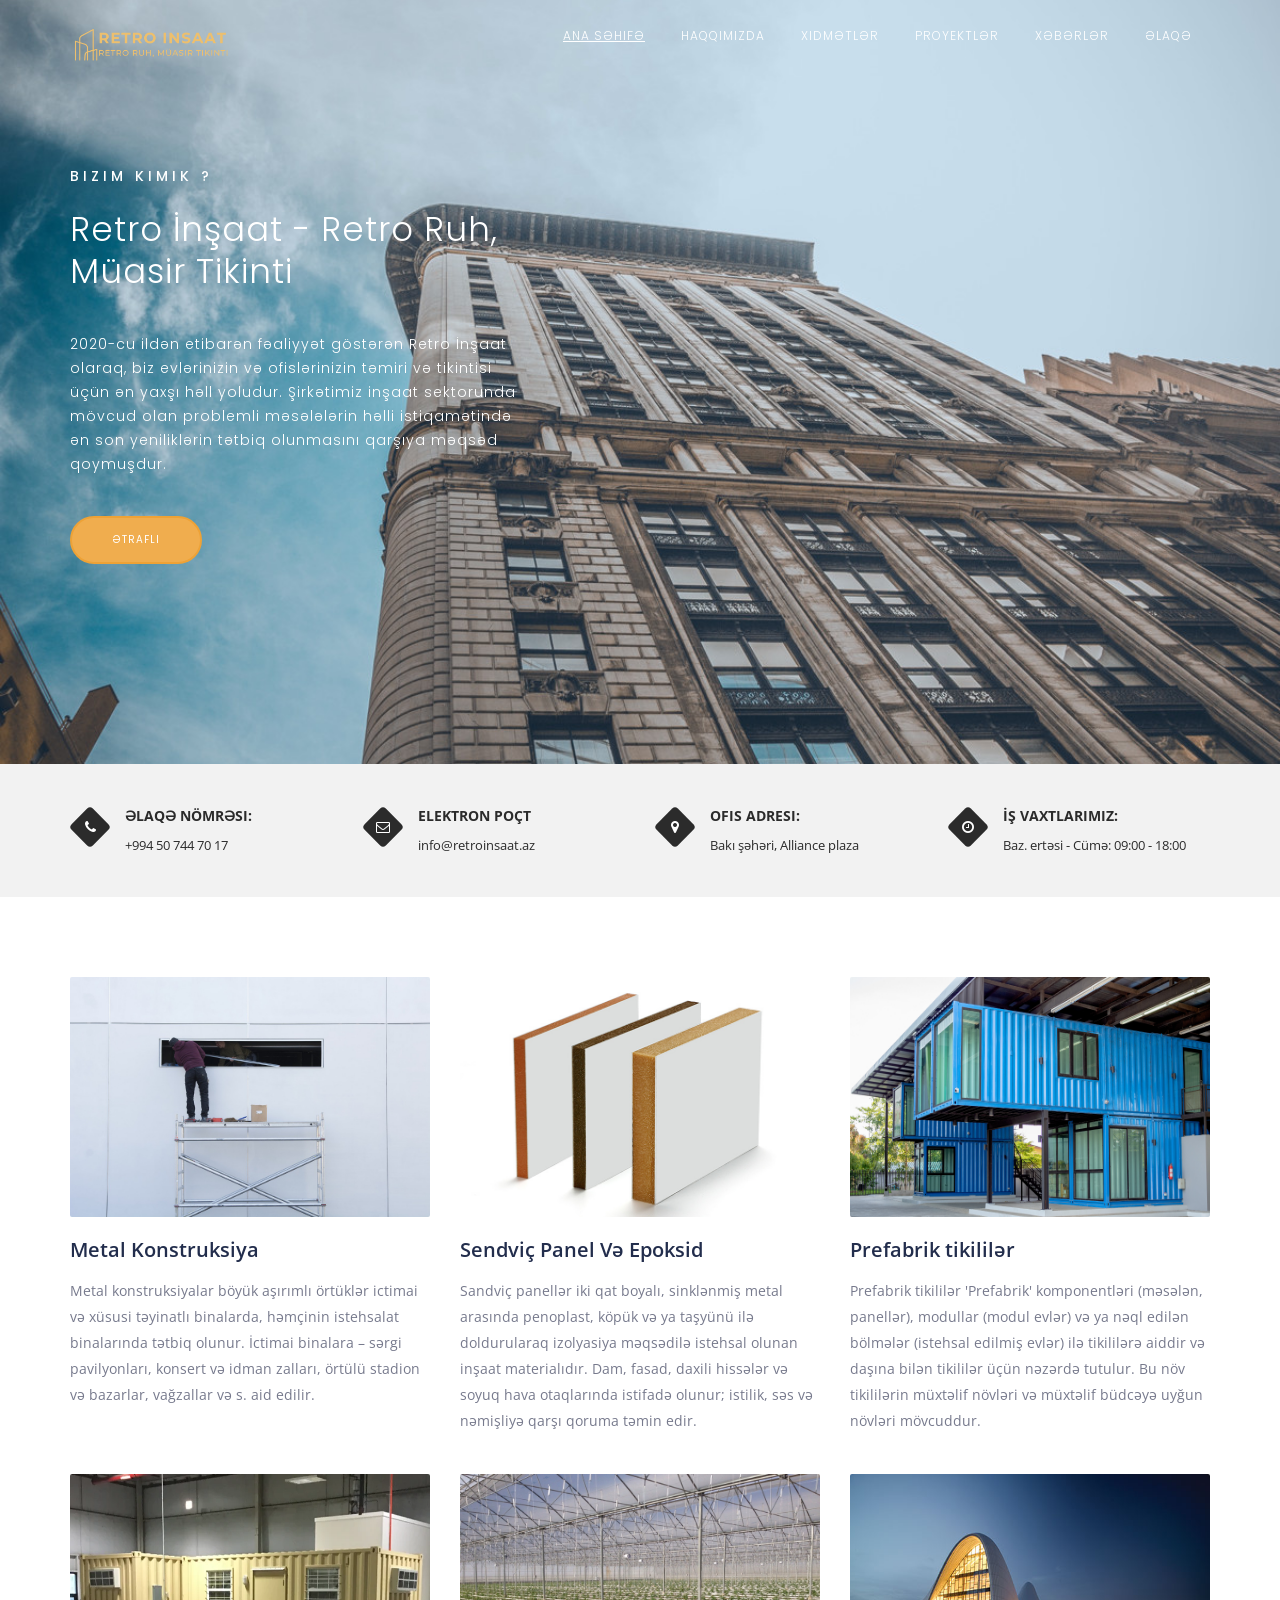
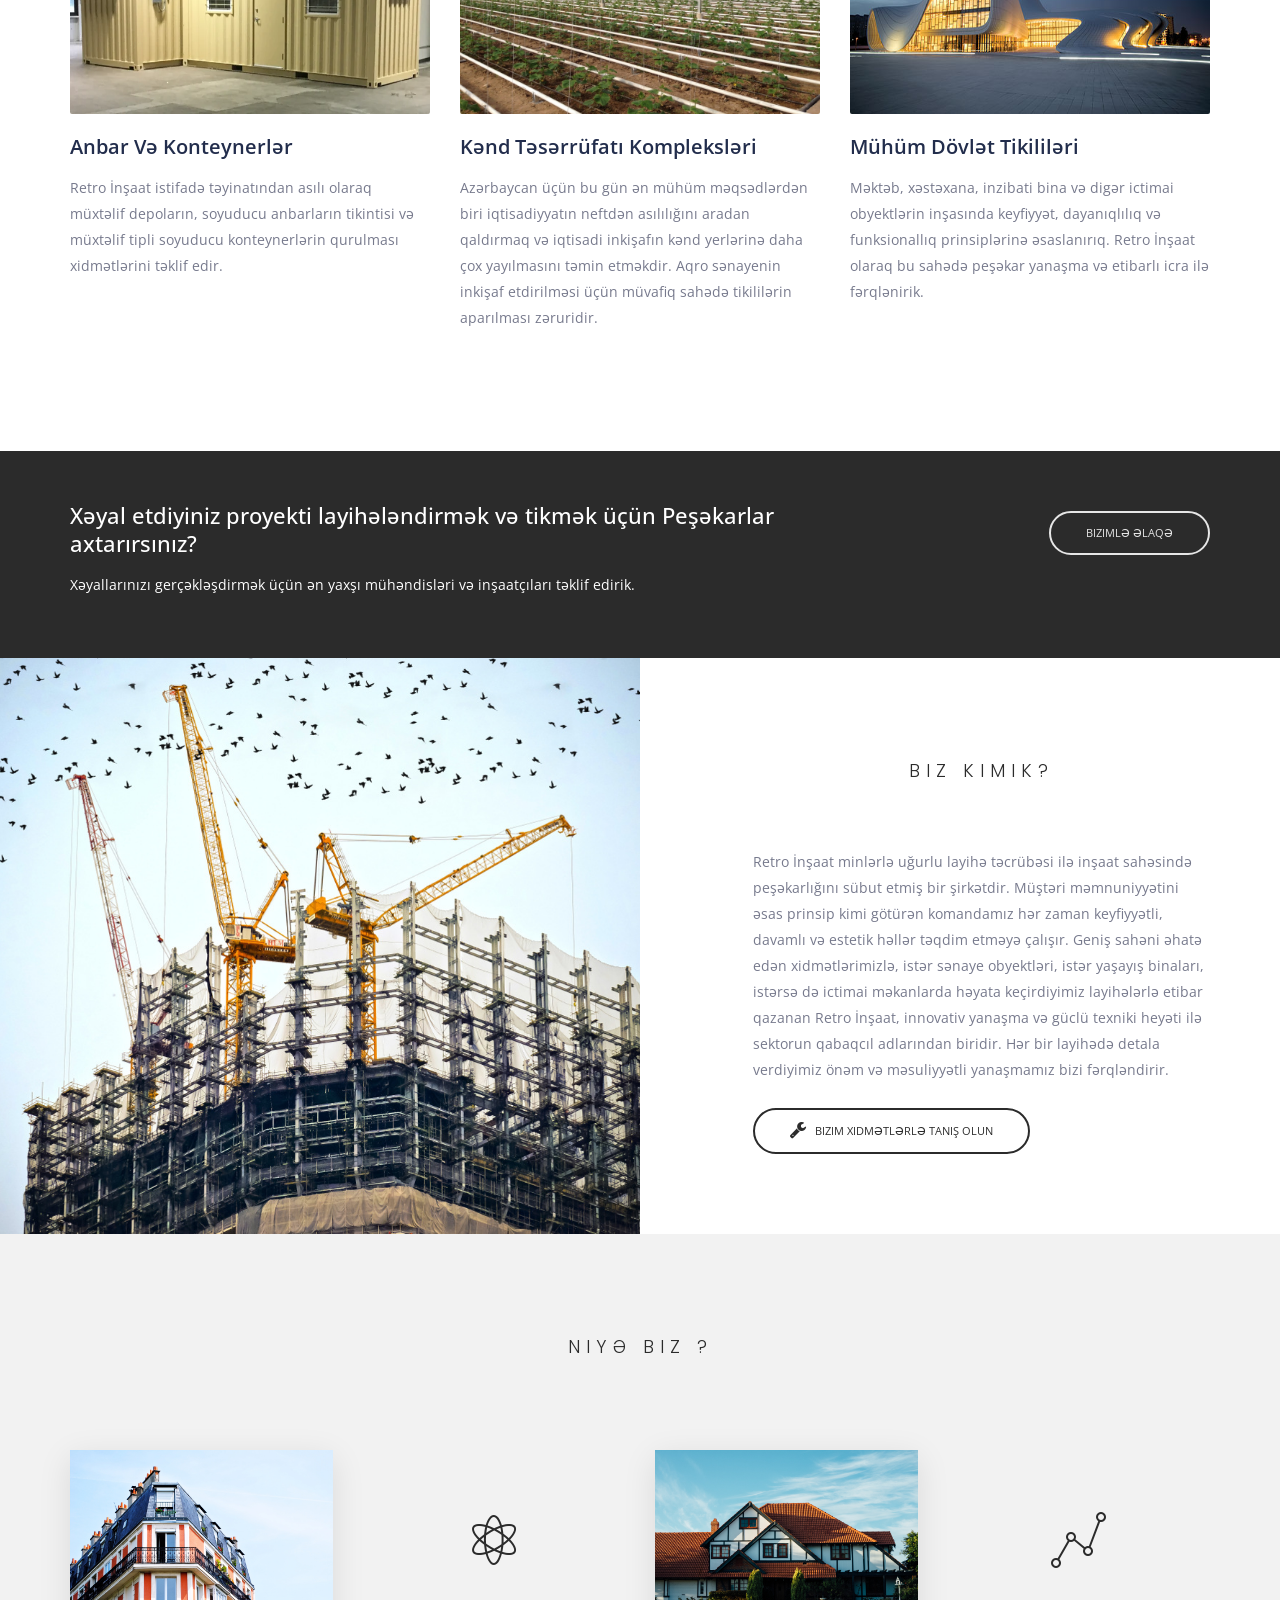
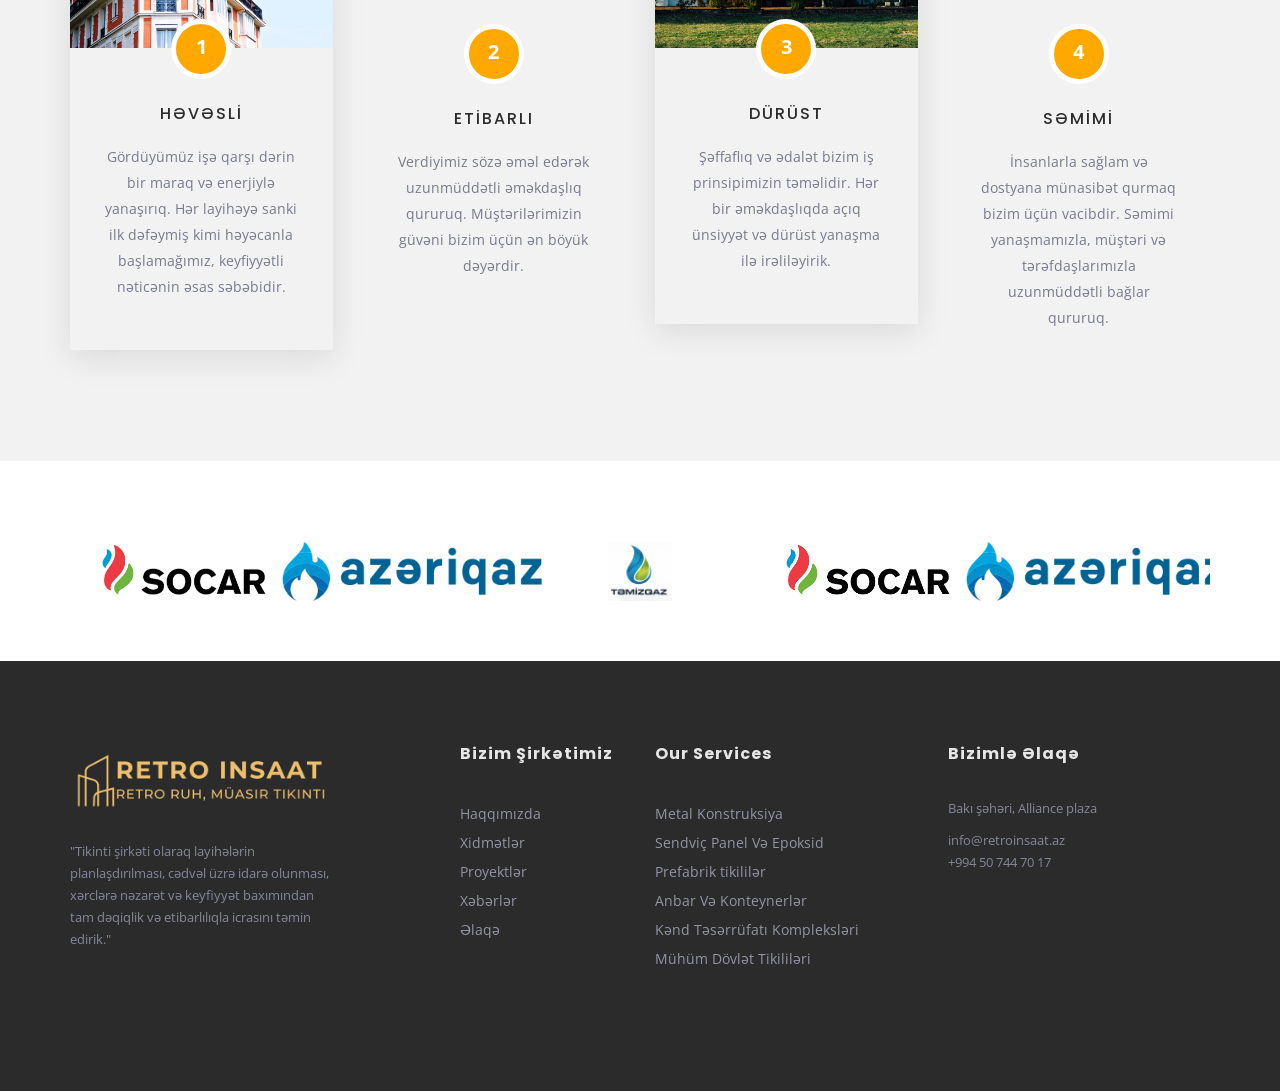
<file: index.html>
<!DOCTYPE html>
<html lang="en">
  <head>
    <meta charset="utf-8" />
    <meta http-equiv="X-UA-Compatible" content="IE=edge" />
    <meta name="viewport" content="width=device-width, initial-scale=1" />
    <meta
      name="description"
      content="construction is awesome bootstrap responsive construction business theme"
    />
    <meta
      name="keywords"
      content="construction, business, construction business, responsive, parallax, business theme"
    />
    <meta name="author" content="templateninja" />
    <title>Retro İnşaat</title>

    <!-- Bootstrap -->
    <link href="assets/bootstrap/css/bootstrap.min.css" rel="stylesheet" />
    <link
      href="https://fonts.googleapis.com/css?family=Open+Sans:400,700|Poppins:300,500"
      rel="stylesheet"
    />
    <link href="assets/css/font-awesome.min.css" rel="stylesheet" />
    <link href="assets/css/Pe-icon-7-stroke.css" rel="stylesheet" />
    <link href="assets/css/owl.carousel.css" rel="stylesheet" />
    <link href="assets/css/owl.theme.css" rel="stylesheet" />
    <link href="assets/css/magnific-popup.css" rel="stylesheet" />
    <link rel="stylesheet" type="text/css" href="assets/css/style.min.css" />

    <!-- HTML5 Shim and Respond.js IE8 support of HTML5 elements and media queries -->
    <!-- WARNING: Respond.js doesn't work if you view the page via file:// -->
    <!--[if lt IE 9]>
      <script src="assets/plugins/html5shiv.min.js"></script>
      <script src="assets/plugins/respond.min.js"></script>
    <![endif]-->
  </head>
  <body id="home" class="home">
    <!-- begin:header -->
    <div
      class="header"
      data-parallax="scroll"
      data-image-src="assets/img/img-header.jpg"
    >
      <!-- begin:topbar -->
      <!-- <div id="topbar" class="topbar">
        <div class="container">
          <div class="row">
            <div class="col-sm-8">
              <div class="nav-utility">
                <span class="nav-item"></span>
              </div><!-- .nav-utility -->
      <!-- </div>.col-sm-8 -->
      <!-- <div class="col-sm-4 hidden-xs"> -->
      <!-- <div class="nav-utility nav-right"> -->
      <!-- <a href="#" class="nav-item"><i class="fa fa-twitter"></i></a> -->
      <!-- <a href="#" class="nav-item"><i class="fa fa-facebook"></i></a> -->
      <!-- <a href="#" class="nav-item"><i class="fa fa-linkedin"></i></a> -->
      <!-- <a href="#" class="nav-item"><i class="fa fa-pinterest"></i></a> -->
      <!-- <a href="#" class="nav-item"><i class="fa fa-envelope-o"></i></a> -->
      <!-- </div>.nav-utility -->
      <!-- </div>.col-sm-4 -->
      <!-- </div>.row -->
      <!-- </div>.container -->
      <!-- </div>.topbar -->
      <!-- end:topbar -->

      <!-- begin:site-navigation -->
      <div class="site-header-affix-wrapper">
        <header id="masthead" class="site-header" role="banner">
          <div class="container">
            <div class="row">
              <div class="col-sm-3">
                <div class="site-branding">
                  <h1 class="site-title title-image">
                    <a href="index-2.html" rel="home"
                      ><img
                        src="./assets/img/logo/retroinsaat-logo.png"
                        alt="construction business"
                        class="img-responsive"
                    /></a>
                  </h1>
                </div>
                <!-- .site-branding -->
              </div>
              <!-- .col-sm-3 -->

              <div class="col-sm-9">
                <nav
                  id="site-navigation"
                  class="main-navigation"
                  role="navigation"
                >
                  <button
                    class="menu-toggle"
                    type="button"
                    aria-controls="primary-menu"
                    aria-expanded="false"
                  >
                    <span class="pe-7s-menu"></span
                    ><span class="sr-only">Əsas Menyu</span>
                  </button>

                  <div class="menu-testing-menu-container">
                    <ul
                      id="primary-menu"
                      class="menu nav-menu"
                      aria-expanded="false"
                    >
                      <li class="menu-item current-menu-item">
                        <a href="#">Ana səhifə</a>
                      </li>
                      <li class="menu-item">
                        <a href="#">Haqqımızda</a>
                      </li>
                      <li class="menu-item" aria-haspopup="true">
                        <a href="#">Xidmətlər</a>
                        <!-- <ul class="sub-menu">
                          <li class="menu-item current-menu-item">
                            <a href="service.html">All Services</a>
                          </li>
                          <li class="menu-item">
                            <a href="service-item.html"
                              >Construction Consultant</a
                            >
                          </li>
                          <li class="menu-item">
                            <a href="service-item.html">General Contracting</a>
                          </li>
                          <li class="menu-item">
                            <a href="service-item.html">House Renovation</a>
                          </li>
                          <li class="menu-item">
                            <a href="service-item.html"
                              >Construction Management</a
                            >
                          </li>
                          <li class="menu-item">
                            <a href="service-item.html">Design and Build</a>
                          </li>
                        </ul> -->
                      </li>
                      <!-- <li
                        class="menu-item menu-item-has-children"
                        aria-haspopup="true"
                      >
                        <a href="#">Features</a>
                        <ul class="sub-menu">
                          <li class="menu-item">
                            <a href="single.html">Single Post</a>
                          </li>
                          <li class="menu-item">
                            <a href="single-fullwidth.html"
                              >Single Post Full Width</a
                            >
                          </li>
                          <li class="menu-item">
                            <a href="page-fullwidth.html">Page Full Width</a>
                          </li>
                          <li class="menu-item">
                            <a href="page-sidebar.html">Page With Sidebar</a>
                          </li>
                          <li
                            class="menu-item menu-item-has-children"
                            aria-haspopup="true"
                          >
                            <a href="#">Shortcodes</a>
                            <ul class="sub-menu">
                              <li class="menu-item">
                                <a href="alert.html">Alert</a>
                              </li>
                              <li class="menu-item">
                                <a href="progress.html">Progress Bar</a>
                              </li>
                              <li class="menu-item">
                                <a href="social.html">Social Icon</a>
                              </li>
                              <li class="menu-item">
                                <a href="button.html">Button &amp; Label</a>
                              </li>
                              <li class="menu-item">
                                <a href="accordion.html">Accordion</a>
                              </li>
                              <li class="menu-item">
                                <a href="tab.html">Tabs</a>
                              </li>
                              <li class="menu-item">
                                <a href="pricing.html">Pricing</a>
                              </li>
                            </ul>
                          </li>
                          <li class="menu-item">
                            <a href="typography.html">Typography</a>
                          </li>
                          <li class="menu-item">
                            <a href="404.html">Not Found</a>
                          </li>
                          <li class="menu-item">
                            <a href="comingsoon.html">Comingsoon</a>
                          </li>
                        </ul>
                      </li> -->
                      <li class="menu-item">
                        <a href="#">Proyektlər</a>
                      </li>
                      <li class="menu-item">
                        <a href="#">Xəbərlər</a>
                      </li>
                      <li class="menu-item">
                        <a href="#">Əlaqə</a>
                      </li>
                    </ul>
                  </div>
                </nav>
                <!-- #site-navigation -->
              </div>
              <!-- .col-sm-9 -->
            </div>
            <!-- .row -->
          </div>
          <!-- .container -->
        </header>
        <!-- #masthead -->
      </div>
      <!-- .site-header-affix-wrapper -->
      <!-- end:site-navigation -->

      <div class="container">
        <div class="row">
          <div class="col-sm-5">
            <div class="header-caption">
              <span class="caption-subtitle">Bizim Kimik ?</span>
              <h2 class="caption-title">
                Retro İnşaat - Retro Ruh, Müasir Tikinti
              </h2>
              <p>
                2020-cu ildən etibarən fəaliyyət göstərən Retro İnşaat olaraq,
                biz evlərinizin və ofislərinizin təmiri və tikintisi üçün ən
                yaxşı həll yoludur. Şirkətimiz inşaat sektorunda mövcud olan
                problemli məsələlərin həlli istiqamətində ən son yeniliklərin
                tətbiq olunmasını qarşıya məqsəd qoymuşdur.
              </p>
              <div class="header-action-button">
                <a class="btn btn-warning btn-md" href="#">Ətraflı</a>
                <!-- <a class="btn btn-default btn-bordered btn-md" href="#"
                  >Learn more</a
                > -->
              </div>
              <!-- header-action-button -->
            </div>
            <!-- .header-caption -->
          </div>
          <!-- .col-sm-5 -->
        </div>
        <!-- .row -->
      </div>
      <!-- .container -->
    </div>
    <!-- #header -->
    <!-- end:header -->

    <!-- begin:additional-info -->
    <div
      id="additional-info"
      class="additional-info block-section bg-grey padd-20-top padd-40-btm"
    >
      <div class="container">
        <div class="row">
          <div class="col-md-3 col-sm-6">
            <div class="contact-item">
              <div class="contact-item-icon">
                <i class="fa fa-phone"></i>
              </div>
              <!-- .contact-item-icon -->
              <h4 class="contact-item-title">Əlaqə nömrəsi:</h4>
              <div class="contact-item-info">+994 50 744 70 17</div>
            </div>
            <!-- .contact-item -->
          </div>
          <!-- .col-# -->

          <div class="col-md-3 col-sm-6">
            <div class="contact-item">
              <div class="contact-item-icon">
                <i class="fa fa-envelope-o"></i>
              </div>
              <!-- .contact-item-icon -->
              <h4 class="contact-item-title">Elektron poçt</h4>
              <div class="contact-item-info">info@retroinsaat.az</div>
            </div>
            <!-- .contact-item -->
          </div>
          <!-- .col-# -->

          <div class="col-md-3 col-sm-6">
            <div class="contact-item">
              <div class="contact-item-icon">
                <i class="fa fa-map-marker"></i>
              </div>
              <!-- .contact-item-icon -->
              <h4 class="contact-item-title">Ofis adresi:</h4>
              <div class="contact-item-info">Bakı şəhəri, Alliance plaza</div>
            </div>
            <!-- .contact-item -->
          </div>
          <!-- .col-# -->

          <div class="col-md-3 col-sm-6">
            <div class="contact-item">
              <div class="contact-item-icon">
                <i class="fa fa-clock-o"></i>
              </div>
              <!-- .contact-item-icon -->
              <h4 class="contact-item-title">İş vaxtlarımız:</h4>
              <div class="contact-item-info">
                Baz. ertəsi - Cümə: 09:00 - 18:00
              </div>
            </div>
            <!-- .contact-item -->
          </div>
          <!-- .col-# -->
        </div>
        <!-- .row -->
      </div>
      <!-- container -->
    </div>
    <!-- #additional-info -->
    <!-- end:additional-info -->

    <!-- begin:service -->
    <div id="service" class="service content-section bg-white">
      <div class="container">
        <div class="row">
          <div class="col-md-4">
            <div class="blog-entry">
              <a href="#" class="blog-entry-thumbnail">
                <img
                  src="./assets/img/img-service-01.jpg"
                  alt="metal roofting"
                  class="img-responsive"
                />
              </a>
              <div class="blog-entry-header">
                <h2 class="entry-title">
                  <a href="#" rel="bookmark">Metal Konstruksiya</a>
                </h2>
              </div>
              <!-- .blog-entry-header -->
              <div class="blog-entry-content">
                <p>
                  Metal konstruksiyalar böyük aşırımlı örtüklər ictimai və
                  хüsusi təyinatlı binalarda, həmçinin istehsalat binalarında
                  tətbiq olunur. İctimai binalara – sərgi pavilyonları, konsert
                  və idman zalları, örtülü stadion və bazarlar, vağzallar və s.
                  aid edilir.
                </p>
                <!-- <p><a href="#" class="read-more">Read more &#43;</a></p> -->
              </div>
              <!-- .blog-entry-content -->
            </div>
            <!-- .blog-entry -->
          </div>
          <!-- .col-md-4 -->

          <div class="col-md-4">
            <div class="blog-entry">
              <a href="#" class="blog-entry-thumbnail">
                <img
                  src="./assets/img/other/download.jpg"
                  alt="green building"
                  class="img-responsive"
                  width="100%"
                />
              </a>
              <div class="blog-entry-header">
                <h2 class="entry-title">
                  <a href="#" rel="bookmark">Sendviç Panel Və Epoksid</a>
                </h2>
              </div>
              <!-- .blog-entry-header -->
              <div class="blog-entry-content">
                <p>
                  Sandviç panellər iki qat boyalı, sinklənmiş metal arasında
                  penoplast, köpük və ya taşyünü ilə doldurularaq izolyasiya
                  məqsədilə istehsal olunan inşaat materialıdır. Dam, fasad,
                  daxili hissələr və soyuq hava otaqlarında istifadə olunur;
                  istilik, səs və nəmişliyə qarşı qoruma təmin edir.
                </p>
                <!-- <p><a href="#" class="read-more">Read more &#43;</a></p> -->
              </div>
              <!-- .blog-entry-content -->
            </div>
            <!-- .blog-entry -->
          </div>
          <!-- .col-md-4 -->
          <div class="col-md-4">
            <div class="blog-entry">
              <a href="#" class="blog-entry-thumbnail">
                <img
                  src="./assets/img/other/Modular-Main-Image.webp"
                  alt="green building"
                  class="img-responsive"
                  width="100%"
                  style="aspect-ratio: 3/2"
                />
              </a>
              <div class="blog-entry-header">
                <h2 class="entry-title">
                  <a href="#" rel="bookmark">Prefabrik tikililər</a>
                </h2>
              </div>
              <!-- .blog-entry-header -->
              <div class="blog-entry-content">
                <p>
                  Prefabrik tikililər 'Prefabrik' komponentləri (məsələn,
                  panellər), modullar (modul evlər) və ya nəql edilən bölmələr
                  (istehsal edilmiş evlər) ilə tikililərə aiddir və daşına bilən
                  tikililər üçün nəzərdə tutulur. Bu növ tikililərin müxtəlif
                  növləri və müxtəlif büdcəyə uyğun növləri mövcuddur.
                </p>
                <!-- <p><a href="#" class="read-more">Read more &#43;</a></p> -->
              </div>
              <!-- .blog-entry-content -->
            </div>
            <!-- .blog-entry -->
          </div>
          <div class="col-md-4">
            <div class="blog-entry">
              <a href="#" class="blog-entry-thumbnail">
                <img
                  src="./assets/img/other/warehouse_2containers (1).webp"
                  alt="green building"
                  class="img-responsive"
                  width="100%"
                  style="aspect-ratio: 3/2"
                />
              </a>
              <div class="blog-entry-header">
                <h2 class="entry-title">
                  <a href="#" rel="bookmark">Anbar Və Konteynerlər</a>
                </h2>
              </div>
              <!-- .blog-entry-header -->
              <div class="blog-entry-content">
                <p>
                  Retro İnşaat istifadə təyinatından asılı olaraq müxtəlif
                  depoların, soyuducu anbarların tikintisi və müxtəlif tipli
                  soyuducu konteynerlərin qurulması xidmətlərini təklif edir.
                </p>
                <!-- <p><a href="#" class="read-more">Read more &#43;</a></p> -->
              </div>
              <!-- .blog-entry-content -->
            </div>
            <!-- .blog-entry -->
          </div>
          <div class="col-md-4">
            <div class="blog-entry">
              <a href="#" class="blog-entry-thumbnail">
                <img
                  src="./assets/img/other/1439208945521333951_1200x630.jpg"
                  alt="green building"
                  class="img-responsive"
                  width="100%"
                  style="aspect-ratio: 3/2"
                />
              </a>
              <div class="blog-entry-header">
                <h2 class="entry-title">
                  <a href="#" rel="bookmark">Kənd Təsərrüfatı Kompleksləri</a>
                </h2>
              </div>
              <!-- .blog-entry-header -->
              <div class="blog-entry-content">
                <p>
                  Azərbaycan üçün bu gün ən mühüm məqsədlərdən biri
                  iqtisadiyyatın neftdən asılılığını aradan qaldırmaq və
                  iqtisadi inkişafın kənd yerlərinə daha çox yayılmasını təmin
                  etməkdir. Aqro sənayenin inkişaf etdirilməsi üçün müvafiq
                  sahədə tikililərin aparılması zəruridir.
                </p>
                <!-- <p><a href="#" class="read-more">Read more &#43;</a></p> -->
              </div>
              <!-- .blog-entry-content -->
            </div>
            <!-- .blog-entry -->
          </div>
          <div class="col-md-4">
            <div class="blog-entry">
              <a href="#" class="blog-entry-thumbnail">
                <img
                  src="./assets/img/other/_FKH1232.jpg"
                  alt="green building"
                  class="img-responsive"
                  width="100%"
                  style="aspect-ratio: 3/2"
                />
              </a>
              <div class="blog-entry-header">
                <h2 class="entry-title">
                  <a href="#" rel="bookmark">Mühüm Dövlət Tikililəri</a>
                </h2>
              </div>
              <!-- .blog-entry-header -->
              <div class="blog-entry-content">
                <p>
                  Məktəb, xəstəxana, inzibati bina və digər ictimai obyektlərin
                  inşasında keyfiyyət, dayanıqlılıq və funksionallıq
                  prinsiplərinə əsaslanırıq. Retro İnşaat olaraq bu sahədə
                  peşəkar yanaşma və etibarlı icra ilə fərqlənirik.
                </p>
                <!-- <p><a href="#" class="read-more">Read more &#43;</a></p> -->
              </div>
              <!-- .blog-entry-content -->
            </div>
            <!-- .blog-entry -->
          </div>
          <!-- .col-md-4 -->
          <!-- <div class="col-md-4">
            <ul class="blog-entry-list">
              <li>
                <span class="entry-post-thumbnail">
                  <img
                    src="assets/img/img-service-03.jpg"
                    alt="construction Consultant"
                  />
                </span>
                <div class="entry-post-content">
                  <h4 class="entry-post-title">
                    <a href="#">Construction Consultant</a>
                  </h4>
                  <p>
                    Process of Consultation Whether you know exactly how you ...
                  </p>
                </div>
              </li>
              <li>
                <span class="entry-post-thumbnail">
                  <img
                    src="assets/img/img-service-04.jpg"
                    alt="General Contracting"
                  />
                </span>
                <div class="entry-post-content">
                  <h4 class="entry-post-title">
                    <a href="#">General Contracting</a>
                  </h4>
                  <p>
                    Construction With a reputation built on offering superior
                    ...
                  </p>
                </div>
              </li>
              <li>
                <span class="entry-post-thumbnail">
                  <img
                    src="assets/img/img-service-05.jpg"
                    alt="Construction Management"
                  />
                </span>
                <div class="entry-post-content">
                  <h4 class="entry-post-title">
                    <a href="#">Construction Management</a>
                  </h4>
                  <p>
                    We offer commitment at all levels of building project, from
                    preparing ...
                  </p>
                </div>
              </li>
              <li>
                <span class="entry-post-thumbnail">
                  <img
                    src="assets/img/img-service-06.jpg"
                    alt="House Renovation"
                  />
                </span>
                <div class="entry-post-content">
                  <h4 class="entry-post-title">
                    <a href="#">House Renovation</a>
                  </h4>
                  <p>
                    Interior There are a number of great reasons to makeover ...
                  </p>
                </div>
              </li>
            </ul>
          </div> -->
          <!-- .col-md-4 -->
        </div>
        <!-- .row -->
      </div>
      <!-- container -->
    </div>
    <!-- #service -->
    <!-- end:service -->

    <!-- begin:work -->
    <!-- <div id="work" class="work content-section bg-grey">
      <div class="container">
        <div class="row">
          <div class="col-md-12">
            <div class="section-title">
              <h2>Our Works</h2>
            </div>
          </div>
        </div>

        <div class="row">
          <div class="col-md-12">
            <ul class="work-filter">
              <li class="active" data-filter="*"><a href="#">All works</a></li>
              <li data-filter=".buildings">
                <a href="#buildings">Buildings</a>
              </li>
              <li data-filter=".interior-design">
                <a href="#interior-design">Interior Design</a>
              </li>
              <li data-filter=".isolation">
                <a href="#isolation">Isolation</a>
              </li>
              <li data-filter=".house-renovation">
                <a href="#house-renovation">House Renovation</a>
              </li>
            </ul>

            <ul class="work-grid">
              <li class="work-item buildings">
                <a
                  href="assets/img/img-work-01.jpg"
                  title="Avenue Hotels"
                  class="image-lightbox"
                >
                  <div class="work-item-image">
                    <img src="assets/img/img-work-01.jpg" alt="Avenue Hotels" />
                  </div>
                  <div class="work-item-info">
                    <h4 class="work-item-title">Avenue Hotels</h4>
                    <span class="work-item-desc">Buildings</span>
                  </div>
                </a>
              </li>
              <li class="work-item interior-design">
                <a
                  href="assets/img/img-work-02.jpg"
                  title="Mark Bedroom"
                  class="image-lightbox"
                >
                  <div class="work-item-image">
                    <img src="assets/img/img-work-02.jpg" alt="Mark Bedroom" />
                  </div>
                  <div class="work-item-info">
                    <h4 class="work-item-title">Mark Bedroom</h4>
                    <span class="work-item-desc">Interior Design</span>
                  </div>
                </a>
              </li>
              <li class="work-item buildings">
                <a
                  href="assets/img/img-work-03.jpg"
                  title="Edu Hostel"
                  class="image-lightbox"
                >
                  <div class="work-item-image">
                    <img src="assets/img/img-work-03.jpg" alt="Edu Hostel" />
                  </div>
                  <div class="work-item-info">
                    <h4 class="work-item-title">Edu Hostel</h4>
                    <span class="work-item-desc">Buildings</span>
                  </div>
                </a>
              </li>
              <li class="work-item isolation house-renovation">
                <a
                  href="assets/img/img-work-04.jpg"
                  title="Alan Home"
                  class="image-lightbox"
                >
                  <div class="work-item-image">
                    <img src="assets/img/img-work-04.jpg" alt="Alan Home" />
                  </div>
                  <div class="work-item-info">
                    <h4 class="work-item-title">Alan Home</h4>
                    <span class="work-item-desc">Isolation</span>
                  </div>
                </a>
              </li>
              <li class="work-item interior-design house-renovation">
                <a
                  href="assets/img/img-work-05.jpg"
                  title="Jannet Home"
                  class="image-lightbox"
                >
                  <div class="work-item-image">
                    <img src="assets/img/img-work-05.jpg" alt="Jannet Home" />
                  </div>
                  <div class="work-item-info">
                    <h4 class="work-item-title">Jannet Home</h4>
                    <span class="work-item-desc">House Renovation</span>
                  </div>
                </a>
              </li>
              <li class="work-item design photography">
                <a
                  href="assets/img/img-work-06.jpg"
                  title="Papa Ron's Restaurant"
                  class="image-lightbox"
                >
                  <div class="work-item-image">
                    <img
                      src="assets/img/img-work-06.jpg"
                      alt="Papa Ron's Restaurant"
                    />
                  </div>
                  <div class="work-item-info">
                    <h4 class="work-item-title">Papa Ron's Restaurant</h4>
                    <span class="work-item-desc">Interior Design</span>
                  </div>
                </a>
              </li>
            </ul>
          </div>
        </div>
      </div>
    </div> -->
    <!-- #work -->
    <!-- end:work -->

    <!-- begin:cta -->
    <div id="cta" class="cta block-section padd-40-top padd-40-btm bg-dark">
      <div class="container">
        <div class="row">
          <div class="col-sm-8">
            <h4>
              Xəyal etdiyiniz proyekti layihələndirmək və tikmək üçün Peşəkarlar
              axtarırsınız?
            </h4>
            <p>
              Xəyallarınızı gerçəkləşdirmək üçün ən yaxşı mühəndisləri və
              inşaatçıları təklif edirik.
            </p>
          </div>
          <!-- .col-sm-6 -->
          <div class="col-sm-4 text-right marg-20-top">
            <a href="tel:+994507447017" class="button">Bizimlə əlaqə</a>
          </div>
        </div>
        <!-- .row -->
      </div>
      <!-- .container -->
    </div>
    <!-- #cta -->
    <!-- end:cta -->

    <!-- begin:about -->
    <div id="about" class="block-section image-block bg-white">
      <div class="container-fluid container-no-padding">
        <div class="row row-no-margin">
          <div class="image-block-item col-md-6 col-sm-5 col-xs-12">
            <div
              class="image-block-item-background"
              style="background-image: url('./assets/img/img-content-03.jpg')"
            ></div>
          </div>
          <!-- .image-block-item -->
        </div>
        <!-- .row -->
      </div>
      <!-- .container-fluid -->

      <div class="container clear">
        <div class="row">
          <div
            class="col-md-5 col-md-offset-7 col-sm-6 col-sm-offset-6 col-xs-10 col-xs-offset-1 padd-80-top padd-60-btm"
          >
            <div class="section-title">
              <h2>Biz kimik?</h2>
            </div>
            <p>
              Retro İnşaat minlərlə uğurlu layihə təcrübəsi ilə inşaat sahəsində
              peşəkarlığını sübut etmiş bir şirkətdir. Müştəri məmnuniyyətini
              əsas prinsip kimi götürən komandamız hər zaman keyfiyyətli,
              davamlı və estetik həllər təqdim etməyə çalışır. Geniş sahəni
              əhatə edən xidmətlərimizlə, istər sənaye obyektləri, istər yaşayış
              binaları, istərsə də ictimai məkanlarda həyata keçirdiyimiz
              layihələrlə etibar qazanan Retro İnşaat, innovativ yanaşma və
              güclü texniki heyəti ilə sektorun qabaqcıl adlarından biridir. Hər
              bir layihədə detala verdiyimiz önəm və məsuliyyətli yanaşmamız
              bizi fərqləndirir.
            </p>
            <p>
              <a class="button btn-danger" href="#service"
                ><i class="fa fa-wrench"></i> Bizim xidmətlərlə tanış olun</a
              >
            </p>
          </div>
          <!-- .col-## -->
        </div>
        <!-- .row -->
      </div>
      <!-- .container -->
    </div>
    <!-- #about -->
    <!-- end:about -->

    <!-- begin:why -->
    <div id="why" class="why content-section bg-grey">
      <div class="container">
        <div class="row">
          <div class="col-md-12">
            <div class="section-title">
              <h2>Niyə Biz ?</h2>
            </div>
          </div>
          <!-- .col-md-12 -->
        </div>
        <!-- .row -->
        <div class="row">
          <div class="col-md-3 col-sm-6">
            <div class="process-item highlight text-center">
              <img src="assets/img/img-work-01.jpg" class="img-responsive" />
              <div class="process-item-content">
                <span class="process-item-number">1</span>
                <h3 class="process-item-title">HƏVƏSLİ</h3>
                <p>
                  Gördüyümüz işə qarşı dərin bir maraq və enerjiylə yanaşırıq.
                  Hər layihəyə sanki ilk dəfəymiş kimi həyəcanla başlamağımız,
                  keyfiyyətli nəticənin əsas səbəbidir.
                </p>
              </div>
              <!-- .process-item-content -->
            </div>
            <!-- .process-item -->
          </div>
          <!-- .col-## -->
          <div class="col-md-3 col-sm-6">
            <div class="process-item text-center">
              <div class="process-item-icon">
                <span class="pe-7s-science"></span>
              </div>
              <div class="process-item-content">
                <span class="process-item-number">2</span>
                <h3 class="process-item-title">ETİBARLI</h3>
                <p>
                  Verdiyimiz sözə əməl edərək uzunmüddətli əməkdaşlıq qururuq.
                  Müştərilərimizin güvəni bizim üçün ən böyük dəyərdir.
                </p>
              </div>
              <!-- .process-item-content -->
            </div>
            <!-- .process-item -->
          </div>
          <!-- .col-## -->
          <div class="col-md-3 col-sm-6">
            <div class="process-item highlight text-center">
              <img src="assets/img/img-work-04.jpg" class="img-responsive" />
              <div class="process-item-content">
                <span class="process-item-number">3</span>
                <h3 class="process-item-title">DÜRÜST</h3>
                <p>
                  Şəffaflıq və ədalət bizim iş prinsipimizin təməlidir. Hər bir
                  əməkdaşlıqda açıq ünsiyyət və dürüst yanaşma ilə irəliləyirik.
                </p>
              </div>
              <!-- .process-item-content -->
            </div>
            <!-- .process-item -->
          </div>
          <!-- .col-## -->
          <div class="col-md-3 col-sm-6">
            <div class="process-item text-center">
              <div class="process-item-icon">
                <span class="pe-7s-graph1"></span>
              </div>
              <div class="process-item-content">
                <span class="process-item-number">4</span>
                <h3 class="process-item-title">SƏMİMİ</h3>
                <p>
                  İnsanlarla sağlam və dostyana münasibət qurmaq bizim üçün
                  vacibdir. Səmimi yanaşmamızla, müştəri və tərəfdaşlarımızla
                  uzunmüddətli bağlar qururuq.
                </p>
              </div>
              <!-- .process-item-content -->
            </div>
            <!-- .process-item -->
          </div>
          <!-- .col-## -->
        </div>
        <!-- .row -->
      </div>
      <!-- .container -->
    </div>
    <!-- #why -->
    <!-- end:why -->

    <!-- begin:testimonial -->
    <!-- <div id="testimonial" class="block-section image-block bg-light">
      <div class="container-fluid container-no-padding">
        <div class="row row-no-margin">
          <div
            class="image-block-item col-md-6 col-md-offset-6 col-sm-5 col-xs-12"
          >
            <div
              class="image-block-item-background"
              style="background-image: url('assets/img/img-content-03.jpg')"
            ></div>
          </div>
        </div>
      </div>

      <div class="container clear">
        <div class="row">
          <div
            class="col-md-5 col-md-offset-0 col-sm-7 col-sm-offset-5 padd-60-top padd-100-btm"
          >
            <div class="section-title">
              <h2>What People Says</h2>
            </div>
            <div
              class="carousel slide testimony-dark"
              id="testimony"
              data-ride="carousel"
            >
              <ol class="carousel-indicators">
                <li
                  data-target="#testimony"
                  data-slide-to="0"
                  class="active"
                ></li>
                <li data-target="#testimony" data-slide-to="1" class=""></li>
              </ol>
              <div class="carousel-inner" role="listbox">
                <div class="item active">
                  <p>
                    Recently we had to redesign our landing page and were
                    looking for a template that fit our needs. We found this
                    template which far exceeded our expectations
                  </p>
                  <img
                    class="testimony-item-image"
                    src="assets/img/img-testimony-01.jpg"
                  />
                  <span class="testimony-item-source source-alt"
                    ><strong>David Groot</strong> Shark Inc.</span
                  >
                </div>
                <div class="item">
                  <p>
                    I don't know what else to say. It had everything we wanted
                    and was better designed than anything we could have
                    accomplished on our own. Thanks for the great work.
                  </p>
                  <img
                    class="testimony-item-image"
                    src="assets/img/img-testimony-02.jpg"
                  />
                  <span class="testimony-item-source source-alt"
                    ><strong>Max Well</strong> Cooldad</span
                  >
                </div>
              </div>
            </div>
          </div>
        </div>
      </div>
    </div> -->
    <!-- #testimonial -->
    <!-- end:testimonial -->

    <!-- begin:client -->
    <div
      id="client"
      class="client block-section bg-white padd-40-top padd-40-btm"
    >
      <div class="container">
        <div class="row">
          <div class="col-md-12">
            <div
              id="slider-thumbnail"
              class="owl-carousel owl-theme client-slider slider-carousel navigation-hide"
            >
              <div class="item client-logo">
                <a href="#">
                  <img src="assets/img/img-client-01.png" alt="client" />
                </a>
              </div>
              <div class="item client-logo">
                <a href="#">
                  <img src="assets/img/img-client-02.png" alt="client" />
                </a>
              </div>
              <div class="item client-logo">
                <a href="#">
                  <img src="assets/img/img-client-03.png" alt="client" />
                </a>
              </div>
              <div class="item client-logo">
                <a href="#">
                  <img src="assets/img/img-client-01.png" alt="client" />
                </a>
              </div>
              <div class="item client-logo">
                <a href="#">
                  <img src="assets/img/img-client-02.png" alt="client" />
                </a>
              </div>
              <div class="item client-logo">
                <a href="#">
                  <img src="assets/img/img-client-03.png" alt="client" />
                </a>
              </div>
              <div class="item client-logo">
                <a href="#">
                  <img src="assets/img/img-client-01.png" alt="client" />
                </a>
              </div>
            </div>

            <!-- #slider-thumbnail -->
          </div>
          <!-- .col-md-12 -->
        </div>
        <!-- .row -->
      </div>
      <!-- .container -->
    </div>
    <!-- #client -->
    <!-- end:client -->

    <!-- begin:footer -->
    <footer id="colophon" class="site-footer bg-black" role="contentinfo">
      <div class="container">
        <div class="row">
          <div class="col-md-3 col-sm-6">
            <section class="widget">
              <img
                src="./assets/img/logo/retroinsaat-logo.png"
                alt="bootstrap theme for construction companies"
                class="img-responsive marg-20-btm marg-20-top"
              />
              <p>
                "Tikinti şirkəti olaraq layihələrin planlaşdırılması, cədvəl
                üzrə idarə olunması, xərclərə nəzarət və keyfiyyət baxımından
                tam dəqiqlik və etibarlılıqla icrasını təmin edirik."
              </p>
            </section>
            <!-- .widget -->
          </div>
          <!-- .col-## -->

          <div class="col-md-2 col-sm-6 col-md-offset-1 col-sm-offset-0">
            <section class="widget">
              <h3 class="widget-title">Bizim Şirkətimiz</h3>
              <ul>
                <li><a href="#">Haqqımızda</a></li>
                <li><a href="#">Xidmətlər</a></li>
                <li><a href="#">Proyektlər</a></li>
                <li><a href="#">Xəbərlər</a></li>
                <li><a href="#">Əlaqə</a></li>
              </ul>
            </section>
            <!-- .widget -->
          </div>
          <!-- .col-## -->

          <div class="col-md-3 col-sm-6">
            <section class="widget">
              <h3 class="widget-title">Our Services</h3>
              <ul>
                <li><a href="#">Metal Konstruksiya</a></li>
                <li><a href="#">Sendviç Panel Və Epoksid </a></li>
                <li><a href="#">Prefabrik tikililər</a></li>
                <li><a href="#">Anbar Və Konteynerlər</a></li>
                <li><a href="#">Kənd Təsərrüfatı Kompleksləri</a></li>
                <li><a href="#">Mühüm Dövlət Tikililəri</a></li>
              </ul>
            </section>
            <!-- .widget -->
          </div>
          <!-- .col-## -->

          <div class="col-md-3 col-sm-6">
            <section class="widget">
              <h3 class="widget-title">Bizimlə Əlaqə</h3>
              <p>Bakı şəhəri, Alliance plaza</p>
              <p>
                info@retroinsaat.az<br />
                +994 50 744 70 17
              </p>
            </section>
          </div>
          <!-- .col-## -->
        </div>
        <!-- .row -->
      </div>
      <!-- .container -->
    </footer>
    <!-- #colophon -->
    <!-- end:footer -->

    <!-- begin:copyright -->
    <!-- <section id="copyright" class="copyright bg-black">
      <div class="container">
        <div class="row">
          <div class="col-sm-6 copy-left">
            <p>
              <a target="_blank" href="https://www.templateshub.net"
                >Templates Hub</a
              >. All Right Reserved.
            </p>
          </div>

          <div class="col-sm-6 copy-right">
            <ul class="social-icon">
              <li>
                <a href="#" target="_blank" class="icon-twitter"
                  ><i class="fa fa-twitter"></i
                ></a>
              </li>
              <li>
                <a href="#" target="_blank" class="icon-facebook"
                  ><i class="fa fa-facebook-square"></i
                ></a>
              </li>
              <li>
                <a href="#" target="_blank" class="icon-youtube"
                  ><i class="fa fa-youtube"></i
                ></a>
              </li>
              <li>
                <a href="#" target="_blank" class="icon-instagram"
                  ><i class="fa fa-instagram"></i
                ></a>
              </li>
            </ul>
          </div>
        </div>
      </div>
    </section> -->
    <!-- #copyright -->
    <!-- begin:copyright -->

    <!-- jQuery (necessary for Bootstrap's JavaScript plugins) -->
    <script src="assets/plugins/jquery.min.js"></script>
    <!-- Include all compiled plugins (below), or include individual files as needed -->
    <script src="assets/bootstrap/js/bootstrap.min.js"></script>
    <script src="assets/plugins/parallax.min.js"></script>
    <script src="assets/js/navigation.js"></script>
    <script src="assets/plugins/jquery.easing.js"></script>
    <script src="assets/plugins/jquery.magnific-popup.min.js"></script>
    <script src="assets/plugins/imagesloaded.pkgd.min.js"></script>
    <script src="assets/plugins/isotope.pkgd.min.js"></script>
    <script src="assets/plugins/owl.carousel.min.js"></script>
    <script src="assets/js/script.min.js"></script>
  </body>
</html>
</file>
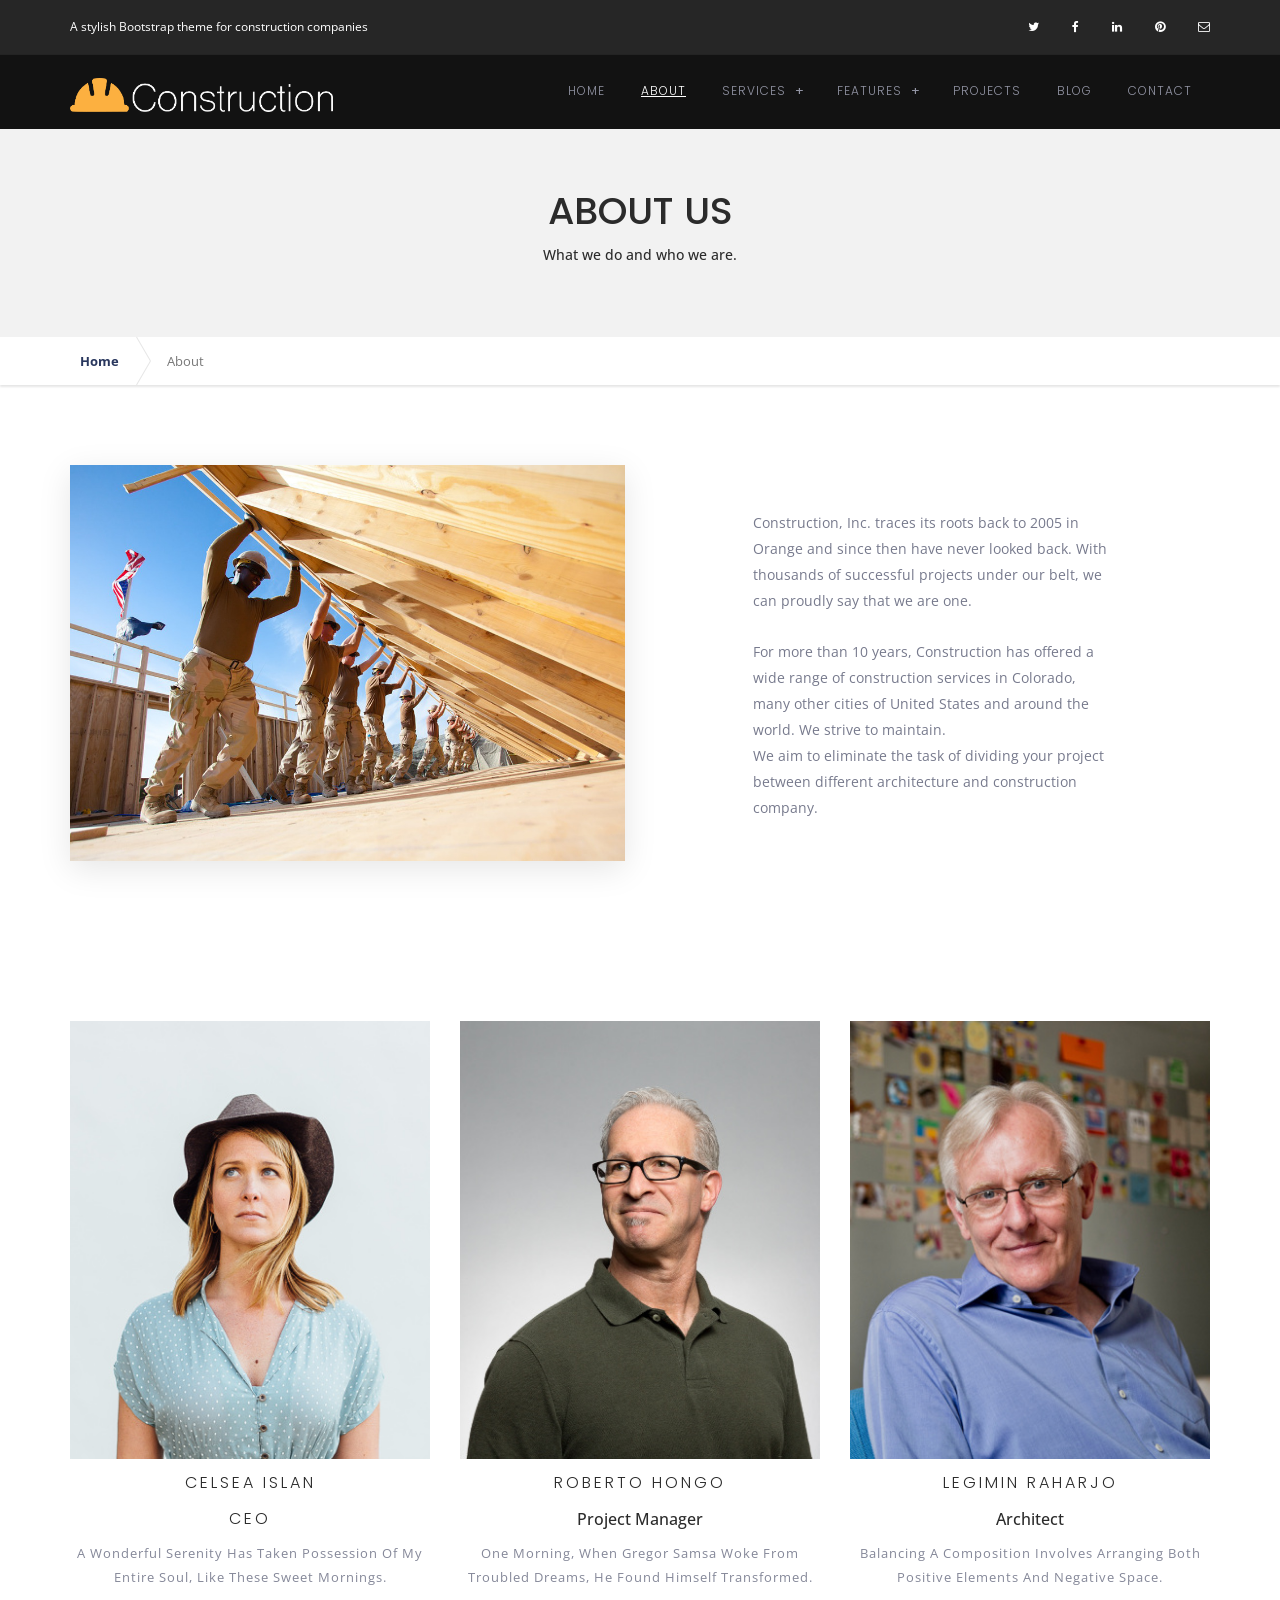
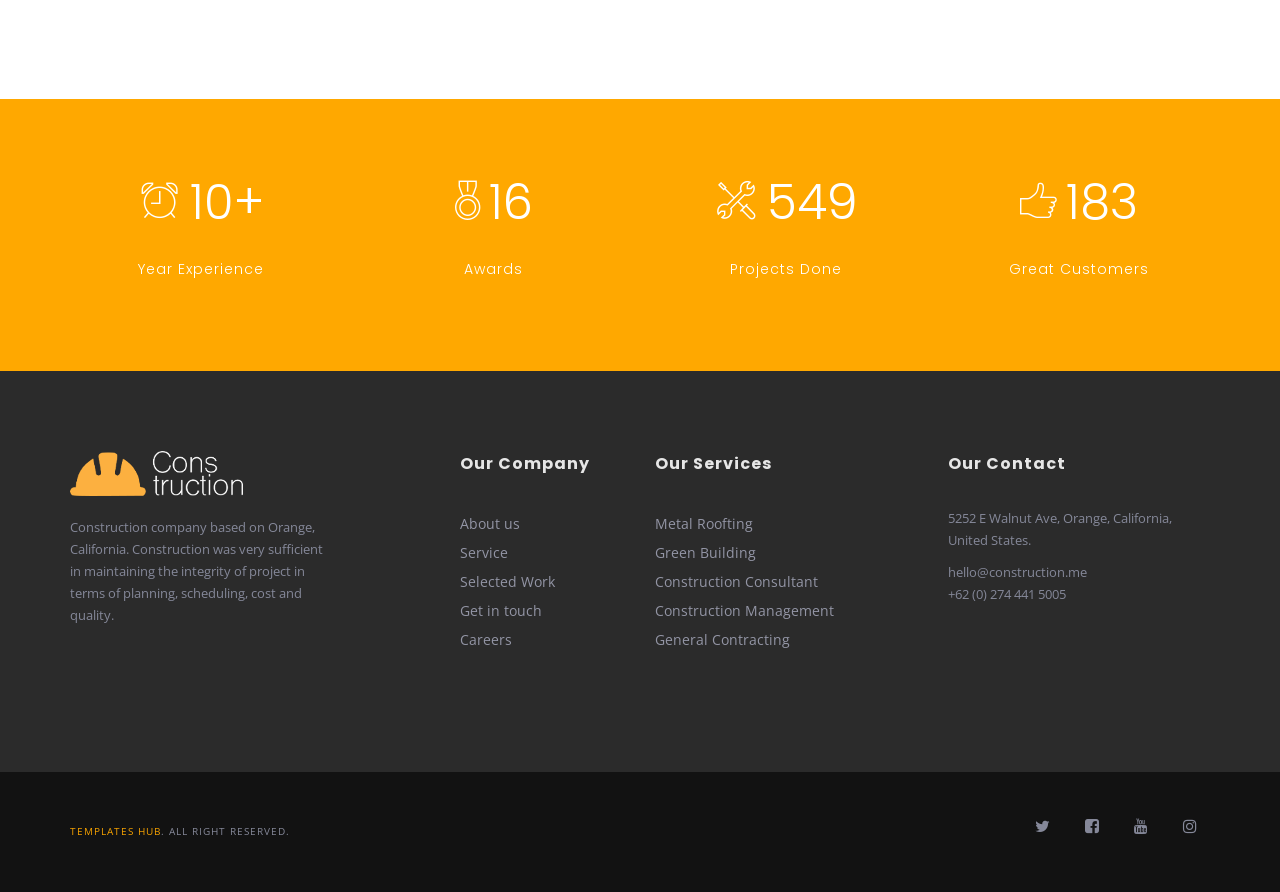
<file: about.html>
<!DOCTYPE html>
<html lang="en">
  
<head>
    <meta charset="utf-8">
    <meta http-equiv="X-UA-Compatible" content="IE=edge">
    <meta name="viewport" content="width=device-width, initial-scale=1">
    <meta name="description" content="construction is awesome bootstrap responsive construction business theme">
    <meta name="keywords" content="construction, business, construction business, responsive, parallax, business theme">
    <meta name="author" content="templateninja">
    <title>Construction</title>

    <!-- Bootstrap -->
    <link href="assets/bootstrap/css/bootstrap.min.css" rel="stylesheet">
    <link href="https://fonts.googleapis.com/css?family=Open+Sans:400,700|Poppins:300,500" rel="stylesheet">
    <link href="assets/css/font-awesome.min.css" rel="stylesheet">
    <link href="assets/css/Pe-icon-7-stroke.css" rel="stylesheet">
    <link href="assets/css/owl.carousel.css" rel="stylesheet">
    <link href="assets/css/owl.theme.css" rel="stylesheet">
    <link href="assets/css/magnific-popup.css" rel="stylesheet">
    <link rel="stylesheet" type="text/css" href="assets/css/style.min.css">

    <!-- HTML5 Shim and Respond.js IE8 support of HTML5 elements and media queries -->
    <!-- WARNING: Respond.js doesn't work if you view the page via file:// -->
    <!--[if lt IE 9]>
      <script src="assets/plugins/html5shiv.min.js"></script>
      <script src="assets/plugins/respond.min.js"></script>
    <![endif]-->
  </head>
  <body id="home">

    <!-- begin:header -->
    <div class="header header-page">
      <!-- begin:topbar -->
      <div id="topbar" class="topbar topbar-page">
        <div class="container">
          <div class="row">
            <div class="col-sm-8">
              <div class="nav-utility">
                <span class="nav-item">A stylish Bootstrap theme for construction companies</span>
              </div><!-- .nav-utility -->
            </div><!-- .col-sm-8 -->
            <div class="col-sm-4 hidden-xs">
              <div class="nav-utility nav-right">
                <a href="#" class="nav-item"><i class="fa fa-twitter"></i></a>
                <a href="#" class="nav-item"><i class="fa fa-facebook"></i></a>
                <a href="#" class="nav-item"><i class="fa fa-linkedin"></i></a>
                <a href="#" class="nav-item"><i class="fa fa-pinterest"></i></a>
                <a href="#" class="nav-item"><i class="fa fa-envelope-o"></i></a>
              </div><!-- .nav-utility -->
            </div><!-- .col-sm-4 -->
          </div><!-- .row -->
        </div><!-- .container -->
      </div><!-- .topbar -->
      <!-- end:topbar -->

      <!-- begin:site-navigation -->
      <div class="site-header-affix-wrapper">
        <header id="masthead" class="site-header header-dark" role="banner">
          <div class="container">
            <div class="row">
              <div class="col-sm-3">
                <div class="site-branding">
                  <h1 class="site-title title-image"><a href="index-2.html" rel="home"><img src="assets/img/img-logo.png" alt="construction business" class="img-responsive"></a></h1>
                </div><!-- .site-branding -->
              </div><!-- .col-sm-3 -->

              <div class="col-sm-9">
                <nav id="site-navigation" class="main-navigation" role="navigation">
                  <button class="menu-toggle" type="button" aria-controls="primary-menu" aria-expanded="false"><span class="pe-7s-menu"></span><span class="sr-only">Primary Menu</span></button>

                  <div class="menu-testing-menu-container">
                    <ul id="primary-menu" class="menu nav-menu" aria-expanded="false">
                      <li class="menu-item"><a href="index-2.html">Home</a></li>
                      <li class="menu-item current-menu-item"><a href="about.html">About</a></li>
                      <li class="menu-item menu-item-has-children" aria-haspopup="true"><a href="#">Services</a>
                        <ul class="sub-menu">
                          <li class="menu-item"><a href="service.html">All Services</a></li>
                          <li class="menu-item"><a href="service-item.html">Construction Consultant</a></li>
                          <li class="menu-item"><a href="service-item.html">General Contracting</a></li>
                          <li class="menu-item"><a href="service-item.html">House Renovation</a></li>
                          <li class="menu-item"><a href="service-item.html">Construction Management</a></li>
                          <li class="menu-item"><a href="service-item.html">Design and Build</a></li>
                        </ul>
                      </li>
                      <li class="menu-item menu-item-has-children" aria-haspopup="true"><a href="#">Features</a>
                        <ul class="sub-menu">
                          <li class="menu-item"><a href="single.html">Single Post</a></li>
                          <li class="menu-item"><a href="single-fullwidth.html">Single Post Full Width</a></li>
                          <li class="menu-item"><a href="page-fullwidth.html">Page Full Width</a></li>
                          <li class="menu-item"><a href="page-sidebar.html">Page With Sidebar</a></li>
                          <li class="menu-item menu-item-has-children" aria-haspopup="true"><a href="#">Shortcodes</a>
                            <ul class="sub-menu">
                              <li class="menu-item"><a href="alert.html">Alert</a></li>
                              <li class="menu-item"><a href="progress.html">Progress Bar</a></li>
                              <li class="menu-item"><a href="social.html">Social Icon</a></li>
                              <li class="menu-item"><a href="button.html">Button &amp; Label</a></li>
                              <li class="menu-item"><a href="accordion.html">Accordion</a></li>
                              <li class="menu-item"><a href="tab.html">Tabs</a></li>
                              <li class="menu-item"><a href="pricing.html">Pricing</a></li>
                            </ul>
                          </li>
                          <li class="menu-item"><a href="typography.html">Typography</a></li>
                          <li class="menu-item"><a href="404.html">Not Found</a></li>
                          <li class="menu-item"><a href="comingsoon.html">Comingsoon</a></li>
                        </ul>
                      </li>
                      <li class="menu-item"><a href="project.html">Projects</a></li>
                      <li class="menu-item"><a href="blog.html">Blog</a></li>
                      <li class="menu-item"><a href="contact.html">Contact</a></li>
                    </ul>
                  </div>
                </nav><!-- #site-navigation -->
              </div><!-- .col-sm-9 -->
            </div><!-- .row -->
          </div><!-- .container -->
        </header><!-- #masthead -->
      </div><!-- .site-header-affix-wrapper -->
      <!-- end:site-navigation -->
    </div><!-- #header -->
    <!-- end:header -->

    <!-- begin:main-title -->
    <div class="main-title block-section padd-40-top padd-60-btm bg-grey">
      <div class="container">
        <div class="row">
          <div class="col-md-8 col-md-offset-2">
            <h1 class="main-title-primary">About Us</h1>
            <h4 class="main-title-secondary">What we do and who we are.</h4>
          </div><!-- .col-## -->
        </div><!-- .row -->
      </div><!-- .container -->
    </div><!-- .main-title -->
    <!-- end:main-title -->

    <!-- begin:breadcrumb -->
    <div class="breadcrumbs">
      <div class="container">
        <div class="row">
          <div class="col-md-12">
            <ol class="breadcrumb">
              <li><a href="#">Home</a></li>
              <li class="active">About</li>
            </ol>
          </div><!-- .col-md-12 -->
        </div><!-- .row -->
      </div><!-- .container -->
    </div><!-- .site-breadcrumb -->
    <!-- end:breadcrumb -->

    <!-- begin:site-main -->
    <div class="site-main">
      <!-- begin:content-section -->
      <div class="about content-section">
        <div class="container">
          <div class="row">
            <div class="col-sm-6">
              <img src="assets/img/img-content-04.jpg" class="img-responsive cast-shadow">
            </div><!-- .col-## -->
            <div class="col-md-4 col-md-offset-1 col-sm-5 col-sm-offset-1 padd-40-top">
              <p>Construction, Inc. traces its roots back to 2005 in Orange and since then have never looked back. With thousands of successful projects under our belt, we can proudly say that we are one.</p>
              <p>For more than 10 years, Construction has offered a wide range of construction services in Colorado, many other cities of United States and around the world. We strive to maintain.<br>We aim to eliminate the task of dividing your project between different architecture and construction company.</p>
            </div><!-- .col-## -->
          </div><!-- .row -->
        </div><!-- .container -->
      </div><!-- .about -->
      <!-- end:content-section -->

      <!-- begin:team -->
      <div id="team" class="team content-section bg-white">
        <div class="container">
          <div class="row">
            <div class="col-sm-4">
              <div class="team-item">
                <div class="team-item-image">
                  <img src="assets/img/img-team-01.jpg" alt="team member">
                  <div class="team-item-detail">
                    <h5 class="team-item-title">Contact</h5>
                    <span><strong>Tel: 899-500-2120</strong></span><br>
                    <span><strong>ceo@construction.me</strong></span>
                  </div><!-- .team-detail -->
                </div><!-- .team-image -->
                <h4 class="team-item-name">Celsea Islan</h4>
                <h6 class="team-item-name">CEO</h6>
                <span class="team-item-role">A wonderful serenity has taken possession of my entire soul, like these sweet mornings.</span>
              </div><!-- .team-item -->
            </div><!-- .col-## -->

            <div class="col-sm-4">
              <div class="team-item">
                <div class="team-item-image">
                  <img src="assets/img/img-team-02.jpg" alt="team member">
                  <div class="team-item-detail">
                    <h5 class="team-item-title">Contact</h5>
                    <span><strong>Tel: 856-434-3457</strong></span><br>
                    <span><strong>manager@construction.me</strong></span>
                  </div><!-- .team-detail -->
                </div><!-- .team-image -->
                <h4 class="team-item-name">Roberto Hongo</h4>
                <h6>Project Manager</h6>
                <span class="team-item-role">One morning, when Gregor Samsa woke from troubled dreams, he found himself transformed.</span>
              </div><!-- .team-item -->
            </div><!-- .col-## -->

            <div class="col-sm-4">
              <div class="team-item">
                <div class="team-item-image">
                  <img src="assets/img/img-team-03.jpg" alt="team member">
                  <div class="team-item-detail">
                    <h5 class="team-item-title">Contact</h5>
                    <span><strong>Tel: 274-724-4150</strong></span><br>
                    <span><strong>architect@construction.me</strong></span>
                  </div><!-- .team-detail -->
                </div><!-- .team-image -->
                <h4 class="team-item-name">Legimin Raharjo</h4>
                <h6>Architect</h6>
                <span class="team-item-role">Balancing a composition involves arranging both positive elements and negative space.</span>
              </div><!-- .team-item -->
            </div><!-- .col-## -->
          </div><!-- .row -->
        </div><!-- container -->
      </div><!-- #team -->
      <!-- end:team -->

      <!-- begin:facts -->
      <div id="facts" class="facts content-section bg-theme">
        <div class="container">
          <div class="row">
            <div class="col-md-3 col-sm-6">
              <div class="fact-item">
                <span class="fact-item-number">
                  <span class="pe-7s-alarm icon"></span>
                  <span class="number number-alt">10+</span>
                </span>
                <h5 class="fact-item-info">Year Experience</h5>
              </div><!-- .fact-item -->
            </div><!-- .col-## -->

            <div class="col-md-3 col-sm-6">
              <div class="fact-item">
                <span class="fact-item-number">
                  <span class="pe-7s-medal icon"></span>
                  <span class="number">16</span>
                </span>
                <h5 class="fact-item-info">Awards</h5>
              </div><!-- .fact-item -->
            </div><!-- .col-## -->

            <div class="col-md-3 col-sm-6">
              <div class="fact-item">
                <span class="fact-item-number">
                  <span class="pe-7s-tools icon"></span>
                  <span class="number">549</span>
                </span>
                <h5 class="fact-item-info">Projects Done</h5>
              </div><!-- .fact-item -->
            </div><!-- .col-## -->

            <div class="col-md-3 col-sm-6">
              <div class="fact-item">
                <span class="fact-item-number">
                  <span class="pe-7s-like2 icon"></span>
                  <span class="number">183</span>
                </span>
                <h5 class="fact-item-info">Great Customers</h5>
              </div><!-- .fact-item -->
            </div><!-- .col-## -->
          </div><!-- .row -->
        </div><!-- container -->
      </div><!-- #facts -->
      <!-- end:facts -->
    </div><!-- .site-main -->
    <!-- end:site-main -->

    <!-- begin:footer -->
    <footer id="colophon" class="site-footer bg-black" role="contentinfo">
      <div class="container">
        <div class="row">
          <div class="col-md-3 col-sm-6">
            <section class="widget">
              <img src="assets/img/img-logo-footer.png" alt="bootstrap theme for construction companies" class="img-responsive marg-20-btm marg-20-top">
              <p>Construction company based on Orange, California. Construction was very sufficient in maintaining the integrity of project in terms of planning, scheduling, cost and quality.</p>
            </section><!-- .widget -->
          </div><!-- .col-## -->

          <div class="col-md-2 col-sm-6 col-md-offset-1 col-sm-offset-0">
            <section class="widget">
              <h3 class="widget-title">Our Company</h3>
              <ul>
                <li><a href="#">About us</a></li>
                <li><a href="#">Service</a></li>
                <li><a href="#">Selected Work</a></li>
                <li><a href="#">Get in touch</a></li>
                <li><a href="#">Careers</a></li>
              </ul>
            </section><!-- .widget -->
          </div><!-- .col-## -->

          <div class="col-md-3 col-sm-6">
            <section class="widget">
              <h3 class="widget-title">Our Services</h3>
              <ul>
                <li><a href="#">Metal Roofting</a></li>
                <li><a href="#">Green Building</a></li>
                <li><a href="#">Construction Consultant</a></li>
                <li><a href="#">Construction Management</a></li>
                <li><a href="#">General Contracting</a></li>
              </ul>
            </section><!-- .widget -->
          </div><!-- .col-## -->

          <div class="col-md-3 col-sm-6">
            <section class="widget">
              <h3 class="widget-title">Our Contact</h3>
              <p>5252 E Walnut Ave, Orange, California, United States.</p>
              <p>hello@construction.me<br>+62 (0) 274 441 5005</p>
            </section>
          </div><!-- .col-## -->
        </div><!-- .row -->
      </div><!-- .container -->
    </footer><!-- #colophon -->
    <!-- end:footer -->

    <!-- begin:copyright -->
    <section id="copyright" class="copyright bg-black">
      <div class="container">
        <div class="row">
          <div class="col-sm-6 copy-left">
             <p><a target="_blank" href="https://www.templateshub.net">Templates Hub</a>. All Right Reserved.</p>
          </div><!-- .col-sm-6 -->

          <div class="col-sm-6 copy-right">
            <ul class="social-icon">
              <li><a href="#" target="_blank" class="icon-twitter"><i class="fa fa-twitter"></i></a></li>
              <li><a href="#" target="_blank" class="icon-facebook"><i class="fa fa-facebook-square"></i></a></li>
              <li><a href="#" target="_blank" class="icon-youtube"><i class="fa fa-youtube"></i></a></li>
              <li><a href="#" target="_blank" class="icon-instagram"><i class="fa fa-instagram"></i></a></li>
            </ul>
          </div><!-- .col-sm-6 -->
        </div><!-- .row -->
      </div><!-- .container -->
    </section><!-- #copyright -->
    <!-- begin:copyright -->


    <!-- jQuery (necessary for Bootstrap's JavaScript plugins) -->
    <script src="assets/plugins/jquery.min.js"></script>
    <!-- Include all compiled plugins (below), or include individual files as needed -->
    <script src="assets/bootstrap/js/bootstrap.min.js"></script>
    <script src="assets/plugins/parallax.min.js"></script>
    <script src="assets/js/navigation.js"></script>
    <script src="assets/plugins/jquery.easing.js"></script>
    <script src="assets/plugins/jquery.magnific-popup.min.js"></script>
    <script src="assets/plugins/imagesloaded.pkgd.min.js"></script>
    <script src="assets/plugins/isotope.pkgd.min.js"></script>
    <script src="assets/plugins/owl.carousel.min.js"></script>
    <script src="assets/js/script.min.js"></script>
  </body>

</html>
</file>
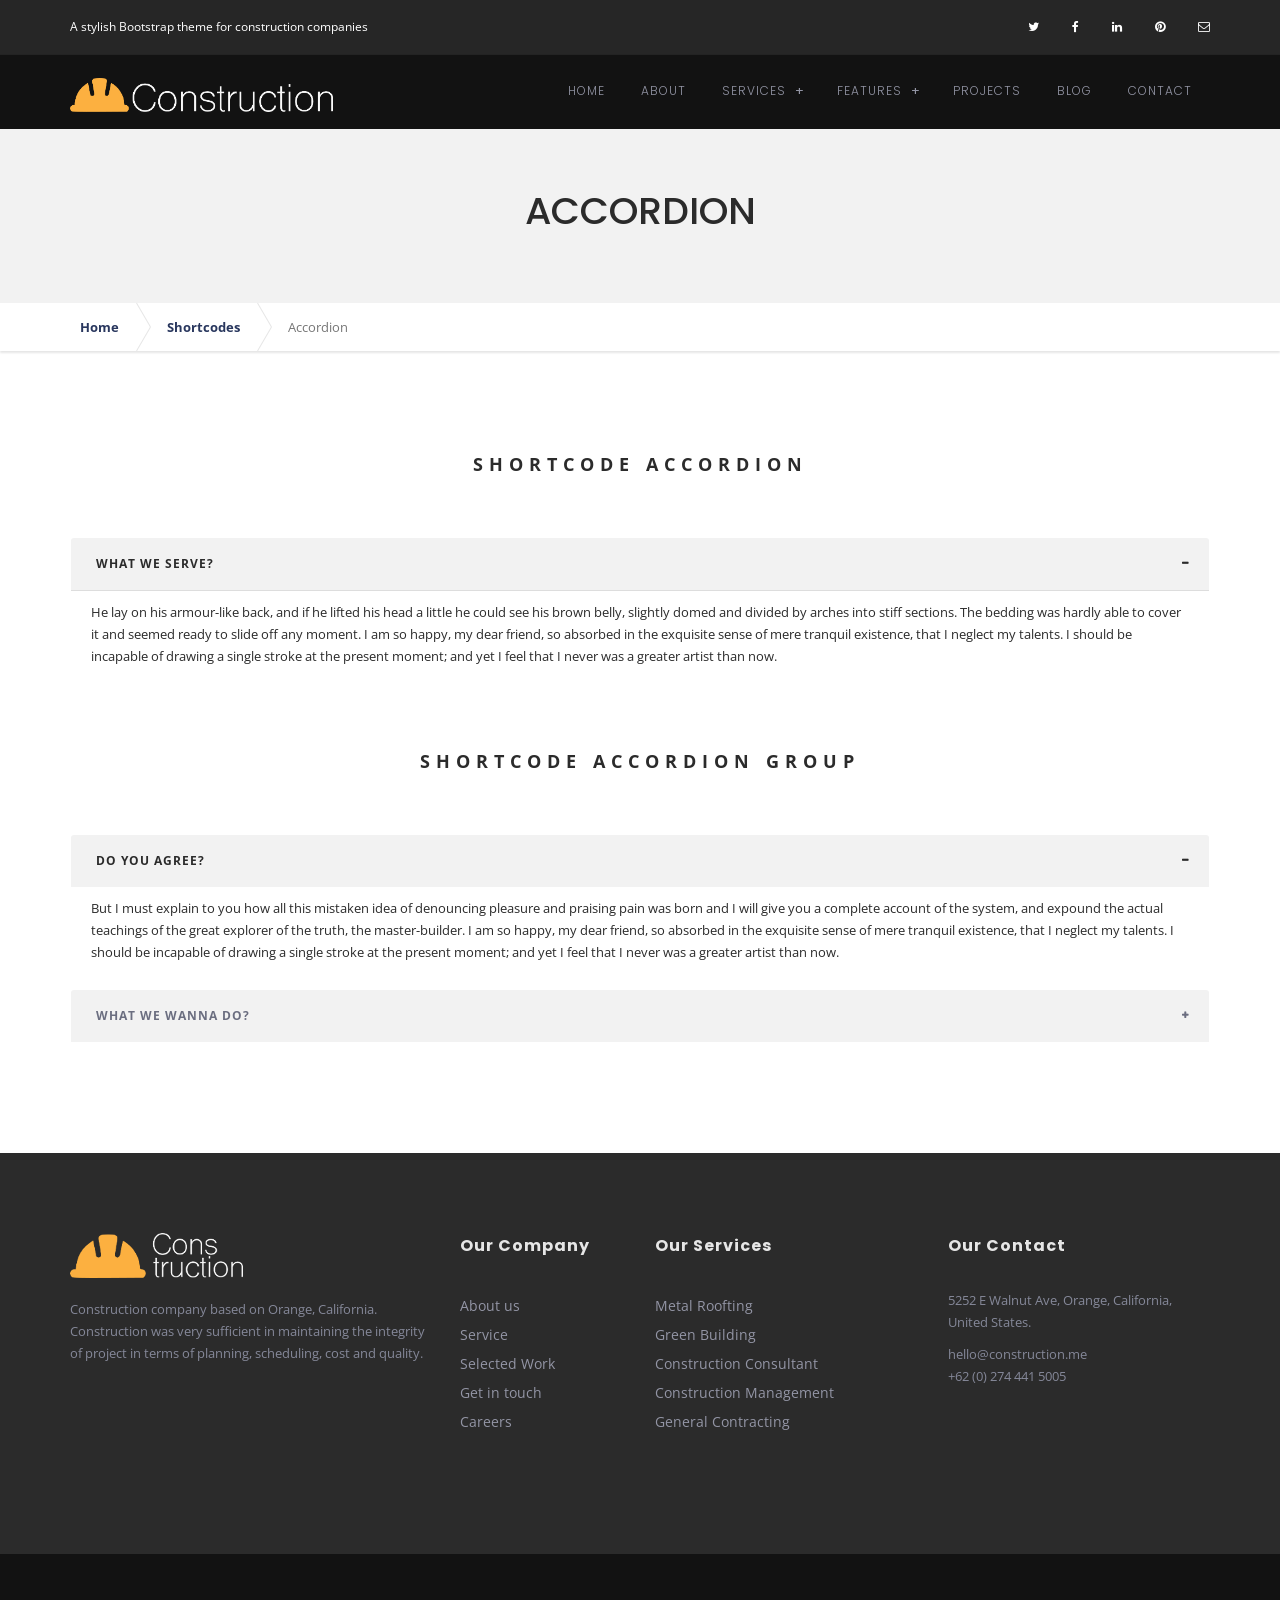
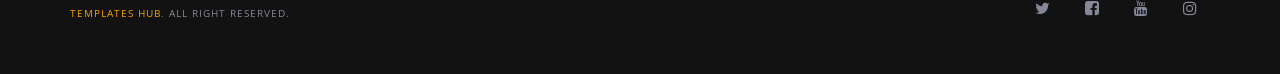
<file: accordion.html>
<!DOCTYPE html>
<html lang="en">
  
<head>
    <meta charset="utf-8">
    <meta http-equiv="X-UA-Compatible" content="IE=edge">
    <meta name="viewport" content="width=device-width, initial-scale=1">
    <meta name="description" content="construction is awesome bootstrap responsive construction business theme">
    <meta name="keywords" content="construction, business, construction business, responsive, parallax, business theme">
    <meta name="author" content="templateninja">
    <title>Construction</title>

    <!-- Bootstrap -->
    <link href="assets/bootstrap/css/bootstrap.min.css" rel="stylesheet">
    <link href="https://fonts.googleapis.com/css?family=Open+Sans:400,700|Poppins:300,500" rel="stylesheet">
    <link href="assets/css/font-awesome.min.css" rel="stylesheet">
    <link href="assets/css/Pe-icon-7-stroke.css" rel="stylesheet">
    <link href="assets/css/owl.carousel.css" rel="stylesheet">
    <link href="assets/css/owl.theme.css" rel="stylesheet">
    <link href="assets/css/magnific-popup.css" rel="stylesheet">
    <link rel="stylesheet" type="text/css" href="assets/css/style.min.css">

    <!-- HTML5 Shim and Respond.js IE8 support of HTML5 elements and media queries -->
    <!-- WARNING: Respond.js doesn't work if you view the page via file:// -->
    <!--[if lt IE 9]>
      <script src="assets/plugins/html5shiv.min.js"></script>
      <script src="assets/plugins/respond.min.js"></script>
    <![endif]-->
  </head>
  <body id="home">

    <!-- begin:header -->
    <div class="header header-page">
      <!-- begin:topbar -->
      <div id="topbar" class="topbar topbar-page">
        <div class="container">
          <div class="row">
            <div class="col-sm-8">
              <div class="nav-utility">
                <span class="nav-item">A stylish Bootstrap theme for construction companies</span>
              </div><!-- .nav-utility -->
            </div><!-- .col-sm-8 -->
            <div class="col-sm-4 hidden-xs">
              <div class="nav-utility nav-right">
                <a href="#" class="nav-item"><i class="fa fa-twitter"></i></a>
                <a href="#" class="nav-item"><i class="fa fa-facebook"></i></a>
                <a href="#" class="nav-item"><i class="fa fa-linkedin"></i></a>
                <a href="#" class="nav-item"><i class="fa fa-pinterest"></i></a>
                <a href="#" class="nav-item"><i class="fa fa-envelope-o"></i></a>
              </div><!-- .nav-utility -->
            </div><!-- .col-sm-4 -->
          </div><!-- .row -->
        </div><!-- .container -->
      </div><!-- .topbar -->
      <!-- end:topbar -->

      <!-- begin:site-navigation -->
      <div class="site-header-affix-wrapper">
        <header id="masthead" class="site-header header-dark" role="banner">
          <div class="container">
            <div class="row">
              <div class="col-sm-3">
                <div class="site-branding">
                  <h1 class="site-title title-image"><a href="index-2.html" rel="home"><img src="assets/img/img-logo.png" alt="construction business" class="img-responsive"></a></h1>
                </div><!-- .site-branding -->
              </div><!-- .col-sm-3 -->

              <div class="col-sm-9">
                <nav id="site-navigation" class="main-navigation" role="navigation">
                  <button class="menu-toggle" type="button" aria-controls="primary-menu" aria-expanded="false"><span class="pe-7s-menu"></span><span class="sr-only">Primary Menu</span></button>

                  <div class="menu-testing-menu-container">
                    <ul id="primary-menu" class="menu nav-menu" aria-expanded="false">
                      <li class="menu-item"><a href="index-2.html">Home</a></li>
                      <li class="menu-item"><a href="about.html">About</a></li>
                      <li class="menu-item menu-item-has-children" aria-haspopup="true"><a href="#">Services</a>
                        <ul class="sub-menu">
                          <li class="menu-item"><a href="service.html">All Services</a></li>
                          <li class="menu-item"><a href="service-item.html">Construction Consultant</a></li>
                          <li class="menu-item"><a href="service-item.html">General Contracting</a></li>
                          <li class="menu-item"><a href="service-item.html">House Renovation</a></li>
                          <li class="menu-item"><a href="service-item.html">Construction Management</a></li>
                          <li class="menu-item"><a href="service-item.html">Design and Build</a></li>
                        </ul>
                      </li>
                      <li class="menu-item menu-item-has-children" aria-haspopup="true"><a href="#">Features</a>
                        <ul class="sub-menu">
                          <li class="menu-item"><a href="single.html">Single Post</a></li>
                          <li class="menu-item"><a href="single-fullwidth.html">Single Post Full Width</a></li>
                          <li class="menu-item"><a href="page-fullwidth.html">Page Full Width</a></li>
                          <li class="menu-item"><a href="page-sidebar.html">Page With Sidebar</a></li>
                          <li class="menu-item menu-item-has-children" aria-haspopup="true"><a href="#">Shortcodes</a>
                            <ul class="sub-menu">
                              <li class="menu-item"><a href="alert.html">Alert</a></li>
                              <li class="menu-item"><a href="progress.html">Progress Bar</a></li>
                              <li class="menu-item"><a href="social.html">Social Icon</a></li>
                              <li class="menu-item"><a href="button.html">Button &amp; Label</a></li>
                              <li class="menu-item current-menu-item"><a href="accordion.html">Accordion</a></li>
                              <li class="menu-item"><a href="tab.html">Tabs</a></li>
                              <li class="menu-item"><a href="pricing.html">Pricing</a></li>
                            </ul>
                          </li>
                          <li class="menu-item"><a href="typography.html">Typography</a></li>
                          <li class="menu-item"><a href="404.html">Not Found</a></li>
                          <li class="menu-item"><a href="comingsoon.html">Comingsoon</a></li>
                        </ul>
                      </li>
                      <li class="menu-item"><a href="project.html">Projects</a></li>
                      <li class="menu-item"><a href="blog.html">Blog</a></li>
                      <li class="menu-item"><a href="contact.html">Contact</a></li>
                    </ul>
                  </div>
                </nav><!-- #site-navigation -->
              </div><!-- .col-sm-9 -->
            </div><!-- .row -->
          </div><!-- .container -->
        </header><!-- #masthead -->
      </div><!-- .site-header-affix-wrapper -->
      <!-- end:site-navigation -->
    </div><!-- #header -->
    <!-- end:header -->

    <!-- begin:main-title -->
    <div class="main-title block-section padd-40-top padd-60-btm bg-grey">
      <div class="container">
        <div class="row">
          <div class="col-md-8 col-md-offset-2">
            <h1 class="main-title-primary">Accordion</h1>
          </div><!-- .col-## -->
        </div><!-- .row -->
      </div><!-- .container -->
    </div><!-- .main-title -->
    <!-- end:main-title -->

    <!-- begin:breadcrumb -->
    <div class="breadcrumbs">
      <div class="container">
        <div class="row">
          <div class="col-md-12">
            <ol class="breadcrumb">
              <li><a href="#">Home</a></li>
              <li><a href="#">Shortcodes</a></li>
              <li class="active">Accordion</li>
            </ol>
          </div><!-- .col-md-12 -->
        </div><!-- .row -->
      </div><!-- .container -->
    </div><!-- .site-breadcrumb -->
    <!-- end:breadcrumb -->

    <!-- begin:site-main -->
    <div class="site-main">
      <!-- begin:content-section -->
      <div class="content-section">
        <div class="container">
          <div class="row">
            <div class="col-md-12">
              <div class="entry-content">
                <article class="blog-entry">
                  <div class="blog-entry-content">
                    <div class="section-title">
                      <h3>Shortcode Accordion</h3>
                    </div>
                    <div class="panel panel-default">
                      <div class="panel-heading" role="tab" id="single">
                        <h4 class="panel-title">
                          <a role="button" data-toggle="collapse" href="#collapseSingle" aria-expanded="true" aria-controls="collapseSingle">
                            What We Serve?
                          </a>
                        </h4>
                      </div>
                      <div id="collapseSingle" class="panel-collapse collapse in" role="tabpanel" aria-labelledby="single">
                        <div class="panel-body">
                          He lay on his armour-like back, and if he lifted his head a little he could see his brown belly, slightly domed and divided by arches into stiff sections. The bedding was hardly able to cover it and seemed ready to slide off any moment. I am so happy, my dear friend, so absorbed in the exquisite sense of mere tranquil existence, that I neglect my talents. I should be incapable of drawing a single stroke at the present moment; and yet I feel that I never was a greater artist than now.
                        </div>
                      </div>
                    </div>

                    <div class="section-title marg-60-top">
                      <h3>Shortcode Accordion Group</h3>
                    </div>
                    <div class="panel-group" id="accordion" role="tablist" aria-multiselectable="true">
                      <div class="panel panel-default">
                        <div class="panel-heading" role="tab" id="headingOne">
                          <h4 class="panel-title">
                            <a role="button" data-toggle="collapse" data-parent="#accordion" href="#collapseOne" aria-expanded="true" aria-controls="collapseOne">
                              Do you agree?
                            </a>
                          </h4>
                        </div>
                        <div id="collapseOne" class="panel-collapse collapse in" role="tabpanel" aria-labelledby="headingOne">
                          <div class="panel-body">
                            But I must explain to you how all this mistaken idea of denouncing pleasure and praising pain was born and I will give you a complete account of the system, and expound the actual teachings of the great explorer of the truth, the master-builder. I am so happy, my dear friend, so absorbed in the exquisite sense of mere tranquil existence, that I neglect my talents. I should be incapable of drawing a single stroke at the present moment; and yet I feel that I never was a greater artist than now.
                          </div>
                        </div>
                      </div>
                      <div class="panel panel-default">
                        <div class="panel-heading" role="tab" id="headingTwo">
                          <h4 class="panel-title">
                            <a class="collapsed" role="button" data-toggle="collapse" data-parent="#accordion" href="#collapseTwo" aria-expanded="false" aria-controls="collapseTwo">
                              What we wanna do?
                            </a>
                          </h4>
                        </div>
                        <div id="collapseTwo" class="panel-collapse collapse" role="tabpanel" aria-labelledby="headingTwo">
                          <div class="panel-body">
                            One morning, when Gregor Samsa woke from troubled dreams, he found himself transformed in his bed into a horrible vermin. He lay on his armour-like back, and if he lifted his head a little he could see his brown belly. A wonderful serenity has taken possession of my entire soul, like these sweet mornings of spring which I enjoy with my whole heart. I am alone, and feel the charm of existence in this spot, which was created for the bliss of souls like mine.
                          </div>
                        </div>
                      </div>
                    </div>

                  </div><!-- .blog-entry-content -->
                </article><!-- .blog-entry -->

              </div><!-- .entry-content -->
            </div><!-- .col-## -->
          </div><!-- .row -->
        </div><!-- .container -->
      </div><!-- .content-section -->
      <!-- end:content-section -->
    </div><!-- .site-main -->
    <!-- end:site-main -->

  	<!-- begin:footer -->
    <footer id="colophon" class="site-footer bg-black" role="contentinfo">
      <div class="container">
        <div class="row">
          <div class="col-md-4 col-sm-6">
            <section class="widget">
              <img src="assets/img/img-logo-footer.png" alt="bootstrap theme for construction companies" class="img-responsive marg-20-btm marg-20-top">
              <p>Construction company based on Orange, California. Construction was very sufficient in maintaining the integrity of project in terms of planning, scheduling, cost and quality.</p>
            </section><!-- .widget -->
          </div><!-- .col-## -->

          <div class="col-md-2 col-sm-6">
            <section class="widget">
              <h3 class="widget-title">Our Company</h3>
              <ul>
                <li><a href="#">About us</a></li>
                <li><a href="#">Service</a></li>
                <li><a href="#">Selected Work</a></li>
                <li><a href="#">Get in touch</a></li>
                <li><a href="#">Careers</a></li>
              </ul>
            </section><!-- .widget -->
          </div><!-- .col-## -->

          <div class="col-md-3 col-sm-6">
            <section class="widget">
              <h3 class="widget-title">Our Services</h3>
              <ul>
                <li><a href="#">Metal Roofting</a></li>
                <li><a href="#">Green Building</a></li>
                <li><a href="#">Construction Consultant</a></li>
                <li><a href="#">Construction Management</a></li>
                <li><a href="#">General Contracting</a></li>
              </ul>
            </section><!-- .widget -->
          </div><!-- .col-## -->

          <div class="col-md-3 col-sm-6">
            <section class="widget">
              <h3 class="widget-title">Our Contact</h3>
              <p>5252 E Walnut Ave, Orange, California, United States.</p>
              <p>hello@construction.me<br>+62 (0) 274 441 5005</p>
            </section>
          </div><!-- .col-## -->
        </div><!-- .row -->
      </div><!-- .container -->
    </footer><!-- #colophon -->
    <!-- end:footer -->

    <!-- begin:copyright -->
    <section id="copyright" class="copyright bg-black">
      <div class="container">
        <div class="row">
          <div class="col-sm-6 copy-left">
             <p><a target="_blank" href="https://www.templateshub.net">Templates Hub</a>. All Right Reserved.</p>
          </div><!-- .col-sm-6 -->

          <div class="col-sm-6 copy-right">
            <ul class="social-icon">
              <li><a href="#" target="_blank" class="icon-twitter"><i class="fa fa-twitter"></i></a></li>
              <li><a href="#" target="_blank" class="icon-facebook"><i class="fa fa-facebook-square"></i></a></li>
              <li><a href="#" target="_blank" class="icon-youtube"><i class="fa fa-youtube"></i></a></li>
              <li><a href="#" target="_blank" class="icon-instagram"><i class="fa fa-instagram"></i></a></li>
            </ul>
          </div><!-- .col-sm-6 -->
        </div><!-- .row -->
      </div><!-- .container -->
    </section><!-- #copyright -->
    <!-- begin:copyright -->


    <!-- jQuery (necessary for Bootstrap's JavaScript plugins) -->
    <script src="assets/plugins/jquery.min.js"></script>
    <!-- Include all compiled plugins (below), or include individual files as needed -->
    <script src="assets/bootstrap/js/bootstrap.min.js"></script>
    <script src="assets/plugins/parallax.min.js"></script>
    <script src="assets/js/navigation.js"></script>
    <script src="assets/plugins/jquery.easing.js"></script>
    <script src="assets/plugins/jquery.magnific-popup.min.js"></script>
    <script src="assets/plugins/imagesloaded.pkgd.min.js"></script>
    <script src="assets/plugins/isotope.pkgd.min.js"></script>
    <script src="assets/plugins/owl.carousel.min.js"></script>
    <script src="assets/js/script.min.js"></script>
  </body>

</html>
</file>
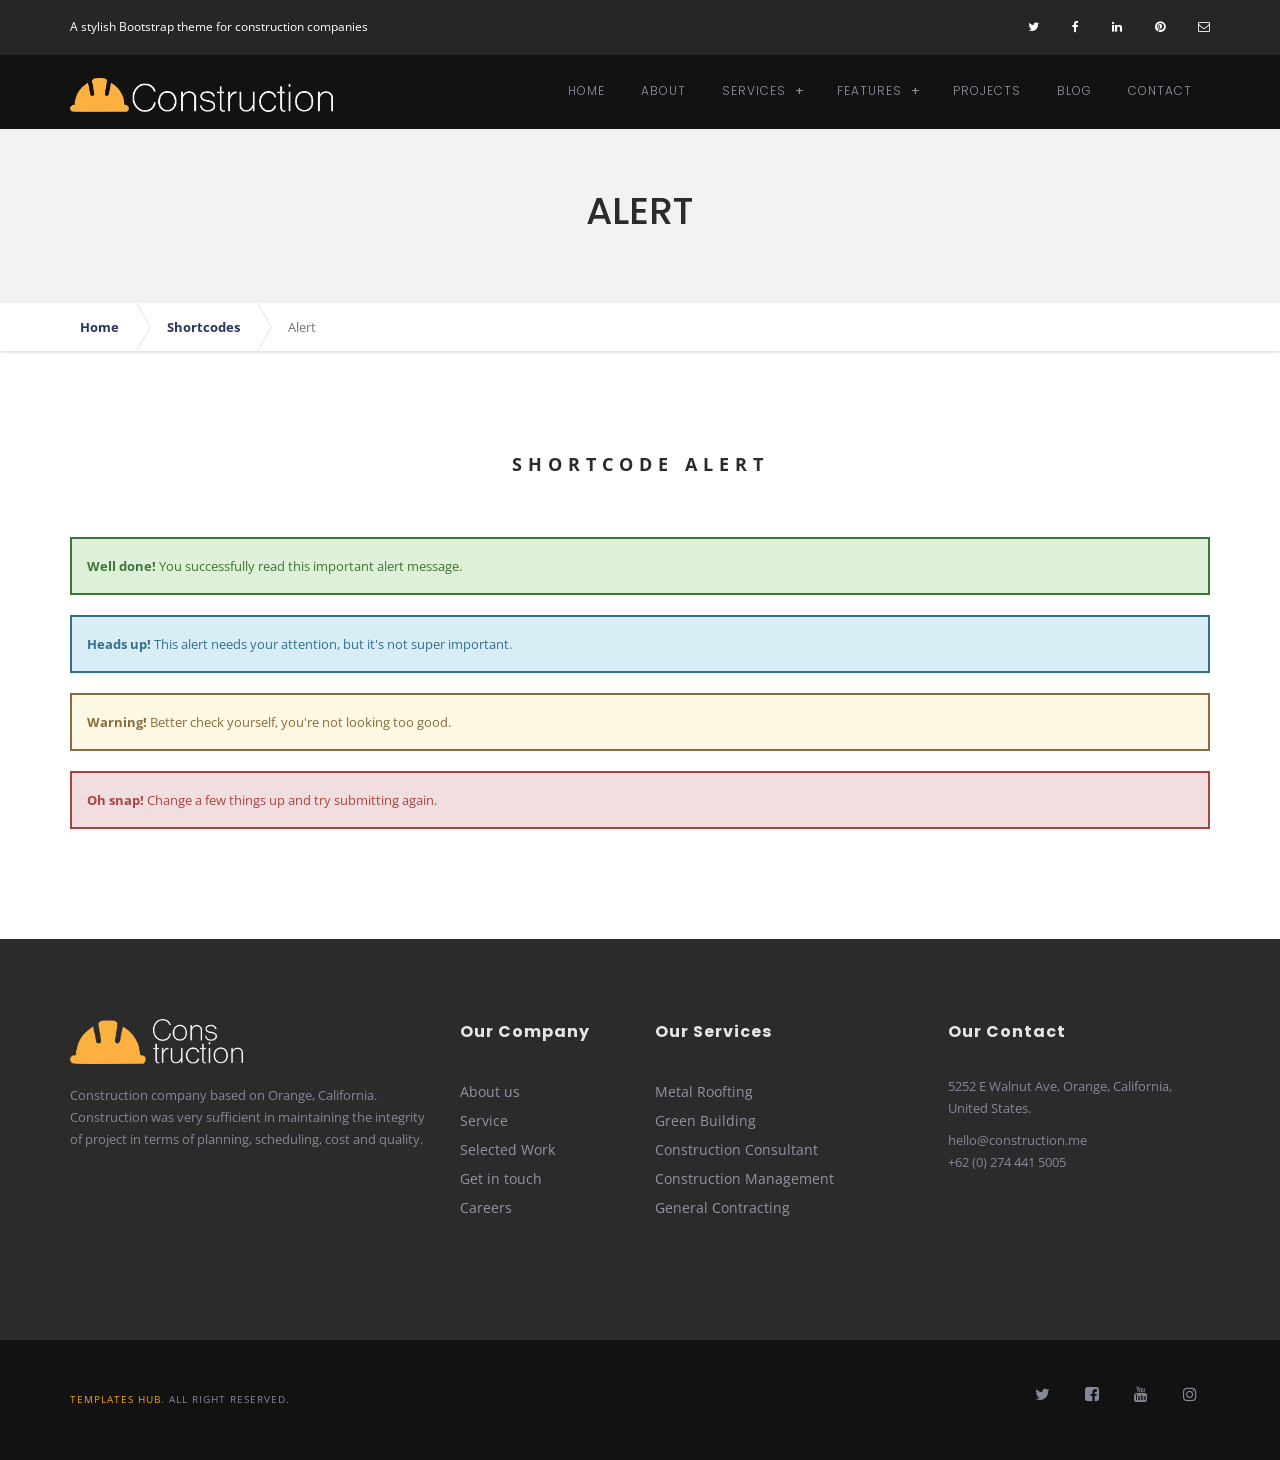
<file: alert.html>
<!DOCTYPE html>
<html lang="en">
  
<head>
    <meta charset="utf-8">
    <meta http-equiv="X-UA-Compatible" content="IE=edge">
    <meta name="viewport" content="width=device-width, initial-scale=1">
    <meta name="description" content="construction is awesome bootstrap responsive construction business theme">
    <meta name="keywords" content="construction, business, construction business, responsive, parallax, business theme">
    <meta name="author" content="templateninja">
    <title>Construction</title>

    <!-- Bootstrap -->
    <link href="assets/bootstrap/css/bootstrap.min.css" rel="stylesheet">
    <link href="https://fonts.googleapis.com/css?family=Open+Sans:400,700|Poppins:300,500" rel="stylesheet">
    <link href="assets/css/font-awesome.min.css" rel="stylesheet">
    <link href="assets/css/Pe-icon-7-stroke.css" rel="stylesheet">
    <link href="assets/css/owl.carousel.css" rel="stylesheet">
    <link href="assets/css/owl.theme.css" rel="stylesheet">
    <link href="assets/css/magnific-popup.css" rel="stylesheet">
    <link rel="stylesheet" type="text/css" href="assets/css/style.min.css">

    <!-- HTML5 Shim and Respond.js IE8 support of HTML5 elements and media queries -->
    <!-- WARNING: Respond.js doesn't work if you view the page via file:// -->
    <!--[if lt IE 9]>
      <script src="assets/plugins/html5shiv.min.js"></script>
      <script src="assets/plugins/respond.min.js"></script>
    <![endif]-->
  </head>
  <body id="home">

    <!-- begin:header -->
    <div class="header header-page">
      <!-- begin:topbar -->
      <div id="topbar" class="topbar topbar-page">
        <div class="container">
          <div class="row">
            <div class="col-sm-8">
              <div class="nav-utility">
                <span class="nav-item">A stylish Bootstrap theme for construction companies</span>
              </div><!-- .nav-utility -->
            </div><!-- .col-sm-8 -->
            <div class="col-sm-4 hidden-xs">
              <div class="nav-utility nav-right">
                <a href="#" class="nav-item"><i class="fa fa-twitter"></i></a>
                <a href="#" class="nav-item"><i class="fa fa-facebook"></i></a>
                <a href="#" class="nav-item"><i class="fa fa-linkedin"></i></a>
                <a href="#" class="nav-item"><i class="fa fa-pinterest"></i></a>
                <a href="#" class="nav-item"><i class="fa fa-envelope-o"></i></a>
              </div><!-- .nav-utility -->
            </div><!-- .col-sm-4 -->
          </div><!-- .row -->
        </div><!-- .container -->
      </div><!-- .topbar -->
      <!-- end:topbar -->

      <!-- begin:site-navigation -->
      <div class="site-header-affix-wrapper">
        <header id="masthead" class="site-header header-dark" role="banner">
          <div class="container">
            <div class="row">
              <div class="col-sm-3">
                <div class="site-branding">
                  <h1 class="site-title title-image"><a href="index-2.html" rel="home"><img src="assets/img/img-logo.png" alt="construction business" class="img-responsive"></a></h1>
                </div><!-- .site-branding -->
              </div><!-- .col-sm-3 -->

              <div class="col-sm-9">
                <nav id="site-navigation" class="main-navigation" role="navigation">
                  <button class="menu-toggle" type="button" aria-controls="primary-menu" aria-expanded="false"><span class="pe-7s-menu"></span><span class="sr-only">Primary Menu</span></button>

                  <div class="menu-testing-menu-container">
                    <ul id="primary-menu" class="menu nav-menu" aria-expanded="false">
                      <li class="menu-item"><a href="index-2.html">Home</a></li>
                      <li class="menu-item"><a href="about.html">About</a></li>
                      <li class="menu-item menu-item-has-children" aria-haspopup="true"><a href="#">Services</a>
                        <ul class="sub-menu">
                          <li class="menu-item"><a href="service.html">All Services</a></li>
                          <li class="menu-item"><a href="service.html">Construction Consultant</a></li>
                          <li class="menu-item"><a href="service.html">General Contracting</a></li>
                          <li class="menu-item"><a href="service.html">House Renovation</a></li>
                          <li class="menu-item"><a href="service.html">Construction Management</a></li>
                          <li class="menu-item"><a href="service.html">Design and Build</a></li>
                        </ul>
                      </li>
                      <li class="menu-item menu-item-has-children" aria-haspopup="true"><a href="#">Features</a>
                        <ul class="sub-menu">
                          <li class="menu-item"><a href="single.html">Single Post</a></li>
                          <li class="menu-item"><a href="single-fullwidth.html">Single Post Full Width</a></li>
                          <li class="menu-item"><a href="page-fullwidth.html">Page Full Width</a></li>
                          <li class="menu-item"><a href="page-sidebar.html">Page With Sidebar</a></li>
                          <li class="menu-item menu-item-has-children" aria-haspopup="true"><a href="#">Shortcodes</a>
                            <ul class="sub-menu">
                              <li class="menu-item current-menu-item"><a href="alert.html">Alert</a></li>
                              <li class="menu-item"><a href="progress.html">Progress Bar</a></li>
                              <li class="menu-item"><a href="social.html">Social Icon</a></li>
                              <li class="menu-item"><a href="button.html">Button &amp; Label</a></li>
                              <li class="menu-item"><a href="accordion.html">Accordion</a></li>
                              <li class="menu-item"><a href="tab.html">Tabs</a></li>
                              <li class="menu-item"><a href="pricing.html">Pricing</a></li>
                            </ul>
                          </li>
                          <li class="menu-item"><a href="typography.html">Typography</a></li>
                          <li class="menu-item"><a href="404.html">Not Found</a></li>
                          <li class="menu-item"><a href="comingsoon.html">Comingsoon</a></li>
                        </ul>
                      </li>
                      <li class="menu-item"><a href="project.html">Projects</a></li>
                      <li class="menu-item"><a href="blog.html">Blog</a></li>
                      <li class="menu-item"><a href="contact.html">Contact</a></li>
                    </ul>
                  </div>
                </nav><!-- #site-navigation -->
              </div><!-- .col-sm-9 -->
            </div><!-- .row -->
          </div><!-- .container -->
        </header><!-- #masthead -->
      </div><!-- .site-header-affix-wrapper -->
      <!-- end:site-navigation -->
    </div><!-- #header -->
    <!-- end:header -->

    <!-- begin:main-title -->
    <div class="main-title block-section padd-40-top padd-60-btm bg-grey">
      <div class="container">
        <div class="row">
          <div class="col-md-8 col-md-offset-2">
            <h1 class="main-title-primary">Alert</h1>
          </div><!-- .col-## -->
        </div><!-- .row -->
      </div><!-- .container -->
    </div><!-- .main-title -->
    <!-- end:main-title -->

    <!-- begin:breadcrumb -->
    <div class="breadcrumbs">
      <div class="container">
        <div class="row">
          <div class="col-md-12">
            <ol class="breadcrumb">
              <li><a href="#">Home</a></li>
              <li><a href="#">Shortcodes</a></li>
              <li class="active">Alert</li>
            </ol>
          </div><!-- .col-md-12 -->
        </div><!-- .row -->
      </div><!-- .container -->
    </div><!-- .site-breadcrumb -->
    <!-- end:breadcrumb -->

    <!-- begin:site-main -->
    <div class="site-main">
      <!-- begin:content-section -->
      <div class="content-section">
        <div class="container">
          <div class="row">
            <div class="col-md-12">
              <div class="entry-content">
                <article class="blog-entry">
                  <div class="blog-entry-content">
                    <div class="section-title">
                      <h3>Shortcode Alert</h3>
                    </div>
                    <div class="alert alert-success" role="alert">
                      <strong>Well done!</strong> You successfully read this important alert message.
                    </div>

                    <div class="alert alert-info" role="alert">
                      <strong>Heads up!</strong> This alert needs your attention, but it's not super important.
                    </div>

                    <div class="alert alert-warning" role="alert">
                      <strong>Warning!</strong> Better check yourself, you're not looking too good.
                    </div>

                    <div class="alert alert-danger" role="alert">
                      <strong>Oh snap!</strong> Change a few things up and try submitting again.
                    </div>
                  </div><!-- .blog-entry-content -->
                </article><!-- .blog-entry -->

              </div><!-- .entry-content -->
            </div><!-- .col-## -->
          </div><!-- .row -->
        </div><!-- .container -->
      </div><!-- .content-section -->
      <!-- end:content-section -->
    </div><!-- .site-main -->
    <!-- end:site-main -->

  	<!-- begin:footer -->
    <footer id="colophon" class="site-footer bg-black" role="contentinfo">
      <div class="container">
        <div class="row">
          <div class="col-md-4 col-sm-6">
            <section class="widget">
              <img src="assets/img/img-logo-footer.png" alt="bootstrap theme for construction companies" class="img-responsive marg-20-btm marg-20-top">
              <p>Construction company based on Orange, California. Construction was very sufficient in maintaining the integrity of project in terms of planning, scheduling, cost and quality.</p>
            </section><!-- .widget -->
          </div><!-- .col-## -->

          <div class="col-md-2 col-sm-6">
            <section class="widget">
              <h3 class="widget-title">Our Company</h3>
              <ul>
                <li><a href="#">About us</a></li>
                <li><a href="#">Service</a></li>
                <li><a href="#">Selected Work</a></li>
                <li><a href="#">Get in touch</a></li>
                <li><a href="#">Careers</a></li>
              </ul>
            </section><!-- .widget -->
          </div><!-- .col-## -->

          <div class="col-md-3 col-sm-6">
            <section class="widget">
              <h3 class="widget-title">Our Services</h3>
              <ul>
                <li><a href="#">Metal Roofting</a></li>
                <li><a href="#">Green Building</a></li>
                <li><a href="#">Construction Consultant</a></li>
                <li><a href="#">Construction Management</a></li>
                <li><a href="#">General Contracting</a></li>
              </ul>
            </section><!-- .widget -->
          </div><!-- .col-## -->

          <div class="col-md-3 col-sm-6">
            <section class="widget">
              <h3 class="widget-title">Our Contact</h3>
              <p>5252 E Walnut Ave, Orange, California, United States.</p>
              <p>hello@construction.me<br>+62 (0) 274 441 5005</p>
            </section>
          </div><!-- .col-## -->
        </div><!-- .row -->
      </div><!-- .container -->
    </footer><!-- #colophon -->
    <!-- end:footer -->

    <!-- begin:copyright -->
    <section id="copyright" class="copyright bg-black">
      <div class="container">
        <div class="row">
          <div class="col-sm-6 copy-left">
             <p><a target="_blank" href="https://www.templateshub.net">Templates Hub</a>. All Right Reserved.</p>
          </div><!-- .col-sm-6 -->

          <div class="col-sm-6 copy-right">
            <ul class="social-icon">
              <li><a href="#" target="_blank" class="icon-twitter"><i class="fa fa-twitter"></i></a></li>
              <li><a href="#" target="_blank" class="icon-facebook"><i class="fa fa-facebook-square"></i></a></li>
              <li><a href="#" target="_blank" class="icon-youtube"><i class="fa fa-youtube"></i></a></li>
              <li><a href="#" target="_blank" class="icon-instagram"><i class="fa fa-instagram"></i></a></li>
            </ul>
          </div><!-- .col-sm-6 -->
        </div><!-- .row -->
      </div><!-- .container -->
    </section><!-- #copyright -->
    <!-- begin:copyright -->


    <!-- jQuery (necessary for Bootstrap's JavaScript plugins) -->
    <script src="assets/plugins/jquery.min.js"></script>
    <!-- Include all compiled plugins (below), or include individual files as needed -->
    <script src="assets/bootstrap/js/bootstrap.min.js"></script>
    <script src="assets/plugins/parallax.min.js"></script>
    <script src="assets/js/navigation.js"></script>
    <script src="assets/plugins/jquery.easing.js"></script>
    <script src="assets/plugins/jquery.magnific-popup.min.js"></script>
    <script src="assets/plugins/imagesloaded.pkgd.min.js"></script>
    <script src="assets/plugins/isotope.pkgd.min.js"></script>
    <script src="assets/plugins/owl.carousel.min.js"></script>
    <script src="assets/js/script.min.js"></script>
  </body>

</html>
</file>
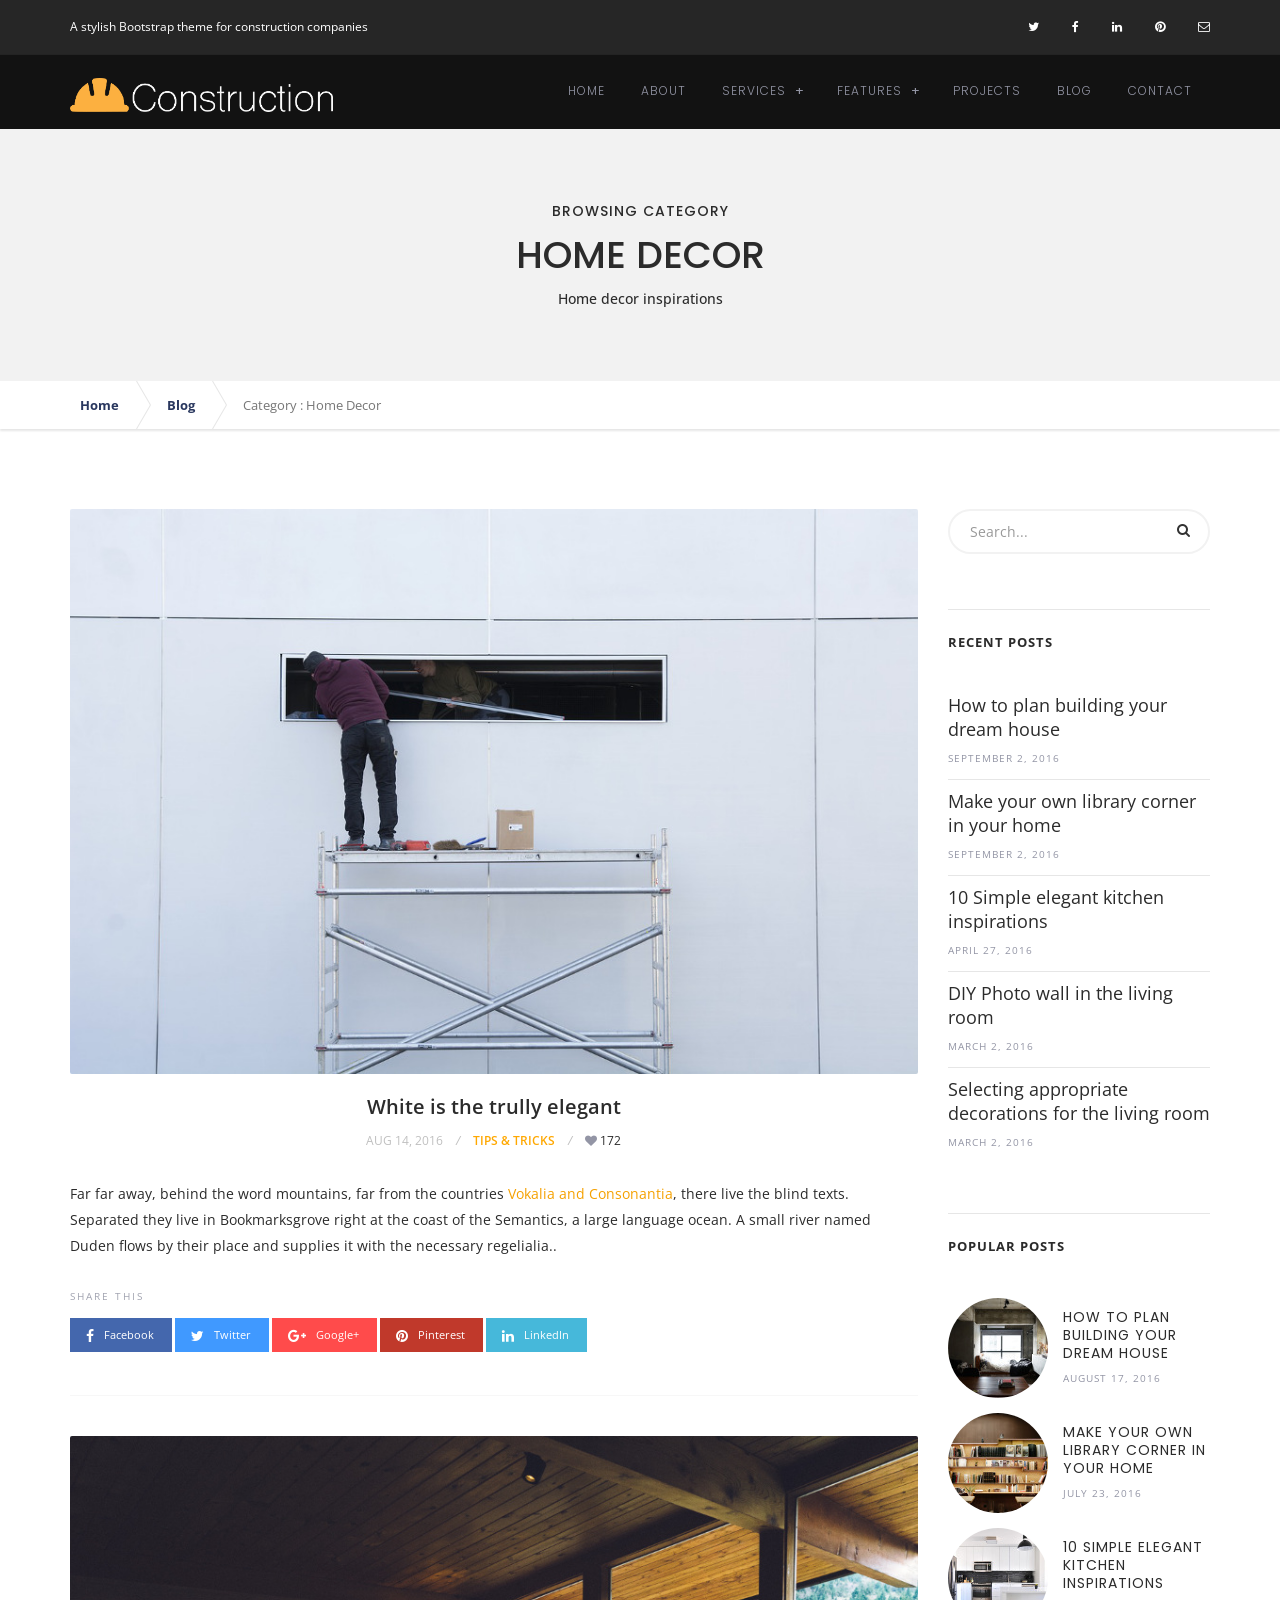
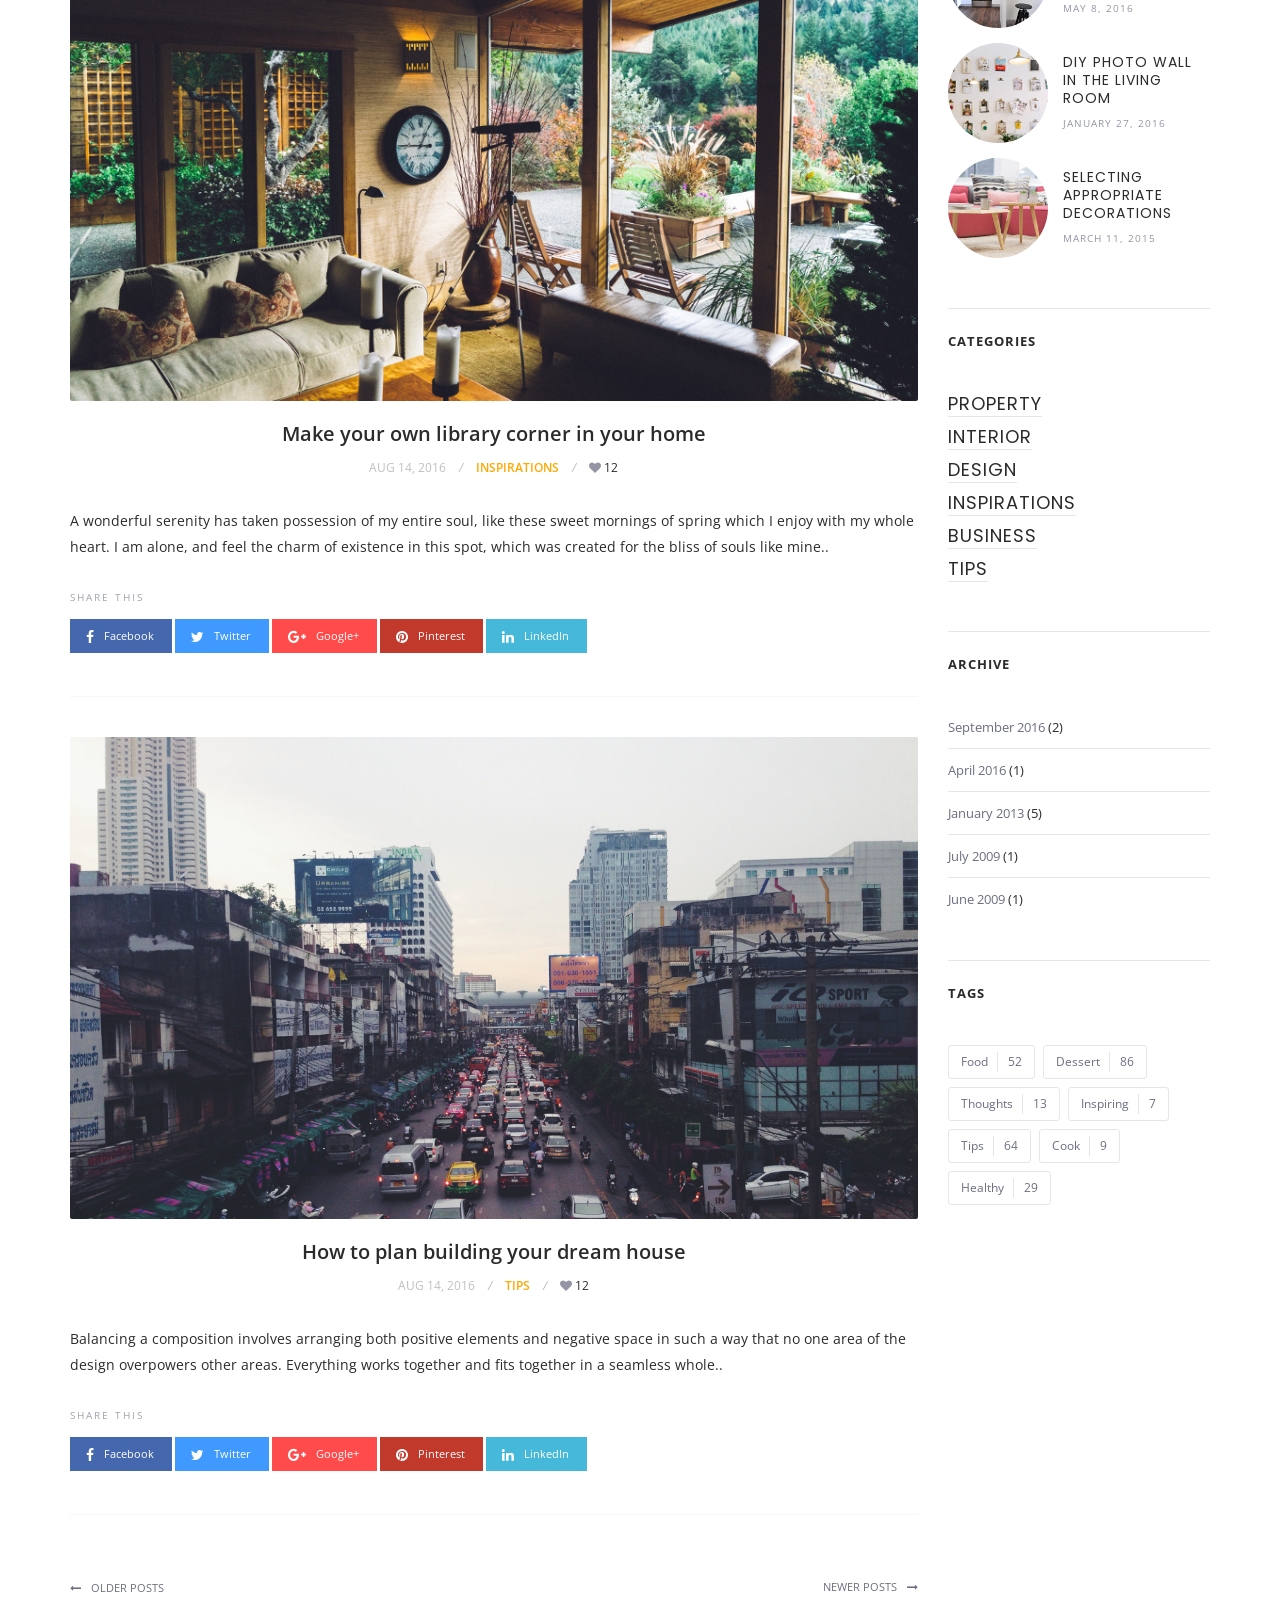
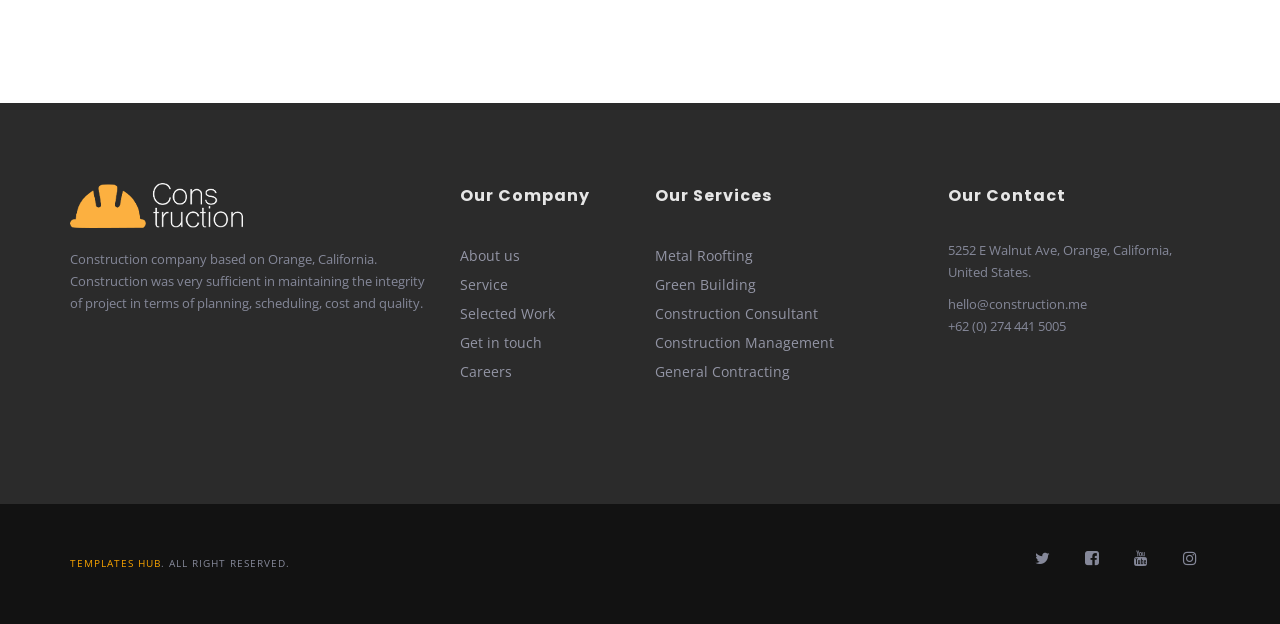
<file: archive.html>
<!DOCTYPE html>
<html lang="en">
  
<head>
    <meta charset="utf-8">
    <meta http-equiv="X-UA-Compatible" content="IE=edge">
    <meta name="viewport" content="width=device-width, initial-scale=1">
    <meta name="description" content="construction is awesome bootstrap responsive construction business theme">
    <meta name="keywords" content="construction, business, construction business, responsive, parallax, business theme">
    <meta name="author" content="templateninja">
    <title>Construction</title>

    <!-- Bootstrap -->
    <link href="assets/bootstrap/css/bootstrap.min.css" rel="stylesheet">
    <link href="https://fonts.googleapis.com/css?family=Open+Sans:400,700|Poppins:300,500" rel="stylesheet">
    <link href="assets/css/font-awesome.min.css" rel="stylesheet">
    <link href="assets/css/Pe-icon-7-stroke.css" rel="stylesheet">
    <link href="assets/css/owl.carousel.css" rel="stylesheet">
    <link href="assets/css/owl.theme.css" rel="stylesheet">
    <link href="assets/css/magnific-popup.css" rel="stylesheet">
    <link rel="stylesheet" type="text/css" href="assets/css/style.min.css">

    <!-- HTML5 Shim and Respond.js IE8 support of HTML5 elements and media queries -->
    <!-- WARNING: Respond.js doesn't work if you view the page via file:// -->
    <!--[if lt IE 9]>
      <script src="assets/plugins/html5shiv.min.js"></script>
      <script src="assets/plugins/respond.min.js"></script>
    <![endif]-->
  </head>
  <body id="home">

    <!-- begin:header -->
    <div class="header header-page">
      <!-- begin:topbar -->
      <div id="topbar" class="topbar topbar-page">
        <div class="container">
          <div class="row">
            <div class="col-sm-8">
              <div class="nav-utility">
                <span class="nav-item">A stylish Bootstrap theme for construction companies</span>
              </div><!-- .nav-utility -->
            </div><!-- .col-sm-8 -->
            <div class="col-sm-4 hidden-xs">
              <div class="nav-utility nav-right">
                <a href="#" class="nav-item"><i class="fa fa-twitter"></i></a>
                <a href="#" class="nav-item"><i class="fa fa-facebook"></i></a>
                <a href="#" class="nav-item"><i class="fa fa-linkedin"></i></a>
                <a href="#" class="nav-item"><i class="fa fa-pinterest"></i></a>
                <a href="#" class="nav-item"><i class="fa fa-envelope-o"></i></a>
              </div><!-- .nav-utility -->
            </div><!-- .col-sm-4 -->
          </div><!-- .row -->
        </div><!-- .container -->
      </div><!-- .topbar -->
      <!-- end:topbar -->

      <!-- begin:site-navigation -->
      <div class="site-header-affix-wrapper">
        <header id="masthead" class="site-header header-dark" role="banner">
          <div class="container">
            <div class="row">
              <div class="col-sm-3">
                <div class="site-branding">
                  <h1 class="site-title title-image"><a href="index-2.html" rel="home"><img src="assets/img/img-logo.png" alt="construction business" class="img-responsive"></a></h1>
                </div><!-- .site-branding -->
              </div><!-- .col-sm-3 -->

              <div class="col-sm-9">
                <nav id="site-navigation" class="main-navigation" role="navigation">
                  <button class="menu-toggle" type="button" aria-controls="primary-menu" aria-expanded="false"><span class="pe-7s-menu"></span><span class="sr-only">Primary Menu</span></button>

                  <div class="menu-testing-menu-container">
                    <ul id="primary-menu" class="menu nav-menu" aria-expanded="false">
                      <li class="menu-item"><a href="index-2.html">Home</a></li>
                      <li class="menu-item"><a href="about.html">About</a></li>
                      <li class="menu-item menu-item-has-children" aria-haspopup="true"><a href="#">Services</a>
                        <ul class="sub-menu">
                          <li class="menu-item"><a href="service.html">All Services</a></li>
                          <li class="menu-item"><a href="service-item.html">Construction Consultant</a></li>
                          <li class="menu-item"><a href="service-item.html">General Contracting</a></li>
                          <li class="menu-item"><a href="service-item.html">House Renovation</a></li>
                          <li class="menu-item"><a href="service-item.html">Construction Management</a></li>
                          <li class="menu-item"><a href="service-item.html">Design and Build</a></li>
                        </ul>
                      </li>
                      <li class="menu-item menu-item-has-children" aria-haspopup="true"><a href="#">Features</a>
                        <ul class="sub-menu">
                          <li class="menu-item"><a href="single.html">Single Post</a></li>
                          <li class="menu-item"><a href="single-fullwidth.html">Single Post Full Width</a></li>
                          <li class="menu-item"><a href="page-fullwidth.html">Page Full Width</a></li>
                          <li class="menu-item"><a href="page-sidebar.html">Page With Sidebar</a></li>
                          <li class="menu-item menu-item-has-children" aria-haspopup="true"><a href="#">Shortcodes</a>
                            <ul class="sub-menu">
                              <li class="menu-item"><a href="alert.html">Alert</a></li>
                              <li class="menu-item"><a href="progress.html">Progress Bar</a></li>
                              <li class="menu-item"><a href="social.html">Social Icon</a></li>
                              <li class="menu-item"><a href="button.html">Button &amp; Label</a></li>
                              <li class="menu-item"><a href="accordion.html">Accordion</a></li>
                              <li class="menu-item"><a href="tab.html">Tabs</a></li>
                              <li class="menu-item"><a href="pricing.html">Pricing</a></li>
                            </ul>
                          </li>
                          <li class="menu-item"><a href="typography.html">Typography</a></li>
                          <li class="menu-item"><a href="404.html">Not Found</a></li>
                          <li class="menu-item"><a href="comingsoon.html">Comingsoon</a></li>
                        </ul>
                      </li>
                      <li class="menu-item"><a href="project.html">Projects</a></li>
                      <li class="menu-item"><a href="blog.html">Blog</a></li>
                      <li class="menu-item"><a href="contact.html">Contact</a></li>
                    </ul>
                  </div>
                </nav><!-- #site-navigation -->
              </div><!-- .col-sm-9 -->
            </div><!-- .row -->
          </div><!-- .container -->
        </header><!-- #masthead -->
      </div><!-- .site-header-affix-wrapper -->
      <!-- end:site-navigation -->
    </div><!-- #header -->
    <!-- end:header -->

    <!-- begin:main-title -->
    <div class="main-title block-section padd-40-top padd-60-btm bg-grey">
      <div class="container">
        <div class="row">
          <div class="col-md-8 col-md-offset-2">
            <h1 class="main-title-primary"><span>Browsing category</span>Home Decor</h1>
            <h4 class="main-title-secondary">Home decor inspirations</h4>
          </div><!-- .col-## -->
        </div><!-- .row -->
      </div><!-- .container -->
    </div><!-- .main-title -->
    <!-- end:main-title -->

    <!-- begin:breadcrumb -->
    <div class="breadcrumbs">
      <div class="container">
        <div class="row">
          <div class="col-md-12">
            <ol class="breadcrumb">
              <li><a href="#">Home</a></li>
              <li><a href="#">Blog</a></li>
              <li class="active">Category : Home Decor</li>
            </ol>
          </div><!-- .col-md-12 -->
        </div><!-- .row -->
      </div><!-- .container -->
    </div><!-- .site-breadcrumb -->
    <!-- end:breadcrumb -->

    <!-- begin:site-main -->
    <div class="site-main">
      <!-- begin:content-section -->
      <div class="content-section">
        <div class="container">
          <div class="row">
            <div class="col-md-9">
              <div class="entry-content">
                <article class="blog-entry">
                  <a href="#" class="blog-entry-thumbnail">
                    <img src="assets/img/img-service-01.jpg" alt="White is the trully elegant" class="img-responsive">
                  </a>
                  <div class="blog-entry-header">
                    <h2 class="entry-title text-center">White is the trully elegant</h2>
                    <div class="entry-meta">
                      <span class="posted-on">
                        <time class="entry-date" datetime="2016-08-14">Aug 14, 2016</time>
                      </span><!-- .posted-on -->
                      <span class="entry-cat">
                        <span class="cat-link"><a href="#">Tips &amp; Tricks</a></span>
                      </span><!-- .entry-cat -->
                      <span class="entry-like"><a href="#"><i class="fa fa-heart"></i> 172</a></span>
                    </div>
                  </div><!-- .blog-entry-header -->
                  <div class="blog-entry-content">
                    <p>Far far away, behind the word mountains, far from the countries <a href="#" class="text-link">Vokalia and Consonantia</a>,
                      there live the blind texts. Separated they live in Bookmarksgrove right at the coast of the Semantics, a large language ocean.
                      A small river named Duden flows by their place and supplies it with the necessary regelialia..</p>
                  </div><!-- .blog-entry-content -->
                  <footer class="blog-entry-footer">
                    <span class="share-links">
                      <span>Share this</span>
                      <a href="#" class="icon-facebook"><i class="fa fa-facebook"></i> Facebook</a>
                      <a href="#" class="icon-twitter"><i class="fa fa-twitter"></i> Twitter</a>
                      <a href="#" class="icon-google-plus"><i class="fa fa-google-plus"></i> Google+</a>
                      <a href="#" class="icon-pinterest"><i class="fa fa-pinterest"></i> Pinterest</a>
                      <a href="#" class="icon-linkedin"><i class="fa fa-linkedin"></i> LinkedIn</a>
                    </span><!-- .share-links -->
                  </footer>
                </article><!-- .blog-entry -->
                <hr class="marg-40-top marg-40-btm">
                <article class="blog-entry">
                  <a href="#" class="blog-entry-thumbnail">
                    <img src="assets/img/img-service-02.jpg" alt="Make your own library corner in your home" class="img-responsive">
                  </a>
                  <div class="blog-entry-header">
                    <h2 class="entry-title text-center">Make your own library corner in your home</h2>
                    <div class="entry-meta">
                      <span class="posted-on">
                        <time class="entry-date" datetime="2016-08-14">Aug 14, 2016</time>
                      </span><!-- .posted-on -->
                      <span class="entry-cat">
                        <span class="cat-link"><a href="#">Inspirations</a></span>
                      </span><!-- .entry-cat -->
                      <span class="entry-like"><a href="#"><i class="fa fa-heart"></i> 12</a></span>
                    </div>
                  </div><!-- .blog-entry-header -->
                  <div class="blog-entry-content">
                    <p>A wonderful serenity has taken possession of my entire soul, like these sweet mornings of spring which I enjoy with my whole heart. I am alone, and feel the charm of existence in this spot, which was created for the bliss of souls like mine..</p>
                  </div><!-- .blog-entry-content -->
                  <footer class="blog-entry-footer">
                    <span class="share-links">
                      <span>Share this</span>
                      <a href="#" class="icon-facebook"><i class="fa fa-facebook"></i> Facebook</a>
                      <a href="#" class="icon-twitter"><i class="fa fa-twitter"></i> Twitter</a>
                      <a href="#" class="icon-google-plus"><i class="fa fa-google-plus"></i> Google+</a>
                      <a href="#" class="icon-pinterest"><i class="fa fa-pinterest"></i> Pinterest</a>
                      <a href="#" class="icon-linkedin"><i class="fa fa-linkedin"></i> LinkedIn</a>
                    </span><!-- .share-links -->
                  </footer>
                </article><!-- .blog-entry -->
                <hr class="marg-40-top marg-40-btm">
                <article class="blog-entry">
                  <a href="#" class="blog-entry-thumbnail">
                    <img src="assets/img/img-post-content-04.jpg" alt="How to plan building your dream house" class="img-responsive">
                  </a>
                  <div class="blog-entry-header">
                    <h2 class="entry-title text-center">How to plan building your dream house</h2>
                    <div class="entry-meta">
                      <span class="posted-on">
                        <time class="entry-date" datetime="2016-08-14">Aug 14, 2016</time>
                      </span><!-- .posted-on -->
                      <span class="entry-cat">
                        <span class="cat-link"><a href="#">Tips</a></span>
                      </span><!-- .entry-cat -->
                      <span class="entry-like"><a href="#"><i class="fa fa-heart"></i> 12</a></span>
                    </div>
                  </div><!-- .blog-entry-header -->
                  <div class="blog-entry-content">
                    <p>Balancing a composition involves arranging both positive elements and negative space in such a way that no one area of the design overpowers other areas. Everything works together and fits together in a seamless whole..</p>
                  </div><!-- .blog-entry-content -->
                  <footer class="blog-entry-footer">
                    <span class="share-links">
                      <span>Share this</span>
                      <a href="#" class="icon-facebook"><i class="fa fa-facebook"></i> Facebook</a>
                      <a href="#" class="icon-twitter"><i class="fa fa-twitter"></i> Twitter</a>
                      <a href="#" class="icon-google-plus"><i class="fa fa-google-plus"></i> Google+</a>
                      <a href="#" class="icon-pinterest"><i class="fa fa-pinterest"></i> Pinterest</a>
                      <a href="#" class="icon-linkedin"><i class="fa fa-linkedin"></i> LinkedIn</a>
                    </span><!-- .share-links -->
                  </footer>
                </article><!-- .blog-entry -->
                <hr class="marg-40-top marg-40-btm">

                <nav class="navigation posts-navigation" role="navigation">
                  <h2 class="screen-reader-text">Posts navigation</h2>
                  <div class="nav-links">
                    <div class="nav-previous"><a href="#">Older posts</a></div>
                    <div class="nav-next"><a href="#">Newer posts</a></div>
                  </div>
                </nav><!-- .post-navigation -->
              </div><!-- .entry-content -->
            </div><!-- .col-## -->

            <div class="col-md-3">
              <div class="sidebar site-sidebar">
                <section id="search" class="widget widget_search">
                  <form class="search-form">
                    <div class="form-group">
                      <label for="search" class="sr-only">Search</label>
                      <input type="text" class="form-control search-field" placeholder="Search...">
                    </div><!-- .form-group -->
                    <button type="submit" class="btn btn-default search-submit"><i class="fa fa-search"></i></button>
                  </form>
                </section><!-- .widget_search -->

                <section id="recent-posts" class="widget widget_recent_entries">
                  <h2 class="widget-title">Recent Posts</h2>
                  <ul>
          					<li>
          				    <a href="#">How to plan building your dream house</a>
          						<span class="post-date">September 2, 2016</span>
          					</li>
        					  <li>
        				      <a href="#">Make your own library corner in your home</a>
        							<span class="post-date">September 2, 2016</span>
        						</li>
        					  <li>
        				      <a href="#">10 Simple elegant kitchen inspirations</a>
        							<span class="post-date">April 27, 2016</span>
        						</li>
        					  <li>
        				      <a href="#">DIY Photo wall in the living room</a>
        							<span class="post-date">March 2, 2016</span>
        						</li>
        					  <li>
        				      <a href="#">Selecting appropriate decorations for the living room</a>
        							<span class="post-date">March 2, 2016</span>
        						</li>
            			</ul>
            		</section><!-- widget_recent_entries -->

                <section class="widget widget_popular_entries">
                  <h2 class="widget-title"><span>Popular Posts</span></h2>
                  <ul>
                    <li>
                      <a href="single.html" class="popular-entry-thumbnail">
                        <img src="assets/img/img-blog-01.jpg" alt="How to plan building your dream house">
                      </a>
                      <span class="popular-entry-title">
                        <a href="single.html" rel="bookmark" class="popular-entry-title-link">How to plan building your dream house</a>
                        <span class="popular-entry-date">August 17, 2016</span>
                      </span>
                    </li>
                    <li>
                      <a href="single.html" class="popular-entry-thumbnail">
                        <img src="assets/img/img-blog-02.jpg" alt="Make your own library corner in your home">
                      </a>
                      <span class="popular-entry-title">
                        <a href="single.html" rel="bookmark" class="popular-entry-title-link">Make your own library corner in your home</a>
                        <span class="popular-entry-date">July 23, 2016</span>
                      </span>
                    </li>
                    <li>
                      <a href="single.html" class="popular-entry-thumbnail">
                        <img src="assets/img/img-blog-03.jpg" alt="10 Simple elegant kitchen inspirations">
                      </a>
                      <span class="popular-entry-title">
                        <a href="single.html" rel="bookmark" class="popular-entry-title-link">10 Simple elegant kitchen inspirations</a>
                        <span class="popular-entry-date">May 8, 2016</span>
                      </span>
                    </li>
                    <li>
                      <a href="single.html" class="popular-entry-thumbnail">
                        <img src="assets/img/img-blog-04.jpg" alt="DIY Photo wall in the living room">
                      </a>
                      <span class="popular-entry-title">
                        <a href="single.html" rel="bookmark" class="popular-entry-title-link">DIY Photo wall in the living room</a>
                        <span class="popular-entry-date">January 27, 2016</span>
                      </span>
                    </li>
                    <li>
                      <a href="single.html" class="popular-entry-thumbnail">
                        <img src="assets/img/img-blog-05.jpg" alt="Selecting appropriate decorations">
                      </a>
                      <span class="popular-entry-title">
                        <a href="single.html" rel="bookmark" class="popular-entry-title-link">Selecting appropriate decorations</a>
                        <span class="popular-entry-date">March 11, 2015</span>
                      </span>
                    </li>
                  </ul>
                </section><!-- .widget_popular_entries -->

                <section class="widget widget_categories">
                  <h2 class="widget-title"><span>Categories</span></h2>
                  <ul>
                    <li><a href="archive.html">Property</a></li>
                    <li><a href="archive.html">Interior</a></li>
                    <li><a href="archive.html">Design</a></li>
                    <li><a href="archive.html">Inspirations</a></li>
                    <li><a href="archive.html">Business</a></li>
                    <li><a href="archive.html">Tips</a></li>
                  </ul>
                </section><!-- .widget_categories -->

                <section id="archive" class="widget widget_archive">
                  <h2 class="widget-title">Archive</h2>
                  <ul>
                    <li><a href="archive.html">September 2016</a>&nbsp;(2)</li>
                    <li><a href="archive.html">April 2016</a>&nbsp;(1)</li>
                    <li><a href="archive.html">January 2013</a>&nbsp;(5)</li>
                    <li><a href="archive.html">July 2009</a>&nbsp;(1)</li>
                    <li><a href="archive.html">June 2009</a>&nbsp;(1)</li>
                  </ul>
                </section><!-- .widget_archive -->

                <section class="widget widget_tag_cloud">
                  <h2 class="widget-title"><span>Tags</span></h2>
                  <div class="tagcloud">
                    <a href="#">food <span>52</span></a> <a href="#">dessert <span>86</span></a>
                    <a href="#">thoughts <span>13</span></a> <a href="#">inspiring <span>7</span></a>
                    <a href="#">tips <span>64</span></a> <a href="#">cook <span>9</span></a> <a href="#">healthy <span>29</span></a>
                  </div>
                </section><!-- .widget_tag_cloud -->

              </div><!-- .sidebar -->
            </div><!-- .col-## -->
          </div><!-- .row -->
        </div><!-- .container -->
      </div><!-- .content-section -->
      <!-- end:content-section -->
    </div><!-- .site-main -->
    <!-- end:site-main -->

  	<!-- begin:footer -->
    <footer id="colophon" class="site-footer bg-black" role="contentinfo">
      <div class="container">
        <div class="row">
          <div class="col-md-4 col-sm-6">
            <section class="widget">
              <img src="assets/img/img-logo-footer.png" alt="bootstrap theme for construction companies" class="img-responsive marg-20-btm marg-20-top">
              <p>Construction company based on Orange, California. Construction was very sufficient in maintaining the integrity of project in terms of planning, scheduling, cost and quality.</p>
            </section><!-- .widget -->
          </div><!-- .col-## -->

          <div class="col-md-2 col-sm-6">
            <section class="widget">
              <h3 class="widget-title">Our Company</h3>
              <ul>
                <li><a href="#">About us</a></li>
                <li><a href="#">Service</a></li>
                <li><a href="#">Selected Work</a></li>
                <li><a href="#">Get in touch</a></li>
                <li><a href="#">Careers</a></li>
              </ul>
            </section><!-- .widget -->
          </div><!-- .col-## -->

          <div class="col-md-3 col-sm-6">
            <section class="widget">
              <h3 class="widget-title">Our Services</h3>
              <ul>
                <li><a href="#">Metal Roofting</a></li>
                <li><a href="#">Green Building</a></li>
                <li><a href="#">Construction Consultant</a></li>
                <li><a href="#">Construction Management</a></li>
                <li><a href="#">General Contracting</a></li>
              </ul>
            </section><!-- .widget -->
          </div><!-- .col-## -->

          <div class="col-md-3 col-sm-6">
            <section class="widget">
              <h3 class="widget-title">Our Contact</h3>
              <p>5252 E Walnut Ave, Orange, California, United States.</p>
              <p>hello@construction.me<br>+62 (0) 274 441 5005</p>
            </section>
          </div><!-- .col-## -->
        </div><!-- .row -->
      </div><!-- .container -->
    </footer><!-- #colophon -->
    <!-- end:footer -->

    <!-- begin:copyright -->
    <section id="copyright" class="copyright bg-black">
      <div class="container">
        <div class="row">
          <div class="col-sm-6 copy-left">
             <p><a target="_blank" href="https://www.templateshub.net">Templates Hub</a>. All Right Reserved.</p>
          </div><!-- .col-sm-6 -->

          <div class="col-sm-6 copy-right">
            <ul class="social-icon">
              <li><a href="#" target="_blank" class="icon-twitter"><i class="fa fa-twitter"></i></a></li>
              <li><a href="#" target="_blank" class="icon-facebook"><i class="fa fa-facebook-square"></i></a></li>
              <li><a href="#" target="_blank" class="icon-youtube"><i class="fa fa-youtube"></i></a></li>
              <li><a href="#" target="_blank" class="icon-instagram"><i class="fa fa-instagram"></i></a></li>
            </ul>
          </div><!-- .col-sm-6 -->
        </div><!-- .row -->
      </div><!-- .container -->
    </section><!-- #copyright -->
    <!-- begin:copyright -->


    <!-- jQuery (necessary for Bootstrap's JavaScript plugins) -->
    <script src="assets/plugins/jquery.min.js"></script>
    <!-- Include all compiled plugins (below), or include individual files as needed -->
    <script src="assets/bootstrap/js/bootstrap.min.js"></script>
    <script src="assets/plugins/parallax.min.js"></script>
    <script src="assets/js/navigation.js"></script>
    <script src="assets/plugins/jquery.easing.js"></script>
    <script src="assets/plugins/jquery.magnific-popup.min.js"></script>
    <script src="assets/plugins/imagesloaded.pkgd.min.js"></script>
    <script src="assets/plugins/isotope.pkgd.min.js"></script>
    <script src="assets/plugins/owl.carousel.min.js"></script>
    <script src="assets/js/script.min.js"></script>
  </body>

</html>
</file>
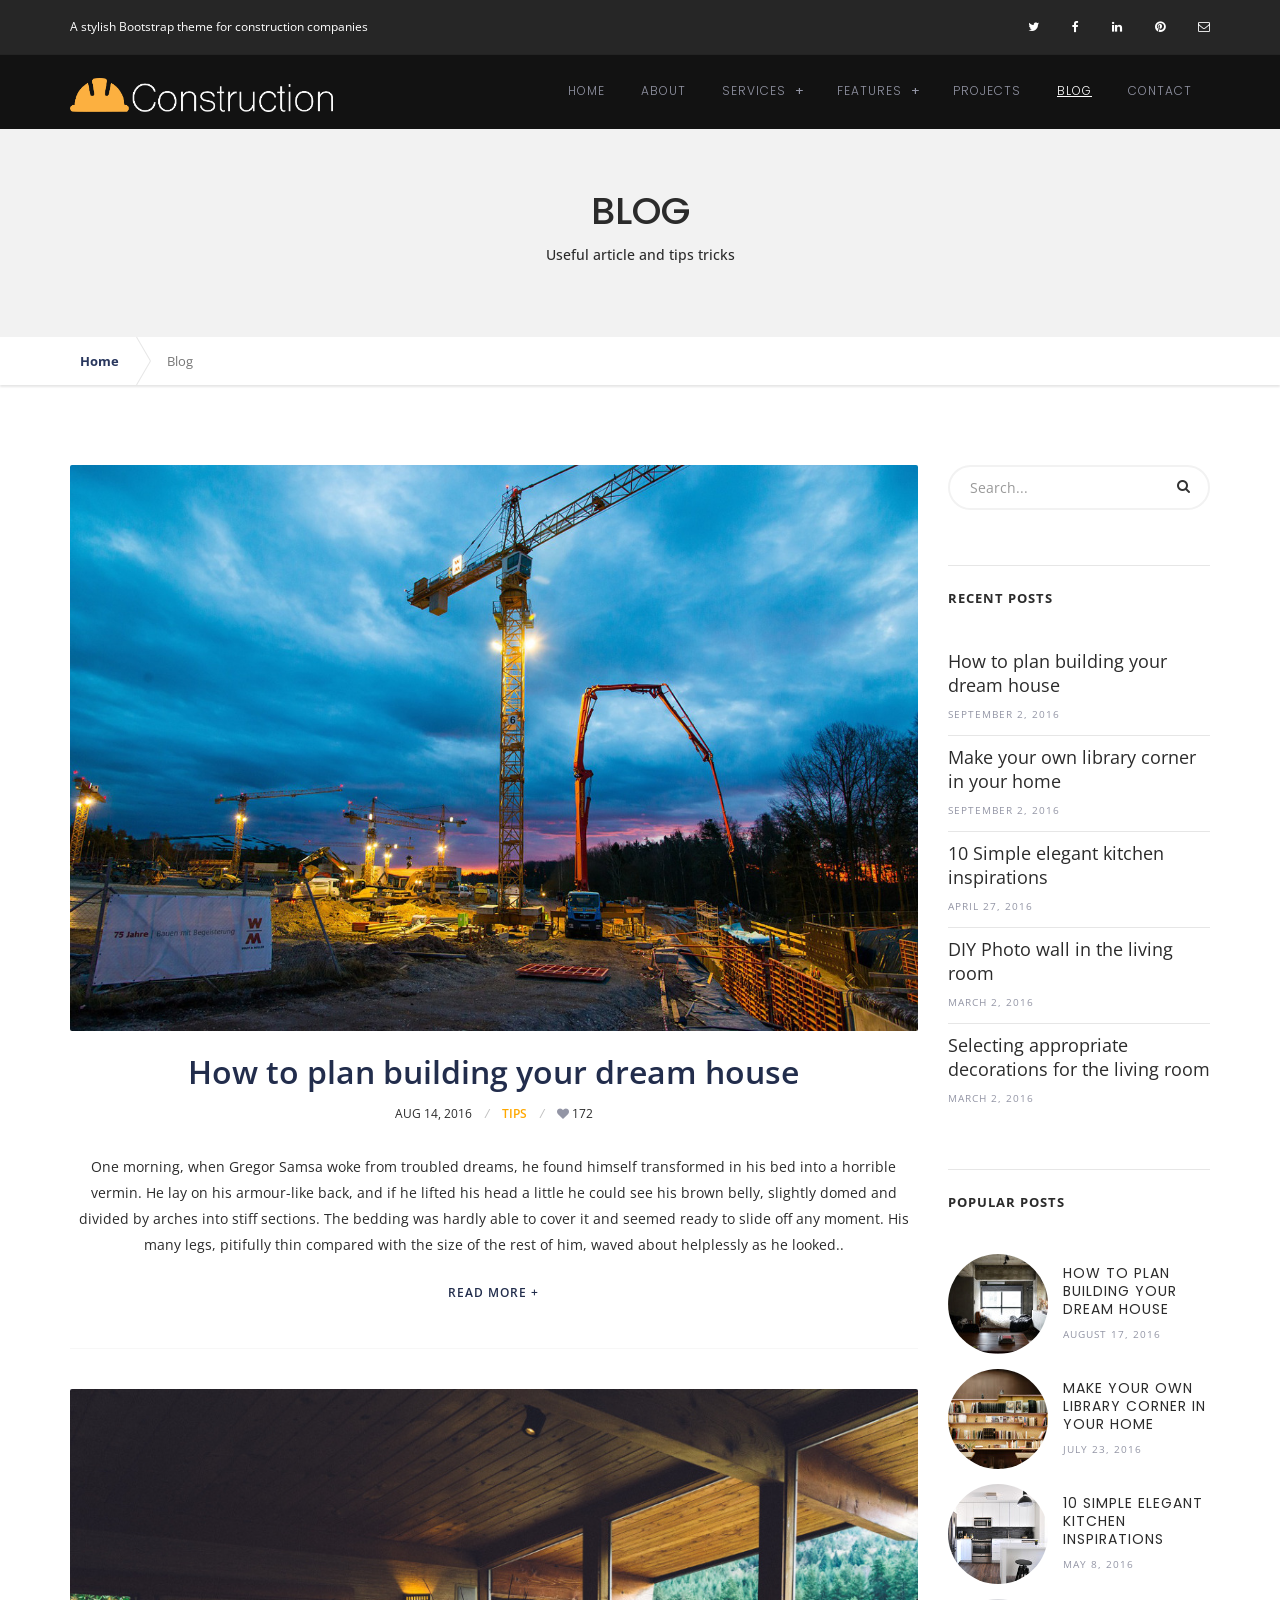
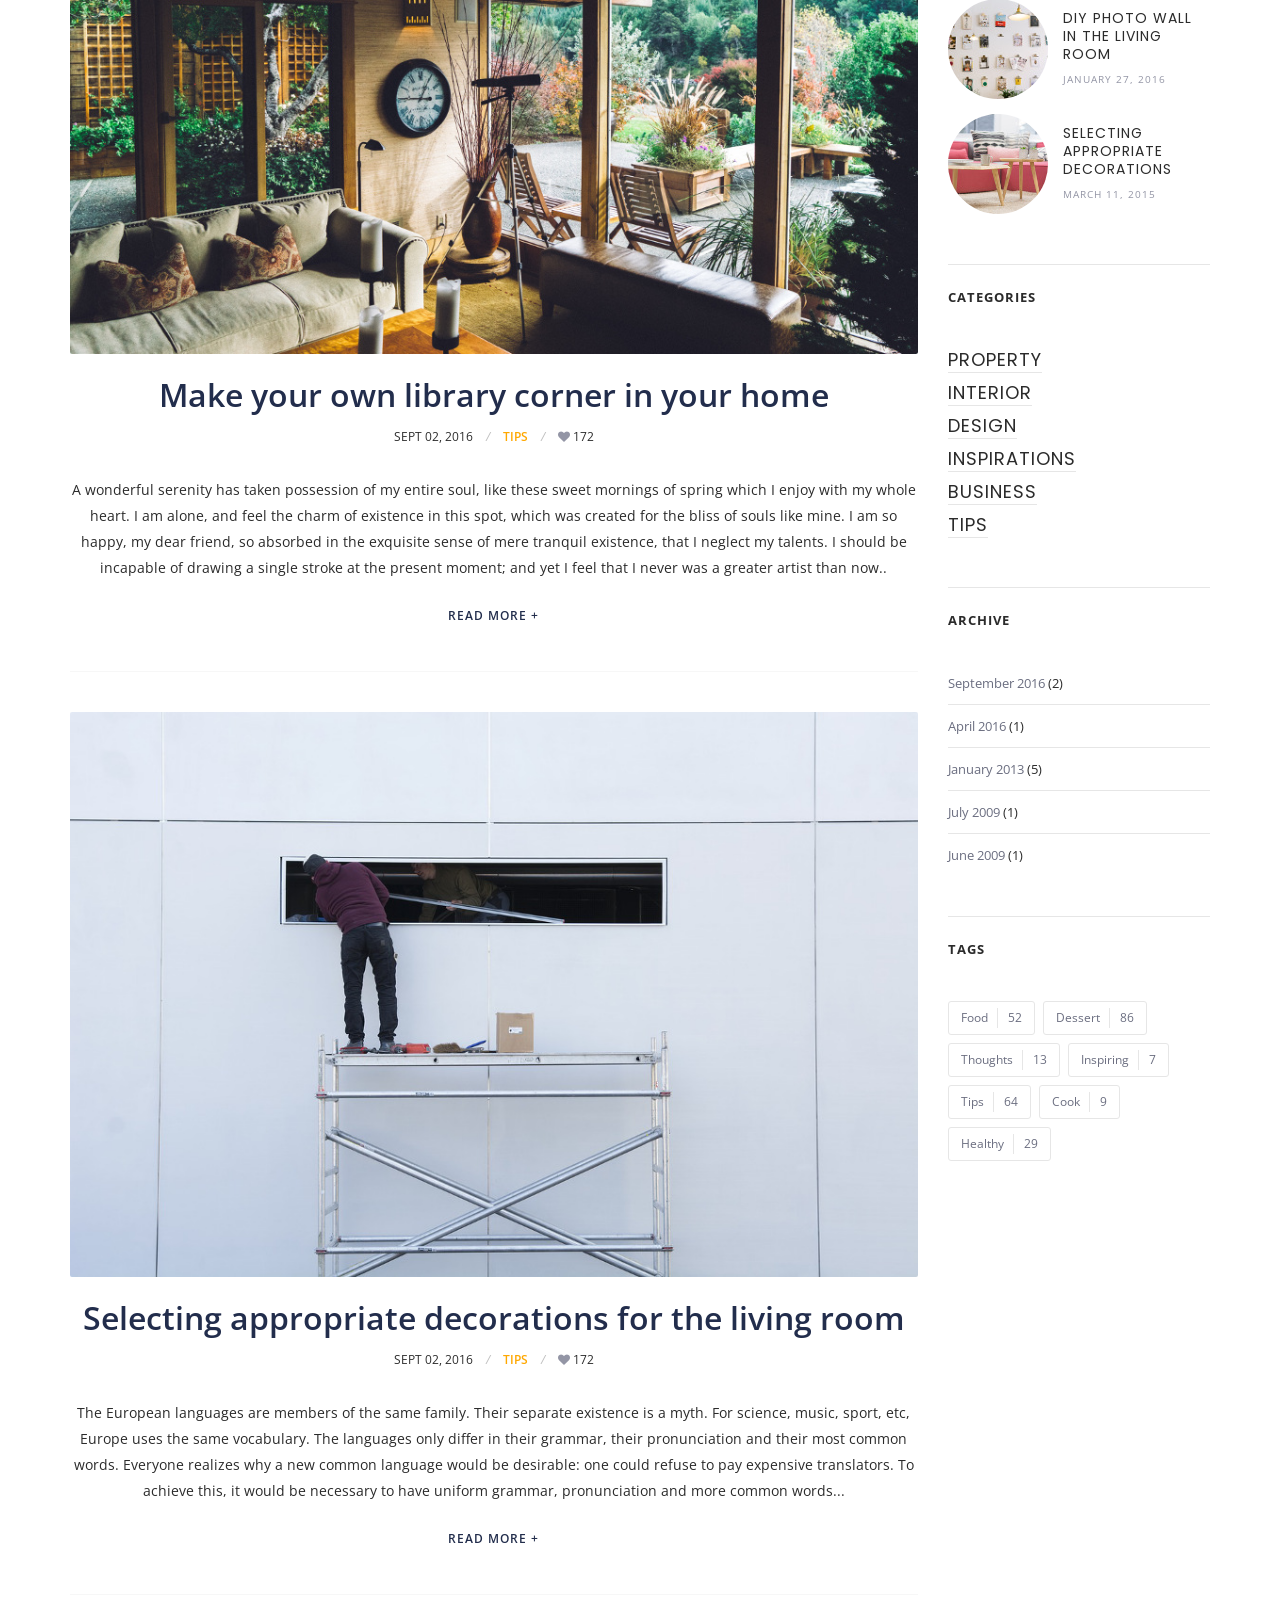
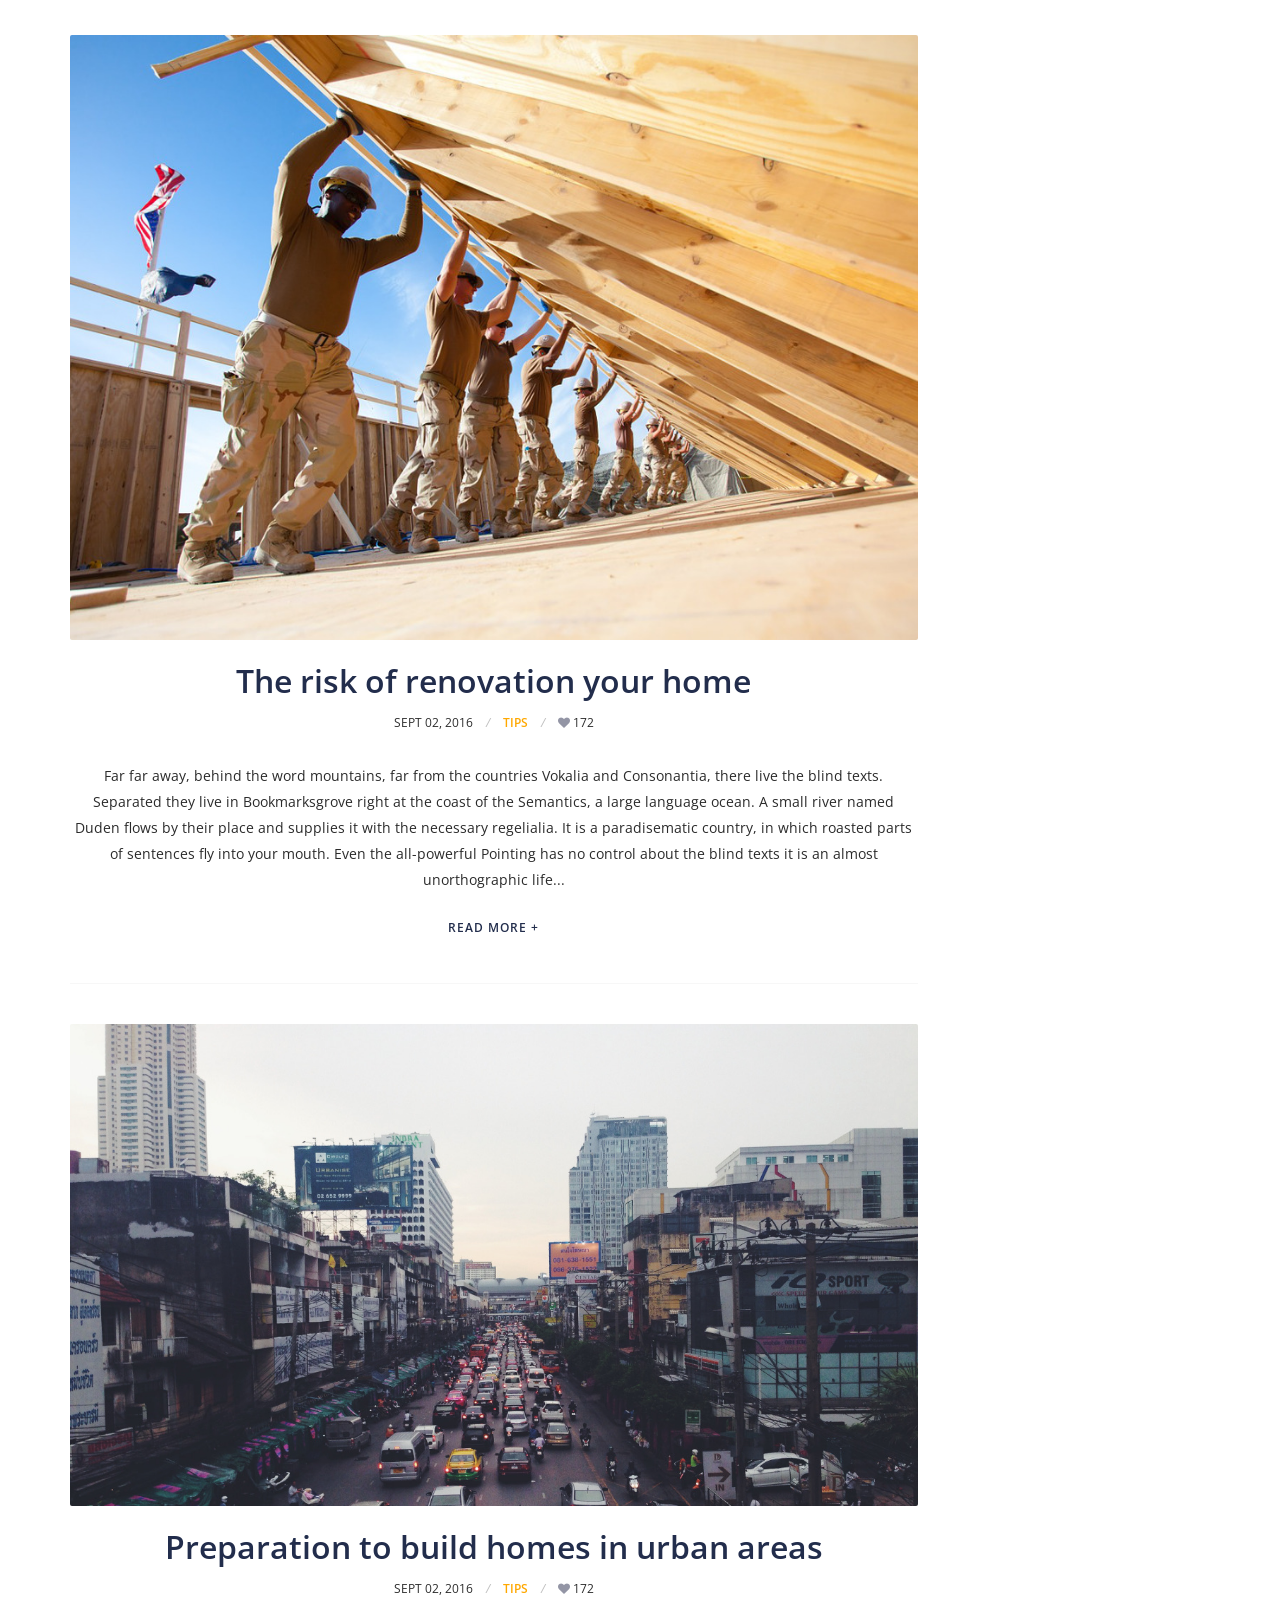
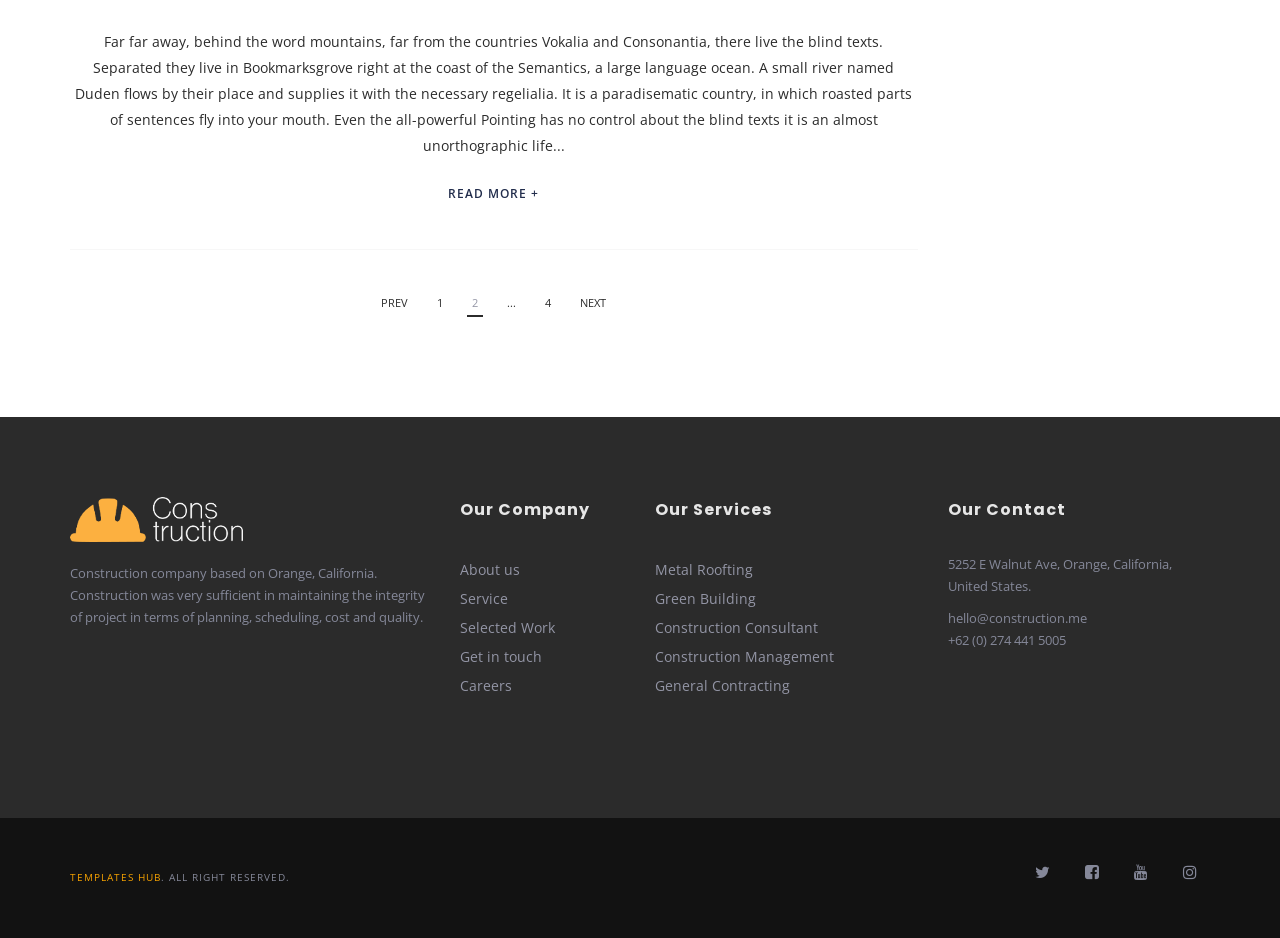
<file: blog.html>
<!DOCTYPE html>
<html lang="en">
  
<head>
    <meta charset="utf-8">
    <meta http-equiv="X-UA-Compatible" content="IE=edge">
    <meta name="viewport" content="width=device-width, initial-scale=1">
    <meta name="description" content="construction is awesome bootstrap responsive construction business theme">
    <meta name="keywords" content="construction, business, construction business, responsive, parallax, business theme">
    <meta name="author" content="templateninja">
    <title>Construction</title>

    <!-- Bootstrap -->
    <link href="assets/bootstrap/css/bootstrap.min.css" rel="stylesheet">
    <link href="https://fonts.googleapis.com/css?family=Open+Sans:400,700|Poppins:300,500" rel="stylesheet">
    <link href="assets/css/font-awesome.min.css" rel="stylesheet">
    <link href="assets/css/Pe-icon-7-stroke.css" rel="stylesheet">
    <link href="assets/css/owl.carousel.css" rel="stylesheet">
    <link href="assets/css/owl.theme.css" rel="stylesheet">
    <link href="assets/css/magnific-popup.css" rel="stylesheet">
    <link rel="stylesheet" type="text/css" href="assets/css/style.min.css">

    <!-- HTML5 Shim and Respond.js IE8 support of HTML5 elements and media queries -->
    <!-- WARNING: Respond.js doesn't work if you view the page via file:// -->
    <!--[if lt IE 9]>
      <script src="assets/plugins/html5shiv.min.js"></script>
      <script src="assets/plugins/respond.min.js"></script>
    <![endif]-->
  </head>
  <body id="home">

    <!-- begin:header -->
    <div class="header header-page">
      <!-- begin:topbar -->
      <div id="topbar" class="topbar topbar-page">
        <div class="container">
          <div class="row">
            <div class="col-sm-8">
              <div class="nav-utility">
                <span class="nav-item">A stylish Bootstrap theme for construction companies</span>
              </div><!-- .nav-utility -->
            </div><!-- .col-sm-8 -->
            <div class="col-sm-4 hidden-xs">
              <div class="nav-utility nav-right">
                <a href="#" class="nav-item"><i class="fa fa-twitter"></i></a>
                <a href="#" class="nav-item"><i class="fa fa-facebook"></i></a>
                <a href="#" class="nav-item"><i class="fa fa-linkedin"></i></a>
                <a href="#" class="nav-item"><i class="fa fa-pinterest"></i></a>
                <a href="#" class="nav-item"><i class="fa fa-envelope-o"></i></a>
              </div><!-- .nav-utility -->
            </div><!-- .col-sm-4 -->
          </div><!-- .row -->
        </div><!-- .container -->
      </div><!-- .topbar -->
      <!-- end:topbar -->

      <!-- begin:site-navigation -->
      <div class="site-header-affix-wrapper">
        <header id="masthead" class="site-header header-dark" role="banner">
          <div class="container">
            <div class="row">
              <div class="col-sm-3">
                <div class="site-branding">
                  <h1 class="site-title title-image"><a href="index-2.html" rel="home"><img src="assets/img/img-logo.png" alt="construction business" class="img-responsive"></a></h1>
                </div><!-- .site-branding -->
              </div><!-- .col-sm-3 -->

              <div class="col-sm-9">
                <nav id="site-navigation" class="main-navigation" role="navigation">
                  <button class="menu-toggle" type="button" aria-controls="primary-menu" aria-expanded="false"><span class="pe-7s-menu"></span><span class="sr-only">Primary Menu</span></button>

                  <div class="menu-testing-menu-container">
                    <ul id="primary-menu" class="menu nav-menu" aria-expanded="false">
                      <li class="menu-item"><a href="index-2.html">Home</a></li>
                      <li class="menu-item"><a href="about.html">About</a></li>
                      <li class="menu-item menu-item-has-children" aria-haspopup="true"><a href="#">Services</a>
                        <ul class="sub-menu">
                          <li class="menu-item"><a href="service.html">All Services</a></li>
                          <li class="menu-item"><a href="service-item.html">Construction Consultant</a></li>
                          <li class="menu-item"><a href="service-item.html">General Contracting</a></li>
                          <li class="menu-item"><a href="service-item.html">House Renovation</a></li>
                          <li class="menu-item"><a href="service-item.html">Construction Management</a></li>
                          <li class="menu-item"><a href="service-item.html">Design and Build</a></li>
                        </ul>
                      </li>
                      <li class="menu-item menu-item-has-children" aria-haspopup="true"><a href="#">Features</a>
                        <ul class="sub-menu">
                          <li class="menu-item"><a href="single.html">Single Post</a></li>
                          <li class="menu-item"><a href="single-fullwidth.html">Single Post Full Width</a></li>
                          <li class="menu-item"><a href="page-fullwidth.html">Page Full Width</a></li>
                          <li class="menu-item"><a href="page-sidebar.html">Page With Sidebar</a></li>
                          <li class="menu-item menu-item-has-children" aria-haspopup="true"><a href="#">Shortcodes</a>
                            <ul class="sub-menu">
                              <li class="menu-item"><a href="alert.html">Alert</a></li>
                              <li class="menu-item"><a href="progress.html">Progress Bar</a></li>
                              <li class="menu-item"><a href="social.html">Social Icon</a></li>
                              <li class="menu-item"><a href="button.html">Button &amp; Label</a></li>
                              <li class="menu-item"><a href="accordion.html">Accordion</a></li>
                              <li class="menu-item"><a href="tab.html">Tabs</a></li>
                              <li class="menu-item"><a href="pricing.html">Pricing</a></li>
                            </ul>
                          </li>
                          <li class="menu-item"><a href="typography.html">Typography</a></li>
                          <li class="menu-item"><a href="404.html">Not Found</a></li>
                          <li class="menu-item"><a href="comingsoon.html">Comingsoon</a></li>
                        </ul>
                      </li>
                      <li class="menu-item"><a href="project.html">Projects</a></li>
                      <li class="menu-item current-menu-item"><a href="blog.html">Blog</a></li>
                      <li class="menu-item"><a href="contact.html">Contact</a></li>
                    </ul>
                  </div>
                </nav><!-- #site-navigation -->
              </div><!-- .col-sm-9 -->
            </div><!-- .row -->
          </div><!-- .container -->
        </header><!-- #masthead -->
      </div><!-- .site-header-affix-wrapper -->
      <!-- end:site-navigation -->
    </div><!-- #header -->
    <!-- end:header -->

    <!-- begin:main-title -->
    <div class="main-title block-section padd-40-top padd-60-btm bg-grey">
      <div class="container">
        <div class="row">
          <div class="col-md-8 col-md-offset-2">
            <h1 class="main-title-primary">Blog</h1>
            <h4 class="main-title-secondary">Useful article and tips tricks</h4>
          </div><!-- .col-## -->
        </div><!-- .row -->
      </div><!-- .container -->
    </div><!-- .main-title -->
    <!-- end:main-title -->

    <!-- begin:breadcrumb -->
    <div class="breadcrumbs">
      <div class="container">
        <div class="row">
          <div class="col-md-12">
            <ol class="breadcrumb">
              <li><a href="#">Home</a></li>
              <li class="active">Blog</li>
            </ol>
          </div><!-- .col-md-12 -->
        </div><!-- .row -->
      </div><!-- .container -->
    </div><!-- .site-breadcrumb -->
    <!-- end:breadcrumb -->

    <!-- begin:site-main -->
    <div class="site-main">
      <!-- begin:content-section -->
      <div class="content-section">
        <div class="container">
          <div class="row">
            <div class="col-md-9">
              <div class="entry-content">
                <article class="blog-entry">
                  <a href="#" class="blog-entry-thumbnail">
                    <img src="assets/img/img-content-01.jpg" alt="How to plan building your dream house" class="img-responsive">
                  </a>
                  <div class="blog-entry-header">
                    <h2 class="entry-title entry-title-big"><a href="#" rel="bookmark">How to plan building your dream house</a></h2>
                    <div class="entry-meta">
                      <span class="posted-on">
                        <a href="single.html" rel="bookmark"> <time class="entry-date" datetime="2016-08-14">Aug 14, 2016</time> </a>
                      </span><!-- .posted-on -->
                      <span class="entry-cat">
                        <span class="cat-link"><a href="archive.html">Tips</a></span>
                      </span><!-- .entry-cat -->
                      <span class="entry-like"><a href="#"><i class="fa fa-heart"></i> 172</a></span>
                    </div>
                  </div><!-- .blog-entry-header -->
                  <div class="blog-entry-content text-center">
                    <p>One morning, when Gregor Samsa woke from troubled dreams, he found himself transformed in his bed into a horrible vermin. He lay on his armour-like back, and if he lifted his head a little he could see his brown belly, slightly domed and divided by arches into stiff sections. The bedding was hardly able to cover it and seemed ready to slide off any moment. His many legs, pitifully thin compared with the size of the rest of him, waved about helplessly as he looked..</p>
                    <p><a href="#" class="read-more text-center">Read more +</a></p>
                  </div><!-- .blog-entry-content -->
                </article><!-- .blog-entry -->
                <hr class="marg-40-top marg-40-btm">
                <article class="blog-entry">
                  <a href="#" class="blog-entry-thumbnail">
                    <img src="assets/img/img-service-02.jpg" alt="Make your own library corner in your home" class="img-responsive">
                  </a>
                  <div class="blog-entry-header">
                    <h2 class="entry-title entry-title-big"><a href="#" rel="bookmark">Make your own library corner in your home</a></h2>
                    <div class="entry-meta">
                      <span class="posted-on">
                        <a href="single.html" rel="bookmark"> <time class="entry-date" datetime="2016-09-02">Sept 02, 2016</time> </a>
                      </span><!-- .posted-on -->
                      <span class="entry-cat">
                        <span class="cat-link"><a href="archive.html">Tips</a></span>
                      </span><!-- .entry-cat -->
                      <span class="entry-like"><a href="#"><i class="fa fa-heart"></i> 172</a></span>
                    </div>
                  </div><!-- .blog-entry-header -->
                  <div class="blog-entry-content text-center">
                    <p>A wonderful serenity has taken possession of my entire soul, like these sweet mornings of spring which I enjoy with my whole heart. I am alone, and feel the charm of existence in this spot, which was created for the bliss of souls like mine. I am so happy, my dear friend, so absorbed in the exquisite sense of mere tranquil existence, that I neglect my talents. I should be incapable of drawing a single stroke at the present moment; and yet I feel that I never was a greater artist than now..</p>
                    <p><a href="#" class="read-more text-center">Read more +</a></p>
                  </div><!-- .blog-entry-content -->
                </article><!-- .blog-entry -->
                <hr class="marg-40-top marg-40-btm">
                <article class="blog-entry">
                  <a href="#" class="blog-entry-thumbnail">
                    <img src="assets/img/img-service-01.jpg" alt="Selecting appropriate decorations for the living room" class="img-responsive">
                  </a>
                  <div class="blog-entry-header">
                    <h2 class="entry-title entry-title-big"><a href="#" rel="bookmark">Selecting appropriate decorations for the living room</a></h2>
                    <div class="entry-meta">
                      <span class="posted-on">
                        <a href="single.html" rel="bookmark"> <time class="entry-date" datetime="2016-09-02">Sept 02, 2016</time> </a>
                      </span><!-- .posted-on -->
                      <span class="entry-cat">
                        <span class="cat-link"><a href="archive.html">Tips</a></span>
                      </span><!-- .entry-cat -->
                      <span class="entry-like"><a href="#"><i class="fa fa-heart"></i> 172</a></span>
                    </div>
                  </div><!-- .blog-entry-header -->
                  <div class="blog-entry-content text-center">
                    <p>The European languages are members of the same family. Their separate existence is a myth. For science, music, sport, etc, Europe uses the same vocabulary. The languages only differ in their grammar, their pronunciation and their most common words. Everyone realizes why a new common language would be desirable: one could refuse to pay expensive translators. To achieve this, it would be necessary to have uniform grammar, pronunciation and more common words...</p>
                    <p><a href="#" class="read-more text-center">Read more +</a></p>
                  </div><!-- .blog-entry-content -->
                </article><!-- .blog-entry -->
                <hr class="marg-40-top marg-40-btm">
                <article class="blog-entry">
                  <a href="#" class="blog-entry-thumbnail">
                    <img src="assets/img/img-content-04.jpg" alt="The risk of renovation your home" class="img-responsive">
                  </a>
                  <div class="blog-entry-header">
                    <h2 class="entry-title entry-title-big"><a href="#" rel="bookmark">The risk of renovation your home</a></h2>
                    <div class="entry-meta">
                      <span class="posted-on">
                        <a href="single.html" rel="bookmark"> <time class="entry-date" datetime="2016-09-02">Sept 02, 2016</time> </a>
                      </span><!-- .posted-on -->
                      <span class="entry-cat">
                        <span class="cat-link"><a href="archive.html">Tips</a></span>
                      </span><!-- .entry-cat -->
                      <span class="entry-like"><a href="#"><i class="fa fa-heart"></i> 172</a></span>
                    </div>
                  </div><!-- .blog-entry-header -->
                  <div class="blog-entry-content text-center">
                    <p>Far far away, behind the word mountains, far from the countries Vokalia and Consonantia, there live the blind texts. Separated they live in Bookmarksgrove right at the coast of the Semantics, a large language ocean. A small river named Duden flows by their place and supplies it with the necessary regelialia. It is a paradisematic country, in which roasted parts of sentences fly into your mouth. Even the all-powerful Pointing has no control about the blind texts it is an almost unorthographic life...</p>
                    <p><a href="#" class="read-more text-center">Read more +</a></p>
                  </div><!-- .blog-entry-content -->
                </article><!-- .blog-entry -->
                <hr class="marg-40-top marg-40-btm">
                <article class="blog-entry">
                  <a href="#" class="blog-entry-thumbnail">
                    <img src="assets/img/img-post-content-04.jpg" alt="Preparation to build homes in urban areas" class="img-responsive">
                  </a>
                  <div class="blog-entry-header">
                    <h2 class="entry-title entry-title-big"><a href="#" rel="bookmark">Preparation to build homes in urban areas</a></h2>
                    <div class="entry-meta">
                      <span class="posted-on">
                        <a href="single.html" rel="bookmark"> <time class="entry-date" datetime="2016-09-02">Sept 02, 2016</time> </a>
                      </span><!-- .posted-on -->
                      <span class="entry-cat">
                        <span class="cat-link"><a href="archive.html">Tips</a></span>
                      </span><!-- .entry-cat -->
                      <span class="entry-like"><a href="#"><i class="fa fa-heart"></i> 172</a></span>
                    </div>
                  </div><!-- .blog-entry-header -->
                  <div class="blog-entry-content text-center">
                    <p>Far far away, behind the word mountains, far from the countries Vokalia and Consonantia, there live the blind texts. Separated they live in Bookmarksgrove right at the coast of the Semantics, a large language ocean. A small river named Duden flows by their place and supplies it with the necessary regelialia. It is a paradisematic country, in which roasted parts of sentences fly into your mouth. Even the all-powerful Pointing has no control about the blind texts it is an almost unorthographic life...</p>
                    <p><a href="#" class="read-more text-center">Read more +</a></p>
                  </div><!-- .blog-entry-content -->
                </article><!-- .blog-entry -->
                <hr class="marg-40-top marg-40-btm">
              </div><!-- .entry-content -->
              <!-- begin:pagination -->
              <nav class="navigation pagination text-center" role="navigation">
                <h2 class="screen-reader-text">Posts navigation</h2>
                <div class="nav-links">
                  <a class="prev page-numbers" href="#">Prev</a>
                  <a class="page-numbers" href="#">1</a>
                  <span class="page-numbers current">2</span>
                  <span class="page-numbers dots">...</span>
                  <a class="page-numbers" href="#">4</a>
                  <a class="next page-numbers" href="#">Next</a>
                </div><!-- .nav-links -->
              </nav>
              <!-- end:pagiantion -->
            </div><!-- .col-## -->
            <div class="col-md-3">
              <div class="sidebar site-sidebar">
                <section id="search" class="widget widget_search">
                  <form class="search-form">
                    <div class="form-group">
                      <label for="search" class="sr-only">Search</label>
                      <input type="text" class="form-control search-field" placeholder="Search...">
                    </div><!-- .form-group -->
                    <button type="submit" class="btn btn-default search-submit"><i class="fa fa-search"></i></button>
                  </form>
                </section><!-- .widget_search -->

                <section id="recent-posts" class="widget widget_recent_entries">
                  <h2 class="widget-title">Recent Posts</h2>
                  <ul>
                    <li>
                      <a href="#">How to plan building your dream house</a>
                      <span class="post-date">September 2, 2016</span>
                    </li>
                    <li>
                      <a href="#">Make your own library corner in your home</a>
                      <span class="post-date">September 2, 2016</span>
                    </li>
                    <li>
                      <a href="#">10 Simple elegant kitchen inspirations</a>
                      <span class="post-date">April 27, 2016</span>
                    </li>
                    <li>
                      <a href="#">DIY Photo wall in the living room</a>
                      <span class="post-date">March 2, 2016</span>
                    </li>
                    <li>
                      <a href="#">Selecting appropriate decorations for the living room</a>
                      <span class="post-date">March 2, 2016</span>
                    </li>
                  </ul>
                </section><!-- widget_recent_entries -->

                <section class="widget widget_popular_entries">
                  <h2 class="widget-title"><span>Popular Posts</span></h2>
                  <ul>
                    <li>
                      <a href="single.html" class="popular-entry-thumbnail">
                        <img src="assets/img/img-blog-01.jpg" alt="How to plan building your dream house">
                      </a>
                      <span class="popular-entry-title">
                        <a href="single.html" rel="bookmark" class="popular-entry-title-link">How to plan building your dream house</a>
                        <span class="popular-entry-date">August 17, 2016</span>
                      </span>
                    </li>
                    <li>
                      <a href="single.html" class="popular-entry-thumbnail">
                        <img src="assets/img/img-blog-02.jpg" alt="Make your own library corner in your home">
                      </a>
                      <span class="popular-entry-title">
                        <a href="single.html" rel="bookmark" class="popular-entry-title-link">Make your own library corner in your home</a>
                        <span class="popular-entry-date">July 23, 2016</span>
                      </span>
                    </li>
                    <li>
                      <a href="single.html" class="popular-entry-thumbnail">
                        <img src="assets/img/img-blog-03.jpg" alt="10 Simple elegant kitchen inspirations">
                      </a>
                      <span class="popular-entry-title">
                        <a href="single.html" rel="bookmark" class="popular-entry-title-link">10 Simple elegant kitchen inspirations</a>
                        <span class="popular-entry-date">May 8, 2016</span>
                      </span>
                    </li>
                    <li>
                      <a href="single.html" class="popular-entry-thumbnail">
                        <img src="assets/img/img-blog-04.jpg" alt="DIY Photo wall in the living room">
                      </a>
                      <span class="popular-entry-title">
                        <a href="single.html" rel="bookmark" class="popular-entry-title-link">DIY Photo wall in the living room</a>
                        <span class="popular-entry-date">January 27, 2016</span>
                      </span>
                    </li>
                    <li>
                      <a href="single.html" class="popular-entry-thumbnail">
                        <img src="assets/img/img-blog-05.jpg" alt="Selecting appropriate decorations">
                      </a>
                      <span class="popular-entry-title">
                        <a href="single.html" rel="bookmark" class="popular-entry-title-link">Selecting appropriate decorations</a>
                        <span class="popular-entry-date">March 11, 2015</span>
                      </span>
                    </li>
                  </ul>
                </section><!-- .widget_popular_entries -->

                <section class="widget widget_categories">
                  <h2 class="widget-title"><span>Categories</span></h2>
                  <ul>
                    <li><a href="archive.html">Property</a></li>
                    <li><a href="archive.html">Interior</a></li>
                    <li><a href="archive.html">Design</a></li>
                    <li><a href="archive.html">Inspirations</a></li>
                    <li><a href="archive.html">Business</a></li>
                    <li><a href="archive.html">Tips</a></li>
                  </ul>
                </section><!-- .widget_categories -->

                <section id="archive" class="widget widget_archive">
                  <h2 class="widget-title">Archive</h2>
                  <ul>
                    <li><a href="archive.html">September 2016</a>&nbsp;(2)</li>
                    <li><a href="archive.html">April 2016</a>&nbsp;(1)</li>
                    <li><a href="archive.html">January 2013</a>&nbsp;(5)</li>
                    <li><a href="archive.html">July 2009</a>&nbsp;(1)</li>
                    <li><a href="archive.html">June 2009</a>&nbsp;(1)</li>
                  </ul>
                </section><!-- .widget_archive -->

                <section class="widget widget_tag_cloud">
                  <h2 class="widget-title"><span>Tags</span></h2>
                  <div class="tagcloud">
                    <a href="#">food <span>52</span></a> <a href="#">dessert <span>86</span></a>
                    <a href="#">thoughts <span>13</span></a> <a href="#">inspiring <span>7</span></a>
                    <a href="#">tips <span>64</span></a> <a href="#">cook <span>9</span></a> <a href="#">healthy <span>29</span></a>
                  </div>
                </section><!-- .widget_tag_cloud -->
              </div><!-- .sidebar -->
            </div><!-- .col-## -->
          </div><!-- .row -->
        </div><!-- .container -->
      </div><!-- .content-section -->
      <!-- end:content-section -->
    </div><!-- .site-main -->
    <!-- end:site-main -->

  	<!-- begin:footer -->
    <footer id="colophon" class="site-footer bg-black" role="contentinfo">
      <div class="container">
        <div class="row">
          <div class="col-md-4 col-sm-6">
            <section class="widget">
              <img src="assets/img/img-logo-footer.png" alt="bootstrap theme for construction companies" class="img-responsive marg-20-btm marg-20-top">
              <p>Construction company based on Orange, California. Construction was very sufficient in maintaining the integrity of project in terms of planning, scheduling, cost and quality.</p>
            </section><!-- .widget -->
          </div><!-- .col-## -->

          <div class="col-md-2 col-sm-6">
            <section class="widget">
              <h3 class="widget-title">Our Company</h3>
              <ul>
                <li><a href="#">About us</a></li>
                <li><a href="#">Service</a></li>
                <li><a href="#">Selected Work</a></li>
                <li><a href="#">Get in touch</a></li>
                <li><a href="#">Careers</a></li>
              </ul>
            </section><!-- .widget -->
          </div><!-- .col-## -->

          <div class="col-md-3 col-sm-6">
            <section class="widget">
              <h3 class="widget-title">Our Services</h3>
              <ul>
                <li><a href="#">Metal Roofting</a></li>
                <li><a href="#">Green Building</a></li>
                <li><a href="#">Construction Consultant</a></li>
                <li><a href="#">Construction Management</a></li>
                <li><a href="#">General Contracting</a></li>
              </ul>
            </section><!-- .widget -->
          </div><!-- .col-## -->

          <div class="col-md-3 col-sm-6">
            <section class="widget">
              <h3 class="widget-title">Our Contact</h3>
              <p>5252 E Walnut Ave, Orange, California, United States.</p>
              <p>hello@construction.me<br>+62 (0) 274 441 5005</p>
            </section>
          </div><!-- .col-## -->
        </div><!-- .row -->
      </div><!-- .container -->
    </footer><!-- #colophon -->
    <!-- end:footer -->

    <!-- begin:copyright -->
    <section id="copyright" class="copyright bg-black">
      <div class="container">
        <div class="row">
          <div class="col-sm-6 copy-left">
             <p><a target="_blank" href="https://www.templateshub.net">Templates Hub</a>. All Right Reserved.</p>
          </div><!-- .col-sm-6 -->

          <div class="col-sm-6 copy-right">
            <ul class="social-icon">
              <li><a href="#" target="_blank" class="icon-twitter"><i class="fa fa-twitter"></i></a></li>
              <li><a href="#" target="_blank" class="icon-facebook"><i class="fa fa-facebook-square"></i></a></li>
              <li><a href="#" target="_blank" class="icon-youtube"><i class="fa fa-youtube"></i></a></li>
              <li><a href="#" target="_blank" class="icon-instagram"><i class="fa fa-instagram"></i></a></li>
            </ul>
          </div><!-- .col-sm-6 -->
        </div><!-- .row -->
      </div><!-- .container -->
    </section><!-- #copyright -->
    <!-- begin:copyright -->


    <!-- jQuery (necessary for Bootstrap's JavaScript plugins) -->
    <script src="assets/plugins/jquery.min.js"></script>
    <!-- Include all compiled plugins (below), or include individual files as needed -->
    <script src="assets/bootstrap/js/bootstrap.min.js"></script>
    <script src="assets/plugins/parallax.min.js"></script>
    <script src="assets/js/navigation.js"></script>
    <script src="assets/plugins/jquery.easing.js"></script>
    <script src="assets/plugins/jquery.magnific-popup.min.js"></script>
    <script src="assets/plugins/imagesloaded.pkgd.min.js"></script>
    <script src="assets/plugins/isotope.pkgd.min.js"></script>
    <script src="assets/plugins/owl.carousel.min.js"></script>
    <script src="assets/js/script.min.js"></script>
  </body>

</html>
</file>
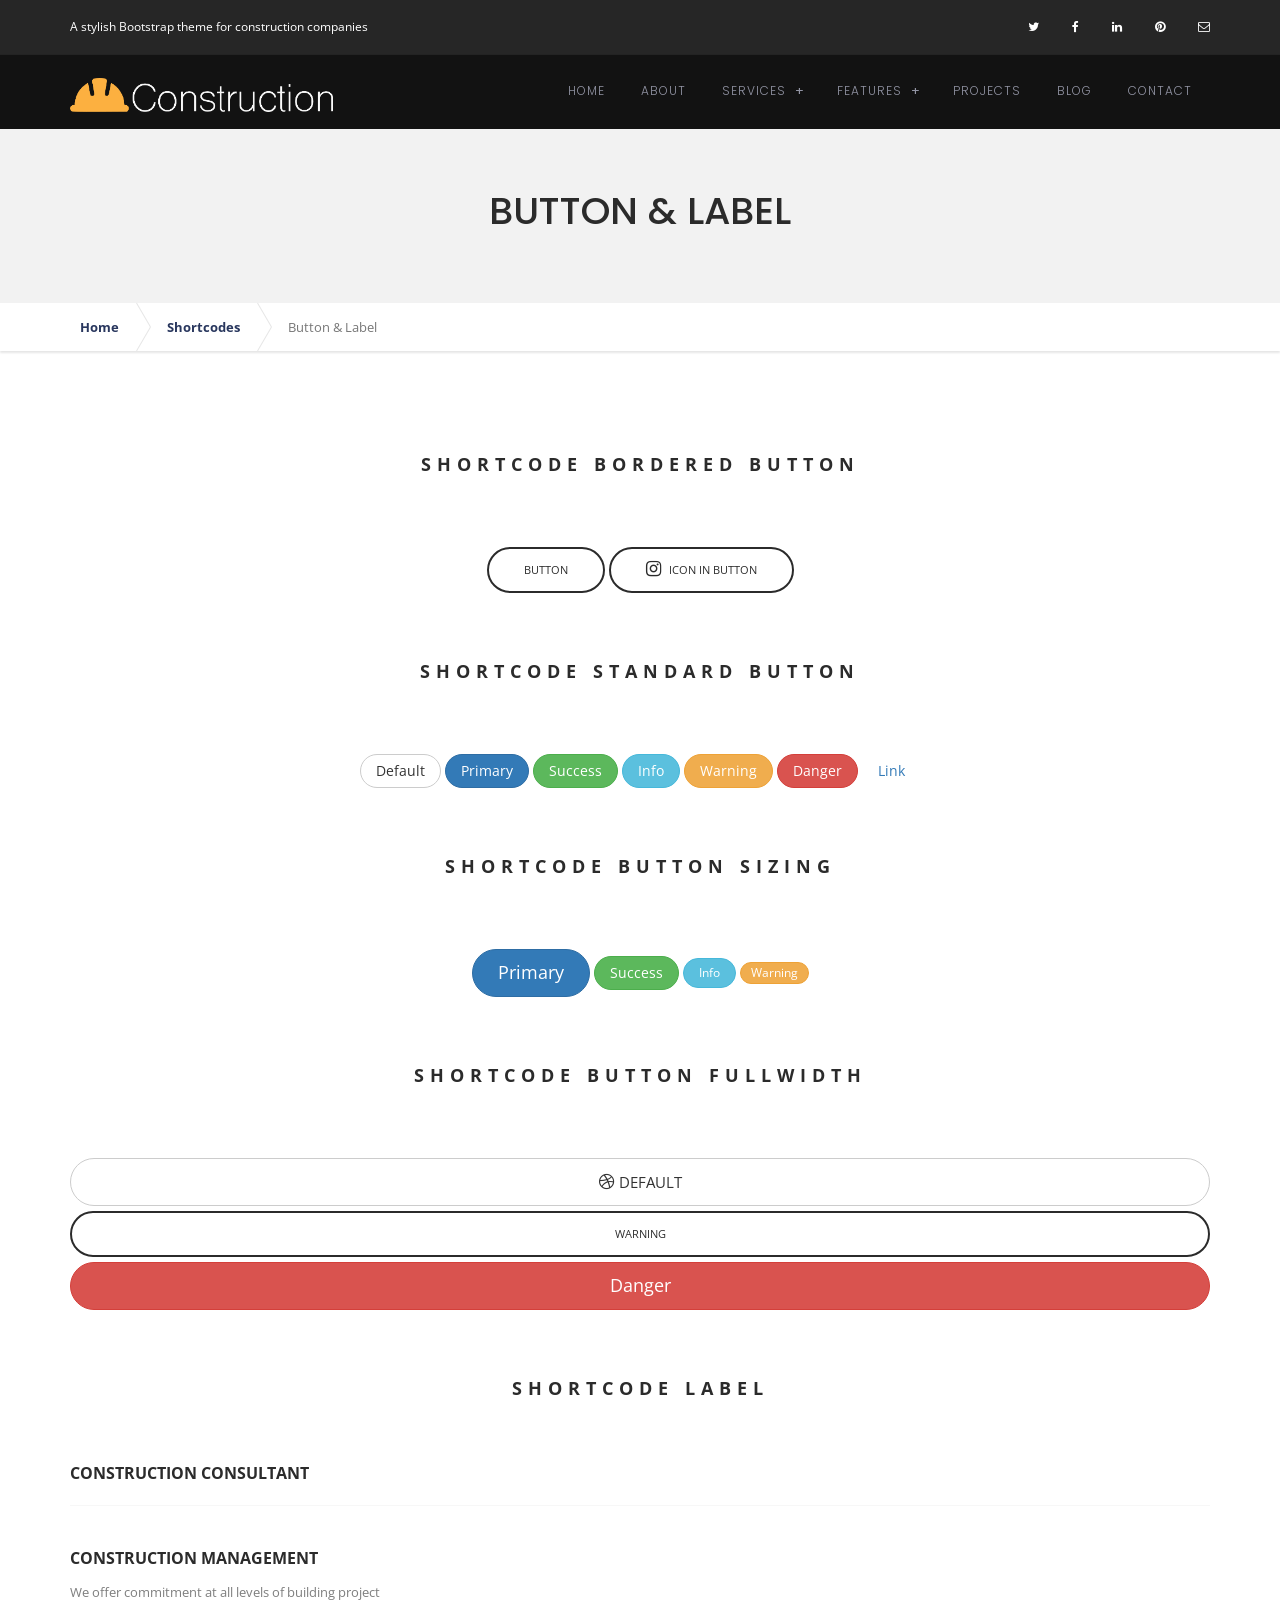
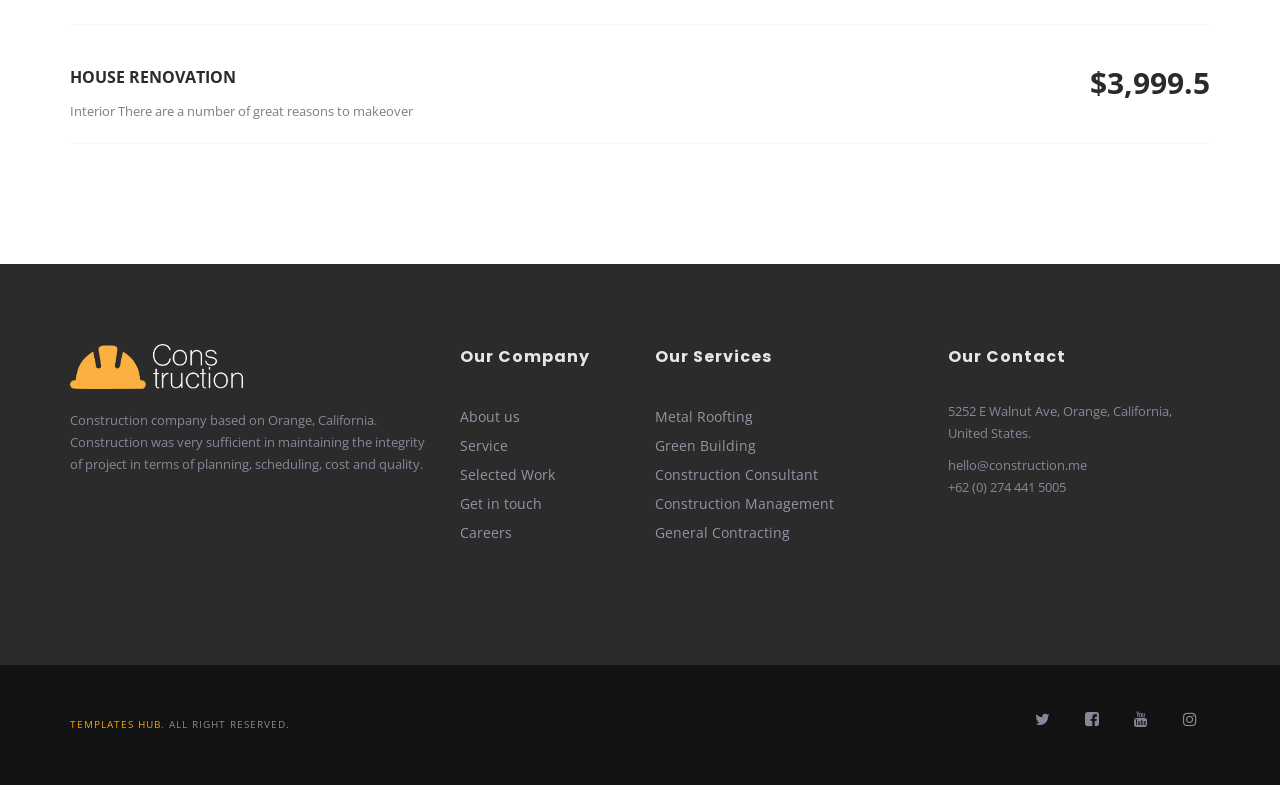
<file: button.html>
<!DOCTYPE html>
<html lang="en">
  
<head>
    <meta charset="utf-8">
    <meta http-equiv="X-UA-Compatible" content="IE=edge">
    <meta name="viewport" content="width=device-width, initial-scale=1">
    <meta name="description" content="construction is awesome bootstrap responsive construction business theme">
    <meta name="keywords" content="construction, business, construction business, responsive, parallax, business theme">
    <meta name="author" content="templateninja">
    <title>Construction</title>

    <!-- Bootstrap -->
    <link href="assets/bootstrap/css/bootstrap.min.css" rel="stylesheet">
    <link href="https://fonts.googleapis.com/css?family=Open+Sans:400,700|Poppins:300,500" rel="stylesheet">
    <link href="assets/css/font-awesome.min.css" rel="stylesheet">
    <link href="assets/css/Pe-icon-7-stroke.css" rel="stylesheet">
    <link href="assets/css/owl.carousel.css" rel="stylesheet">
    <link href="assets/css/owl.theme.css" rel="stylesheet">
    <link href="assets/css/magnific-popup.css" rel="stylesheet">
    <link rel="stylesheet" type="text/css" href="assets/css/style.min.css">

    <!-- HTML5 Shim and Respond.js IE8 support of HTML5 elements and media queries -->
    <!-- WARNING: Respond.js doesn't work if you view the page via file:// -->
    <!--[if lt IE 9]>
      <script src="assets/plugins/html5shiv.min.js"></script>
      <script src="assets/plugins/respond.min.js"></script>
    <![endif]-->
  </head>
  <body id="home">

    <!-- begin:header -->
    <div class="header header-page">
      <!-- begin:topbar -->
      <div id="topbar" class="topbar topbar-page">
        <div class="container">
          <div class="row">
            <div class="col-sm-8">
              <div class="nav-utility">
                <span class="nav-item">A stylish Bootstrap theme for construction companies</span>
              </div><!-- .nav-utility -->
            </div><!-- .col-sm-8 -->
            <div class="col-sm-4 hidden-xs">
              <div class="nav-utility nav-right">
                <a href="#" class="nav-item"><i class="fa fa-twitter"></i></a>
                <a href="#" class="nav-item"><i class="fa fa-facebook"></i></a>
                <a href="#" class="nav-item"><i class="fa fa-linkedin"></i></a>
                <a href="#" class="nav-item"><i class="fa fa-pinterest"></i></a>
                <a href="#" class="nav-item"><i class="fa fa-envelope-o"></i></a>
              </div><!-- .nav-utility -->
            </div><!-- .col-sm-4 -->
          </div><!-- .row -->
        </div><!-- .container -->
      </div><!-- .topbar -->
      <!-- end:topbar -->

      <!-- begin:site-navigation -->
      <div class="site-header-affix-wrapper">
        <header id="masthead" class="site-header header-dark" role="banner">
          <div class="container">
            <div class="row">
              <div class="col-sm-3">
                <div class="site-branding">
                  <h1 class="site-title title-image"><a href="index-2.html" rel="home"><img src="assets/img/img-logo.png" alt="construction business" class="img-responsive"></a></h1>
                </div><!-- .site-branding -->
              </div><!-- .col-sm-3 -->

              <div class="col-sm-9">
                <nav id="site-navigation" class="main-navigation" role="navigation">
                  <button class="menu-toggle" type="button" aria-controls="primary-menu" aria-expanded="false"><span class="pe-7s-menu"></span><span class="sr-only">Primary Menu</span></button>

                  <div class="menu-testing-menu-container">
                    <ul id="primary-menu" class="menu nav-menu" aria-expanded="false">
                      <li class="menu-item"><a href="index-2.html">Home</a></li>
                      <li class="menu-item"><a href="about.html">About</a></li>
                      <li class="menu-item menu-item-has-children" aria-haspopup="true"><a href="#">Services</a>
                        <ul class="sub-menu">
                          <li class="menu-item"><a href="service.html">All Services</a></li>
                          <li class="menu-item"><a href="service-item.html">Construction Consultant</a></li>
                          <li class="menu-item"><a href="service-item.html">General Contracting</a></li>
                          <li class="menu-item"><a href="service-item.html">House Renovation</a></li>
                          <li class="menu-item"><a href="service-item.html">Construction Management</a></li>
                          <li class="menu-item"><a href="service-item.html">Design and Build</a></li>
                        </ul>
                      </li>
                      <li class="menu-item menu-item-has-children" aria-haspopup="true"><a href="#">Features</a>
                        <ul class="sub-menu">
                          <li class="menu-item"><a href="single.html">Single Post</a></li>
                          <li class="menu-item"><a href="single-fullwidth.html">Single Post Full Width</a></li>
                          <li class="menu-item"><a href="page-fullwidth.html">Page Full Width</a></li>
                          <li class="menu-item"><a href="page-sidebar.html">Page With Sidebar</a></li>
                          <li class="menu-item menu-item-has-children" aria-haspopup="true"><a href="#">Shortcodes</a>
                            <ul class="sub-menu">
                              <li class="menu-item"><a href="alert.html">Alert</a></li>
                              <li class="menu-item"><a href="progress.html">Progress Bar</a></li>
                              <li class="menu-item"><a href="social.html">Social Icon</a></li>
                              <li class="menu-item current-menu-item"><a href="button.html">Button &amp; Label</a></li>
                              <li class="menu-item"><a href="accordion.html">Accordion</a></li>
                              <li class="menu-item"><a href="tab.html">Tabs</a></li>
                              <li class="menu-item"><a href="pricing.html">Pricing</a></li>
                            </ul>
                          </li>
                          <li class="menu-item"><a href="typography.html">Typography</a></li>
                          <li class="menu-item"><a href="404.html">Not Found</a></li>
                          <li class="menu-item"><a href="comingsoon.html">Comingsoon</a></li>
                        </ul>
                      </li>
                      <li class="menu-item"><a href="project.html">Projects</a></li>
                      <li class="menu-item"><a href="blog.html">Blog</a></li>
                      <li class="menu-item"><a href="contact.html">Contact</a></li>
                    </ul>
                  </div>
                </nav><!-- #site-navigation -->
              </div><!-- .col-sm-9 -->
            </div><!-- .row -->
          </div><!-- .container -->
        </header><!-- #masthead -->
      </div><!-- .site-header-affix-wrapper -->
      <!-- end:site-navigation -->
    </div><!-- #header -->
    <!-- end:header -->

    <!-- begin:main-title -->
    <div class="main-title block-section padd-40-top padd-60-btm bg-grey">
      <div class="container">
        <div class="row">
          <div class="col-md-8 col-md-offset-2">
            <h1 class="main-title-primary">Button & label</h1>
          </div><!-- .col-## -->
        </div><!-- .row -->
      </div><!-- .container -->
    </div><!-- .main-title -->
    <!-- end:main-title -->

    <!-- begin:breadcrumb -->
    <div class="breadcrumbs">
      <div class="container">
        <div class="row">
          <div class="col-md-12">
            <ol class="breadcrumb">
              <li><a href="#">Home</a></li>
              <li><a href="#">Shortcodes</a></li>
              <li class="active">Button & Label</li>
            </ol>
          </div><!-- .col-md-12 -->
        </div><!-- .row -->
      </div><!-- .container -->
    </div><!-- .site-breadcrumb -->
    <!-- end:breadcrumb -->

    <!-- begin:site-main -->
    <div class="site-main">
      <!-- begin:content-section -->
      <div class="content-section">
        <div class="container">
          <div class="row">
            <div class="col-md-12">
              <div class="entry-content">
                <article class="blog-entry">
                  <div class="blog-entry-content">
                    <div class="section-title">
                      <h3>Shortcode Bordered Button</h3>
                    </div>
                    <p class="text-center">
                      <input type="button" class="button" value="button">
                      <a href="#" class="button"><i class="fa fa-instagram"></i> Icon in button</a>
                    </p>

                    <div class="section-title marg-60-top">
                      <h3>Shortcode Standard Button</h3>
                    </div>
                    <p class="text-center">
                      <button type="button" class="btn btn-default">Default</button>
                      <button type="button" class="btn btn-primary">Primary</button>
                      <button type="button" class="btn btn-success">Success</button>
                      <button type="button" class="btn btn-info">Info</button>
                      <button type="button" class="btn btn-warning">Warning</button>
                      <button type="button" class="btn btn-danger">Danger</button>
                      <button type="button" class="btn btn-link">Link</button>
                    </p>

                    <div class="section-title marg-60-top">
                      <h3>Shortcode Button Sizing</h3>
                    </div>
                    <p class="text-center">
                      <button type="button" class="btn btn-primary btn-lg">Primary</button>
                      <button type="button" class="btn btn-success">Success</button>
                      <button type="button" class="btn btn-info btn-sm">Info</button>
                      <button type="button" class="btn btn-warning btn-xs">Warning</button>
                    </p>

                    <div class="section-title marg-60-top">
                      <h3>Shortcode Button Fullwidth</h3>
                    </div>
                    <p class="text-center">
                      <button type="button" class="btn btn-default btn-block btn-lg"><i class="fa fa-dribbble"></i> <small>DEFAULT</small></button>
                      <button type="button" class="button btn-block">Warning</button>
                      <button type="button" class="btn btn-danger btn-block btn-lg">Danger</button>
                    </p>

                    <div class="section-title marg-60-top">
                      <h3>Shortcode Label</h3>
                    </div>
                    <div class="marg-40-btm">
                      <h6 class="text-uppercase text-bold">Construction Consultant</h6>
                      <hr>
                    </div>
                    <div class="marg-40-btm">
                      <h6 class="text-uppercase text-bold">Construction Management</h6>
                      <span class="fade-06">We offer commitment at all levels of building project</span>
                      <hr>
                    </div>
                    <div class="marg-40-btm">
                      <span class="pull-right text-bold text-big">$3,999.5</span>
                      <h6 class="text-uppercase text-bold">House Renovation</h6>
                      <span class="fade-06">Interior There are a number of great reasons to makeover</span>
                      <hr>
                    </div>
                  </div><!-- .blog-entry-content -->
                </article><!-- .blog-entry -->

              </div><!-- .entry-content -->
            </div><!-- .col-## -->
          </div><!-- .row -->
        </div><!-- .container -->
      </div><!-- .content-section -->
      <!-- end:content-section -->
    </div><!-- .site-main -->
    <!-- end:site-main -->

  	<!-- begin:footer -->
    <footer id="colophon" class="site-footer bg-black" role="contentinfo">
      <div class="container">
        <div class="row">
          <div class="col-md-4 col-sm-6">
            <section class="widget">
              <img src="assets/img/img-logo-footer.png" alt="bootstrap theme for construction companies" class="img-responsive marg-20-btm marg-20-top">
              <p>Construction company based on Orange, California. Construction was very sufficient in maintaining the integrity of project in terms of planning, scheduling, cost and quality.</p>
            </section><!-- .widget -->
          </div><!-- .col-## -->

          <div class="col-md-2 col-sm-6">
            <section class="widget">
              <h3 class="widget-title">Our Company</h3>
              <ul>
                <li><a href="#">About us</a></li>
                <li><a href="#">Service</a></li>
                <li><a href="#">Selected Work</a></li>
                <li><a href="#">Get in touch</a></li>
                <li><a href="#">Careers</a></li>
              </ul>
            </section><!-- .widget -->
          </div><!-- .col-## -->

          <div class="col-md-3 col-sm-6">
            <section class="widget">
              <h3 class="widget-title">Our Services</h3>
              <ul>
                <li><a href="#">Metal Roofting</a></li>
                <li><a href="#">Green Building</a></li>
                <li><a href="#">Construction Consultant</a></li>
                <li><a href="#">Construction Management</a></li>
                <li><a href="#">General Contracting</a></li>
              </ul>
            </section><!-- .widget -->
          </div><!-- .col-## -->

          <div class="col-md-3 col-sm-6">
            <section class="widget">
              <h3 class="widget-title">Our Contact</h3>
              <p>5252 E Walnut Ave, Orange, California, United States.</p>
              <p>hello@construction.me<br>+62 (0) 274 441 5005</p>
            </section>
          </div><!-- .col-## -->
        </div><!-- .row -->
      </div><!-- .container -->
    </footer><!-- #colophon -->
    <!-- end:footer -->

    <!-- begin:copyright -->
    <section id="copyright" class="copyright bg-black">
      <div class="container">
        <div class="row">
          <div class="col-sm-6 copy-left">
             <p><a target="_blank" href="https://www.templateshub.net">Templates Hub</a>. All Right Reserved.</p>
          </div><!-- .col-sm-6 -->

          <div class="col-sm-6 copy-right">
            <ul class="social-icon">
              <li><a href="#" target="_blank" class="icon-twitter"><i class="fa fa-twitter"></i></a></li>
              <li><a href="#" target="_blank" class="icon-facebook"><i class="fa fa-facebook-square"></i></a></li>
              <li><a href="#" target="_blank" class="icon-youtube"><i class="fa fa-youtube"></i></a></li>
              <li><a href="#" target="_blank" class="icon-instagram"><i class="fa fa-instagram"></i></a></li>
            </ul>
          </div><!-- .col-sm-6 -->
        </div><!-- .row -->
      </div><!-- .container -->
    </section><!-- #copyright -->
    <!-- begin:copyright -->


    <!-- jQuery (necessary for Bootstrap's JavaScript plugins) -->
    <script src="assets/plugins/jquery.min.js"></script>
    <!-- Include all compiled plugins (below), or include individual files as needed -->
    <script src="assets/bootstrap/js/bootstrap.min.js"></script>
    <script src="assets/plugins/parallax.min.js"></script>
    <script src="assets/js/navigation.js"></script>
    <script src="assets/plugins/jquery.easing.js"></script>
    <script src="assets/plugins/jquery.magnific-popup.min.js"></script>
    <script src="assets/plugins/imagesloaded.pkgd.min.js"></script>
    <script src="assets/plugins/isotope.pkgd.min.js"></script>
    <script src="assets/plugins/owl.carousel.min.js"></script>
    <script src="assets/js/script.min.js"></script>
  </body>

</html>
</file>
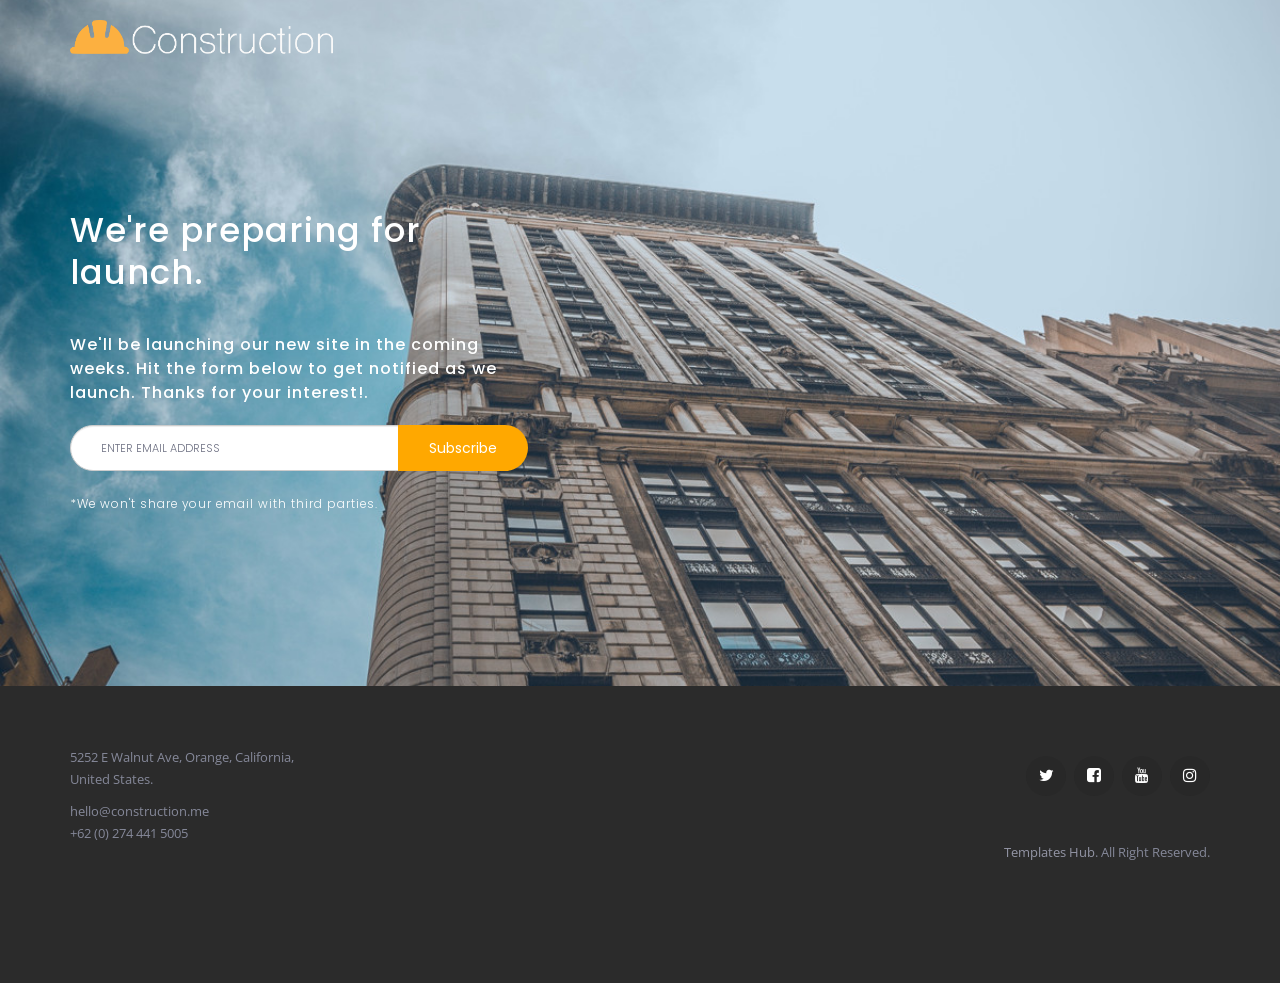
<file: comingsoon.html>
<!DOCTYPE html>
<html lang="en">
  
<head>
    <meta charset="utf-8">
    <meta http-equiv="X-UA-Compatible" content="IE=edge">
    <meta name="viewport" content="width=device-width, initial-scale=1">
    <meta name="description" content="construction is awesome bootstrap responsive construction business theme">
    <meta name="keywords" content="construction, business, construction business, responsive, parallax, business theme">
    <meta name="author" content="templateninja">
    <title>Construction</title>

    <!-- Bootstrap -->
    <link href="assets/bootstrap/css/bootstrap.min.css" rel="stylesheet">
    <link href="https://fonts.googleapis.com/css?family=Open+Sans:400,700|Poppins:300,500" rel="stylesheet">
    <link href="assets/css/font-awesome.min.css" rel="stylesheet">
    <link href="assets/css/Pe-icon-7-stroke.css" rel="stylesheet">
    <link href="assets/css/owl.carousel.css" rel="stylesheet">
    <link href="assets/css/owl.theme.css" rel="stylesheet">
    <link href="assets/css/magnific-popup.css" rel="stylesheet">
    <link rel="stylesheet" type="text/css" href="assets/css/style.min.css">

    <!-- HTML5 Shim and Respond.js IE8 support of HTML5 elements and media queries -->
    <!-- WARNING: Respond.js doesn't work if you view the page via file:// -->
    <!--[if lt IE 9]>
      <script src="assets/plugins/html5shiv.min.js"></script>
      <script src="assets/plugins/respond.min.js"></script>
    <![endif]-->
  </head>
  <body id="home">

    <!-- begin:header -->
    <div class="header" data-parallax="scroll" data-image-src="assets/img/img-header.jpg">
      <!-- begin:site-navigation -->
      <div class="site-header-affix-wrapper">
        <header id="masthead" class="site-header" role="banner">
          <div class="container">
            <div class="row">
              <div class="col-sm-3">
                <div class="site-branding">
                  <h1 class="site-title title-image"><a href="index-2.html" rel="home"><img src="assets/img/img-logo.png" alt="construction business" class="img-responsive"></a></h1>
                </div><!-- .site-branding -->
              </div><!-- .col-sm-3 -->
            </div><!-- .row -->
          </div><!-- .container -->
        </header><!-- #masthead -->
      </div><!-- .site-header-affix-wrapper -->
      <!-- end:site-navigation -->

      <div class="container">
        <div class="row">
          <div class="col-md-5 col-sm-7 col-xs-11">
            <div class="header-caption marg-40-top">
              <h2 class="caption-title text-secondary-bold">We're preparing for launch.</h2>
              <h6>We'll be launching our new site in the coming weeks. Hit the form below to get notified as we launch. Thanks for your interest!.</h6>
              <form class="subscribe-form">
                <div class="input-group input-group-lg">
                  <input type="text" class="form-control" placeholder="Enter Email Address">
                  <span class="input-group-btn">
                    <button class="btn btn-theme" type="button">Subscribe</button>
                  </span>
                </div><!-- .input-group -->
              </form><!-- .subscribe-form -->
              <p><small>*We won't share your email with third parties.</small></p>
            </div><!-- .header-caption -->
          </div><!-- .col-sm-5 -->
        </div><!-- .row -->
      </div><!-- .container -->
    </div><!-- #header -->
    <!-- end:header -->

    <!-- begin:footer -->
    <footer id="colophon" class="site-footer bg-black" role="contentinfo">
      <div class="container">
        <div class="row">
          <div class="col-md-3 col-sm-5">
            <section class="widget">
              <p>5252 E Walnut Ave, Orange, California, United States.</p>
              <p>hello@construction.me<br>+62 (0) 274 441 5005</p>
            </section><!-- .widget -->
          </div><!-- .col-## -->

          <div class="col-md-5 col-md-offset-4 col-sm-7">
            <section class="widget text-right">
              <ul class="social-icon">
                <li><a href="#" target="_blank" class="icon-twitter"><i class="fa fa-twitter"></i></a></li>
                <li><a href="#" target="_blank" class="icon-facebook"><i class="fa fa-facebook-square"></i></a></li>
                <li><a href="#" target="_blank" class="icon-youtube"><i class="fa fa-youtube"></i></a></li>
                <li><a href="#" target="_blank" class="icon-instagram"><i class="fa fa-instagram"></i></a></li>
              </ul>
            </section><!-- .widget -->
            <section class="widget text-right">
              <p><a target="_blank" href="https://www.templateshub.net">Templates Hub</a>. All Right Reserved.</p>
            </section><!-- .widget -->
          </div><!-- .col-## -->
        </div><!-- .row -->
      </div><!-- .container -->
    </footer><!-- #colophon -->
    <!-- end:footer -->

    <!-- jQuery (necessary for Bootstrap's JavaScript plugins) -->
    <script src="assets/plugins/jquery.min.js"></script>
    <!-- Include all compiled plugins (below), or include individual files as needed -->
    <script src="assets/bootstrap/js/bootstrap.min.js"></script>
    <script src="assets/plugins/parallax.min.js"></script>
    <script type="text/javascript">
      jQuery(document).ready( function( $ ) {
          "use strict";
          jQuery(window).trigger('resize').trigger('scroll');
      } );
    </script>
  </body>

</html>
</file>
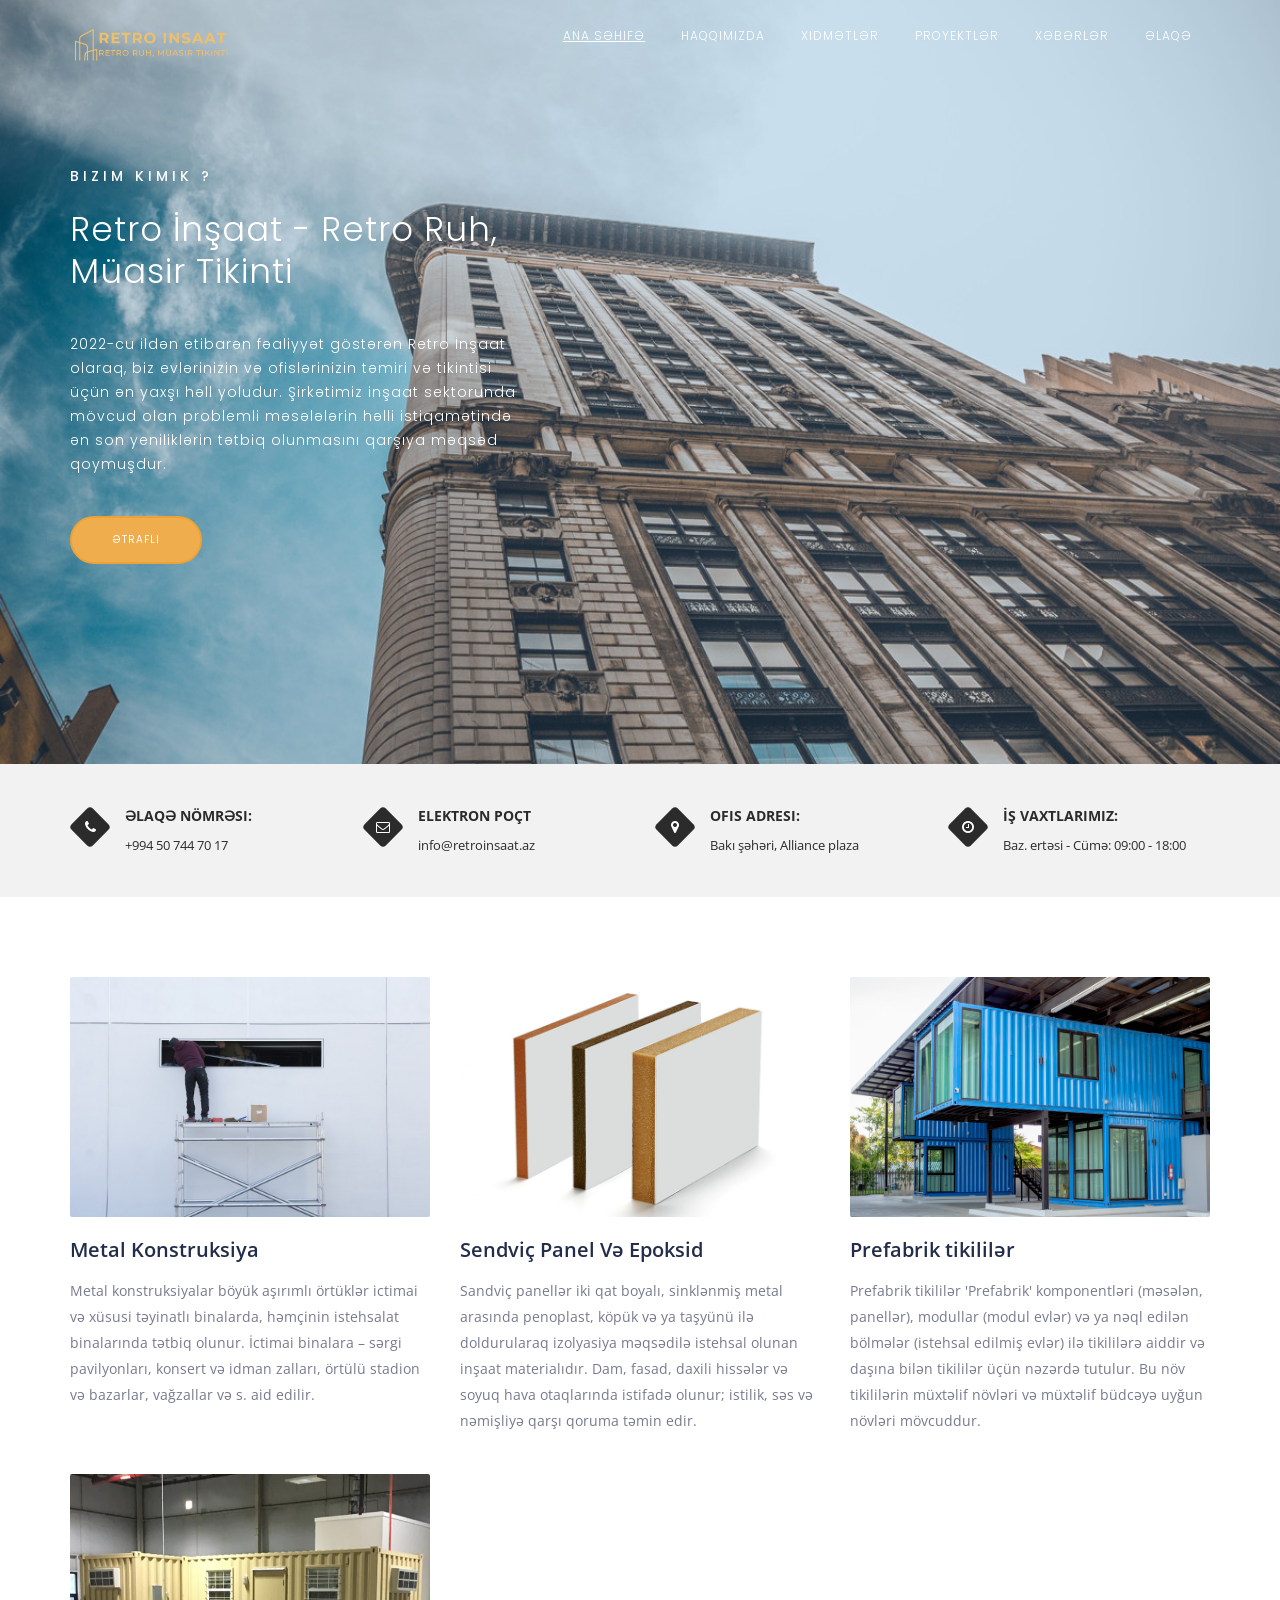
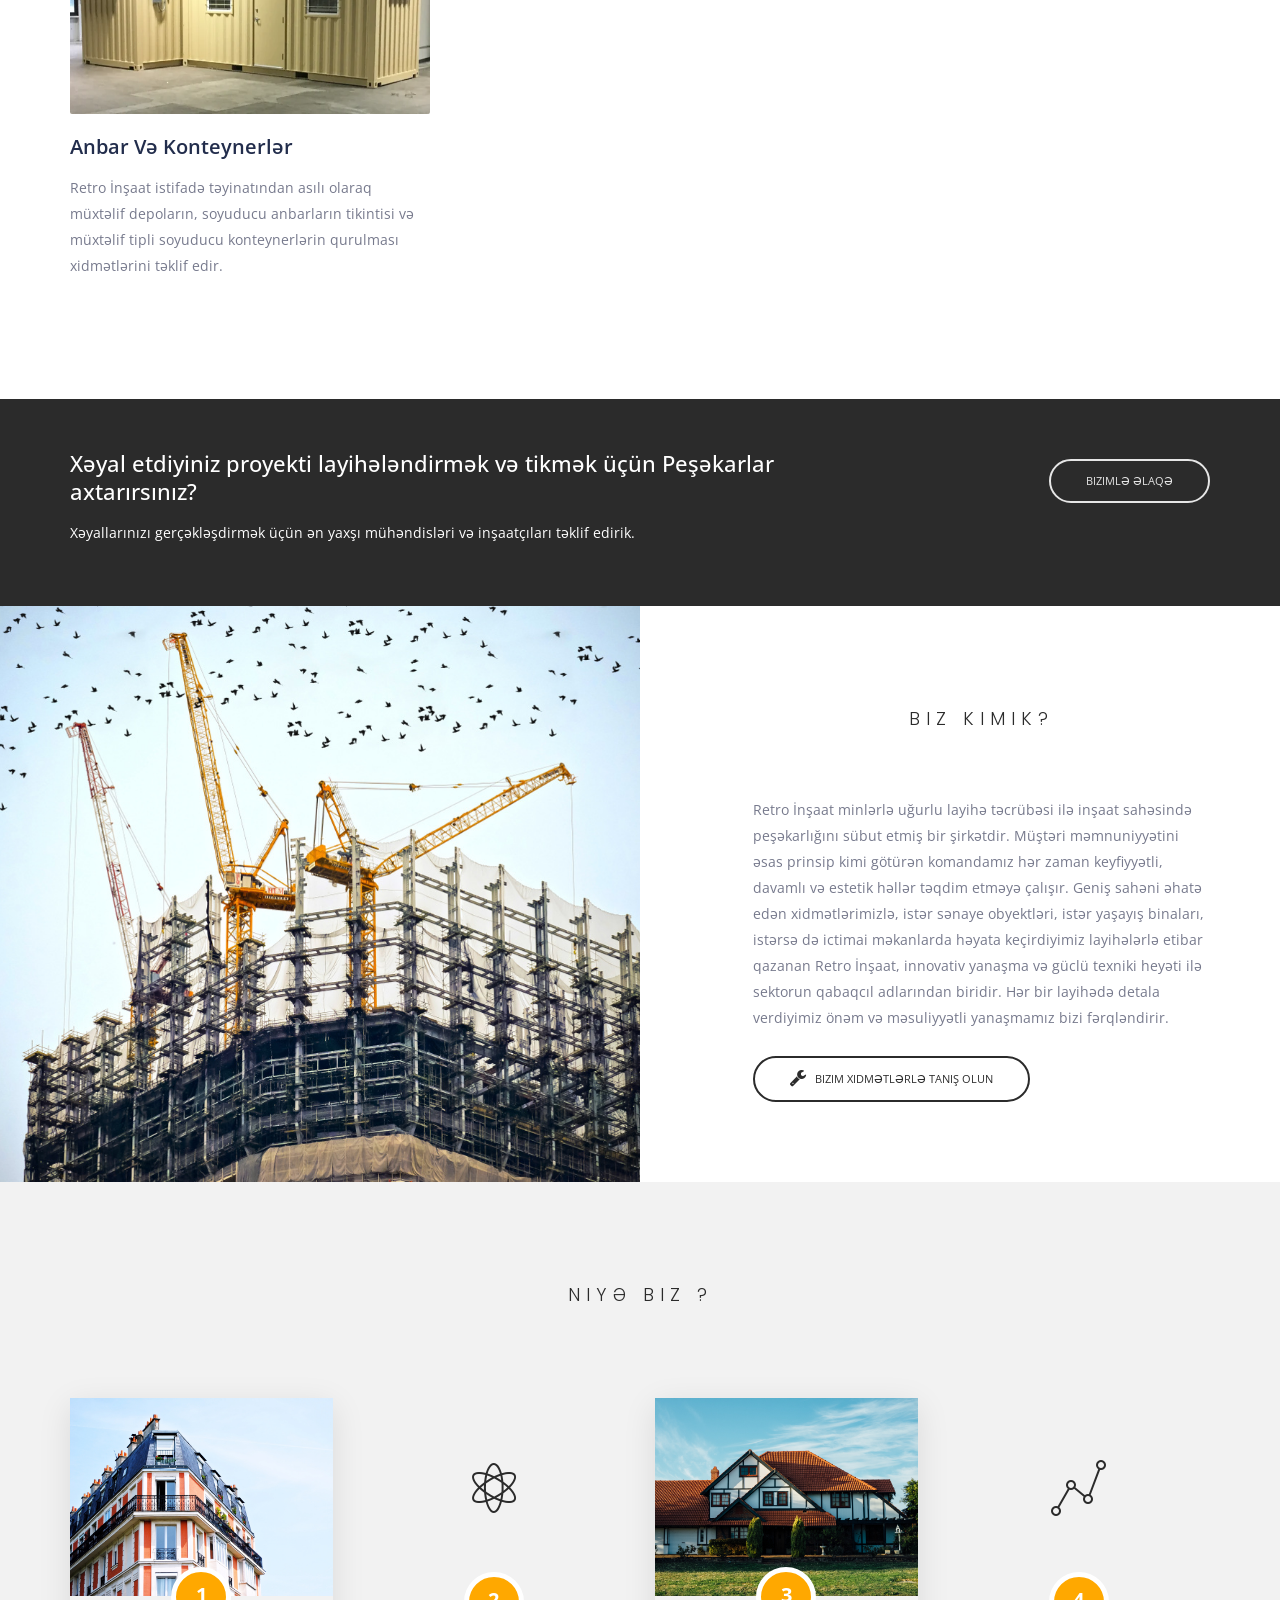
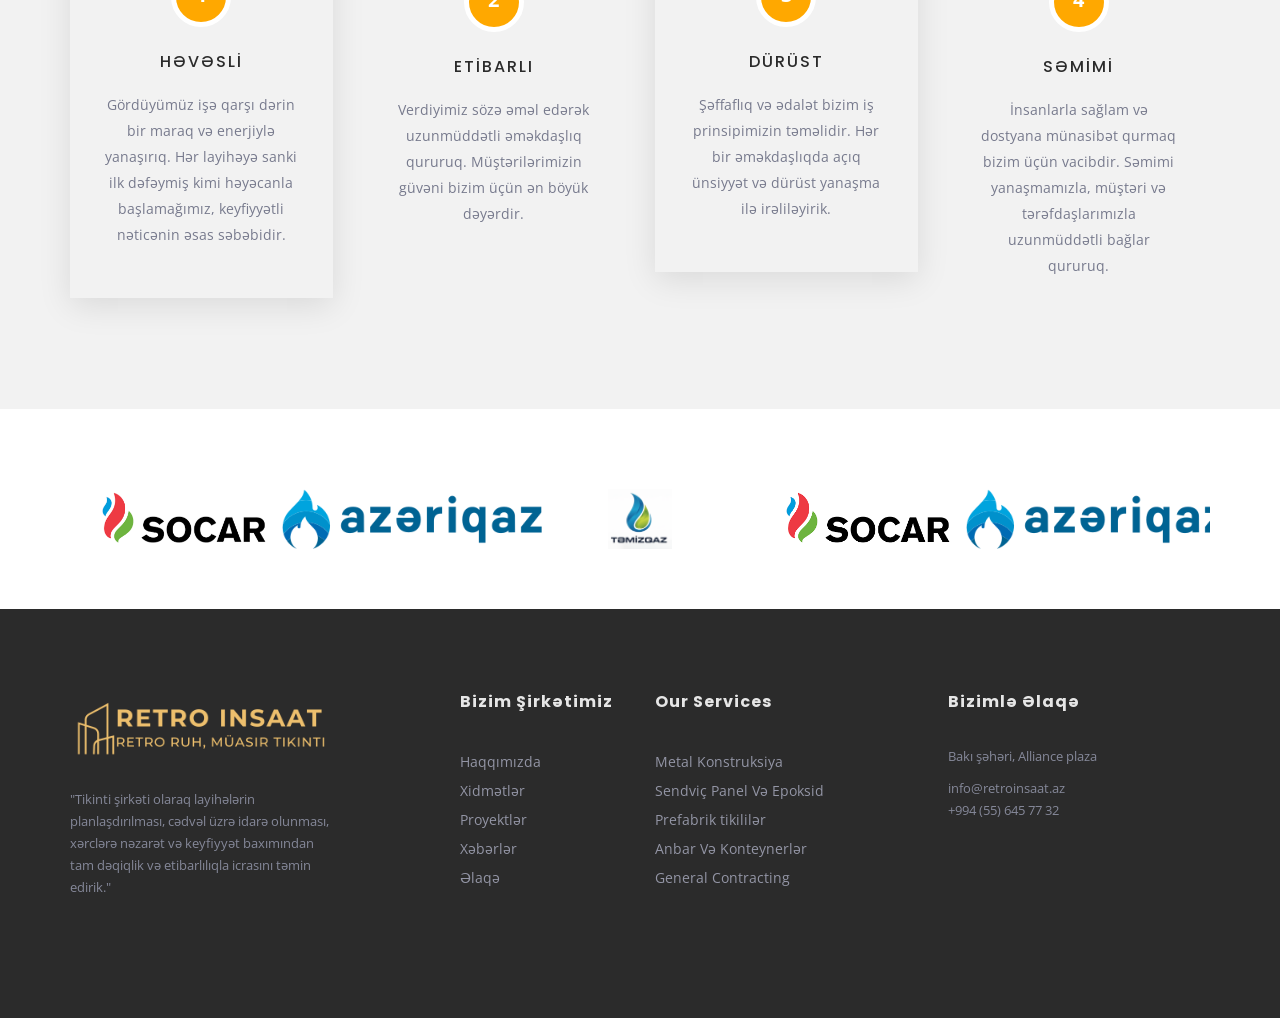
<file: index-2.html>
<!DOCTYPE html>
<html lang="en">
  <head>
    <meta charset="utf-8" />
    <meta http-equiv="X-UA-Compatible" content="IE=edge" />
    <meta name="viewport" content="width=device-width, initial-scale=1" />
    <meta
      name="description"
      content="construction is awesome bootstrap responsive construction business theme"
    />
    <meta
      name="keywords"
      content="construction, business, construction business, responsive, parallax, business theme"
    />
    <meta name="author" content="templateninja" />
    <title>Retro İnşaat</title>

    <!-- Bootstrap -->
    <link href="assets/bootstrap/css/bootstrap.min.css" rel="stylesheet" />
    <link
      href="https://fonts.googleapis.com/css?family=Open+Sans:400,700|Poppins:300,500"
      rel="stylesheet"
    />
    <link href="assets/css/font-awesome.min.css" rel="stylesheet" />
    <link href="assets/css/Pe-icon-7-stroke.css" rel="stylesheet" />
    <link href="assets/css/owl.carousel.css" rel="stylesheet" />
    <link href="assets/css/owl.theme.css" rel="stylesheet" />
    <link href="assets/css/magnific-popup.css" rel="stylesheet" />
    <link rel="stylesheet" type="text/css" href="assets/css/style.min.css" />

    <!-- HTML5 Shim and Respond.js IE8 support of HTML5 elements and media queries -->
    <!-- WARNING: Respond.js doesn't work if you view the page via file:// -->
    <!--[if lt IE 9]>
      <script src="assets/plugins/html5shiv.min.js"></script>
      <script src="assets/plugins/respond.min.js"></script>
    <![endif]-->
  </head>
  <body id="home" class="home">
    <!-- begin:header -->
    <div
      class="header"
      data-parallax="scroll"
      data-image-src="assets/img/img-header.jpg"
    >
      <!-- begin:topbar -->
      <!-- <div id="topbar" class="topbar">
        <div class="container">
          <div class="row">
            <div class="col-sm-8">
              <div class="nav-utility">
                <span class="nav-item"></span>
              </div><!-- .nav-utility -->
      <!-- </div>.col-sm-8 -->
      <!-- <div class="col-sm-4 hidden-xs"> -->
      <!-- <div class="nav-utility nav-right"> -->
      <!-- <a href="#" class="nav-item"><i class="fa fa-twitter"></i></a> -->
      <!-- <a href="#" class="nav-item"><i class="fa fa-facebook"></i></a> -->
      <!-- <a href="#" class="nav-item"><i class="fa fa-linkedin"></i></a> -->
      <!-- <a href="#" class="nav-item"><i class="fa fa-pinterest"></i></a> -->
      <!-- <a href="#" class="nav-item"><i class="fa fa-envelope-o"></i></a> -->
      <!-- </div>.nav-utility -->
      <!-- </div>.col-sm-4 -->
      <!-- </div>.row -->
      <!-- </div>.container -->
      <!-- </div>.topbar -->
      <!-- end:topbar -->

      <!-- begin:site-navigation -->
      <div class="site-header-affix-wrapper">
        <header id="masthead" class="site-header" role="banner">
          <div class="container">
            <div class="row">
              <div class="col-sm-3">
                <div class="site-branding">
                  <h1 class="site-title title-image">
                    <a href="index-2.html" rel="home"
                      ><img
                        src="./assets/img/logo/retroinsaat-logo.png"
                        alt="construction business"
                        class="img-responsive"
                    /></a>
                  </h1>
                </div>
                <!-- .site-branding -->
              </div>
              <!-- .col-sm-3 -->

              <div class="col-sm-9">
                <nav
                  id="site-navigation"
                  class="main-navigation"
                  role="navigation"
                >
                  <button
                    class="menu-toggle"
                    type="button"
                    aria-controls="primary-menu"
                    aria-expanded="false"
                  >
                    <span class="pe-7s-menu"></span
                    ><span class="sr-only">Əsas Menyu</span>
                  </button>

                  <div class="menu-testing-menu-container">
                    <ul
                      id="primary-menu"
                      class="menu nav-menu"
                      aria-expanded="false"
                    >
                      <li class="menu-item current-menu-item">
                        <a href="#">Ana səhifə</a>
                      </li>
                      <li class="menu-item">
                        <a href="#">Haqqımızda</a>
                      </li>
                      <li class="menu-item" aria-haspopup="true">
                        <a href="#">Xidmətlər</a>
                        <!-- <ul class="sub-menu">
                          <li class="menu-item current-menu-item">
                            <a href="service.html">All Services</a>
                          </li>
                          <li class="menu-item">
                            <a href="service-item.html"
                              >Construction Consultant</a
                            >
                          </li>
                          <li class="menu-item">
                            <a href="service-item.html">General Contracting</a>
                          </li>
                          <li class="menu-item">
                            <a href="service-item.html">House Renovation</a>
                          </li>
                          <li class="menu-item">
                            <a href="service-item.html"
                              >Construction Management</a
                            >
                          </li>
                          <li class="menu-item">
                            <a href="service-item.html">Design and Build</a>
                          </li>
                        </ul> -->
                      </li>
                      <!-- <li
                        class="menu-item menu-item-has-children"
                        aria-haspopup="true"
                      >
                        <a href="#">Features</a>
                        <ul class="sub-menu">
                          <li class="menu-item">
                            <a href="single.html">Single Post</a>
                          </li>
                          <li class="menu-item">
                            <a href="single-fullwidth.html"
                              >Single Post Full Width</a
                            >
                          </li>
                          <li class="menu-item">
                            <a href="page-fullwidth.html">Page Full Width</a>
                          </li>
                          <li class="menu-item">
                            <a href="page-sidebar.html">Page With Sidebar</a>
                          </li>
                          <li
                            class="menu-item menu-item-has-children"
                            aria-haspopup="true"
                          >
                            <a href="#">Shortcodes</a>
                            <ul class="sub-menu">
                              <li class="menu-item">
                                <a href="alert.html">Alert</a>
                              </li>
                              <li class="menu-item">
                                <a href="progress.html">Progress Bar</a>
                              </li>
                              <li class="menu-item">
                                <a href="social.html">Social Icon</a>
                              </li>
                              <li class="menu-item">
                                <a href="button.html">Button &amp; Label</a>
                              </li>
                              <li class="menu-item">
                                <a href="accordion.html">Accordion</a>
                              </li>
                              <li class="menu-item">
                                <a href="tab.html">Tabs</a>
                              </li>
                              <li class="menu-item">
                                <a href="pricing.html">Pricing</a>
                              </li>
                            </ul>
                          </li>
                          <li class="menu-item">
                            <a href="typography.html">Typography</a>
                          </li>
                          <li class="menu-item">
                            <a href="404.html">Not Found</a>
                          </li>
                          <li class="menu-item">
                            <a href="comingsoon.html">Comingsoon</a>
                          </li>
                        </ul>
                      </li> -->
                      <li class="menu-item">
                        <a href="#">Proyektlər</a>
                      </li>
                      <li class="menu-item">
                        <a href="#">Xəbərlər</a>
                      </li>
                      <li class="menu-item">
                        <a href="#">Əlaqə</a>
                      </li>
                    </ul>
                  </div>
                </nav>
                <!-- #site-navigation -->
              </div>
              <!-- .col-sm-9 -->
            </div>
            <!-- .row -->
          </div>
          <!-- .container -->
        </header>
        <!-- #masthead -->
      </div>
      <!-- .site-header-affix-wrapper -->
      <!-- end:site-navigation -->

      <div class="container">
        <div class="row">
          <div class="col-sm-5">
            <div class="header-caption">
              <span class="caption-subtitle">Bizim Kimik ?</span>
              <h2 class="caption-title">
                Retro İnşaat - Retro Ruh, Müasir Tikinti
              </h2>
              <p>
                2022-cu ildən etibarən fəaliyyət göstərən Retro İnşaat olaraq,
                biz evlərinizin və ofislərinizin təmiri və tikintisi üçün ən
                yaxşı həll yoludur. Şirkətimiz inşaat sektorunda mövcud olan
                problemli məsələlərin həlli istiqamətində ən son yeniliklərin
                tətbiq olunmasını qarşıya məqsəd qoymuşdur.
              </p>
              <div class="header-action-button">
                <a class="btn btn-warning btn-md" href="#">Ətraflı</a>
                <!-- <a class="btn btn-default btn-bordered btn-md" href="#"
                  >Learn more</a
                > -->
              </div>
              <!-- header-action-button -->
            </div>
            <!-- .header-caption -->
          </div>
          <!-- .col-sm-5 -->
        </div>
        <!-- .row -->
      </div>
      <!-- .container -->
    </div>
    <!-- #header -->
    <!-- end:header -->

    <!-- begin:additional-info -->
    <div
      id="additional-info"
      class="additional-info block-section bg-grey padd-20-top padd-40-btm"
    >
      <div class="container">
        <div class="row">
          <div class="col-md-3 col-sm-6">
            <div class="contact-item">
              <div class="contact-item-icon">
                <i class="fa fa-phone"></i>
              </div>
              <!-- .contact-item-icon -->
              <h4 class="contact-item-title">Əlaqə nömrəsi:</h4>
              <div class="contact-item-info">+994 50 744 70 17</div>
            </div>
            <!-- .contact-item -->
          </div>
          <!-- .col-# -->

          <div class="col-md-3 col-sm-6">
            <div class="contact-item">
              <div class="contact-item-icon">
                <i class="fa fa-envelope-o"></i>
              </div>
              <!-- .contact-item-icon -->
              <h4 class="contact-item-title">Elektron poçt</h4>
              <div class="contact-item-info">info@retroinsaat.az</div>
            </div>
            <!-- .contact-item -->
          </div>
          <!-- .col-# -->

          <div class="col-md-3 col-sm-6">
            <div class="contact-item">
              <div class="contact-item-icon">
                <i class="fa fa-map-marker"></i>
              </div>
              <!-- .contact-item-icon -->
              <h4 class="contact-item-title">Ofis adresi:</h4>
              <div class="contact-item-info">Bakı şəhəri, Alliance plaza</div>
            </div>
            <!-- .contact-item -->
          </div>
          <!-- .col-# -->

          <div class="col-md-3 col-sm-6">
            <div class="contact-item">
              <div class="contact-item-icon">
                <i class="fa fa-clock-o"></i>
              </div>
              <!-- .contact-item-icon -->
              <h4 class="contact-item-title">İş vaxtlarımız:</h4>
              <div class="contact-item-info">
                Baz. ertəsi - Cümə: 09:00 - 18:00
              </div>
            </div>
            <!-- .contact-item -->
          </div>
          <!-- .col-# -->
        </div>
        <!-- .row -->
      </div>
      <!-- container -->
    </div>
    <!-- #additional-info -->
    <!-- end:additional-info -->

    <!-- begin:service -->
    <div id="service" class="service content-section bg-white">
      <div class="container">
        <div class="row">
          <div class="col-md-4">
            <div class="blog-entry">
              <a href="#" class="blog-entry-thumbnail">
                <img
                  src="./assets/img/img-service-01.jpg"
                  alt="metal roofting"
                  class="img-responsive"
                />
              </a>
              <div class="blog-entry-header">
                <h2 class="entry-title">
                  <a href="#" rel="bookmark">Metal Konstruksiya</a>
                </h2>
              </div>
              <!-- .blog-entry-header -->
              <div class="blog-entry-content">
                <p>
                  Metal konstruksiyalar böyük aşırımlı örtüklər ictimai və
                  хüsusi təyinatlı binalarda, həmçinin istehsalat binalarında
                  tətbiq olunur. İctimai binalara – sərgi pavilyonları, konsert
                  və idman zalları, örtülü stadion və bazarlar, vağzallar və s.
                  aid edilir.
                </p>
                <!-- <p><a href="#" class="read-more">Read more &#43;</a></p> -->
              </div>
              <!-- .blog-entry-content -->
            </div>
            <!-- .blog-entry -->
          </div>
          <!-- .col-md-4 -->

          <div class="col-md-4">
            <div class="blog-entry">
              <a href="#" class="blog-entry-thumbnail">
                <img
                  src="./assets/img/other/download.jpg"
                  alt="green building"
                  class="img-responsive"
                  width="100%"
                />
              </a>
              <div class="blog-entry-header">
                <h2 class="entry-title">
                  <a href="#" rel="bookmark">Sendviç Panel Və Epoksid</a>
                </h2>
              </div>
              <!-- .blog-entry-header -->
              <div class="blog-entry-content">
                <p>
                  Sandviç panellər iki qat boyalı, sinklənmiş metal arasında
                  penoplast, köpük və ya taşyünü ilə doldurularaq izolyasiya
                  məqsədilə istehsal olunan inşaat materialıdır. Dam, fasad,
                  daxili hissələr və soyuq hava otaqlarında istifadə olunur;
                  istilik, səs və nəmişliyə qarşı qoruma təmin edir.
                </p>
                <!-- <p><a href="#" class="read-more">Read more &#43;</a></p> -->
              </div>
              <!-- .blog-entry-content -->
            </div>
            <!-- .blog-entry -->
          </div>
          <!-- .col-md-4 -->
          <div class="col-md-4">
            <div class="blog-entry">
              <a href="#" class="blog-entry-thumbnail">
                <img
                  src="./assets/img/other/Modular-Main-Image.webp"
                  alt="green building"
                  class="img-responsive"
                  width="100%"
                  style="aspect-ratio: 3/2"
                />
              </a>
              <div class="blog-entry-header">
                <h2 class="entry-title">
                  <a href="#" rel="bookmark">Prefabrik tikililər</a>
                </h2>
              </div>
              <!-- .blog-entry-header -->
              <div class="blog-entry-content">
                <p>
                  Prefabrik tikililər 'Prefabrik' komponentləri (məsələn,
                  panellər), modullar (modul evlər) və ya nəql edilən bölmələr
                  (istehsal edilmiş evlər) ilə tikililərə aiddir və daşına bilən
                  tikililər üçün nəzərdə tutulur. Bu növ tikililərin müxtəlif
                  növləri və müxtəlif büdcəyə uyğun növləri mövcuddur.
                </p>
                <!-- <p><a href="#" class="read-more">Read more &#43;</a></p> -->
              </div>
              <!-- .blog-entry-content -->
            </div>
            <!-- .blog-entry -->
          </div>
          <div class="col-md-4">
            <div class="blog-entry">
              <a href="#" class="blog-entry-thumbnail">
                <img
                  src="./assets/img/other/warehouse_2containers (1).webp"
                  alt="green building"
                  class="img-responsive"
                  width="100%"
                  style="aspect-ratio: 3/2"
                />
              </a>
              <div class="blog-entry-header">
                <h2 class="entry-title">
                  <a href="#" rel="bookmark">Anbar Və Konteynerlər</a>
                </h2>
              </div>
              <!-- .blog-entry-header -->
              <div class="blog-entry-content">
                <p>
                  Retro İnşaat istifadə təyinatından asılı olaraq müxtəlif
                  depoların, soyuducu anbarların tikintisi və müxtəlif tipli
                  soyuducu konteynerlərin qurulması xidmətlərini təklif edir.
                </p>
                <!-- <p><a href="#" class="read-more">Read more &#43;</a></p> -->
              </div>
              <!-- .blog-entry-content -->
            </div>
            <!-- .blog-entry -->
          </div>
          <!-- .col-md-4 -->
          <!-- <div class="col-md-4">
            <ul class="blog-entry-list">
              <li>
                <span class="entry-post-thumbnail">
                  <img
                    src="assets/img/img-service-03.jpg"
                    alt="construction Consultant"
                  />
                </span>
                <div class="entry-post-content">
                  <h4 class="entry-post-title">
                    <a href="#">Construction Consultant</a>
                  </h4>
                  <p>
                    Process of Consultation Whether you know exactly how you ...
                  </p>
                </div>
              </li>
              <li>
                <span class="entry-post-thumbnail">
                  <img
                    src="assets/img/img-service-04.jpg"
                    alt="General Contracting"
                  />
                </span>
                <div class="entry-post-content">
                  <h4 class="entry-post-title">
                    <a href="#">General Contracting</a>
                  </h4>
                  <p>
                    Construction With a reputation built on offering superior
                    ...
                  </p>
                </div>
              </li>
              <li>
                <span class="entry-post-thumbnail">
                  <img
                    src="assets/img/img-service-05.jpg"
                    alt="Construction Management"
                  />
                </span>
                <div class="entry-post-content">
                  <h4 class="entry-post-title">
                    <a href="#">Construction Management</a>
                  </h4>
                  <p>
                    We offer commitment at all levels of building project, from
                    preparing ...
                  </p>
                </div>
              </li>
              <li>
                <span class="entry-post-thumbnail">
                  <img
                    src="assets/img/img-service-06.jpg"
                    alt="House Renovation"
                  />
                </span>
                <div class="entry-post-content">
                  <h4 class="entry-post-title">
                    <a href="#">House Renovation</a>
                  </h4>
                  <p>
                    Interior There are a number of great reasons to makeover ...
                  </p>
                </div>
              </li>
            </ul>
          </div> -->
          <!-- .col-md-4 -->
        </div>
        <!-- .row -->
      </div>
      <!-- container -->
    </div>
    <!-- #service -->
    <!-- end:service -->

    <!-- begin:work -->
    <!-- <div id="work" class="work content-section bg-grey">
      <div class="container">
        <div class="row">
          <div class="col-md-12">
            <div class="section-title">
              <h2>Our Works</h2>
            </div>
          </div>
        </div>

        <div class="row">
          <div class="col-md-12">
            <ul class="work-filter">
              <li class="active" data-filter="*"><a href="#">All works</a></li>
              <li data-filter=".buildings">
                <a href="#buildings">Buildings</a>
              </li>
              <li data-filter=".interior-design">
                <a href="#interior-design">Interior Design</a>
              </li>
              <li data-filter=".isolation">
                <a href="#isolation">Isolation</a>
              </li>
              <li data-filter=".house-renovation">
                <a href="#house-renovation">House Renovation</a>
              </li>
            </ul>

            <ul class="work-grid">
              <li class="work-item buildings">
                <a
                  href="assets/img/img-work-01.jpg"
                  title="Avenue Hotels"
                  class="image-lightbox"
                >
                  <div class="work-item-image">
                    <img src="assets/img/img-work-01.jpg" alt="Avenue Hotels" />
                  </div>
                  <div class="work-item-info">
                    <h4 class="work-item-title">Avenue Hotels</h4>
                    <span class="work-item-desc">Buildings</span>
                  </div>
                </a>
              </li>
              <li class="work-item interior-design">
                <a
                  href="assets/img/img-work-02.jpg"
                  title="Mark Bedroom"
                  class="image-lightbox"
                >
                  <div class="work-item-image">
                    <img src="assets/img/img-work-02.jpg" alt="Mark Bedroom" />
                  </div>
                  <div class="work-item-info">
                    <h4 class="work-item-title">Mark Bedroom</h4>
                    <span class="work-item-desc">Interior Design</span>
                  </div>
                </a>
              </li>
              <li class="work-item buildings">
                <a
                  href="assets/img/img-work-03.jpg"
                  title="Edu Hostel"
                  class="image-lightbox"
                >
                  <div class="work-item-image">
                    <img src="assets/img/img-work-03.jpg" alt="Edu Hostel" />
                  </div>
                  <div class="work-item-info">
                    <h4 class="work-item-title">Edu Hostel</h4>
                    <span class="work-item-desc">Buildings</span>
                  </div>
                </a>
              </li>
              <li class="work-item isolation house-renovation">
                <a
                  href="assets/img/img-work-04.jpg"
                  title="Alan Home"
                  class="image-lightbox"
                >
                  <div class="work-item-image">
                    <img src="assets/img/img-work-04.jpg" alt="Alan Home" />
                  </div>
                  <div class="work-item-info">
                    <h4 class="work-item-title">Alan Home</h4>
                    <span class="work-item-desc">Isolation</span>
                  </div>
                </a>
              </li>
              <li class="work-item interior-design house-renovation">
                <a
                  href="assets/img/img-work-05.jpg"
                  title="Jannet Home"
                  class="image-lightbox"
                >
                  <div class="work-item-image">
                    <img src="assets/img/img-work-05.jpg" alt="Jannet Home" />
                  </div>
                  <div class="work-item-info">
                    <h4 class="work-item-title">Jannet Home</h4>
                    <span class="work-item-desc">House Renovation</span>
                  </div>
                </a>
              </li>
              <li class="work-item design photography">
                <a
                  href="assets/img/img-work-06.jpg"
                  title="Papa Ron's Restaurant"
                  class="image-lightbox"
                >
                  <div class="work-item-image">
                    <img
                      src="assets/img/img-work-06.jpg"
                      alt="Papa Ron's Restaurant"
                    />
                  </div>
                  <div class="work-item-info">
                    <h4 class="work-item-title">Papa Ron's Restaurant</h4>
                    <span class="work-item-desc">Interior Design</span>
                  </div>
                </a>
              </li>
            </ul>
          </div>
        </div>
      </div>
    </div> -->
    <!-- #work -->
    <!-- end:work -->

    <!-- begin:cta -->
    <div id="cta" class="cta block-section padd-40-top padd-40-btm bg-dark">
      <div class="container">
        <div class="row">
          <div class="col-sm-8">
            <h4>
              Xəyal etdiyiniz proyekti layihələndirmək və tikmək üçün Peşəkarlar
              axtarırsınız?
            </h4>
            <p>
              Xəyallarınızı gerçəkləşdirmək üçün ən yaxşı mühəndisləri və
              inşaatçıları təklif edirik.
            </p>
          </div>
          <!-- .col-sm-6 -->
          <div class="col-sm-4 text-right marg-20-top">
            <a href="tel:+994507447017" class="button">Bizimlə əlaqə</a>
          </div>
        </div>
        <!-- .row -->
      </div>
      <!-- .container -->
    </div>
    <!-- #cta -->
    <!-- end:cta -->

    <!-- begin:about -->
    <div id="about" class="block-section image-block bg-white">
      <div class="container-fluid container-no-padding">
        <div class="row row-no-margin">
          <div class="image-block-item col-md-6 col-sm-5 col-xs-12">
            <div
              class="image-block-item-background"
              style="background-image: url('./assets/img/img-content-03.jpg')"
            ></div>
          </div>
          <!-- .image-block-item -->
        </div>
        <!-- .row -->
      </div>
      <!-- .container-fluid -->

      <div class="container clear">
        <div class="row">
          <div
            class="col-md-5 col-md-offset-7 col-sm-6 col-sm-offset-6 col-xs-10 col-xs-offset-1 padd-80-top padd-60-btm"
          >
            <div class="section-title">
              <h2>Biz kimik?</h2>
            </div>
            <p>
              Retro İnşaat minlərlə uğurlu layihə təcrübəsi ilə inşaat sahəsində
              peşəkarlığını sübut etmiş bir şirkətdir. Müştəri məmnuniyyətini
              əsas prinsip kimi götürən komandamız hər zaman keyfiyyətli,
              davamlı və estetik həllər təqdim etməyə çalışır. Geniş sahəni
              əhatə edən xidmətlərimizlə, istər sənaye obyektləri, istər yaşayış
              binaları, istərsə də ictimai məkanlarda həyata keçirdiyimiz
              layihələrlə etibar qazanan Retro İnşaat, innovativ yanaşma və
              güclü texniki heyəti ilə sektorun qabaqcıl adlarından biridir. Hər
              bir layihədə detala verdiyimiz önəm və məsuliyyətli yanaşmamız
              bizi fərqləndirir.
            </p>
            <p>
              <a class="button btn-danger" href="#service"
                ><i class="fa fa-wrench"></i> Bizim xidmətlərlə tanış olun</a
              >
            </p>
          </div>
          <!-- .col-## -->
        </div>
        <!-- .row -->
      </div>
      <!-- .container -->
    </div>
    <!-- #about -->
    <!-- end:about -->

    <!-- begin:why -->
    <div id="why" class="why content-section bg-grey">
      <div class="container">
        <div class="row">
          <div class="col-md-12">
            <div class="section-title">
              <h2>Niyə Biz ?</h2>
            </div>
          </div>
          <!-- .col-md-12 -->
        </div>
        <!-- .row -->
        <div class="row">
          <div class="col-md-3 col-sm-6">
            <div class="process-item highlight text-center">
              <img src="assets/img/img-work-01.jpg" class="img-responsive" />
              <div class="process-item-content">
                <span class="process-item-number">1</span>
                <h3 class="process-item-title">HƏVƏSLİ</h3>
                <p>
                  Gördüyümüz işə qarşı dərin bir maraq və enerjiylə yanaşırıq.
                  Hər layihəyə sanki ilk dəfəymiş kimi həyəcanla başlamağımız,
                  keyfiyyətli nəticənin əsas səbəbidir.
                </p>
              </div>
              <!-- .process-item-content -->
            </div>
            <!-- .process-item -->
          </div>
          <!-- .col-## -->
          <div class="col-md-3 col-sm-6">
            <div class="process-item text-center">
              <div class="process-item-icon">
                <span class="pe-7s-science"></span>
              </div>
              <div class="process-item-content">
                <span class="process-item-number">2</span>
                <h3 class="process-item-title">ETİBARLI</h3>
                <p>
                  Verdiyimiz sözə əməl edərək uzunmüddətli əməkdaşlıq qururuq.
                  Müştərilərimizin güvəni bizim üçün ən böyük dəyərdir.
                </p>
              </div>
              <!-- .process-item-content -->
            </div>
            <!-- .process-item -->
          </div>
          <!-- .col-## -->
          <div class="col-md-3 col-sm-6">
            <div class="process-item highlight text-center">
              <img src="assets/img/img-work-04.jpg" class="img-responsive" />
              <div class="process-item-content">
                <span class="process-item-number">3</span>
                <h3 class="process-item-title">DÜRÜST</h3>
                <p>
                  Şəffaflıq və ədalət bizim iş prinsipimizin təməlidir. Hər bir
                  əməkdaşlıqda açıq ünsiyyət və dürüst yanaşma ilə irəliləyirik.
                </p>
              </div>
              <!-- .process-item-content -->
            </div>
            <!-- .process-item -->
          </div>
          <!-- .col-## -->
          <div class="col-md-3 col-sm-6">
            <div class="process-item text-center">
              <div class="process-item-icon">
                <span class="pe-7s-graph1"></span>
              </div>
              <div class="process-item-content">
                <span class="process-item-number">4</span>
                <h3 class="process-item-title">SƏMİMİ</h3>
                <p>
                  İnsanlarla sağlam və dostyana münasibət qurmaq bizim üçün
                  vacibdir. Səmimi yanaşmamızla, müştəri və tərəfdaşlarımızla
                  uzunmüddətli bağlar qururuq.
                </p>
              </div>
              <!-- .process-item-content -->
            </div>
            <!-- .process-item -->
          </div>
          <!-- .col-## -->
        </div>
        <!-- .row -->
      </div>
      <!-- .container -->
    </div>
    <!-- #why -->
    <!-- end:why -->

    <!-- begin:testimonial -->
    <!-- <div id="testimonial" class="block-section image-block bg-light">
      <div class="container-fluid container-no-padding">
        <div class="row row-no-margin">
          <div
            class="image-block-item col-md-6 col-md-offset-6 col-sm-5 col-xs-12"
          >
            <div
              class="image-block-item-background"
              style="background-image: url('assets/img/img-content-03.jpg')"
            ></div>
          </div>
        </div>
      </div>

      <div class="container clear">
        <div class="row">
          <div
            class="col-md-5 col-md-offset-0 col-sm-7 col-sm-offset-5 padd-60-top padd-100-btm"
          >
            <div class="section-title">
              <h2>What People Says</h2>
            </div>
            <div
              class="carousel slide testimony-dark"
              id="testimony"
              data-ride="carousel"
            >
              <ol class="carousel-indicators">
                <li
                  data-target="#testimony"
                  data-slide-to="0"
                  class="active"
                ></li>
                <li data-target="#testimony" data-slide-to="1" class=""></li>
              </ol>
              <div class="carousel-inner" role="listbox">
                <div class="item active">
                  <p>
                    Recently we had to redesign our landing page and were
                    looking for a template that fit our needs. We found this
                    template which far exceeded our expectations
                  </p>
                  <img
                    class="testimony-item-image"
                    src="assets/img/img-testimony-01.jpg"
                  />
                  <span class="testimony-item-source source-alt"
                    ><strong>David Groot</strong> Shark Inc.</span
                  >
                </div>
                <div class="item">
                  <p>
                    I don't know what else to say. It had everything we wanted
                    and was better designed than anything we could have
                    accomplished on our own. Thanks for the great work.
                  </p>
                  <img
                    class="testimony-item-image"
                    src="assets/img/img-testimony-02.jpg"
                  />
                  <span class="testimony-item-source source-alt"
                    ><strong>Max Well</strong> Cooldad</span
                  >
                </div>
              </div>
            </div>
          </div>
        </div>
      </div>
    </div> -->
    <!-- #testimonial -->
    <!-- end:testimonial -->

    <!-- begin:client -->
    <div
      id="client"
      class="client block-section bg-white padd-40-top padd-40-btm"
    >
      <div class="container">
        <div class="row">
          <div class="col-md-12">
            <div
              id="slider-thumbnail"
              class="owl-carousel owl-theme client-slider slider-carousel navigation-hide"
            >
              <div class="item client-logo">
                <a href="#">
                  <img src="assets/img/img-client-01.png" alt="client" />
                </a>
              </div>
              <div class="item client-logo">
                <a href="#">
                  <img src="assets/img/img-client-02.png" alt="client" />
                </a>
              </div>
              <div class="item client-logo">
                <a href="#">
                  <img src="assets/img/img-client-03.png" alt="client" />
                </a>
              </div>
              <div class="item client-logo">
                <a href="#">
                  <img src="assets/img/img-client-01.png" alt="client" />
                </a>
              </div>
              <div class="item client-logo">
                <a href="#">
                  <img src="assets/img/img-client-02.png" alt="client" />
                </a>
              </div>
              <div class="item client-logo">
                <a href="#">
                  <img src="assets/img/img-client-03.png" alt="client" />
                </a>
              </div>
              <div class="item client-logo">
                <a href="#">
                  <img src="assets/img/img-client-01.png" alt="client" />
                </a>
              </div>
            </div>

            <!-- #slider-thumbnail -->
          </div>
          <!-- .col-md-12 -->
        </div>
        <!-- .row -->
      </div>
      <!-- .container -->
    </div>
    <!-- #client -->
    <!-- end:client -->

    <!-- begin:footer -->
    <footer id="colophon" class="site-footer bg-black" role="contentinfo">
      <div class="container">
        <div class="row">
          <div class="col-md-3 col-sm-6">
            <section class="widget">
              <img
                src="./assets/img/logo/retroinsaat-logo.png"
                alt="bootstrap theme for construction companies"
                class="img-responsive marg-20-btm marg-20-top"
              />
              <p>
                "Tikinti şirkəti olaraq layihələrin planlaşdırılması, cədvəl
                üzrə idarə olunması, xərclərə nəzarət və keyfiyyət baxımından
                tam dəqiqlik və etibarlılıqla icrasını təmin edirik."
              </p>
            </section>
            <!-- .widget -->
          </div>
          <!-- .col-## -->

          <div class="col-md-2 col-sm-6 col-md-offset-1 col-sm-offset-0">
            <section class="widget">
              <h3 class="widget-title">Bizim Şirkətimiz</h3>
              <ul>
                <li><a href="#">Haqqımızda</a></li>
                <li><a href="#">Xidmətlər</a></li>
                <li><a href="#">Proyektlər</a></li>
                <li><a href="#">Xəbərlər</a></li>
                <li><a href="#">Əlaqə</a></li>
              </ul>
            </section>
            <!-- .widget -->
          </div>
          <!-- .col-## -->

          <div class="col-md-3 col-sm-6">
            <section class="widget">
              <h3 class="widget-title">Our Services</h3>
              <ul>
                <li><a href="#">Metal Konstruksiya</a></li>
                <li><a href="#">Sendviç Panel Və Epoksid </a></li>
                <li><a href="#">Prefabrik tikililər</a></li>
                <li><a href="#">Anbar Və Konteynerlər</a></li>
                <li><a href="#">General Contracting</a></li>
              </ul>
            </section>
            <!-- .widget -->
          </div>
          <!-- .col-## -->

          <div class="col-md-3 col-sm-6">
            <section class="widget">
              <h3 class="widget-title">Bizimlə Əlaqə</h3>
              <p>Bakı şəhəri, Alliance plaza</p>
              <p>
                info@retroinsaat.az<br />
                +994 (55) 645 77 32
              </p>
            </section>
          </div>
          <!-- .col-## -->
        </div>
        <!-- .row -->
      </div>
      <!-- .container -->
    </footer>
    <!-- #colophon -->
    <!-- end:footer -->

    <!-- begin:copyright -->
    <!-- <section id="copyright" class="copyright bg-black">
      <div class="container">
        <div class="row">
          <div class="col-sm-6 copy-left">
            <p>
              <a target="_blank" href="https://www.templateshub.net"
                >Templates Hub</a
              >. All Right Reserved.
            </p>
          </div>

          <div class="col-sm-6 copy-right">
            <ul class="social-icon">
              <li>
                <a href="#" target="_blank" class="icon-twitter"
                  ><i class="fa fa-twitter"></i
                ></a>
              </li>
              <li>
                <a href="#" target="_blank" class="icon-facebook"
                  ><i class="fa fa-facebook-square"></i
                ></a>
              </li>
              <li>
                <a href="#" target="_blank" class="icon-youtube"
                  ><i class="fa fa-youtube"></i
                ></a>
              </li>
              <li>
                <a href="#" target="_blank" class="icon-instagram"
                  ><i class="fa fa-instagram"></i
                ></a>
              </li>
            </ul>
          </div>
        </div>
      </div>
    </section> -->
    <!-- #copyright -->
    <!-- begin:copyright -->

    <!-- jQuery (necessary for Bootstrap's JavaScript plugins) -->
    <script src="assets/plugins/jquery.min.js"></script>
    <!-- Include all compiled plugins (below), or include individual files as needed -->
    <script src="assets/bootstrap/js/bootstrap.min.js"></script>
    <script src="assets/plugins/parallax.min.js"></script>
    <script src="assets/js/navigation.js"></script>
    <script src="assets/plugins/jquery.easing.js"></script>
    <script src="assets/plugins/jquery.magnific-popup.min.js"></script>
    <script src="assets/plugins/imagesloaded.pkgd.min.js"></script>
    <script src="assets/plugins/isotope.pkgd.min.js"></script>
    <script src="assets/plugins/owl.carousel.min.js"></script>
    <script src="assets/js/script.min.js"></script>
  </body>
</html>
</file>
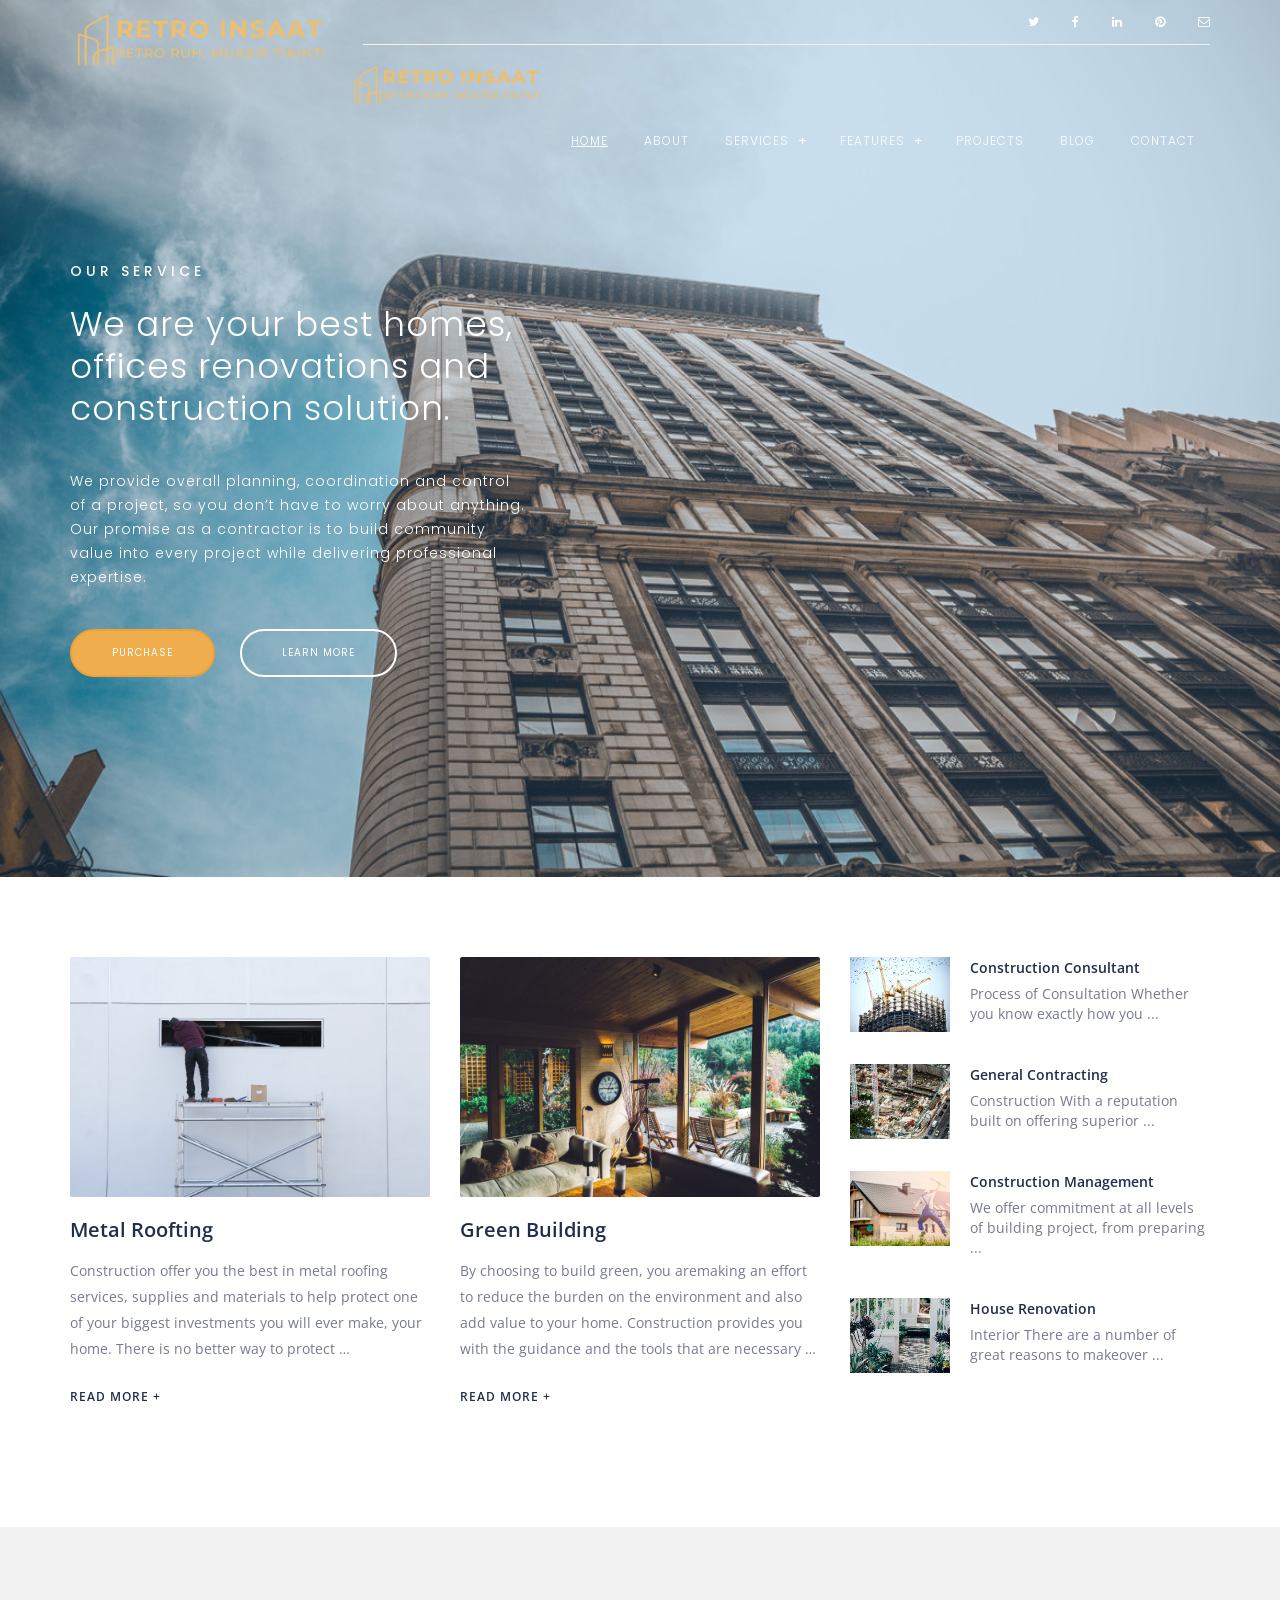
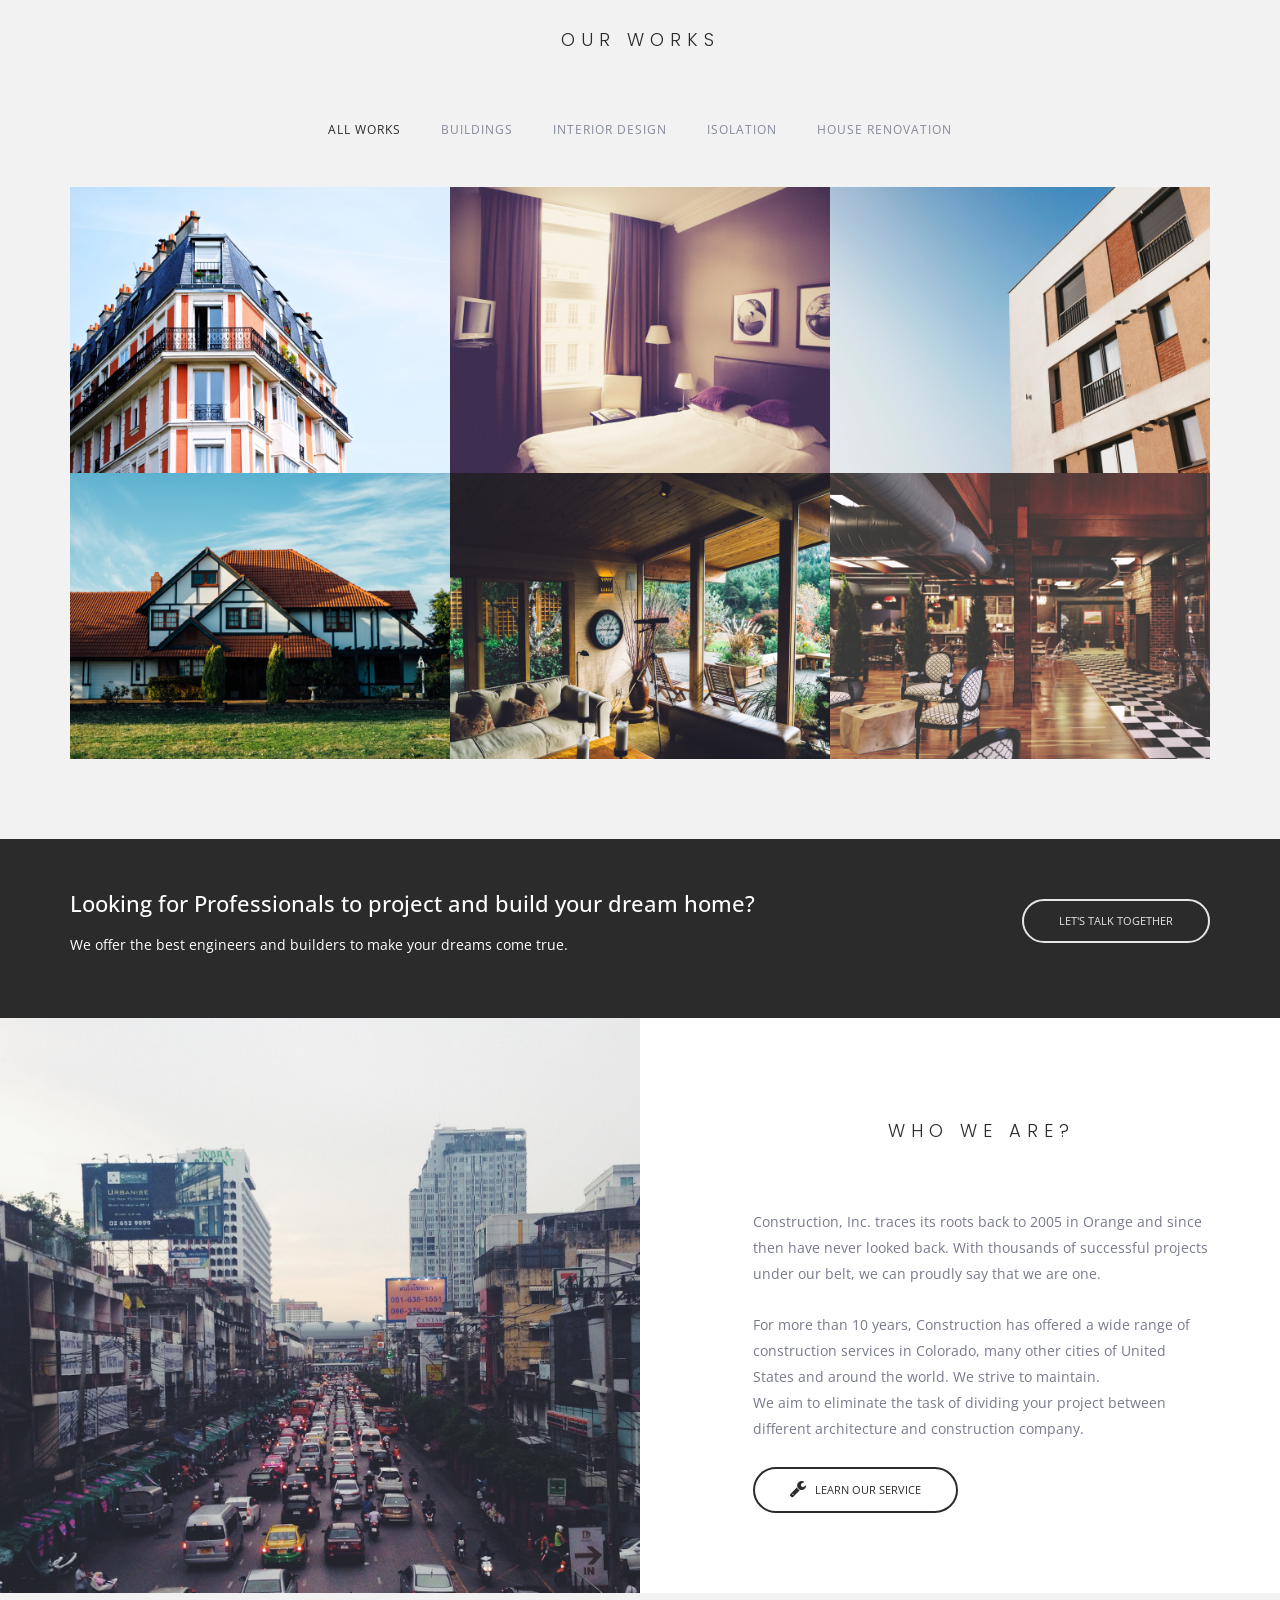
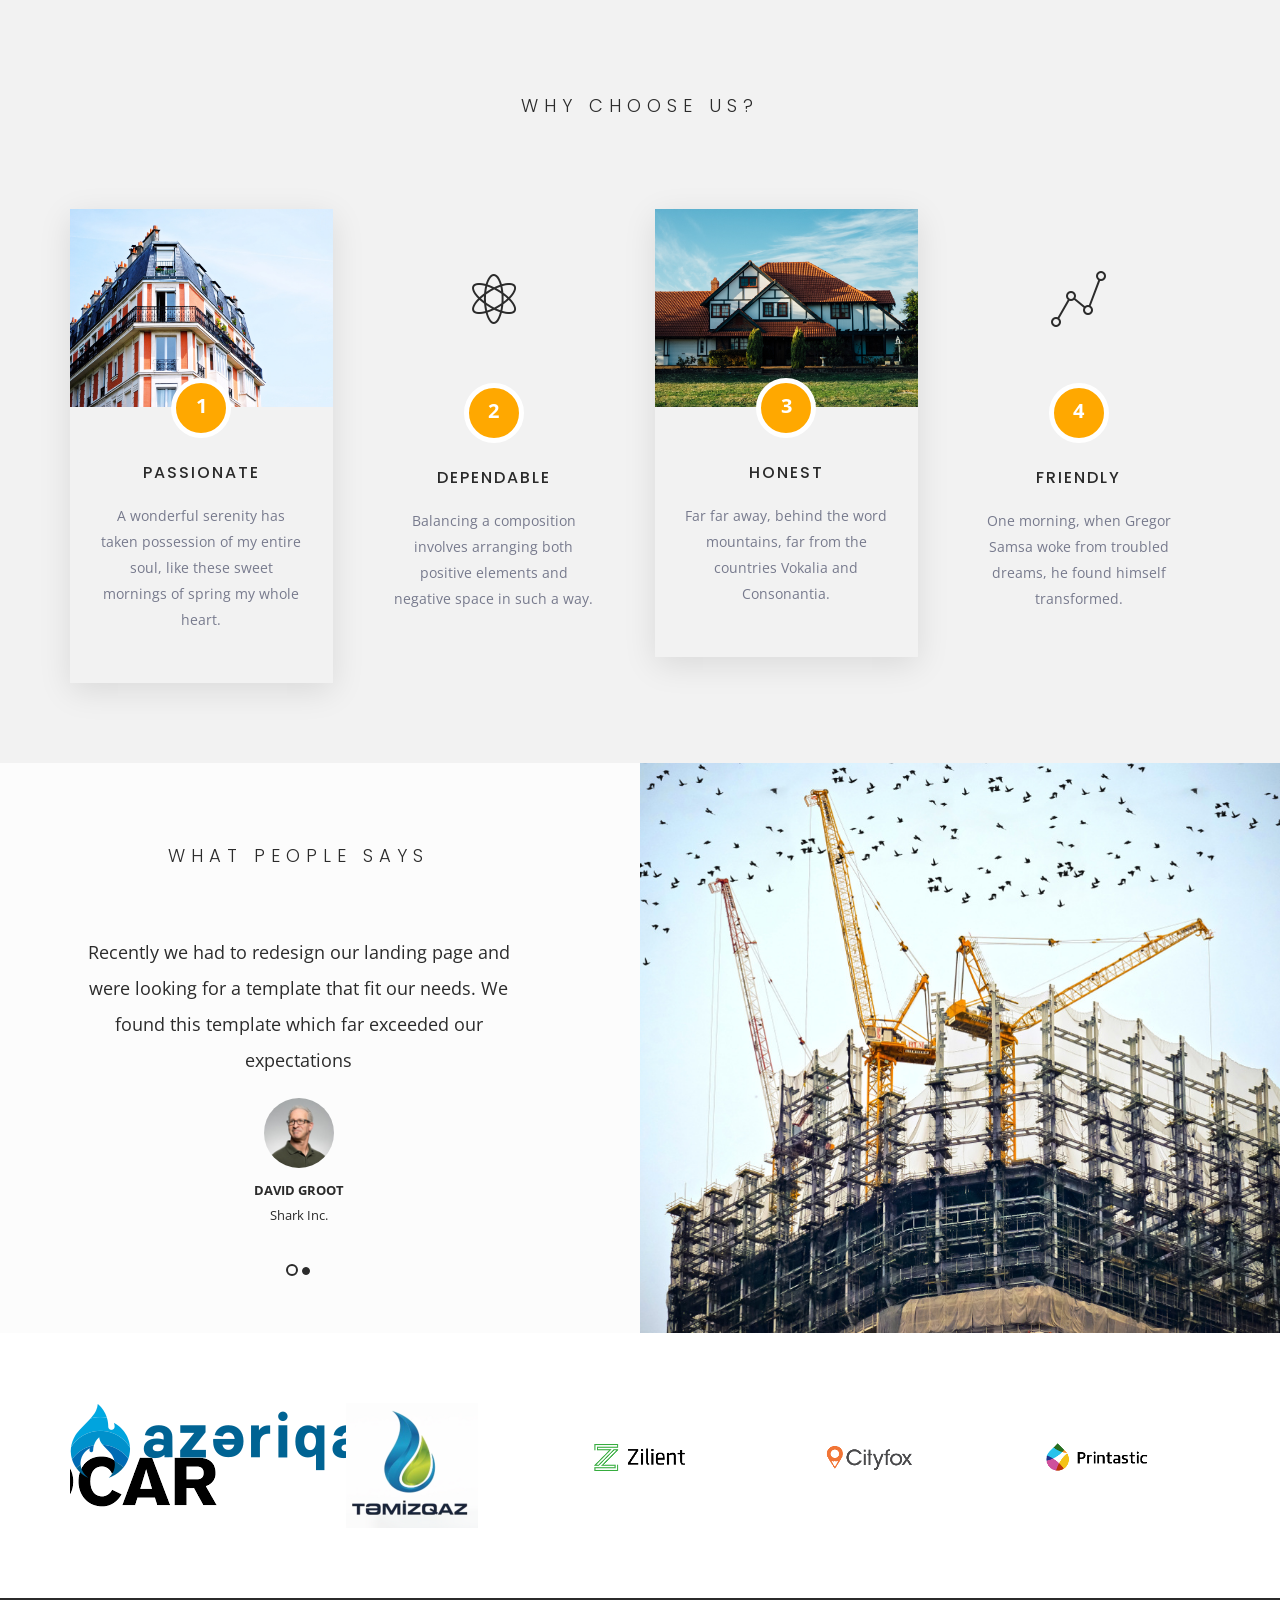
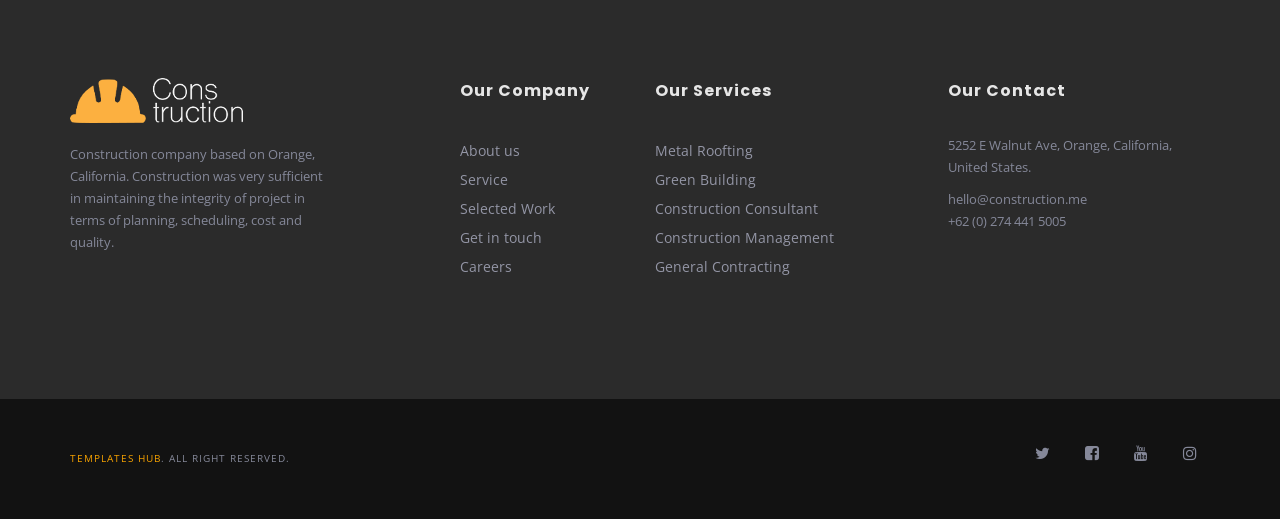
<file: index-3.html>
<!DOCTYPE html>
<html lang="en">
  <head>
    <meta charset="utf-8" />
    <meta http-equiv="X-UA-Compatible" content="IE=edge" />
    <meta name="viewport" content="width=device-width, initial-scale=1" />
    <meta
      name="description"
      content="construction is awesome bootstrap responsive construction business theme"
    />
    <meta
      name="keywords"
      content="construction, business, construction business, responsive, parallax, business theme"
    />
    <meta name="author" content="templateninja" />
    <title>Retro İnşaat</title>

    <!-- Bootstrap -->
    <link href="assets/bootstrap/css/bootstrap.min.css" rel="stylesheet" />
    <link
      href="https://fonts.googleapis.com/css?family=Open+Sans:400,700|Poppins:300,500"
      rel="stylesheet"
    />
    <link href="assets/css/font-awesome.min.css" rel="stylesheet" />
    <link href="assets/css/Pe-icon-7-stroke.css" rel="stylesheet" />
    <link href="assets/css/owl.carousel.css" rel="stylesheet" />
    <link href="assets/css/owl.theme.css" rel="stylesheet" />
    <link href="assets/css/magnific-popup.css" rel="stylesheet" />
    <link rel="stylesheet" type="text/css" href="assets/css/style.min.css" />

    <!-- HTML5 Shim and Respond.js IE8 support of HTML5 elements and media queries -->
    <!-- WARNING: Respond.js doesn't work if you view the page via file:// -->
    <!--[if lt IE 9]>
      <script src="assets/plugins/html5shiv.min.js"></script>
      <script src="assets/plugins/respond.min.js"></script>
    <![endif]-->
  </head>
  <body id="home" class="home">
    <!-- begin:header -->
    <div
      class="header"
      data-parallax="scroll"
      data-image-src="assets/img/img-header.jpg"
    >
      <div class="container">
        <div class="row">
          <!-- LOGO LEFT SIDE -->
          <div class="col-sm-3">
            <div class="logo-container">
              <a href="index.html" rel="home">
                <img
                  src="./assets/img/logo/retroinsaat-logo.png"
                  alt="Retro İnşaat"
                  class="img-responsive logo-image small-logo"
                />
              </a>
            </div>
          </div>

          <!-- RIGHT SIDE: TOPBAR + NAV -->
          <div class="col-sm-9">
            <!-- TOPBAR -->
            <div id="topbar" class="topbar">
              <div class="row">
                <div class="col-sm-8">
                  <div class="nav-utility">
                    <span class="nav-item"></span>
                  </div>
                </div>
                <div class="col-sm-4 hidden-xs">
                  <div class="nav-utility nav-right">
                    <a href="#" class="nav-item"
                      ><i class="fa fa-twitter"></i
                    ></a>
                    <a href="#" class="nav-item"
                      ><i class="fa fa-facebook"></i
                    ></a>
                    <a href="#" class="nav-item"
                      ><i class="fa fa-linkedin"></i
                    ></a>
                    <a href="#" class="nav-item"
                      ><i class="fa fa-pinterest"></i
                    ></a>
                    <a href="#" class="nav-item"
                      ><i class="fa fa-envelope-o"></i
                    ></a>
                  </div>
                </div>
              </div>
            </div>

            <!-- NAVIGATION -->
            <header id="masthead" class="site-header" role="banner">
              <div class="row align-items-center" style="width: 100%;">
                <!-- LOGO -->
                <div class="xcol-3">
                  <div class="site-branding">
                    <a href="index.html" rel="home">
                      <img
                        src="./assets/img/logo/retroinsaat-logo.png"
                        class="img-responsive big-logo"
                        style="max-height: 60px"
                      />
                    </a>
                  </div>
                </div>
                <!-- NAV -->
                <div class="xcol-9">
                  <nav
                    id="site-navigation"
                    class="main-navigation"
                    role="navigation"
                  >
                    <button
                      class="menu-toggle"
                      type="button"
                      aria-controls="primary-menu"
                      aria-expanded="false"
                    >
                      <span class="pe-7s-menu"></span
                      ><span class="sr-only">Əsas Menyu</span>
                    </button>

                    <div class="menu-testing-menu-container">
                      <ul
                        id="primary-menu"
                        class="menu nav-menu"
                        aria-expanded="false"
                      >
                        <li class="menu-item current-menu-item">
                          <a href="index-2.html">Home</a>
                        </li>
                        <li class="menu-item">
                          <a href="about.html">About</a>
                        </li>
                        <li
                          class="menu-item menu-item-has-children"
                          aria-haspopup="true"
                        >
                          <a href="#">Services</a>
                          <ul class="sub-menu">
                            <li class="menu-item current-menu-item">
                              <a href="service.html">All Services</a>
                            </li>
                            <li class="menu-item">
                              <a href="service-item.html"
                                >Construction Consultant</a
                              >
                            </li>
                            <li class="menu-item">
                              <a href="service-item.html"
                                >General Contracting</a
                              >
                            </li>
                            <li class="menu-item">
                              <a href="service-item.html">House Renovation</a>
                            </li>
                            <li class="menu-item">
                              <a href="service-item.html"
                                >Construction Management</a
                              >
                            </li>
                            <li class="menu-item">
                              <a href="service-item.html">Design and Build</a>
                            </li>
                          </ul>
                        </li>
                        <li
                          class="menu-item menu-item-has-children"
                          aria-haspopup="true"
                        >
                          <a href="#">Features</a>
                          <ul class="sub-menu">
                            <li class="menu-item">
                              <a href="single.html">Single Post</a>
                            </li>
                            <li class="menu-item">
                              <a href="single-fullwidth.html"
                                >Single Post Full Width</a
                              >
                            </li>
                            <li class="menu-item">
                              <a href="page-fullwidth.html">Page Full Width</a>
                            </li>
                            <li class="menu-item">
                              <a href="page-sidebar.html">Page With Sidebar</a>
                            </li>
                            <li
                              class="menu-item menu-item-has-children"
                              aria-haspopup="true"
                            >
                              <a href="#">Shortcodes</a>
                              <ul class="sub-menu">
                                <li class="menu-item">
                                  <a href="alert.html">Alert</a>
                                </li>
                                <li class="menu-item">
                                  <a href="progress.html">Progress Bar</a>
                                </li>
                                <li class="menu-item">
                                  <a href="social.html">Social Icon</a>
                                </li>
                                <li class="menu-item">
                                  <a href="button.html">Button &amp; Label</a>
                                </li>
                                <li class="menu-item">
                                  <a href="accordion.html">Accordion</a>
                                </li>
                                <li class="menu-item">
                                  <a href="tab.html">Tabs</a>
                                </li>
                                <li class="menu-item">
                                  <a href="pricing.html">Pricing</a>
                                </li>
                              </ul>
                            </li>
                            <li class="menu-item">
                              <a href="typography.html">Typography</a>
                            </li>
                            <li class="menu-item">
                              <a href="404.html">Not Found</a>
                            </li>
                            <li class="menu-item">
                              <a href="comingsoon.html">Comingsoon</a>
                            </li>
                          </ul>
                        </li>
                        <li class="menu-item">
                          <a href="project.html">Projects</a>
                        </li>
                        <li class="menu-item"><a href="blog.html">Blog</a></li>
                        <li class="menu-item">
                          <a href="contact.html" style="padding-right: 0"
                            >Contact</a
                          >
                        </li>
                      </ul>
                    </div>
                  </nav>
                  <!-- #site-navigation -->
                </div>
              </div>
            </header>
          </div>
        </div>
      </div>
      <div class="container">
        <div class="row">
          <div class="col-sm-5">
            <div class="header-caption">
              <span class="caption-subtitle">Our Service</span>
              <h2 class="caption-title">
                We are your best homes, offices renovations and construction
                solution.
              </h2>
              <p>
                We provide overall planning, coordination and control of a
                project, so you don’t have to worry about anything. Our promise
                as a contractor is to build community value into every project
                while delivering professional expertise.
              </p>
              <div class="header-action-button">
                <a class="btn btn-warning btn-md" href="#">Purchase</a>
                <a class="btn btn-default btn-bordered btn-md" href="#"
                  >Learn more</a
                >
              </div>
              <!-- header-action-button -->
            </div>
            <!-- .header-caption -->
          </div>
          <!-- .col-sm-5 -->
        </div>
        <!-- .row -->
      </div>
    </div>

    <!-- end:additional-info -->

    <!-- begin:service -->
    <div id="service" class="service content-section bg-white">
      <div class="container">
        <div class="row">
          <div class="col-md-4">
            <div class="blog-entry">
              <a href="#" class="blog-entry-thumbnail">
                <img
                  src="assets/img/img-service-01.jpg"
                  alt="metal roofting"
                  class="img-responsive"
                />
              </a>
              <div class="blog-entry-header">
                <h2 class="entry-title">
                  <a href="#" rel="bookmark">Metal Roofting</a>
                </h2>
              </div>
              <!-- .blog-entry-header -->
              <div class="blog-entry-content">
                <p>
                  Construction offer you the best in metal roofing services,
                  supplies and materials to help protect one of your biggest
                  investments you will ever make, your home. There is no better
                  way to protect …
                </p>
                <p><a href="#" class="read-more">Read more &#43;</a></p>
              </div>
              <!-- .blog-entry-content -->
            </div>
            <!-- .blog-entry -->
          </div>
          <!-- .col-md-4 -->

          <div class="col-md-4">
            <div class="blog-entry">
              <a href="#" class="blog-entry-thumbnail">
                <img
                  src="assets/img/img-service-02.jpg"
                  alt="green building"
                  class="img-responsive"
                />
              </a>
              <div class="blog-entry-header">
                <h2 class="entry-title">
                  <a href="#" rel="bookmark">Green Building</a>
                </h2>
              </div>
              <!-- .blog-entry-header -->
              <div class="blog-entry-content">
                <p>
                  By choosing to build green, you aremaking an effort to reduce
                  the burden on the environment and also add value to your home.
                  Construction provides you with the guidance and the tools that
                  are necessary …
                </p>
                <p><a href="#" class="read-more">Read more &#43;</a></p>
              </div>
              <!-- .blog-entry-content -->
            </div>
            <!-- .blog-entry -->
          </div>
          <!-- .col-md-4 -->

          <div class="col-md-4">
            <ul class="blog-entry-list">
              <li>
                <span class="entry-post-thumbnail">
                  <img
                    src="assets/img/img-service-03.jpg"
                    alt="construction Consultant"
                  />
                </span>
                <div class="entry-post-content">
                  <h4 class="entry-post-title">
                    <a href="#">Construction Consultant</a>
                  </h4>
                  <p>
                    Process of Consultation Whether you know exactly how you ...
                  </p>
                </div>
                <!-- .entry-post-content -->
              </li>
              <!-- #post-## -->
              <li>
                <span class="entry-post-thumbnail">
                  <img
                    src="assets/img/img-service-04.jpg"
                    alt="General Contracting"
                  />
                </span>
                <div class="entry-post-content">
                  <h4 class="entry-post-title">
                    <a href="#">General Contracting</a>
                  </h4>
                  <p>
                    Construction With a reputation built on offering superior
                    ...
                  </p>
                </div>
                <!-- .entry-post-content -->
              </li>
              <!-- #post-## -->
              <li>
                <span class="entry-post-thumbnail">
                  <img
                    src="assets/img/img-service-05.jpg"
                    alt="Construction Management"
                  />
                </span>
                <div class="entry-post-content">
                  <h4 class="entry-post-title">
                    <a href="#">Construction Management</a>
                  </h4>
                  <p>
                    We offer commitment at all levels of building project, from
                    preparing ...
                  </p>
                </div>
                <!-- .entry-post-content -->
              </li>
              <!-- #post-## -->
              <li>
                <span class="entry-post-thumbnail">
                  <img
                    src="assets/img/img-service-06.jpg"
                    alt="House Renovation"
                  />
                </span>
                <div class="entry-post-content">
                  <h4 class="entry-post-title">
                    <a href="#">House Renovation</a>
                  </h4>
                  <p>
                    Interior There are a number of great reasons to makeover ...
                  </p>
                </div>
                <!-- .entry-post-content -->
              </li>
              <!-- #post-## -->
            </ul>
            <!-- .blog-entry-list -->
          </div>
          <!-- .col-md-4 -->
        </div>
        <!-- .row -->
      </div>
      <!-- container -->
    </div>
    <!-- #service -->
    <!-- end:service -->

    <!-- begin:work -->
    <div id="work" class="work content-section bg-grey">
      <div class="container">
        <div class="row">
          <div class="col-md-12">
            <div class="section-title">
              <h2>Our Works</h2>
            </div>
          </div>
          <!-- .col-md-12 -->
        </div>
        <!-- .row -->

        <div class="row">
          <div class="col-md-12">
            <ul class="work-filter">
              <li class="active" data-filter="*"><a href="#">All works</a></li>
              <li data-filter=".buildings">
                <a href="#buildings">Buildings</a>
              </li>
              <li data-filter=".interior-design">
                <a href="#interior-design">Interior Design</a>
              </li>
              <li data-filter=".isolation">
                <a href="#isolation">Isolation</a>
              </li>
              <li data-filter=".house-renovation">
                <a href="#house-renovation">House Renovation</a>
              </li>
            </ul>
            <!-- .work-filter -->

            <ul class="work-grid">
              <li class="work-item buildings">
                <a
                  href="assets/img/img-work-01.jpg"
                  title="Avenue Hotels"
                  class="image-lightbox"
                >
                  <div class="work-item-image">
                    <img src="assets/img/img-work-01.jpg" alt="Avenue Hotels" />
                  </div>
                  <!-- .work-item-image -->
                  <div class="work-item-info">
                    <h4 class="work-item-title">Avenue Hotels</h4>
                    <span class="work-item-desc">Buildings</span>
                  </div>
                  <!-- .work-item-info -->
                </a>
              </li>
              <!-- .work-item -->
              <li class="work-item interior-design">
                <a
                  href="assets/img/img-work-02.jpg"
                  title="Mark Bedroom"
                  class="image-lightbox"
                >
                  <div class="work-item-image">
                    <img src="assets/img/img-work-02.jpg" alt="Mark Bedroom" />
                  </div>
                  <!-- .work-item-image -->
                  <div class="work-item-info">
                    <h4 class="work-item-title">Mark Bedroom</h4>
                    <span class="work-item-desc">Interior Design</span>
                  </div>
                  <!-- .work-item-info -->
                </a>
              </li>
              <!-- .work-item -->
              <li class="work-item buildings">
                <a
                  href="assets/img/img-work-03.jpg"
                  title="Edu Hostel"
                  class="image-lightbox"
                >
                  <div class="work-item-image">
                    <img src="assets/img/img-work-03.jpg" alt="Edu Hostel" />
                  </div>
                  <!-- .work-item-image -->
                  <div class="work-item-info">
                    <h4 class="work-item-title">Edu Hostel</h4>
                    <span class="work-item-desc">Buildings</span>
                  </div>
                  <!-- .work-item-info -->
                </a>
              </li>
              <!-- .work-item -->
              <li class="work-item isolation house-renovation">
                <a
                  href="assets/img/img-work-04.jpg"
                  title="Alan Home"
                  class="image-lightbox"
                >
                  <div class="work-item-image">
                    <img src="assets/img/img-work-04.jpg" alt="Alan Home" />
                  </div>
                  <!-- .work-item-image -->
                  <div class="work-item-info">
                    <h4 class="work-item-title">Alan Home</h4>
                    <span class="work-item-desc">Isolation</span>
                  </div>
                  <!-- .work-item-info -->
                </a>
              </li>
              <!-- .work-item -->
              <li class="work-item interior-design house-renovation">
                <a
                  href="assets/img/img-work-05.jpg"
                  title="Jannet Home"
                  class="image-lightbox"
                >
                  <div class="work-item-image">
                    <img src="assets/img/img-work-05.jpg" alt="Jannet Home" />
                  </div>
                  <!-- .work-item-image -->
                  <div class="work-item-info">
                    <h4 class="work-item-title">Jannet Home</h4>
                    <span class="work-item-desc">House Renovation</span>
                  </div>
                  <!-- .work-item-info -->
                </a>
              </li>
              <!-- .work-item -->
              <li class="work-item design photography">
                <a
                  href="assets/img/img-work-06.jpg"
                  title="Papa Ron's Restaurant"
                  class="image-lightbox"
                >
                  <div class="work-item-image">
                    <img
                      src="assets/img/img-work-06.jpg"
                      alt="Papa Ron's Restaurant"
                    />
                  </div>
                  <!-- .work-item-image -->
                  <div class="work-item-info">
                    <h4 class="work-item-title">Papa Ron's Restaurant</h4>
                    <span class="work-item-desc">Interior Design</span>
                  </div>
                  <!-- .work-item-info -->
                </a>
              </li>
              <!-- .work-item -->
            </ul>
            <!-- .work-grid -->
          </div>
          <!-- .col-md-12 -->
        </div>
        <!-- .row -->
      </div>
      <!-- .container -->
    </div>
    <!-- #work -->
    <!-- end:work -->

    <!-- begin:cta -->
    <div id="cta" class="cta block-section padd-40-top padd-40-btm bg-dark">
      <div class="container">
        <div class="row">
          <div class="col-sm-8">
            <h4>
              Looking for Professionals to project and build your dream home?
            </h4>
            <p>
              We offer the best engineers and builders to make your dreams come
              true.
            </p>
          </div>
          <!-- .col-sm-6 -->
          <div class="col-sm-4 text-right marg-20-top">
            <a href="#" class="button">Let's talk together</a>
          </div>
        </div>
        <!-- .row -->
      </div>
      <!-- .container -->
    </div>
    <!-- #cta -->
    <!-- end:cta -->

    <!-- begin:about -->
    <div id="about" class="block-section image-block bg-white">
      <div class="container-fluid container-no-padding">
        <div class="row row-no-margin">
          <div class="image-block-item col-md-6 col-sm-5 col-xs-12">
            <div
              class="image-block-item-background"
              style="
                background-image: url('assets/img/img-post-content-04.jpg');
              "
            ></div>
          </div>
          <!-- .image-block-item -->
        </div>
        <!-- .row -->
      </div>
      <!-- .container-fluid -->

      <div class="container clear">
        <div class="row">
          <div
            class="col-md-5 col-md-offset-7 col-sm-6 col-sm-offset-6 col-xs-10 col-xs-offset-1 padd-80-top padd-60-btm"
          >
            <div class="section-title">
              <h2>Who We Are?</h2>
            </div>
            <p>
              Construction, Inc. traces its roots back to 2005 in Orange and
              since then have never looked back. With thousands of successful
              projects under our belt, we can proudly say that we are one.
            </p>
            <p>
              For more than 10 years, Construction has offered a wide range of
              construction services in Colorado, many other cities of United
              States and around the world. We strive to maintain.<br />We aim to
              eliminate the task of dividing your project between different
              architecture and construction company.
            </p>
            <p>
              <a
                class="button btn-danger popup-video"
                href="http://www.youtube.com/watch?v=Og879fOk6DQ"
                ><i class="fa fa-wrench"></i> Learn Our Service</a
              >
            </p>
          </div>
          <!-- .col-## -->
        </div>
        <!-- .row -->
      </div>
      <!-- .container -->
    </div>
    <!-- #about -->
    <!-- end:about -->

    <!-- begin:why -->
    <div id="why" class="why content-section bg-grey">
      <div class="container">
        <div class="row">
          <div class="col-md-12">
            <div class="section-title">
              <h2>Why Choose Us?</h2>
            </div>
          </div>
          <!-- .col-md-12 -->
        </div>
        <!-- .row -->
        <div class="row">
          <div class="col-md-3 col-sm-6">
            <div class="process-item highlight text-center">
              <img src="assets/img/img-work-01.jpg" class="img-responsive" />
              <div class="process-item-content">
                <span class="process-item-number">1</span>
                <h3 class="process-item-title">PASSIONATE</h3>
                <p>
                  A wonderful serenity has taken possession of my entire soul,
                  like these sweet mornings of spring my whole heart.
                </p>
              </div>
              <!-- .process-item-content -->
            </div>
            <!-- .process-item -->
          </div>
          <!-- .col-## -->
          <div class="col-md-3 col-sm-6">
            <div class="process-item text-center">
              <div class="process-item-icon">
                <span class="pe-7s-science"></span>
              </div>
              <div class="process-item-content">
                <span class="process-item-number">2</span>
                <h3 class="process-item-title">DEPENDABLE</h3>
                <p>
                  Balancing a composition involves arranging both positive
                  elements and negative space in such a way.
                </p>
              </div>
              <!-- .process-item-content -->
            </div>
            <!-- .process-item -->
          </div>
          <!-- .col-## -->
          <div class="col-md-3 col-sm-6">
            <div class="process-item highlight text-center">
              <img src="assets/img/img-work-04.jpg" class="img-responsive" />
              <div class="process-item-content">
                <span class="process-item-number">3</span>
                <h3 class="process-item-title">HONEST</h3>
                <p>
                  Far far away, behind the word mountains, far from the
                  countries Vokalia and Consonantia.
                </p>
              </div>
              <!-- .process-item-content -->
            </div>
            <!-- .process-item -->
          </div>
          <!-- .col-## -->
          <div class="col-md-3 col-sm-6">
            <div class="process-item text-center">
              <div class="process-item-icon">
                <span class="pe-7s-graph1"></span>
              </div>
              <div class="process-item-content">
                <span class="process-item-number">4</span>
                <h3 class="process-item-title">FRIENDLY</h3>
                <p>
                  One morning, when Gregor Samsa woke from troubled dreams, he
                  found himself transformed.
                </p>
              </div>
              <!-- .process-item-content -->
            </div>
            <!-- .process-item -->
          </div>
          <!-- .col-## -->
        </div>
        <!-- .row -->
      </div>
      <!-- .container -->
    </div>
    <!-- #why -->
    <!-- end:why -->

    <!-- begin:testimonial -->
    <div id="testimonial" class="block-section image-block bg-light">
      <div class="container-fluid container-no-padding">
        <div class="row row-no-margin">
          <div
            class="image-block-item col-md-6 col-md-offset-6 col-sm-5 col-xs-12"
          >
            <div
              class="image-block-item-background"
              style="background-image: url('assets/img/img-content-03.jpg')"
            ></div>
          </div>
          <!-- .image-block-item -->
        </div>
        <!-- .row -->
      </div>
      <!-- .container-fluid -->

      <div class="container clear">
        <div class="row">
          <div
            class="col-md-5 col-md-offset-0 col-sm-7 col-sm-offset-5 padd-60-top padd-100-btm"
          >
            <div class="section-title">
              <h2>What People Says</h2>
            </div>
            <div
              class="carousel slide testimony-dark"
              id="testimony"
              data-ride="carousel"
            >
              <ol class="carousel-indicators">
                <li
                  data-target="#testimony"
                  data-slide-to="0"
                  class="active"
                ></li>
                <li data-target="#testimony" data-slide-to="1" class=""></li>
              </ol>
              <!-- .carousel-indicators -->
              <div class="carousel-inner" role="listbox">
                <div class="item active">
                  <p>
                    Recently we had to redesign our landing page and were
                    looking for a template that fit our needs. We found this
                    template which far exceeded our expectations
                  </p>
                  <img
                    class="testimony-item-image"
                    src="assets/img/img-testimony-01.jpg"
                  />
                  <span class="testimony-item-source source-alt"
                    ><strong>David Groot</strong> Shark Inc.</span
                  >
                </div>
                <!-- .item -->
                <div class="item">
                  <p>
                    I don't know what else to say. It had everything we wanted
                    and was better designed than anything we could have
                    accomplished on our own. Thanks for the great work.
                  </p>
                  <img
                    class="testimony-item-image"
                    src="assets/img/img-testimony-02.jpg"
                  />
                  <span class="testimony-item-source source-alt"
                    ><strong>Max Well</strong> Cooldad</span
                  >
                </div>
                <!-- .item -->
              </div>
              <!-- .carousel-inner -->
            </div>
            <!-- #client-says -->
          </div>
          <!-- .col-## -->
        </div>
        <!-- .row -->
      </div>
      <!-- .container -->
    </div>
    <!-- #testimonial -->
    <!-- end:testimonial -->

    <!-- begin:client -->
    <div
      id="client"
      class="client block-section bg-white padd-40-top padd-40-btm"
    >
      <div class="container">
        <div class="row">
          <div class="col-md-12">
            <div
              id="slider-thumbnail"
              class="owl-carousel owl-theme client-slider slider-carousel navigation-hide"
            >
              <div class="item">
                <a href="#">
                  <img src="assets/img/img-client-01.png" alt="client" />
                </a>
              </div>
              <!-- .item -->
              <div class="item">
                <a href="#">
                  <img src="assets/img/img-client-02.png" alt="client" />
                </a>
              </div>
              <!-- .item -->
              <div class="item">
                <a href="#">
                  <img src="assets/img/img-client-03.png" alt="client" />
                </a>
              </div>
              <!-- .item -->
              <div class="item">
                <a href="#">
                  <img src="assets/img/img-client-04.png" alt="client" />
                </a>
              </div>
              <!-- .item -->
              <div class="item">
                <a href="#">
                  <img src="assets/img/img-client-05.png" alt="client" />
                </a>
              </div>
              <!-- .item -->
              <div class="item">
                <a href="#">
                  <img src="assets/img/img-client-06.png" alt="client" />
                </a>
              </div>
              <!-- .item -->
              <div class="item">
                <a href="#">
                  <img src="assets/img/img-client-07.png" alt="client" />
                </a>
              </div>
              <!-- .item -->
              <div class="item">
                <a href="#">
                  <img src="assets/img/img-client-08.png" alt="client" />
                </a>
              </div>
              <!-- .item -->
            </div>
            <!-- #slider-thumbnail -->
          </div>
          <!-- .col-md-12 -->
        </div>
        <!-- .row -->
      </div>
      <!-- .container -->
    </div>
    <!-- #client -->
    <!-- end:client -->

    <!-- begin:footer -->
    <footer id="colophon" class="site-footer bg-black" role="contentinfo">
      <div class="container">
        <div class="row">
          <div class="col-md-3 col-sm-6">
            <section class="widget">
              <img
                src="assets/img/img-logo-footer.png"
                alt="bootstrap theme for construction companies"
                class="img-responsive marg-20-btm marg-20-top"
              />
              <p>
                Construction company based on Orange, California. Construction
                was very sufficient in maintaining the integrity of project in
                terms of planning, scheduling, cost and quality.
              </p>
            </section>
            <!-- .widget -->
          </div>
          <!-- .col-## -->

          <div class="col-md-2 col-sm-6 col-md-offset-1 col-sm-offset-0">
            <section class="widget">
              <h3 class="widget-title">Our Company</h3>
              <ul>
                <li><a href="#">About us</a></li>
                <li><a href="#">Service</a></li>
                <li><a href="#">Selected Work</a></li>
                <li><a href="#">Get in touch</a></li>
                <li><a href="#">Careers</a></li>
              </ul>
            </section>
            <!-- .widget -->
          </div>
          <!-- .col-## -->

          <div class="col-md-3 col-sm-6">
            <section class="widget">
              <h3 class="widget-title">Our Services</h3>
              <ul>
                <li><a href="#">Metal Roofting</a></li>
                <li><a href="#">Green Building</a></li>
                <li><a href="#">Construction Consultant</a></li>
                <li><a href="#">Construction Management</a></li>
                <li><a href="#">General Contracting</a></li>
              </ul>
            </section>
            <!-- .widget -->
          </div>
          <!-- .col-## -->

          <div class="col-md-3 col-sm-6">
            <section class="widget">
              <h3 class="widget-title">Our Contact</h3>
              <p>5252 E Walnut Ave, Orange, California, United States.</p>
              <p>hello@construction.me<br />+62 (0) 274 441 5005</p>
            </section>
          </div>
          <!-- .col-## -->
        </div>
        <!-- .row -->
      </div>
      <!-- .container -->
    </footer>
    <!-- #colophon -->
    <!-- end:footer -->

    <!-- begin:copyright -->
    <section id="copyright" class="copyright bg-black">
      <div class="container">
        <div class="row">
          <div class="col-sm-6 copy-left">
            <p>
              <a target="_blank" href="https://www.templateshub.net"
                >Templates Hub</a
              >. All Right Reserved.
            </p>
          </div>
          <!-- .col-sm-6 -->

          <div class="col-sm-6 copy-right">
            <ul class="social-icon">
              <li>
                <a href="#" target="_blank" class="icon-twitter"
                  ><i class="fa fa-twitter"></i
                ></a>
              </li>
              <li>
                <a href="#" target="_blank" class="icon-facebook"
                  ><i class="fa fa-facebook-square"></i
                ></a>
              </li>
              <li>
                <a href="#" target="_blank" class="icon-youtube"
                  ><i class="fa fa-youtube"></i
                ></a>
              </li>
              <li>
                <a href="#" target="_blank" class="icon-instagram"
                  ><i class="fa fa-instagram"></i
                ></a>
              </li>
            </ul>
          </div>
          <!-- .col-sm-6 -->
        </div>
        <!-- .row -->
      </div>
      <!-- .container -->
    </section>
    <!-- #copyright -->
    <!-- begin:copyright -->
    <script>
      window.addEventListener("scroll", function () {
        const header = document.querySelector(".header");
        if (window.scrollY > 100) {
          header.classList.add("scrolled");
        } else {
          header.classList.remove("scrolled");
        }
      });
    </script>

    <!-- jQuery (necessary for Bootstrap's JavaScript plugins) -->
    <script src="assets/plugins/jquery.min.js"></script>
    <!-- Include all compiled plugins (below), or include individual files as needed -->
    <script src="assets/bootstrap/js/bootstrap.min.js"></script>
    <script src="assets/plugins/parallax.min.js"></script>
    <script src="assets/js/navigation.js"></script>
    <script src="assets/plugins/jquery.easing.js"></script>
    <script src="assets/plugins/jquery.magnific-popup.min.js"></script>
    <script src="assets/plugins/imagesloaded.pkgd.min.js"></script>
    <script src="assets/plugins/isotope.pkgd.min.js"></script>
    <script src="assets/plugins/owl.carousel.min.js"></script>
    <script src="assets/js/script.min.js"></script>
  </body>
</html>
</file>
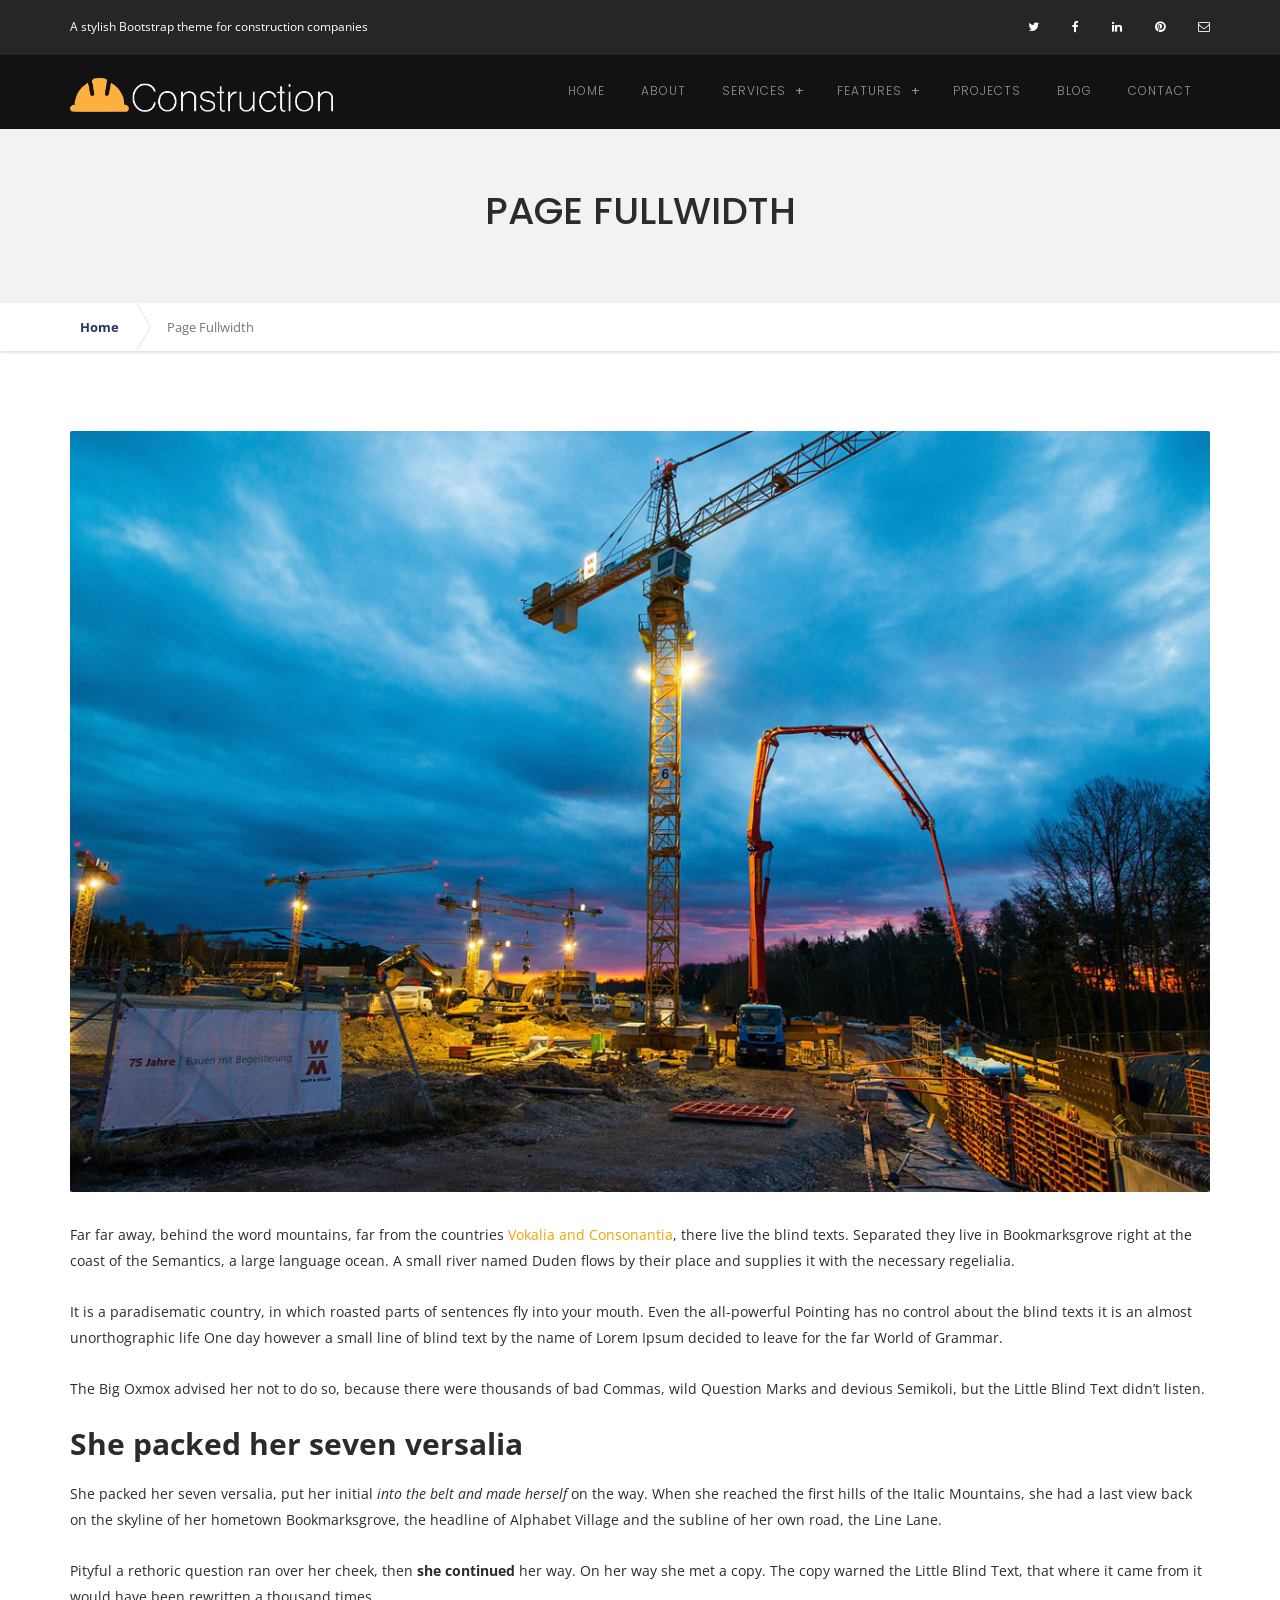
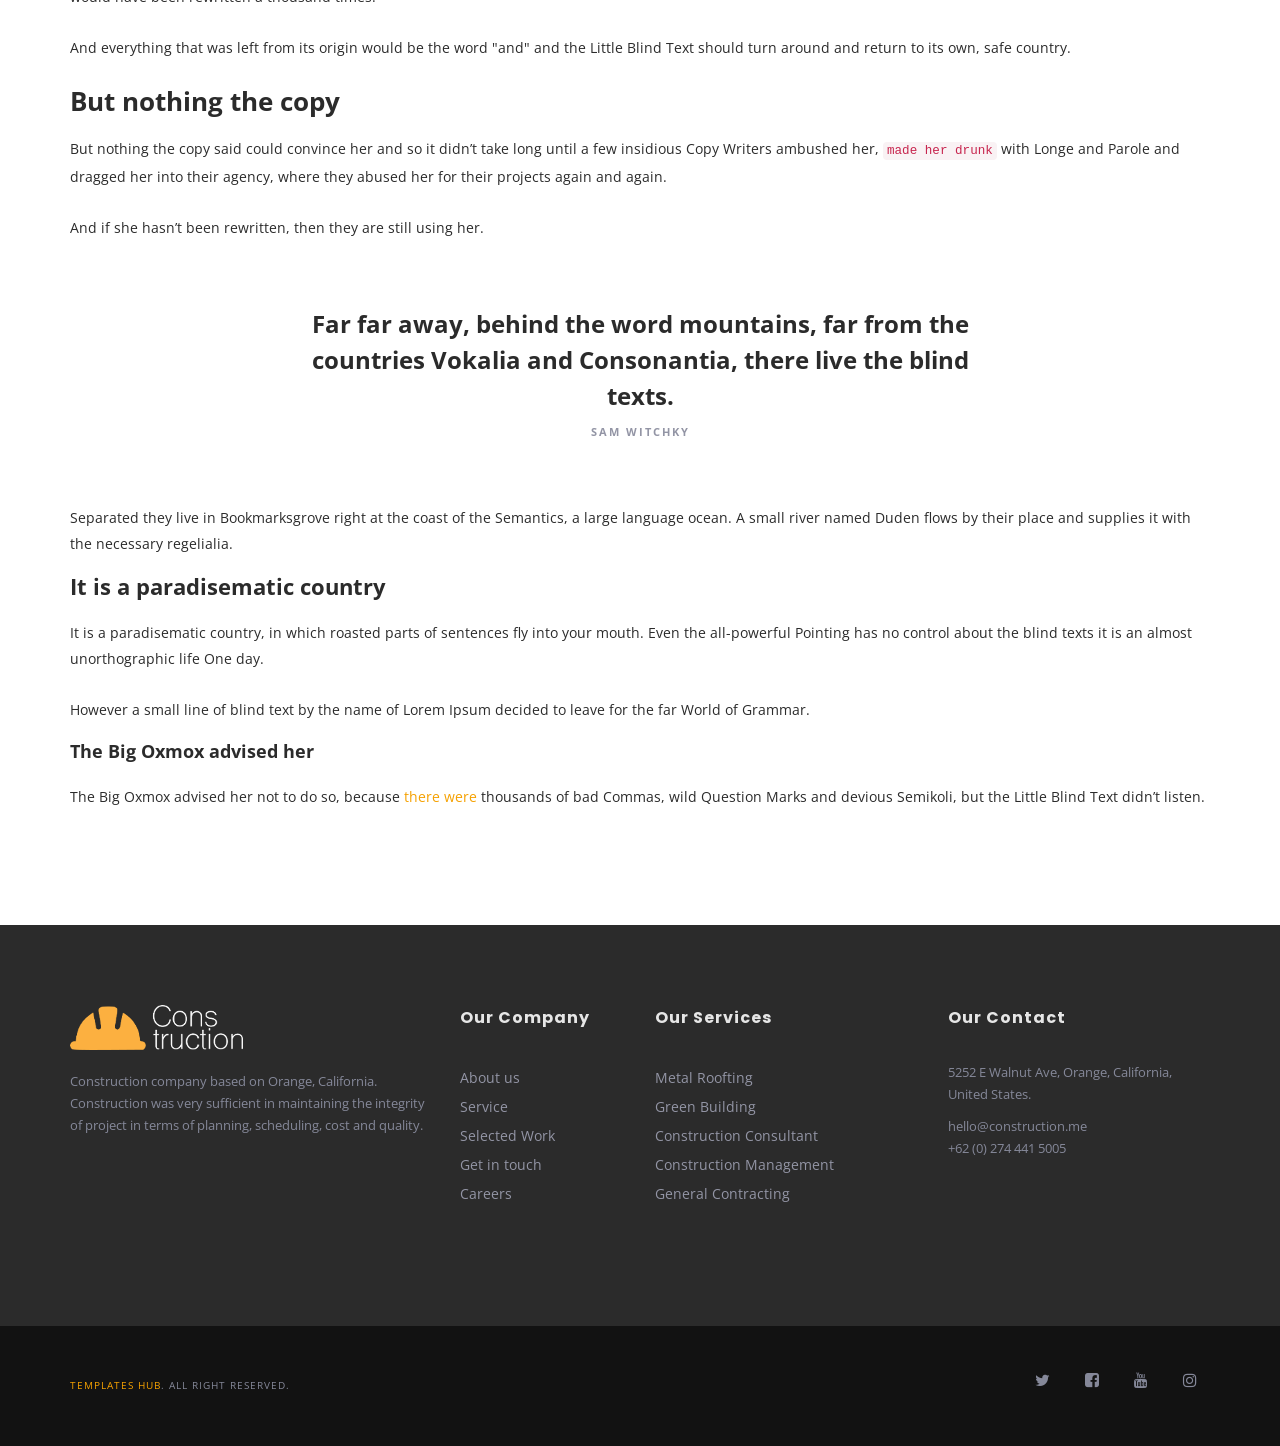
<file: page-fullwidth.html>
<!DOCTYPE html>
<html lang="en">
  
<head>
    <meta charset="utf-8">
    <meta http-equiv="X-UA-Compatible" content="IE=edge">
    <meta name="viewport" content="width=device-width, initial-scale=1">
    <meta name="description" content="construction is awesome bootstrap responsive construction business theme">
    <meta name="keywords" content="construction, business, construction business, responsive, parallax, business theme">
    <meta name="author" content="templateninja">
    <title>Construction</title>

    <!-- Bootstrap -->
    <link href="assets/bootstrap/css/bootstrap.min.css" rel="stylesheet">
    <link href="https://fonts.googleapis.com/css?family=Open+Sans:400,700|Poppins:300,500" rel="stylesheet">
    <link href="assets/css/font-awesome.min.css" rel="stylesheet">
    <link href="assets/css/Pe-icon-7-stroke.css" rel="stylesheet">
    <link href="assets/css/owl.carousel.css" rel="stylesheet">
    <link href="assets/css/owl.theme.css" rel="stylesheet">
    <link href="assets/css/magnific-popup.css" rel="stylesheet">
    <link rel="stylesheet" type="text/css" href="assets/css/style.min.css">

    <!-- HTML5 Shim and Respond.js IE8 support of HTML5 elements and media queries -->
    <!-- WARNING: Respond.js doesn't work if you view the page via file:// -->
    <!--[if lt IE 9]>
      <script src="assets/plugins/html5shiv.min.js"></script>
      <script src="assets/plugins/respond.min.js"></script>
    <![endif]-->
  </head>
  <body id="home">

    <!-- begin:header -->
    <div class="header header-page">
      <!-- begin:topbar -->
      <div id="topbar" class="topbar topbar-page">
        <div class="container">
          <div class="row">
            <div class="col-sm-8">
              <div class="nav-utility">
                <span class="nav-item">A stylish Bootstrap theme for construction companies</span>
              </div><!-- .nav-utility -->
            </div><!-- .col-sm-8 -->
            <div class="col-sm-4 hidden-xs">
              <div class="nav-utility nav-right">
                <a href="#" class="nav-item"><i class="fa fa-twitter"></i></a>
                <a href="#" class="nav-item"><i class="fa fa-facebook"></i></a>
                <a href="#" class="nav-item"><i class="fa fa-linkedin"></i></a>
                <a href="#" class="nav-item"><i class="fa fa-pinterest"></i></a>
                <a href="#" class="nav-item"><i class="fa fa-envelope-o"></i></a>
              </div><!-- .nav-utility -->
            </div><!-- .col-sm-4 -->
          </div><!-- .row -->
        </div><!-- .container -->
      </div><!-- .topbar -->
      <!-- end:topbar -->

      <!-- begin:site-navigation -->
      <div class="site-header-affix-wrapper">
        <header id="masthead" class="site-header header-dark" role="banner">
          <div class="container">
            <div class="row">
              <div class="col-sm-3">
                <div class="site-branding">
                  <h1 class="site-title title-image"><a href="index-2.html" rel="home"><img src="assets/img/img-logo.png" alt="construction business" class="img-responsive"></a></h1>
                </div><!-- .site-branding -->
              </div><!-- .col-sm-3 -->

              <div class="col-sm-9">
                <nav id="site-navigation" class="main-navigation" role="navigation">
                  <button class="menu-toggle" type="button" aria-controls="primary-menu" aria-expanded="false"><span class="pe-7s-menu"></span><span class="sr-only">Primary Menu</span></button>

                  <div class="menu-testing-menu-container">
                    <ul id="primary-menu" class="menu nav-menu" aria-expanded="false">
                      <li class="menu-item"><a href="index-2.html">Home</a></li>
                      <li class="menu-item"><a href="about.html">About</a></li>
                      <li class="menu-item menu-item-has-children" aria-haspopup="true"><a href="#">Services</a>
                        <ul class="sub-menu">
                          <li class="menu-item"><a href="service.html">All Services</a></li>
                          <li class="menu-item"><a href="service-item.html">Construction Consultant</a></li>
                          <li class="menu-item"><a href="service-item.html">General Contracting</a></li>
                          <li class="menu-item"><a href="service-item.html">House Renovation</a></li>
                          <li class="menu-item"><a href="service-item.html">Construction Management</a></li>
                          <li class="menu-item"><a href="service-item.html">Design and Build</a></li>
                        </ul>
                      </li>
                      <li class="menu-item menu-item-has-children" aria-haspopup="true"><a href="#">Features</a>
                        <ul class="sub-menu">
                          <li class="menu-item"><a href="single.html">Single Post</a></li>
                          <li class="menu-item"><a href="single-fullwidth.html">Single Post Full Width</a></li>
                          <li class="menu-item current-menu-item"><a href="page-fullwidth.html">Page Full Width</a></li>
                          <li class="menu-item"><a href="page-sidebar.html">Page With Sidebar</a></li>
                          <li class="menu-item menu-item-has-children" aria-haspopup="true"><a href="#">Shortcodes</a>
                            <ul class="sub-menu">
                              <li class="menu-item"><a href="alert.html">Alert</a></li>
                              <li class="menu-item"><a href="progress.html">Progress Bar</a></li>
                              <li class="menu-item"><a href="social.html">Social Icon</a></li>
                              <li class="menu-item"><a href="button.html">Button &amp; Label</a></li>
                              <li class="menu-item"><a href="accordion.html">Accordion</a></li>
                              <li class="menu-item"><a href="tab.html">Tabs</a></li>
                              <li class="menu-item"><a href="pricing.html">Pricing</a></li>
                            </ul>
                          </li>
                          <li class="menu-item"><a href="typography.html">Typography</a></li>
                          <li class="menu-item"><a href="404.html">Not Found</a></li>
                          <li class="menu-item"><a href="comingsoon.html">Comingsoon</a></li>
                        </ul>
                      </li>
                      <li class="menu-item"><a href="project.html">Projects</a></li>
                      <li class="menu-item"><a href="blog.html">Blog</a></li>
                      <li class="menu-item"><a href="contact.html">Contact</a></li>
                    </ul>
                  </div>
                </nav><!-- #site-navigation -->
              </div><!-- .col-sm-9 -->
            </div><!-- .row -->
          </div><!-- .container -->
        </header><!-- #masthead -->
      </div><!-- .site-header-affix-wrapper -->
      <!-- end:site-navigation -->
    </div><!-- #header -->
    <!-- end:header -->

    <!-- begin:main-title -->
    <div class="main-title block-section padd-40-top padd-60-btm bg-grey">
      <div class="container">
        <div class="row">
          <div class="col-md-8 col-md-offset-2">
            <h1 class="main-title-primary">Page Fullwidth</h1>
          </div><!-- .col-## -->
        </div><!-- .row -->
      </div><!-- .container -->
    </div><!-- .main-title -->
    <!-- end:main-title -->

    <!-- begin:breadcrumb -->
    <div class="breadcrumbs">
      <div class="container">
        <div class="row">
          <div class="col-md-12">
            <ol class="breadcrumb">
              <li><a href="#">Home</a></li>
              <li class="active">Page Fullwidth</li>
            </ol>
          </div><!-- .col-md-12 -->
        </div><!-- .row -->
      </div><!-- .container -->
    </div><!-- .site-breadcrumb -->
    <!-- end:breadcrumb -->

    <!-- begin:site-main -->
    <div class="site-main">
      <!-- begin:content-section -->
      <div class="content-section">
        <div class="container">
          <div class="row">
            <div class="col-md-12">
              <div class="entry-content">
                <article class="blog-entry">
                  <a href="#" class="blog-entry-thumbnail">
                    <img src="assets/img/img-content-01.jpg" alt="metal roofting" class="img-responsive">
                  </a>
                  <div class="blog-entry-content">
                    <p>Far far away, behind the word mountains, far from the countries <a href="#" class="text-link">Vokalia and Consonantia</a>,
                      there live the blind texts. Separated they live in Bookmarksgrove right at the coast of the Semantics, a large language ocean.
                      A small river named Duden flows by their place and supplies it with the necessary regelialia.</p>
                    <p>It is a paradisematic country, in which roasted parts of sentences fly into your mouth. Even the all-powerful Pointing has no
                      control about the blind texts it is an almost unorthographic life One day however a small line of blind text by the name of Lorem
                      Ipsum decided to leave for the far World of Grammar.</p>
                    <p>The Big Oxmox advised her not to do so, because there were thousands of bad Commas, wild Question Marks and devious Semikoli,
                      but the Little Blind Text didn’t listen.</p>
                    <h2>She packed her seven versalia</h2>
                    <p>She packed her seven versalia, put her initial <em>into the belt and made herself</em> on the way. When she reached the first
                      hills of the Italic Mountains, she had a last view back on the skyline of her hometown Bookmarksgrove, the headline of Alphabet
                      Village and the subline of her own road, the Line Lane.</p>
                    <p>Pityful a rethoric question ran over her cheek, then <strong>she continued</strong> her way. On her way she met a copy. The
                      copy warned the Little Blind Text, that where it came from it would have been rewritten a thousand times.</p>
                    <p>And everything that was left from its origin would be the word "and" and the Little Blind Text should turn
                      around and return to its own, safe country.</p>
                    <h3>But nothing the copy</h3>
                    <p>But nothing the copy said could convince her and so it didn’t take long until a few insidious Copy Writers ambushed her,
                      <code>made her drunk</code> with Longe and Parole and dragged her into their agency, where they abused her for their projects again and again.</p>
                    <p>And if she hasn’t been rewritten, then they are still using her.</p>
                    <blockquote>
                      <p>Far far away, behind the word mountains, far from the countries Vokalia and Consonantia, there live the blind texts.<cite>Sam witchky</cite></p>
                    </blockquote>
                    <p>Separated they live in Bookmarksgrove right at the coast of the Semantics, a large language ocean. A small river named Duden flows by
                      their place and supplies it with the necessary regelialia.</p>
                    <h4>It is a paradisematic country</h4>
                    <p>It is a paradisematic country, in which roasted parts of sentences fly into your mouth. Even the all-powerful Pointing
                      has no control about the blind texts it is an almost unorthographic life One day.</p>
                    <p>However a small line of blind text by the name of Lorem Ipsum decided to leave for the far World of Grammar.</p>
                    <h5>The Big Oxmox advised her</h5>
                    <p>The Big Oxmox advised her not to do so, because <a href="#" class="text-link">there were</a> thousands of bad Commas,
                      wild Question Marks and devious Semikoli, but the Little Blind Text didn’t listen.</p>
                  </div><!-- .blog-entry-content -->
                </article><!-- .blog-entry -->

              </div><!-- .entry-content -->
            </div><!-- .col-## -->
          </div><!-- .row -->
        </div><!-- .container -->
      </div><!-- .content-section -->
      <!-- end:content-section -->
    </div><!-- .site-main -->
    <!-- end:site-main -->

  	<!-- begin:footer -->
    <footer id="colophon" class="site-footer bg-black" role="contentinfo">
      <div class="container">
        <div class="row">
          <div class="col-md-4 col-sm-6">
            <section class="widget">
              <img src="assets/img/img-logo-footer.png" alt="bootstrap theme for construction companies" class="img-responsive marg-20-btm marg-20-top">
              <p>Construction company based on Orange, California. Construction was very sufficient in maintaining the integrity of project in terms of planning, scheduling, cost and quality.</p>
            </section><!-- .widget -->
          </div><!-- .col-## -->

          <div class="col-md-2 col-sm-6">
            <section class="widget">
              <h3 class="widget-title">Our Company</h3>
              <ul>
                <li><a href="#">About us</a></li>
                <li><a href="#">Service</a></li>
                <li><a href="#">Selected Work</a></li>
                <li><a href="#">Get in touch</a></li>
                <li><a href="#">Careers</a></li>
              </ul>
            </section><!-- .widget -->
          </div><!-- .col-## -->

          <div class="col-md-3 col-sm-6">
            <section class="widget">
              <h3 class="widget-title">Our Services</h3>
              <ul>
                <li><a href="#">Metal Roofting</a></li>
                <li><a href="#">Green Building</a></li>
                <li><a href="#">Construction Consultant</a></li>
                <li><a href="#">Construction Management</a></li>
                <li><a href="#">General Contracting</a></li>
              </ul>
            </section><!-- .widget -->
          </div><!-- .col-## -->

          <div class="col-md-3 col-sm-6">
            <section class="widget">
              <h3 class="widget-title">Our Contact</h3>
              <p>5252 E Walnut Ave, Orange, California, United States.</p>
              <p>hello@construction.me<br>+62 (0) 274 441 5005</p>
            </section>
          </div><!-- .col-## -->
        </div><!-- .row -->
      </div><!-- .container -->
    </footer><!-- #colophon -->
    <!-- end:footer -->

    <!-- begin:copyright -->
    <section id="copyright" class="copyright bg-black">
      <div class="container">
        <div class="row">
          <div class="col-sm-6 copy-left">
             <p><a target="_blank" href="https://www.templateshub.net">Templates Hub</a>. All Right Reserved.</p>
          </div><!-- .col-sm-6 -->

          <div class="col-sm-6 copy-right">
            <ul class="social-icon">
              <li><a href="#" target="_blank" class="icon-twitter"><i class="fa fa-twitter"></i></a></li>
              <li><a href="#" target="_blank" class="icon-facebook"><i class="fa fa-facebook-square"></i></a></li>
              <li><a href="#" target="_blank" class="icon-youtube"><i class="fa fa-youtube"></i></a></li>
              <li><a href="#" target="_blank" class="icon-instagram"><i class="fa fa-instagram"></i></a></li>
            </ul>
          </div><!-- .col-sm-6 -->
        </div><!-- .row -->
      </div><!-- .container -->
    </section><!-- #copyright -->
    <!-- begin:copyright -->


    <!-- jQuery (necessary for Bootstrap's JavaScript plugins) -->
    <script src="assets/plugins/jquery.min.js"></script>
    <!-- Include all compiled plugins (below), or include individual files as needed -->
    <script src="assets/bootstrap/js/bootstrap.min.js"></script>
    <script src="assets/plugins/parallax.min.js"></script>
    <script src="assets/js/navigation.js"></script>
    <script src="assets/plugins/jquery.easing.js"></script>
    <script src="assets/plugins/jquery.magnific-popup.min.js"></script>
    <script src="assets/plugins/imagesloaded.pkgd.min.js"></script>
    <script src="assets/plugins/isotope.pkgd.min.js"></script>
    <script src="assets/plugins/owl.carousel.min.js"></script>
    <script src="assets/js/script.min.js"></script>
  </body>

</html>
</file>
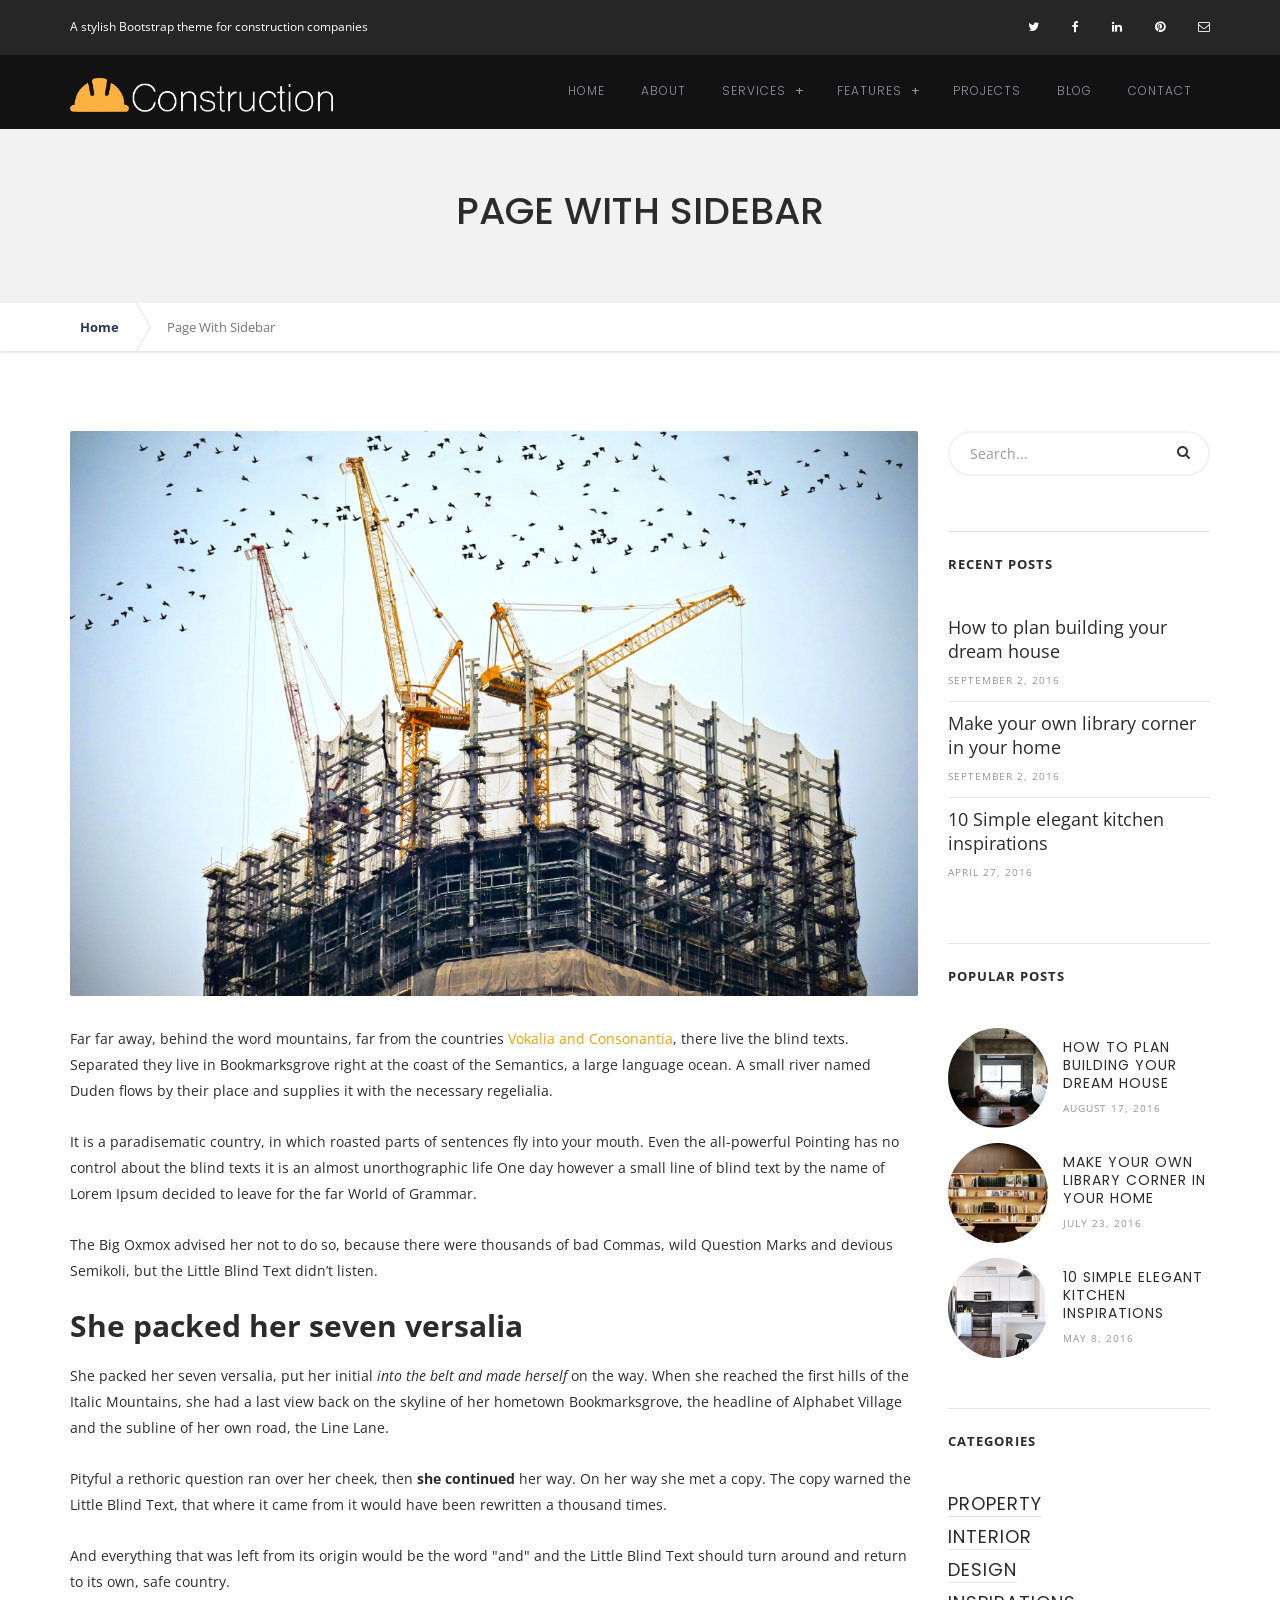
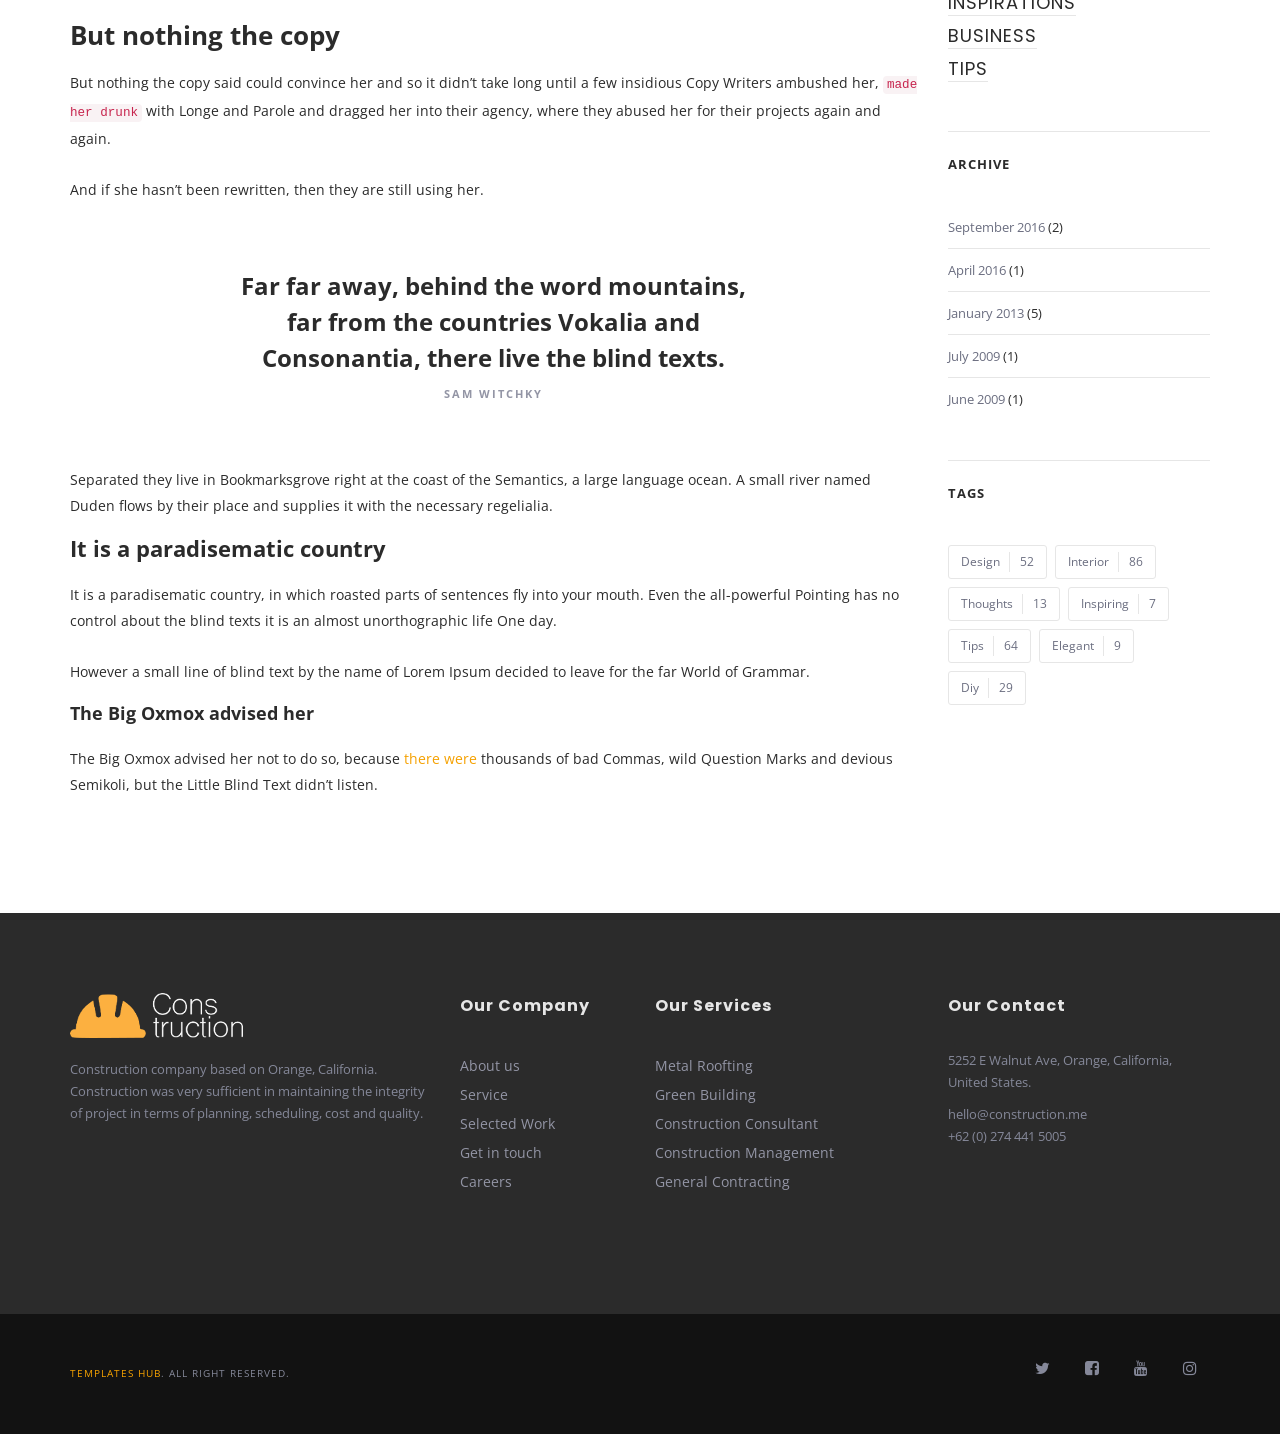
<file: page-sidebar.html>
<!DOCTYPE html>
<html lang="en">
  
<head>
    <meta charset="utf-8">
    <meta http-equiv="X-UA-Compatible" content="IE=edge">
    <meta name="viewport" content="width=device-width, initial-scale=1">
    <meta name="description" content="construction is awesome bootstrap responsive construction business theme">
    <meta name="keywords" content="construction, business, construction business, responsive, parallax, business theme">
    <meta name="author" content="templateninja">
    <title>Construction</title>

    <!-- Bootstrap -->
    <link href="assets/bootstrap/css/bootstrap.min.css" rel="stylesheet">
    <link href="https://fonts.googleapis.com/css?family=Open+Sans:400,700|Poppins:300,500" rel="stylesheet">
    <link href="assets/css/font-awesome.min.css" rel="stylesheet">
    <link href="assets/css/Pe-icon-7-stroke.css" rel="stylesheet">
    <link href="assets/css/owl.carousel.css" rel="stylesheet">
    <link href="assets/css/owl.theme.css" rel="stylesheet">
    <link href="assets/css/magnific-popup.css" rel="stylesheet">
    <link rel="stylesheet" type="text/css" href="assets/css/style.min.css">

    <!-- HTML5 Shim and Respond.js IE8 support of HTML5 elements and media queries -->
    <!-- WARNING: Respond.js doesn't work if you view the page via file:// -->
    <!--[if lt IE 9]>
      <script src="assets/plugins/html5shiv.min.js"></script>
      <script src="assets/plugins/respond.min.js"></script>
    <![endif]-->
  </head>
  <body id="home">

    <!-- begin:header -->
    <div class="header header-page">
      <!-- begin:topbar -->
      <div id="topbar" class="topbar topbar-page">
        <div class="container">
          <div class="row">
            <div class="col-sm-8">
              <div class="nav-utility">
                <span class="nav-item">A stylish Bootstrap theme for construction companies</span>
              </div><!-- .nav-utility -->
            </div><!-- .col-sm-8 -->
            <div class="col-sm-4 hidden-xs">
              <div class="nav-utility nav-right">
                <a href="#" class="nav-item"><i class="fa fa-twitter"></i></a>
                <a href="#" class="nav-item"><i class="fa fa-facebook"></i></a>
                <a href="#" class="nav-item"><i class="fa fa-linkedin"></i></a>
                <a href="#" class="nav-item"><i class="fa fa-pinterest"></i></a>
                <a href="#" class="nav-item"><i class="fa fa-envelope-o"></i></a>
              </div><!-- .nav-utility -->
            </div><!-- .col-sm-4 -->
          </div><!-- .row -->
        </div><!-- .container -->
      </div><!-- .topbar -->
      <!-- end:topbar -->

      <!-- begin:site-navigation -->
      <div class="site-header-affix-wrapper">
        <header id="masthead" class="site-header header-dark" role="banner">
          <div class="container">
            <div class="row">
              <div class="col-sm-3">
                <div class="site-branding">
                  <h1 class="site-title title-image"><a href="index-2.html" rel="home"><img src="assets/img/img-logo.png" alt="construction business" class="img-responsive"></a></h1>
                </div><!-- .site-branding -->
              </div><!-- .col-sm-3 -->

              <div class="col-sm-9">
                <nav id="site-navigation" class="main-navigation" role="navigation">
                  <button class="menu-toggle" type="button" aria-controls="primary-menu" aria-expanded="false"><span class="pe-7s-menu"></span><span class="sr-only">Primary Menu</span></button>

                  <div class="menu-testing-menu-container">
                    <ul id="primary-menu" class="menu nav-menu" aria-expanded="false">
                      <li class="menu-item"><a href="index-2.html">Home</a></li>
                      <li class="menu-item"><a href="about.html">About</a></li>
                      <li class="menu-item menu-item-has-children" aria-haspopup="true"><a href="#">Services</a>
                        <ul class="sub-menu">
                          <li class="menu-item"><a href="service.html">All Services</a></li>
                          <li class="menu-item"><a href="service-item.html">Construction Consultant</a></li>
                          <li class="menu-item"><a href="service-item.html">General Contracting</a></li>
                          <li class="menu-item"><a href="service-item.html">House Renovation</a></li>
                          <li class="menu-item"><a href="service-item.html">Construction Management</a></li>
                          <li class="menu-item"><a href="service-item.html">Design and Build</a></li>
                        </ul>
                      </li>
                      <li class="menu-item menu-item-has-children" aria-haspopup="true"><a href="#">Features</a>
                        <ul class="sub-menu">
                          <li class="menu-item"><a href="single.html">Single Post</a></li>
                          <li class="menu-item"><a href="single-fullwidth.html">Single Post Full Width</a></li>
                          <li class="menu-item"><a href="page-fullwidth.html">Page Full Width</a></li>
                          <li class="menu-item current-menu-item"><a href="page-sidebar.html">Page With Sidebar</a></li>
                          <li class="menu-item menu-item-has-children" aria-haspopup="true"><a href="#">Shortcodes</a>
                            <ul class="sub-menu">
                              <li class="menu-item"><a href="alert.html">Alert</a></li>
                              <li class="menu-item"><a href="progress.html">Progress Bar</a></li>
                              <li class="menu-item"><a href="social.html">Social Icon</a></li>
                              <li class="menu-item"><a href="button.html">Button &amp; Label</a></li>
                              <li class="menu-item"><a href="accordion.html">Accordion</a></li>
                              <li class="menu-item"><a href="tab.html">Tabs</a></li>
                              <li class="menu-item"><a href="pricing.html">Pricing</a></li>
                            </ul>
                          </li>
                          <li class="menu-item"><a href="typography.html">Typography</a></li>
                          <li class="menu-item"><a href="404.html">Not Found</a></li>
                          <li class="menu-item"><a href="comingsoon.html">Comingsoon</a></li>
                        </ul>
                      </li>
                      <li class="menu-item"><a href="project.html">Projects</a></li>
                      <li class="menu-item"><a href="blog.html">Blog</a></li>
                      <li class="menu-item"><a href="contact.html">Contact</a></li>
                    </ul>
                  </div>
                </nav><!-- #site-navigation -->
              </div><!-- .col-sm-9 -->
            </div><!-- .row -->
          </div><!-- .container -->
        </header><!-- #masthead -->
      </div><!-- .site-header-affix-wrapper -->
      <!-- end:site-navigation -->
    </div><!-- #header -->
    <!-- end:header -->

    <!-- begin:main-title -->
    <div class="main-title block-section padd-40-top padd-60-btm bg-grey">
      <div class="container">
        <div class="row">
          <div class="col-md-8 col-md-offset-2">
            <h1 class="main-title-primary">Page With Sidebar</h1>
          </div><!-- .col-## -->
        </div><!-- .row -->
      </div><!-- .container -->
    </div><!-- .main-title -->
    <!-- end:main-title -->

    <!-- begin:breadcrumb -->
    <div class="breadcrumbs">
      <div class="container">
        <div class="row">
          <div class="col-md-12">
            <ol class="breadcrumb">
              <li><a href="#">Home</a></li>
              <li class="active">Page With Sidebar</li>
            </ol>
          </div><!-- .col-md-12 -->
        </div><!-- .row -->
      </div><!-- .container -->
    </div><!-- .site-breadcrumb -->
    <!-- end:breadcrumb -->

    <!-- begin:site-main -->
    <div class="site-main">
      <!-- begin:content-section -->
      <div class="content-section">
        <div class="container">
          <div class="row">
            <div class="col-md-9">
              <div class="entry-content">
                <article class="blog-entry">
                  <a href="#" class="blog-entry-thumbnail">
                    <img src="assets/img/img-content-03.jpg" alt="page with sidebar" class="img-responsive">
                  </a>
                  <div class="blog-entry-content">
                    <p>Far far away, behind the word mountains, far from the countries <a href="#" class="text-link">Vokalia and Consonantia</a>,
                      there live the blind texts. Separated they live in Bookmarksgrove right at the coast of the Semantics, a large language ocean.
                      A small river named Duden flows by their place and supplies it with the necessary regelialia.</p>
                    <p>It is a paradisematic country, in which roasted parts of sentences fly into your mouth. Even the all-powerful Pointing has no
                      control about the blind texts it is an almost unorthographic life One day however a small line of blind text by the name of Lorem
                      Ipsum decided to leave for the far World of Grammar.</p>
                    <p>The Big Oxmox advised her not to do so, because there were thousands of bad Commas, wild Question Marks and devious Semikoli,
                      but the Little Blind Text didn’t listen.</p>
                    <h2>She packed her seven versalia</h2>
                    <p>She packed her seven versalia, put her initial <em>into the belt and made herself</em> on the way. When she reached the first
                      hills of the Italic Mountains, she had a last view back on the skyline of her hometown Bookmarksgrove, the headline of Alphabet
                      Village and the subline of her own road, the Line Lane.</p>
                    <p>Pityful a rethoric question ran over her cheek, then <strong>she continued</strong> her way. On her way she met a copy. The
                      copy warned the Little Blind Text, that where it came from it would have been rewritten a thousand times.</p>
                    <p>And everything that was left from its origin would be the word "and" and the Little Blind Text should turn
                      around and return to its own, safe country.</p>
                    <h3>But nothing the copy</h3>
                    <p>But nothing the copy said could convince her and so it didn’t take long until a few insidious Copy Writers ambushed her,
                      <code>made her drunk</code> with Longe and Parole and dragged her into their agency, where they abused her for their projects again and again.</p>
                    <p>And if she hasn’t been rewritten, then they are still using her.</p>
                    <blockquote>
                      <p>Far far away, behind the word mountains, far from the countries Vokalia and Consonantia, there live the blind texts.<cite>Sam witchky</cite></p>
                    </blockquote>
                    <p>Separated they live in Bookmarksgrove right at the coast of the Semantics, a large language ocean. A small river named Duden flows by
                      their place and supplies it with the necessary regelialia.</p>
                    <h4>It is a paradisematic country</h4>
                    <p>It is a paradisematic country, in which roasted parts of sentences fly into your mouth. Even the all-powerful Pointing
                      has no control about the blind texts it is an almost unorthographic life One day.</p>
                    <p>However a small line of blind text by the name of Lorem Ipsum decided to leave for the far World of Grammar.</p>
                    <h5>The Big Oxmox advised her</h5>
                    <p>The Big Oxmox advised her not to do so, because <a href="#" class="text-link">there were</a> thousands of bad Commas,
                      wild Question Marks and devious Semikoli, but the Little Blind Text didn’t listen.</p>
                  </div><!-- .blog-entry-content -->
                </article><!-- .blog-entry -->

              </div><!-- .entry-content -->
            </div><!-- .col-## -->

            <div class="col-md-3">
              <div class="sidebar site-sidebar">
                <section id="search" class="widget widget_search">
                  <form class="search-form">
                    <div class="form-group">
                      <label for="search" class="sr-only">Search</label>
                      <input type="text" class="form-control search-field" placeholder="Search...">
                    </div><!-- .form-group -->
                    <button type="submit" class="btn btn-default search-submit"><i class="fa fa-search"></i></button>
                  </form>
                </section><!-- .widget_search -->

                <section id="recent-posts" class="widget widget_recent_entries">
                  <h2 class="widget-title">Recent Posts</h2>
                  <ul>
          					<li>
          				    <a href="#">How to plan building your dream house</a>
          						<span class="post-date">September 2, 2016</span>
          					</li>
        					  <li>
        				      <a href="#">Make your own library corner in your home</a>
        							<span class="post-date">September 2, 2016</span>
        						</li>
        					  <li>
        				      <a href="#">10 Simple elegant kitchen inspirations</a>
        							<span class="post-date">April 27, 2016</span>
        						</li>
            			</ul>
            		</section><!-- widget_recent_entries -->

                <section class="widget widget_popular_entries">
                  <h2 class="widget-title"><span>Popular Posts</span></h2>
                  <ul>
                    <li>
                      <a href="single.html" class="popular-entry-thumbnail">
                        <img src="assets/img/img-blog-01.jpg" alt="How to plan building your dream house">
                      </a>
                      <span class="popular-entry-title">
                        <a href="single.html" rel="bookmark" class="popular-entry-title-link">How to plan building your dream house</a>
                        <span class="popular-entry-date">August 17, 2016</span>
                      </span>
                    </li>
                    <li>
                      <a href="single.html" class="popular-entry-thumbnail">
                        <img src="assets/img/img-blog-02.jpg" alt="Make your own library corner in your home">
                      </a>
                      <span class="popular-entry-title">
                        <a href="single.html" rel="bookmark" class="popular-entry-title-link">Make your own library corner in your home</a>
                        <span class="popular-entry-date">July 23, 2016</span>
                      </span>
                    </li>
                    <li>
                      <a href="single.html" class="popular-entry-thumbnail">
                        <img src="assets/img/img-blog-03.jpg" alt="10 Simple elegant kitchen inspirations">
                      </a>
                      <span class="popular-entry-title">
                        <a href="single.html" rel="bookmark" class="popular-entry-title-link">10 Simple elegant kitchen inspirations</a>
                        <span class="popular-entry-date">May 8, 2016</span>
                      </span>
                    </li>
                  </ul>
                </section><!-- .widget_popular_entries -->

                <section class="widget widget_categories">
                  <h2 class="widget-title"><span>Categories</span></h2>
                  <ul>
                    <li><a href="archive.html">Property</a></li>
                    <li><a href="archive.html">Interior</a></li>
                    <li><a href="archive.html">Design</a></li>
                    <li><a href="archive.html">Inspirations</a></li>
                    <li><a href="archive.html">Business</a></li>
                    <li><a href="archive.html">Tips</a></li>
                  </ul>
                </section><!-- .widget_categories -->

                <section id="archive" class="widget widget_archive">
                  <h2 class="widget-title">Archive</h2>
                  <ul>
                    <li><a href="archive.html">September 2016</a>&nbsp;(2)</li>
                    <li><a href="archive.html">April 2016</a>&nbsp;(1)</li>
                    <li><a href="archive.html">January 2013</a>&nbsp;(5)</li>
                    <li><a href="archive.html">July 2009</a>&nbsp;(1)</li>
                    <li><a href="archive.html">June 2009</a>&nbsp;(1)</li>
                  </ul>
                </section><!-- .widget_archive -->

                <section class="widget widget_tag_cloud">
                  <h2 class="widget-title"><span>Tags</span></h2>
                  <div class="tagcloud">
                    <a href="#">design <span>52</span></a> <a href="#">interior <span>86</span></a>
                    <a href="#">thoughts <span>13</span></a> <a href="#">inspiring <span>7</span></a>
                    <a href="#">tips <span>64</span></a> <a href="#">elegant <span>9</span></a> <a href="#">diy <span>29</span></a>
                  </div>
                </section><!-- .widget_tag_cloud -->

              </div><!-- .sidebar -->
            </div><!-- .col-## -->
          </div><!-- .row -->
        </div><!-- .container -->
      </div><!-- .content-section -->
      <!-- end:content-section -->
    </div><!-- .site-main -->
    <!-- end:site-main -->

  	<!-- begin:footer -->
    <footer id="colophon" class="site-footer bg-black" role="contentinfo">
      <div class="container">
        <div class="row">
          <div class="col-md-4 col-sm-6">
            <section class="widget">
              <img src="assets/img/img-logo-footer.png" alt="bootstrap theme for construction companies" class="img-responsive marg-20-btm marg-20-top">
              <p>Construction company based on Orange, California. Construction was very sufficient in maintaining the integrity of project in terms of planning, scheduling, cost and quality.</p>
            </section><!-- .widget -->
          </div><!-- .col-## -->

          <div class="col-md-2 col-sm-6">
            <section class="widget">
              <h3 class="widget-title">Our Company</h3>
              <ul>
                <li><a href="#">About us</a></li>
                <li><a href="#">Service</a></li>
                <li><a href="#">Selected Work</a></li>
                <li><a href="#">Get in touch</a></li>
                <li><a href="#">Careers</a></li>
              </ul>
            </section><!-- .widget -->
          </div><!-- .col-## -->

          <div class="col-md-3 col-sm-6">
            <section class="widget">
              <h3 class="widget-title">Our Services</h3>
              <ul>
                <li><a href="#">Metal Roofting</a></li>
                <li><a href="#">Green Building</a></li>
                <li><a href="#">Construction Consultant</a></li>
                <li><a href="#">Construction Management</a></li>
                <li><a href="#">General Contracting</a></li>
              </ul>
            </section><!-- .widget -->
          </div><!-- .col-## -->

          <div class="col-md-3 col-sm-6">
            <section class="widget">
              <h3 class="widget-title">Our Contact</h3>
              <p>5252 E Walnut Ave, Orange, California, United States.</p>
              <p>hello@construction.me<br>+62 (0) 274 441 5005</p>
            </section>
          </div><!-- .col-## -->
        </div><!-- .row -->
      </div><!-- .container -->
    </footer><!-- #colophon -->
    <!-- end:footer -->

    <!-- begin:copyright -->
    <section id="copyright" class="copyright bg-black">
      <div class="container">
        <div class="row">
          <div class="col-sm-6 copy-left">
             <p><a target="_blank" href="https://www.templateshub.net">Templates Hub</a>. All Right Reserved.</p>
          </div><!-- .col-sm-6 -->

          <div class="col-sm-6 copy-right">
            <ul class="social-icon">
              <li><a href="#" target="_blank" class="icon-twitter"><i class="fa fa-twitter"></i></a></li>
              <li><a href="#" target="_blank" class="icon-facebook"><i class="fa fa-facebook-square"></i></a></li>
              <li><a href="#" target="_blank" class="icon-youtube"><i class="fa fa-youtube"></i></a></li>
              <li><a href="#" target="_blank" class="icon-instagram"><i class="fa fa-instagram"></i></a></li>
            </ul>
          </div><!-- .col-sm-6 -->
        </div><!-- .row -->
      </div><!-- .container -->
    </section><!-- #copyright -->
    <!-- begin:copyright -->


    <!-- jQuery (necessary for Bootstrap's JavaScript plugins) -->
    <script src="assets/plugins/jquery.min.js"></script>
    <!-- Include all compiled plugins (below), or include individual files as needed -->
    <script src="assets/bootstrap/js/bootstrap.min.js"></script>
    <script src="assets/plugins/parallax.min.js"></script>
    <script src="assets/js/navigation.js"></script>
    <script src="assets/plugins/jquery.easing.js"></script>
    <script src="assets/plugins/jquery.magnific-popup.min.js"></script>
    <script src="assets/plugins/imagesloaded.pkgd.min.js"></script>
    <script src="assets/plugins/isotope.pkgd.min.js"></script>
    <script src="assets/plugins/owl.carousel.min.js"></script>
    <script src="assets/js/script.min.js"></script>
  </body>

</html>
</file>
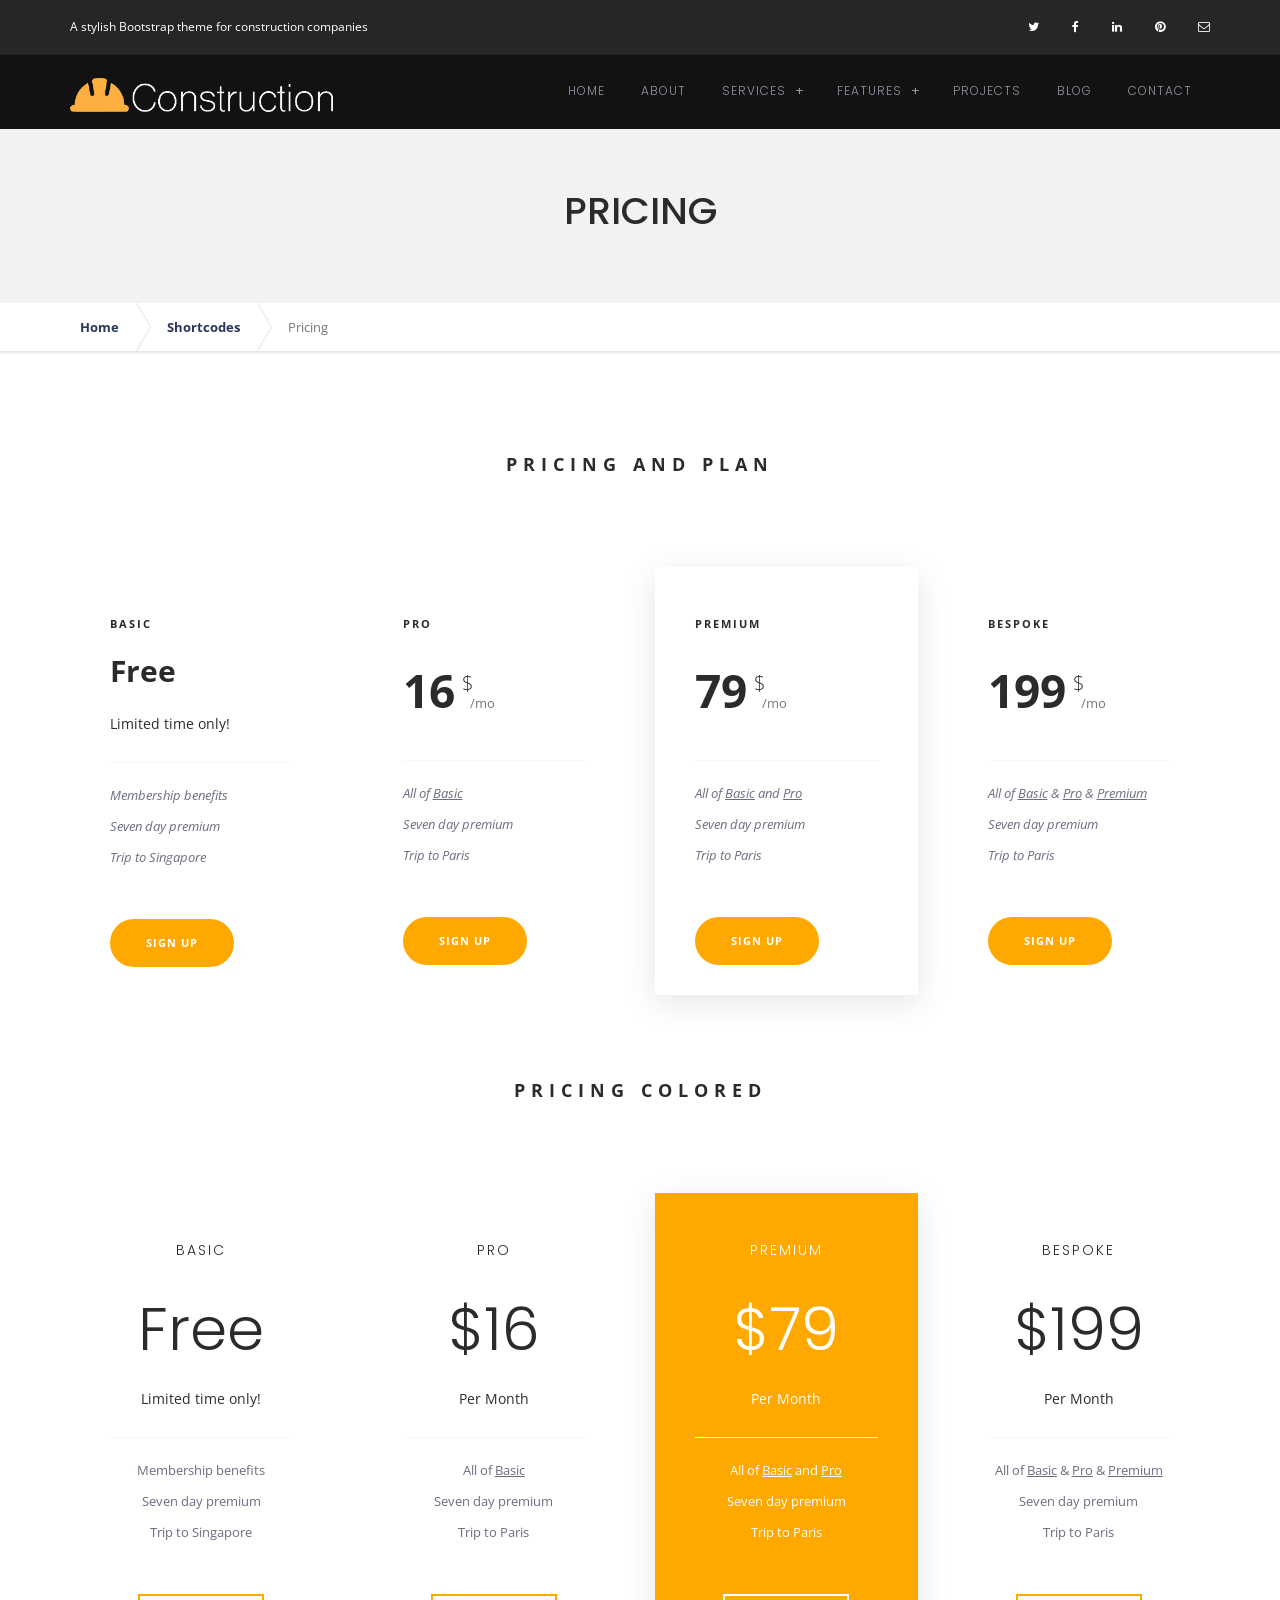
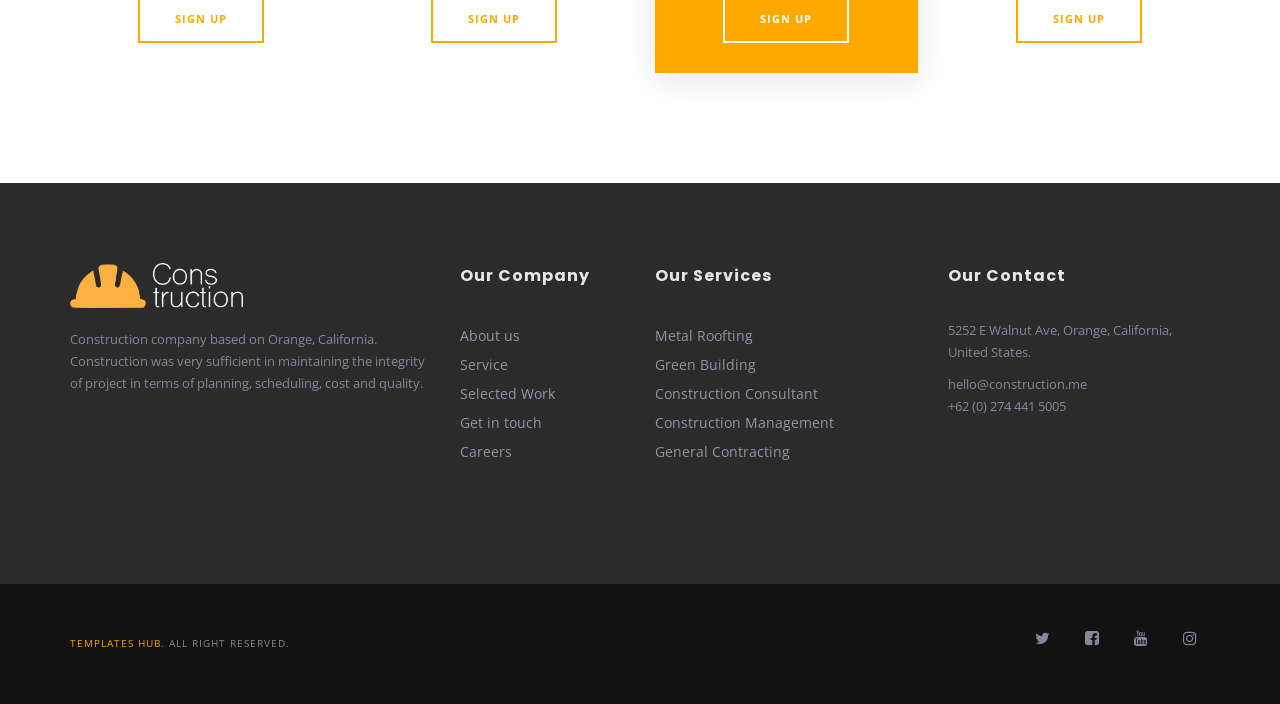
<file: pricing.html>
<!DOCTYPE html>
<html lang="en">
  
<head>
    <meta charset="utf-8">
    <meta http-equiv="X-UA-Compatible" content="IE=edge">
    <meta name="viewport" content="width=device-width, initial-scale=1">
    <meta name="description" content="construction is awesome bootstrap responsive construction business theme">
    <meta name="keywords" content="construction, business, construction business, responsive, parallax, business theme">
    <meta name="author" content="templateninja">
    <title>Construction</title>

    <!-- Bootstrap -->
    <link href="assets/bootstrap/css/bootstrap.min.css" rel="stylesheet">
    <link href="https://fonts.googleapis.com/css?family=Open+Sans:400,700|Poppins:300,500" rel="stylesheet">
    <link href="assets/css/font-awesome.min.css" rel="stylesheet">
    <link href="assets/css/Pe-icon-7-stroke.css" rel="stylesheet">
    <link href="assets/css/owl.carousel.css" rel="stylesheet">
    <link href="assets/css/owl.theme.css" rel="stylesheet">
    <link href="assets/css/magnific-popup.css" rel="stylesheet">
    <link rel="stylesheet" type="text/css" href="assets/css/style.min.css">

    <!-- HTML5 Shim and Respond.js IE8 support of HTML5 elements and media queries -->
    <!-- WARNING: Respond.js doesn't work if you view the page via file:// -->
    <!--[if lt IE 9]>
      <script src="assets/plugins/html5shiv.min.js"></script>
      <script src="assets/plugins/respond.min.js"></script>
    <![endif]-->
  </head>
  <body id="home">

    <!-- begin:header -->
    <div class="header header-page">
      <!-- begin:topbar -->
      <div id="topbar" class="topbar topbar-page">
        <div class="container">
          <div class="row">
            <div class="col-sm-8">
              <div class="nav-utility">
                <span class="nav-item">A stylish Bootstrap theme for construction companies</span>
              </div><!-- .nav-utility -->
            </div><!-- .col-sm-8 -->
            <div class="col-sm-4 hidden-xs">
              <div class="nav-utility nav-right">
                <a href="#" class="nav-item"><i class="fa fa-twitter"></i></a>
                <a href="#" class="nav-item"><i class="fa fa-facebook"></i></a>
                <a href="#" class="nav-item"><i class="fa fa-linkedin"></i></a>
                <a href="#" class="nav-item"><i class="fa fa-pinterest"></i></a>
                <a href="#" class="nav-item"><i class="fa fa-envelope-o"></i></a>
              </div><!-- .nav-utility -->
            </div><!-- .col-sm-4 -->
          </div><!-- .row -->
        </div><!-- .container -->
      </div><!-- .topbar -->
      <!-- end:topbar -->

      <!-- begin:site-navigation -->
      <div class="site-header-affix-wrapper">
        <header id="masthead" class="site-header header-dark" role="banner">
          <div class="container">
            <div class="row">
              <div class="col-sm-3">
                <div class="site-branding">
                  <h1 class="site-title title-image"><a href="index-2.html" rel="home"><img src="assets/img/img-logo.png" alt="construction business" class="img-responsive"></a></h1>
                </div><!-- .site-branding -->
              </div><!-- .col-sm-3 -->

              <div class="col-sm-9">
                <nav id="site-navigation" class="main-navigation" role="navigation">
                  <button class="menu-toggle" type="button" aria-controls="primary-menu" aria-expanded="false"><span class="pe-7s-menu"></span><span class="sr-only">Primary Menu</span></button>

                  <div class="menu-testing-menu-container">
                    <ul id="primary-menu" class="menu nav-menu" aria-expanded="false">
                      <li class="menu-item"><a href="index-2.html">Home</a></li>
                      <li class="menu-item"><a href="about.html">About</a></li>
                      <li class="menu-item menu-item-has-children" aria-haspopup="true"><a href="#">Services</a>
                        <ul class="sub-menu">
                          <li class="menu-item"><a href="service.html">All Services</a></li>
                          <li class="menu-item"><a href="service-item.html">Construction Consultant</a></li>
                          <li class="menu-item"><a href="service-item.html">General Contracting</a></li>
                          <li class="menu-item"><a href="service-item.html">House Renovation</a></li>
                          <li class="menu-item"><a href="service-item.html">Construction Management</a></li>
                          <li class="menu-item"><a href="service-item.html">Design and Build</a></li>
                        </ul>
                      </li>
                      <li class="menu-item menu-item-has-children" aria-haspopup="true"><a href="#">Features</a>
                        <ul class="sub-menu">
                          <li class="menu-item"><a href="single.html">Single Post</a></li>
                          <li class="menu-item"><a href="single-fullwidth.html">Single Post Full Width</a></li>
                          <li class="menu-item"><a href="page-fullwidth.html">Page Full Width</a></li>
                          <li class="menu-item"><a href="page-sidebar.html">Page With Sidebar</a></li>
                          <li class="menu-item menu-item-has-children" aria-haspopup="true"><a href="#">Shortcodes</a>
                            <ul class="sub-menu">
                              <li class="menu-item"><a href="alert.html">Alert</a></li>
                              <li class="menu-item"><a href="progress.html">Progress Bar</a></li>
                              <li class="menu-item"><a href="social.html">Social Icon</a></li>
                              <li class="menu-item"><a href="button.html">Button &amp; Label</a></li>
                              <li class="menu-item"><a href="accordion.html">Accordion</a></li>
                              <li class="menu-item"><a href="tab.html">Tabs</a></li>
                              <li class="menu-item current-menu-item"><a href="pricing.html">Pricing</a></li>
                            </ul>
                          </li>
                          <li class="menu-item"><a href="typography.html">Typography</a></li>
                          <li class="menu-item"><a href="404.html">Not Found</a></li>
                          <li class="menu-item"><a href="comingsoon.html">Comingsoon</a></li>
                        </ul>
                      </li>
                      <li class="menu-item"><a href="project.html">Projects</a></li>
                      <li class="menu-item"><a href="blog.html">Blog</a></li>
                      <li class="menu-item"><a href="contact.html">Contact</a></li>
                    </ul>
                  </div>
                </nav><!-- #site-navigation -->
              </div><!-- .col-sm-9 -->
            </div><!-- .row -->
          </div><!-- .container -->
        </header><!-- #masthead -->
      </div><!-- .site-header-affix-wrapper -->
      <!-- end:site-navigation -->
    </div><!-- #header -->
    <!-- end:header -->

    <!-- begin:main-title -->
    <div class="main-title block-section padd-40-top padd-60-btm bg-grey">
      <div class="container">
        <div class="row">
          <div class="col-md-8 col-md-offset-2">
            <h1 class="main-title-primary">Pricing</h1>
          </div><!-- .col-## -->
        </div><!-- .row -->
      </div><!-- .container -->
    </div><!-- .main-title -->
    <!-- end:main-title -->

    <!-- begin:breadcrumb -->
    <div class="breadcrumbs">
      <div class="container">
        <div class="row">
          <div class="col-md-12">
            <ol class="breadcrumb">
              <li><a href="#">Home</a></li>
              <li><a href="#">Shortcodes</a></li>
              <li class="active">Pricing</li>
            </ol>
          </div><!-- .col-md-12 -->
        </div><!-- .row -->
      </div><!-- .container -->
    </div><!-- .site-breadcrumb -->
    <!-- end:breadcrumb -->

    <!-- begin:site-main -->
    <div class="site-main">
      <!-- begin:content-section -->
      <div class="content-section">
        <div class="container">
          <div class="row">
            <div class="col-md-12">
              <div class="entry-content">
                <article class="blog-entry">
                  <div class="blog-entry-content">
                    <div class="section-title">
                      <h3>Pricing and Plan</h3>
                    </div>
                    <div class="row">
                      <div class="col-md-3 col-sm-6">
                        <div class="pricing-item">
                          <h5>Basic</h5>
                          <h2>Free</h2>
                          <p>Limited time only!</p>
                          <hr>
                          <ul class="list-unstyled">
                            <li>Membership benefits</li>
                            <li>Seven day premium</li>
                            <li>Trip to Singapore</li>
                          </ul>
                          <a class="btn btn-theme" href="#">Sign Up</a>
                        </div><!-- .pricing-item -->
                      </div><!-- .col-## -->
                      <div class="col-md-3 col-sm-6">
                        <div class="pricing-item">
                          <h5>Pro</h5>
                          <h2 class="bigger">16 <span>$</span><small>/mo</small></h2>
                          <hr>
                          <ul class="list-unstyled">
                            <li>All of <u>Basic</u></li>
                            <li>Seven day premium</li>
                            <li>Trip to Paris</li>
                          </ul>
                          <a class="btn btn-theme" href="#">Sign Up</a>
                        </div><!-- .pricing-item -->
                      </div><!-- .col-## -->
                      <div class="col-md-3 col-sm-6">
                        <div class="pricing-item highlight">
                          <h5>Premium</h5>
                          <h2 class="bigger">79 <span>$</span><small>/mo</small></h2>
                          <hr>
                          <ul class="list-unstyled">
                            <li>All of <u>Basic</u> and <u>Pro</u></li>
                            <li>Seven day premium</li>
                            <li>Trip to Paris</li>
                          </ul>
                          <a class="btn btn-theme" href="#">Sign Up</a>
                        </div><!-- .pricing-item -->
                      </div><!-- .col-## -->
                      <div class="col-md-3 col-sm-6">
                        <div class="pricing-item">
                          <h5>Bespoke</h5>
                          <h2 class="bigger">199 <span>$</span><small>/mo</small></h2>
                          <hr>
                          <ul class="list-unstyled">
                            <li>All of <u>Basic</u> &amp; <u>Pro</u> &amp; <u>Premium</u></li>
                            <li>Seven day premium</li>
                            <li>Trip to Paris</li>
                          </ul>
                          <a class="btn btn-theme" href="#">Sign Up</a>
                        </div><!-- .pricing-item -->
                      </div><!-- .col-## -->
                    </div><!-- .row -->
                    <div class="row">
                      <div class="col-md-12 marg-60-top">
                        <div class="section-title">
                          <h3>Pricing Colored</h3>
                        </div><!-- .section-title -->
                      </div><!-- .col-md-12 -->
                    </div><!-- .row -->
                    <div class="row">
                      <div class="col-md-3 col-sm-6">
                        <div class="pricing-item pricing-item-alt text-center">
                          <h5>Basic</h5>
                          <h2>Free</h2>
                          <p>Limited time only!</p>
                          <hr>
                          <ul class="list-unstyled">
                            <li>Membership benefits</li>
                            <li>Seven day premium</li>
                            <li>Trip to Singapore</li>
                          </ul>
                          <a class="btn btn-theme btn-square" href="#">Sign Up</a>
                        </div><!-- .pricing-item -->
                      </div><!-- .col-## -->
                      <div class="col-md-3 col-sm-6">
                        <div class="pricing-item pricing-item-alt text-center">
                          <h5>Pro</h5>
                          <h2>$16</h2>
                          <p>Per Month</p>
                          <hr>
                          <ul class="list-unstyled">
                            <li>All of <u>Basic</u></li>
                            <li>Seven day premium</li>
                            <li>Trip to Paris</li>
                          </ul>
                          <a class="btn btn-theme btn-square" href="#">Sign Up</a>
                        </div><!-- .pricing-item -->
                      </div><!-- .col-## -->
                      <div class="col-md-3 col-sm-6">
                        <div class="pricing-item pricing-item-alt text-center highlight">
                          <h5>Premium</h5>
                          <h2>$79</h2>
                          <p>Per Month</p>
                          <hr>
                          <ul class="list-unstyled">
                            <li>All of <u>Basic</u> and <u>Pro</u></li>
                            <li>Seven day premium</li>
                            <li>Trip to Paris</li>
                          </ul>
                          <a class="btn btn-theme btn-square" href="#">Sign Up</a>
                        </div><!-- .pricing-item -->
                      </div><!-- .col-## -->
                      <div class="col-md-3 col-sm-6">
                        <div class="pricing-item pricing-item-alt text-center">
                          <h5>Bespoke</h5>
                          <h2>$199</h2>
                          <p>Per Month</p>
                          <hr>
                          <ul class="list-unstyled">
                            <li>All of <u>Basic</u> &amp; <u>Pro</u> &amp; <u>Premium</u></li>
                            <li>Seven day premium</li>
                            <li>Trip to Paris</li>
                          </ul>
                          <a class="btn btn-theme btn-square" href="#">Sign Up</a>
                        </div><!-- .pricing-item -->
                      </div><!-- .col-## -->
                    </div><!-- .row -->
                  </div><!-- .blog-entry-content -->
                </article><!-- .blog-entry -->
              </div><!-- .entry-content -->
            </div><!-- .col-## -->
          </div><!-- .row -->
        </div><!-- .container -->
      </div><!-- .content-section -->
      <!-- end:content-section -->
    </div><!-- .site-main -->
    <!-- end:site-main -->

  	<!-- begin:footer -->
    <footer id="colophon" class="site-footer bg-black" role="contentinfo">
      <div class="container">
        <div class="row">
          <div class="col-md-4 col-sm-6">
            <section class="widget">
              <img src="assets/img/img-logo-footer.png" alt="bootstrap theme for construction companies" class="img-responsive marg-20-btm marg-20-top">
              <p>Construction company based on Orange, California. Construction was very sufficient in maintaining the integrity of project in terms of planning, scheduling, cost and quality.</p>
            </section><!-- .widget -->
          </div><!-- .col-## -->

          <div class="col-md-2 col-sm-6">
            <section class="widget">
              <h3 class="widget-title">Our Company</h3>
              <ul>
                <li><a href="#">About us</a></li>
                <li><a href="#">Service</a></li>
                <li><a href="#">Selected Work</a></li>
                <li><a href="#">Get in touch</a></li>
                <li><a href="#">Careers</a></li>
              </ul>
            </section><!-- .widget -->
          </div><!-- .col-## -->

          <div class="col-md-3 col-sm-6">
            <section class="widget">
              <h3 class="widget-title">Our Services</h3>
              <ul>
                <li><a href="#">Metal Roofting</a></li>
                <li><a href="#">Green Building</a></li>
                <li><a href="#">Construction Consultant</a></li>
                <li><a href="#">Construction Management</a></li>
                <li><a href="#">General Contracting</a></li>
              </ul>
            </section><!-- .widget -->
          </div><!-- .col-## -->

          <div class="col-md-3 col-sm-6">
            <section class="widget">
              <h3 class="widget-title">Our Contact</h3>
              <p>5252 E Walnut Ave, Orange, California, United States.</p>
              <p>hello@construction.me<br>+62 (0) 274 441 5005</p>
            </section>
          </div><!-- .col-## -->
        </div><!-- .row -->
      </div><!-- .container -->
    </footer><!-- #colophon -->
    <!-- end:footer -->

    <!-- begin:copyright -->
    <section id="copyright" class="copyright bg-black">
      <div class="container">
        <div class="row">
          <div class="col-sm-6 copy-left">
             <p><a target="_blank" href="https://www.templateshub.net">Templates Hub</a>. All Right Reserved.</p>
          </div><!-- .col-sm-6 -->

          <div class="col-sm-6 copy-right">
            <ul class="social-icon">
              <li><a href="#" target="_blank" class="icon-twitter"><i class="fa fa-twitter"></i></a></li>
              <li><a href="#" target="_blank" class="icon-facebook"><i class="fa fa-facebook-square"></i></a></li>
              <li><a href="#" target="_blank" class="icon-youtube"><i class="fa fa-youtube"></i></a></li>
              <li><a href="#" target="_blank" class="icon-instagram"><i class="fa fa-instagram"></i></a></li>
            </ul>
          </div><!-- .col-sm-6 -->
        </div><!-- .row -->
      </div><!-- .container -->
    </section><!-- #copyright -->
    <!-- begin:copyright -->


    <!-- jQuery (necessary for Bootstrap's JavaScript plugins) -->
    <script src="assets/plugins/jquery.min.js"></script>
    <!-- Include all compiled plugins (below), or include individual files as needed -->
    <script src="assets/bootstrap/js/bootstrap.min.js"></script>
    <script src="assets/plugins/parallax.min.js"></script>
    <script src="assets/js/navigation.js"></script>
    <script src="assets/plugins/jquery.easing.js"></script>
    <script src="assets/plugins/jquery.magnific-popup.min.js"></script>
    <script src="assets/plugins/imagesloaded.pkgd.min.js"></script>
    <script src="assets/plugins/isotope.pkgd.min.js"></script>
    <script src="assets/plugins/owl.carousel.min.js"></script>
    <script src="assets/js/script.min.js"></script>
  </body>

</html>
</file>
<file: assets/css/Pe-icon-7-stroke.css>
@font-face {
	font-family: 'Pe-icon-7-stroke';
	src:url('../fonts/Pe-icon-7-strokebb1d.eot?d7yf1v');
	src:url('../fonts/Pe-icon-7-stroked41d.eot?#iefixd7yf1v') format('embedded-opentype'),
		url('../fonts/Pe-icon-7-strokebb1d.woff?d7yf1v') format('woff'),
		url('../fonts/Pe-icon-7-strokebb1d.ttf?d7yf1v') format('truetype'),
		url('../fonts/Pe-icon-7-strokebb1d.svg?d7yf1v#Pe-icon-7-stroke') format('svg');
	font-weight: normal;
	font-style: normal;
}

[class^="pe-7s-"], [class*=" pe-7s-"] {
	font-family: 'Pe-icon-7-stroke';
	speak: none;
	font-style: normal;
	font-weight: normal;
	font-variant: normal;
	text-transform: none;
	line-height: 1;

	/* Better Font Rendering =========== */
	-webkit-font-smoothing: antialiased;
	-moz-osx-font-smoothing: grayscale;
}

.pe-7s-album:before {
	content: "\e6aa";
}
.pe-7s-arc:before {
	content: "\e6ab";
}
.pe-7s-back-2:before {
	content: "\e6ac";
}
.pe-7s-bandaid:before {
	content: "\e6ad";
}
.pe-7s-car:before {
	content: "\e6ae";
}
.pe-7s-diamond:before {
	content: "\e6af";
}
.pe-7s-door-lock:before {
	content: "\e6b0";
}
.pe-7s-eyedropper:before {
	content: "\e6b1";
}
.pe-7s-female:before {
	content: "\e6b2";
}
.pe-7s-gym:before {
	content: "\e6b3";
}
.pe-7s-hammer:before {
	content: "\e6b4";
}
.pe-7s-headphones:before {
	content: "\e6b5";
}
.pe-7s-helm:before {
	content: "\e6b6";
}
.pe-7s-hourglass:before {
	content: "\e6b7";
}
.pe-7s-leaf:before {
	content: "\e6b8";
}
.pe-7s-magic-wand:before {
	content: "\e6b9";
}
.pe-7s-male:before {
	content: "\e6ba";
}
.pe-7s-map-2:before {
	content: "\e6bb";
}
.pe-7s-next-2:before {
	content: "\e6bc";
}
.pe-7s-paint-bucket:before {
	content: "\e6bd";
}
.pe-7s-pendrive:before {
	content: "\e6be";
}
.pe-7s-photo:before {
	content: "\e6bf";
}
.pe-7s-piggy:before {
	content: "\e6c0";
}
.pe-7s-plugin:before {
	content: "\e6c1";
}
.pe-7s-refresh-2:before {
	content: "\e6c2";
}
.pe-7s-rocket:before {
	content: "\e6c3";
}
.pe-7s-settings:before {
	content: "\e6c4";
}
.pe-7s-shield:before {
	content: "\e6c5";
}
.pe-7s-smile:before {
	content: "\e6c6";
}
.pe-7s-usb:before {
	content: "\e6c7";
}
.pe-7s-vector:before {
	content: "\e6c8";
}
.pe-7s-wine:before {
	content: "\e6c9";
}
.pe-7s-cloud-upload:before {
	content: "\e68a";
}
.pe-7s-cash:before {
	content: "\e68c";
}
.pe-7s-close:before {
	content: "\e680";
}
.pe-7s-bluetooth:before {
	content: "\e68d";
}
.pe-7s-cloud-download:before {
	content: "\e68b";
}
.pe-7s-way:before {
	content: "\e68e";
}
.pe-7s-close-circle:before {
	content: "\e681";
}
.pe-7s-id:before {
	content: "\e68f";
}
.pe-7s-angle-up:before {
	content: "\e682";
}
.pe-7s-wristwatch:before {
	content: "\e690";
}
.pe-7s-angle-up-circle:before {
	content: "\e683";
}
.pe-7s-world:before {
	content: "\e691";
}
.pe-7s-angle-right:before {
	content: "\e684";
}
.pe-7s-volume:before {
	content: "\e692";
}
.pe-7s-angle-right-circle:before {
	content: "\e685";
}
.pe-7s-users:before {
	content: "\e693";
}
.pe-7s-angle-left:before {
	content: "\e686";
}
.pe-7s-user-female:before {
	content: "\e694";
}
.pe-7s-angle-left-circle:before {
	content: "\e687";
}
.pe-7s-up-arrow:before {
	content: "\e695";
}
.pe-7s-angle-down:before {
	content: "\e688";
}
.pe-7s-switch:before {
	content: "\e696";
}
.pe-7s-angle-down-circle:before {
	content: "\e689";
}
.pe-7s-scissors:before {
	content: "\e697";
}
.pe-7s-wallet:before {
	content: "\e600";
}
.pe-7s-safe:before {
	content: "\e698";
}
.pe-7s-volume2:before {
	content: "\e601";
}
.pe-7s-volume1:before {
	content: "\e602";
}
.pe-7s-voicemail:before {
	content: "\e603";
}
.pe-7s-video:before {
	content: "\e604";
}
.pe-7s-user:before {
	content: "\e605";
}
.pe-7s-upload:before {
	content: "\e606";
}
.pe-7s-unlock:before {
	content: "\e607";
}
.pe-7s-umbrella:before {
	content: "\e608";
}
.pe-7s-trash:before {
	content: "\e609";
}
.pe-7s-tools:before {
	content: "\e60a";
}
.pe-7s-timer:before {
	content: "\e60b";
}
.pe-7s-ticket:before {
	content: "\e60c";
}
.pe-7s-target:before {
	content: "\e60d";
}
.pe-7s-sun:before {
	content: "\e60e";
}
.pe-7s-study:before {
	content: "\e60f";
}
.pe-7s-stopwatch:before {
	content: "\e610";
}
.pe-7s-star:before {
	content: "\e611";
}
.pe-7s-speaker:before {
	content: "\e612";
}
.pe-7s-signal:before {
	content: "\e613";
}
.pe-7s-shuffle:before {
	content: "\e614";
}
.pe-7s-shopbag:before {
	content: "\e615";
}
.pe-7s-share:before {
	content: "\e616";
}
.pe-7s-server:before {
	content: "\e617";
}
.pe-7s-search:before {
	content: "\e618";
}
.pe-7s-film:before {
	content: "\e6a5";
}
.pe-7s-science:before {
	content: "\e619";
}
.pe-7s-disk:before {
	content: "\e6a6";
}
.pe-7s-ribbon:before {
	content: "\e61a";
}
.pe-7s-repeat:before {
	content: "\e61b";
}
.pe-7s-refresh:before {
	content: "\e61c";
}
.pe-7s-add-user:before {
	content: "\e6a9";
}
.pe-7s-refresh-cloud:before {
	content: "\e61d";
}
.pe-7s-paperclip:before {
	content: "\e69c";
}
.pe-7s-radio:before {
	content: "\e61e";
}
.pe-7s-note2:before {
	content: "\e69d";
}
.pe-7s-print:before {
	content: "\e61f";
}
.pe-7s-network:before {
	content: "\e69e";
}
.pe-7s-prev:before {
	content: "\e620";
}
.pe-7s-mute:before {
	content: "\e69f";
}
.pe-7s-power:before {
	content: "\e621";
}
.pe-7s-medal:before {
	content: "\e6a0";
}
.pe-7s-portfolio:before {
	content: "\e622";
}
.pe-7s-like2:before {
	content: "\e6a1";
}
.pe-7s-plus:before {
	content: "\e623";
}
.pe-7s-left-arrow:before {
	content: "\e6a2";
}
.pe-7s-play:before {
	content: "\e624";
}
.pe-7s-key:before {
	content: "\e6a3";
}
.pe-7s-plane:before {
	content: "\e625";
}
.pe-7s-joy:before {
	content: "\e6a4";
}
.pe-7s-photo-gallery:before {
	content: "\e626";
}
.pe-7s-pin:before {
	content: "\e69b";
}
.pe-7s-phone:before {
	content: "\e627";
}
.pe-7s-plug:before {
	content: "\e69a";
}
.pe-7s-pen:before {
	content: "\e628";
}
.pe-7s-right-arrow:before {
	content: "\e699";
}
.pe-7s-paper-plane:before {
	content: "\e629";
}
.pe-7s-delete-user:before {
	content: "\e6a7";
}
.pe-7s-paint:before {
	content: "\e62a";
}
.pe-7s-bottom-arrow:before {
	content: "\e6a8";
}
.pe-7s-notebook:before {
	content: "\e62b";
}
.pe-7s-note:before {
	content: "\e62c";
}
.pe-7s-next:before {
	content: "\e62d";
}
.pe-7s-news-paper:before {
	content: "\e62e";
}
.pe-7s-musiclist:before {
	content: "\e62f";
}
.pe-7s-music:before {
	content: "\e630";
}
.pe-7s-mouse:before {
	content: "\e631";
}
.pe-7s-more:before {
	content: "\e632";
}
.pe-7s-moon:before {
	content: "\e633";
}
.pe-7s-monitor:before {
	content: "\e634";
}
.pe-7s-micro:before {
	content: "\e635";
}
.pe-7s-menu:before {
	content: "\e636";
}
.pe-7s-map:before {
	content: "\e637";
}
.pe-7s-map-marker:before {
	content: "\e638";
}
.pe-7s-mail:before {
	content: "\e639";
}
.pe-7s-mail-open:before {
	content: "\e63a";
}
.pe-7s-mail-open-file:before {
	content: "\e63b";
}
.pe-7s-magnet:before {
	content: "\e63c";
}
.pe-7s-loop:before {
	content: "\e63d";
}
.pe-7s-look:before {
	content: "\e63e";
}
.pe-7s-lock:before {
	content: "\e63f";
}
.pe-7s-lintern:before {
	content: "\e640";
}
.pe-7s-link:before {
	content: "\e641";
}
.pe-7s-like:before {
	content: "\e642";
}
.pe-7s-light:before {
	content: "\e643";
}
.pe-7s-less:before {
	content: "\e644";
}
.pe-7s-keypad:before {
	content: "\e645";
}
.pe-7s-junk:before {
	content: "\e646";
}
.pe-7s-info:before {
	content: "\e647";
}
.pe-7s-home:before {
	content: "\e648";
}
.pe-7s-help2:before {
	content: "\e649";
}
.pe-7s-help1:before {
	content: "\e64a";
}
.pe-7s-graph3:before {
	content: "\e64b";
}
.pe-7s-graph2:before {
	content: "\e64c";
}
.pe-7s-graph1:before {
	content: "\e64d";
}
.pe-7s-graph:before {
	content: "\e64e";
}
.pe-7s-global:before {
	content: "\e64f";
}
.pe-7s-gleam:before {
	content: "\e650";
}
.pe-7s-glasses:before {
	content: "\e651";
}
.pe-7s-gift:before {
	content: "\e652";
}
.pe-7s-folder:before {
	content: "\e653";
}
.pe-7s-flag:before {
	content: "\e654";
}
.pe-7s-filter:before {
	content: "\e655";
}
.pe-7s-file:before {
	content: "\e656";
}
.pe-7s-expand1:before {
	content: "\e657";
}
.pe-7s-exapnd2:before {
	content: "\e658";
}
.pe-7s-edit:before {
	content: "\e659";
}
.pe-7s-drop:before {
	content: "\e65a";
}
.pe-7s-drawer:before {
	content: "\e65b";
}
.pe-7s-download:before {
	content: "\e65c";
}
.pe-7s-display2:before {
	content: "\e65d";
}
.pe-7s-display1:before {
	content: "\e65e";
}
.pe-7s-diskette:before {
	content: "\e65f";
}
.pe-7s-date:before {
	content: "\e660";
}
.pe-7s-cup:before {
	content: "\e661";
}
.pe-7s-culture:before {
	content: "\e662";
}
.pe-7s-crop:before {
	content: "\e663";
}
.pe-7s-credit:before {
	content: "\e664";
}
.pe-7s-copy-file:before {
	content: "\e665";
}
.pe-7s-config:before {
	content: "\e666";
}
.pe-7s-compass:before {
	content: "\e667";
}
.pe-7s-comment:before {
	content: "\e668";
}
.pe-7s-coffee:before {
	content: "\e669";
}
.pe-7s-cloud:before {
	content: "\e66a";
}
.pe-7s-clock:before {
	content: "\e66b";
}
.pe-7s-check:before {
	content: "\e66c";
}
.pe-7s-chat:before {
	content: "\e66d";
}
.pe-7s-cart:before {
	content: "\e66e";
}
.pe-7s-camera:before {
	content: "\e66f";
}
.pe-7s-call:before {
	content: "\e670";
}
.pe-7s-calculator:before {
	content: "\e671";
}
.pe-7s-browser:before {
	content: "\e672";
}
.pe-7s-box2:before {
	content: "\e673";
}
.pe-7s-box1:before {
	content: "\e674";
}
.pe-7s-bookmarks:before {
	content: "\e675";
}
.pe-7s-bicycle:before {
	content: "\e676";
}
.pe-7s-bell:before {
	content: "\e677";
}
.pe-7s-battery:before {
	content: "\e678";
}
.pe-7s-ball:before {
	content: "\e679";
}
.pe-7s-back:before {
	content: "\e67a";
}
.pe-7s-attention:before {
	content: "\e67b";
}
.pe-7s-anchor:before {
	content: "\e67c";
}
.pe-7s-albums:before {
	content: "\e67d";
}
.pe-7s-alarm:before {
	content: "\e67e";
}
.pe-7s-airplay:before {
	content: "\e67f";
}
</file>
<file: assets/css/style.min.css>
body {
    margin: 0;
    padding: 0;
    font-family: 'Open Sans', sans-serif;
    font-size: 13px;
    line-height: 24px;
    color: #2b2b2b;
    background: #fff;
    scrollbar-face-color: #2b2b2b;
    -webkit-font-smoothing: antialiased
}

::-moz-selection {
    color: #fff;
    text-shadow: none;
    background: #ffa800
}

::-webkit-selection {
    color: #fff;
    text-shadow: none;
    background: #ffcb66
}

::selection {
    color: #fff;
    text-shadow: none;
    background: #ffcb66
}

a {
    color: #f5a100;
    text-decoration: none;
    -webkit-transition: all .1s linear;
    -moz-transition: all .1s linear;
    -ms-transition: all .1s linear;
    -o-transition: all .1s linear;
    transition: all .1s linear
}

a:hover {
    color: #b37600;
    text-decoration: none;
    -webkit-transition: all .1s linear;
    -moz-transition: all .1s linear;
    -ms-transition: all .1s linear;
    -o-transition: all .1s linear;
    transition: all .1s linear
}

.pre-scrollable::-webkit-scrollbar, pre::-webkit-scrollbar {
    width: 6px !important
}

.pre-scrollable::-webkit-scrollbar-track, pre::-webkit-scrollbar-track {
    background-color: #e6e6e6
}

.pre-scrollable::-webkit-scrollbar-thumb, pre::-webkit-scrollbar-thumb {
    background-color: #caccd3
}

.pre-scrollable::-webkit-scrollbar-button, pre::-webkit-scrollbar-button {
    display: none
}

.pre-scrollable::-webkit-scrollbar-corner, pre::-webkit-scrollbar-corner {
    background-color: #e6e6e6
}

.clear {
    clear: both
}

.row-no-margin {
    margin-left: 0;
    margin-right: 0
}

.container-no-padding {
    padding-left: 0;
    padding-right: 0
}

.form-bordered {
    height: 45px;
    padding: 10px 20px;
    font-size: 13px;
    font-weight: 400;
    border: 2px solid #ccc;
    -webkit-border-radius: 0;
    -moz-border-radius: 0;
    -ms-border-radius: 0;
    -o-border-radius: 0;
    border-radius: 0;
    -webkit-box-shadow: none;
    -moz-box-shadow: none;
    -ms-box-shadow: none;
    -o-box-shadow: none;
    box-shadow: none;
    color: #5f6272;
    -webkit-transition: all .1s linear;
    -moz-transition: all .1s linear;
    -ms-transition: all .1s linear;
    -o-transition: all .1s linear;
    transition: all .1s linear
}

.form-bordered:focus {
    color: #c28000;
    border-color: #2b2b2b;
    -webkit-box-shadow: none;
    -moz-box-shadow: none;
    -ms-box-shadow: none;
    -o-box-shadow: none;
    box-shadow: none;
    outline: 0;
    -webkit-transition: all .1s linear;
    -moz-transition: all .1s linear;
    -ms-transition: all .1s linear;
    -o-transition: all .1s linear;
    transition: all .1s linear
}

textarea {
    height: auto !important
}

label {
    font-size: 12px;
    letter-spacing: 1px;
    text-transform: uppercase
}

h1 {
    font-size: 34;
    line-height: 36px
}

h2 {
    font-size: 30px;
    line-height: 34px
}

h3 {
    font-size: 26px;
    line-height: 30px
}

h4 {
    font-size: 22px;
    line-height: 28px
}

h5 {
    font-size: 18px;
    line-height: 26px
}

h6 {
    font-size: 16px;
    line-height: 24px
}

hr {
    border-top-color: #f7f7f7
}

.fade-01 {
    opacity: .1
}

.fade-02 {
    opacity: .2
}

.fade-03 {
    opacity: .3
}

.fade-04 {
    opacity: .4
}

.fade-05 {
    opacity: .5
}

.fade-06 {
    opacity: .6
}

.border-none {
    border: none !important
}

.border-bottom {
    border-bottom: 1px solid #e6e6e6
}

.display-inline-block {
    display: inline-block
}

.cast-shadow {
    -webkit-box-shadow: 0 8px 31px 0 rgba(0, 0, 0, .1);
    -moz-box-shadow: 0 8px 31px 0 rgba(0, 0, 0, .1);
    -ms-box-shadow: 0 8px 31px 0 rgba(0, 0, 0, .1);
    -o-box-shadow: 0 8px 31px 0 rgba(0, 0, 0, .1);
    box-shadow: 0 8px 31px 0 rgba(0, 0, 0, .1)
}

.text-big {
    font-size: 30px;
    line-height: 36px;
    font-weight: 400
}

.text-big p {
    font-size: 23px !important;
    line-height: 40px !important
}

.text-big h2 {
    margin-bottom: 40px;
    font-size: 38px;
    font-weight: 700;
    line-height: 52px
}

.text-big h3 {
    margin-bottom: 40px;
    font-size: 32px;
    line-height: 46px;
    font-weight: 700
}

.text-big h4 {
    margin-bottom: 30px;
    font-size: 28px;
    font-weight: 700;
    line-height: 36px
}

.text-secondary-bold {
    font-weight: 500 !important
}

.text-bold {
    font-weight: 700 !important
}

.text-theme {
    color: #ffa800
}

.text-red {
    color: #e74c3c
}

.text-dark-red {
    color: #c0392b
}

.text-watermelon {
    color: #ef717a
}

.text-dark-watermelon {
    color: #f62459
}

.text-orange {
    color: #fc6e51
}

.text-dark-orange {
    color: #d35400
}

.text-yellow {
    color: #ffcd02
}

.text-dark-yellow {
    color: #ffa800
}

.text-blue {
    color: #5065a1
}

.text-dark-blue {
    color: #394c81
}

.text-skyblue {
    color: #5bc0de
}

.text-dark-skyblue {
    color: #2980b9
}

.text-navyblue {
    color: #34495e
}

.text-dark-navyblue {
    color: #2c3e50
}

.text-green {
    color: #2ecc71
}

.text-dark-green {
    color: #27ae60
}

.text-mint {
    color: #1abc9c
}

.text-dark-mint {
    color: #16a085
}

.text-teal {
    color: #3a6f81
}

.text-dark-teal {
    color: #356272
}

.text-pink {
    color: #f47cc3
}

.text-dark-pink {
    color: #d45c9e
}

.text-purple {
    color: #745ec5
}

.text-dark-purple {
    color: #5b48a2
}

.text-magenta {
    color: #9b59b6
}

.text-dark-magenta {
    color: #8e44ad
}

.text-black {
    color: #2b2b2b
}

.text-dark-black {
    color: #262626
}

.text-brown {
    color: #a38671
}

.text-dark-brown {
    color: #8e725e
}

.text-grey {
    color: #6b6e80
}

.text-light-grey {
    color: #f9f9f9
}

.text-white {
    color: #fff
}

.text-dark-white {
    color: #d9dae9
}

.bg-red {
    background-color: #e74c3c
}

.bg-dark-red {
    background-color: #c0392b
}

.bg-watermelon {
    background-color: #ef717a
}

.bg-dark-watermelon {
    background-color: #f62459
}

.bg-orange {
    background-color: #fc6e51
}

.bg-dark-orange {
    background-color: #d35400
}

.bg-yellow {
    background-color: #ffcd02
}

.bg-dark-yellow {
    background-color: #ffa800
}

.bg-blue {
    background-color: #5065a1
}

.bg-dark-blue {
    background-color: #394c81
}

.bg-skyblue {
    background-color: #5bc0de
}

.bg-dark-skyblue {
    background-color: #2980b9
}

.bg-navyblue {
    background-color: #34495e
}

.bg-dark-navyblue {
    background-color: #2c3e50
}

.bg-green {
    background-color: #2ecc71
}

.bg-dark-green {
    background-color: #27ae60
}

.bg-mint {
    background-color: #1abc9c
}

.bg-dark-mint {
    background-color: #16a085
}

.bg-teal {
    background-color: #3a6f81
}

.bg-dark-teal {
    background-color: #356272
}

.bg-pink {
    background-color: #f47cc3
}

.bg-dark-pink {
    background-color: #d45c9e
}

.bg-purple {
    background-color: #745ec5
}

.bg-dark-purple {
    background-color: #5b48a2
}

.bg-magenta {
    background-color: #9b59b6
}

.bg-dark-magenta {
    background-color: #8e44ad
}

.bg-black {
    background-color: #2b2b2b
}

.bg-dark-black {
    background-color: #121212
}

.bg-brown {
    background-color: #a38671
}

.bg-dark-brown {
    background-color: #8e725e
}

.bg-grey {
    background-color: #6b6e80
}

.bg-light-grey {
    background-color: #f9f9f9
}

.bg-white {
    background-color: #fff
}

.bg-dark-white {
    background-color: #d9dae9
}

.section-title {
    display: block;
    text-align: center
}

.section-title h1 {
    margin-bottom: 40px;
    font-size: 60px;
    line-height: 64px;
    font-weight: 300
}

.section-title h2, .section-title h3 {
    margin-bottom: 60px;
    font-family: Poppins, sans-serif;
    text-transform: uppercase;
    font-size: 18px;
    line-height: 26px;
    font-weight: 300;
    letter-spacing: 6px;
    color: #2b2b2b
}

.section-title h2 span, .section-title h3 span {
    font-weight: 500;
    color: #121212
}

.section-title h2 small, .section-title h3 small {
    display: block;
    color: #121212
}

.section-title p {
    margin-top: -30px;
    margin-bottom: 40px
}

.main-title-primary {
    font-family: Poppins, sans-serif;
    font-size: 38px;
    line-height: 44px;
    font-weight: 500;
    text-transform: uppercase;
    text-align: center
}

.main-title-primary span {
    display: block;
    font-size: 14px;
    font-weight: 500;
    letter-spacing: 1px
}

.main-title-secondary {
    font-family: 'Open Sans', sans-serif;
    font-size: 14px;
    line-height: 24px;
    text-align: center
}

.padd-20-top {
    padding-top: 20px
}

.padd-20-btm {
    padding-bottom: 20px
}

.padd-40-top {
    padding-top: 40px
}

.padd-40-btm {
    padding-bottom: 40px
}

.padd-60-top {
    padding-top: 60px
}

.padd-60-btm {
    padding-bottom: 60px
}

.padd-80-top {
    padding-top: 80px
}

.padd-80-btm {
    padding-bottom: 80px
}

.padd-100-top {
    padding-top: 100px
}

.padd-100-btm {
    padding-bottom: 100px
}

.padd-20 {
    padding: 20px
}

.padd-40 {
    padding: 40px
}

.marg-10-top {
    margin-top: 10px
}

.marg-10-btm {
    margin-bottom: 10px
}

.marg-20-top {
    margin-top: 20px
}

.marg-20-right {
    margin-right: 20px
}

.marg-20-left {
    margin-left: 20px
}

.marg-20-btm {
    margin-bottom: 20px
}

.marg-40-top {
    margin-top: 40px
}

.marg-40-btm {
    margin-bottom: 40px
}

.marg-60-top {
    margin-top: 60px
}

.marg-60-btm {
    margin-bottom: 60px
}

.marg-80-top {
    margin-top: 80px
}

.marg-80-btm {
    margin-bottom: 80px
}

.marg-100-top {
    margin-top: 100px
}

.marg-100-btm {
    margin-bottom: 100px
}

.marg--20-top {
    margin-top: -20px
}

.marg--20-btm {
    margin-bottom: -20px
}

.marg--40-top {
    margin-top: -40px
}

.marg--40-btm {
    margin-bottom: -40px
}

.marg--60-top {
    margin-top: -60px
}

.marg--60-btm {
    margin-bottom: -60px
}

.marg--80-top {
    margin-top: -80px
}

.marg--80-btm {
    margin-bottom: -80px
}

.marg--100-top {
    margin-top: -100px
}

.marg--100-btm {
    margin-bottom: -100px
}

.marg-40-left {
    margin-left: 40px
}

.form-control {
    -webkit-border-radius: 0;
    -moz-border-radius: 0;
    -ms-border-radius: 0;
    -o-border-radius: 0;
    border-radius: 0
}

.btn, .btn:hover {
    -webkit-transition: all .1s linear;
    -moz-transition: all .1s linear;
    -ms-transition: all .1s linear;
    -o-transition: all .1s linear;
    transition: all .1s linear
}

.btn, .btn-md {
    -webkit-border-radius: 20px;
    -moz-border-radius: 20px;
    -ms-border-radius: 20px;
    -o-border-radius: 20px;
    border-radius: 20px;
    padding-left: 15px;
    padding-right: 15px
}

.btn-lg {
    -webkit-border-radius: 28px;
    -moz-border-radius: 28px;
    -ms-border-radius: 28px;
    -o-border-radius: 28px;
    border-radius: 28px;
    padding-left: 25px;
    padding-right: 25px;
    padding-bottom: 12px
}

.btn-sm {
    -webkit-border-radius: 18px;
    -moz-border-radius: 18px;
    -ms-border-radius: 18px;
    -o-border-radius: 18px;
    border-radius: 18px;
    padding-left: 15px;
    padding-right: 15px
}

.btn-xs {
    -webkit-border-radius: 12px;
    -moz-border-radius: 12px;
    -ms-border-radius: 12px;
    -o-border-radius: 12px;
    border-radius: 12px;
    padding-left: 10px;
    padding-right: 10px
}

.btn-theme {
    color: #fff;
    background-color: #ffa800
}

.btn-theme:focus, .btn-theme:hover {
    color: #fff;
    background-color: #cc8600;
    outline: 0
}

.btn.btn-square {
    -webkit-border-radius: 0 !important;
    -moz-border-radius: 0 !important;
    -ms-border-radius: 0 !important;
    -o-border-radius: 0 !important;
    border-radius: 0 !important
}

.button:not(.more-link):not(.btn):not([class*=icon-]):not(.icon-social):not(.menu-toggle):not(.search-submit) {
    display: inline-block;
    padding: 8px 35px;
    font-size: 11px;
    text-transform: uppercase;
    -webkit-border-radius: 25px;
    -moz-border-radius: 25px;
    -ms-border-radius: 25px;
    -o-border-radius: 25px;
    border-radius: 25px;
    background-color: transparent;
    border: 2px solid #2b2b2b !important;
    color: #2b2b2b;
    -webkit-transition: all .1s linear;
    -moz-transition: all .1s linear;
    -ms-transition: all .1s linear;
    -o-transition: all .1s linear;
    transition: all .1s linear
}

.button:not(.more-link):not(.btn):not([class*=icon-]):not(.icon-social):not(.menu-toggle):not(.search-submit).btn-square {
    -webkit-border-radius: 0;
    -moz-border-radius: 0;
    -ms-border-radius: 0;
    -o-border-radius: 0;
    border-radius: 0
}

.button:not(.more-link):not(.btn):not([class*=icon-]):not(.icon-social):not(.menu-toggle):not(.search-submit) .fa, .button:not(.more-link):not(.btn):not([class*=icon-]):not(.icon-social):not(.menu-toggle):not(.search-submit) .glyphicon, .button:not(.more-link):not(.btn):not([class*=icon-]):not(.icon-social):not(.menu-toggle):not(.search-submit) i {
    position: relative;
    top: 1px;
    font-size: 18px;
    margin-right: 5px
}

.button:active, .button:focus, .button:hover {
    color: #fff;
    background-color: #ffa800;
    border-color: #ffa800;
    -webkit-transition: all .1s linear;
    -moz-transition: all .1s linear;
    -ms-transition: all .1s linear;
    -o-transition: all .1s linear;
    transition: all .1s linear;
    outline: 0;
    text-decoration: none
}

.button:active:not(.more-link):not(.btn):not([class*=icon-]):not(.icon-social):not(.menu-toggle):not(.search-submit), .button:focus:not(.more-link):not(.btn):not([class*=icon-]):not(.icon-social):not(.menu-toggle):not(.search-submit), .button:hover:not(.more-link):not(.btn):not([class*=icon-]):not(.icon-social):not(.menu-toggle):not(.search-submit) {
    color: #fff !important;
    border-color: #ffa800 !important;
    background-color: #ffa800
}

.social-icon {
    display: block;
    list-style-type: none;
    padding: 0;
    margin-top: 5px;
    margin-bottom: 5px
}

.social-icon>li {
    display: inline-block
}

.social-icon>li>a {
    display: block;
    width: 40px;
    height: 40px;
    margin-bottom: 10px;
    margin-right: 5px;
    font-size: 16px;
    line-height: 38px;
    text-align: center;
    color: #858899;
    -webkit-border-radius: 100%;
    -moz-border-radius: 100%;
    -ms-border-radius: 100%;
    -o-border-radius: 100%;
    border-radius: 100%;
    background-color: transparent;
    -webkit-transition: all .1s linear;
    -moz-transition: all .1s linear;
    -ms-transition: all .1s linear;
    -o-transition: all .1s linear;
    transition: all .1s linear
}

.social-icon>li>a:focus, .social-icon>li>a:hover {
    color: #fff;
    background-color: #2b2b2b;
    -webkit-transition: all .1s linear;
    -moz-transition: all .1s linear;
    -ms-transition: all .1s linear;
    -o-transition: all .1s linear;
    transition: all .1s linear
}

.social-icon>li:last-child a {
    margin-right: 0
}

.social-icon.social-icon-color>li>a {
    color: #fff
}

.social-icon.social-icon-color>li>a, .social-icon.social-icon-color>li>a:hover {
    background-color: #ffa800
}

.social-icon.social-icon-color>li>a.icon-twitter {
    background-color: #4099ff
}

.social-icon.social-icon-color>li>a.icon-twitter:hover {
    background-color: #268bff
}

.social-icon.social-icon-color>li>a.icon-facebook {
    background-color: #4467ad
}

.social-icon.social-icon-color>li>a.icon-facebook:hover {
    background-color: #3d5c9b
}

.social-icon.social-icon-color>li>a.icon-google-plus, .social-icon.social-icon-color>li>a.icon-youtube {
    background-color: #ff4b4b
}

.social-icon.social-icon-color>li>a.icon-google-plus:hover, .social-icon.social-icon-color>li>a.icon-youtube:hover {
    background-color: #ff3131
}

.social-icon.social-icon-color>li>a.icon-pinterest {
    background-color: #c0392b
}

.social-icon.social-icon-color>li>a.icon-pinterest:hover {
    background-color: #ab3326
}

.social-icon.social-icon-color>li>a.icon-instagram {
    background-color: #6e99b2
}

.social-icon.social-icon-color>li>a.icon-instagram:hover {
    background-color: #5d8da9
}

.social-icon.social-icon-color>li>a.icon-dribbble {
    background-color: #f47cc3
}

.social-icon.social-icon-color>li>a.icon-dribbble:hover {
    background-color: #f264b8
}

.social-icon.social-icon-color>li>a.icon-linkedin {
    background-color: #5bc0de
}

.social-icon.social-icon-color>li>a.icon-linkedin:hover {
    background-color: #46b8da
}

.search-form {
    position: relative
}

.search-form .search-field {
    min-height: 45px;
    padding-left: 20px;
    padding-right: 30px;
    -webkit-border-radius: 25px;
    -moz-border-radius: 25px;
    -ms-border-radius: 25px;
    -o-border-radius: 25px;
    border-radius: 25px;
    border-color: #f2f2f2;
    -webkit-box-shadow: none;
    -moz-box-shadow: none;
    -ms-box-shadow: none;
    -o-box-shadow: none;
    box-shadow: none;
    background-color: #f2f2f2
}

.search-form .search-submit {
    position: absolute;
    right: 5px;
    top: 5px;
    -webkit-border-radius: 20px;
    -moz-border-radius: 20px;
    -ms-border-radius: 20px;
    -o-border-radius: 20px;
    border-radius: 20px;
    background-color: transparent;
    border: none
}

.alert {
    -webkit-border-radius: 0;
    -moz-border-radius: 0;
    -ms-border-radius: 0;
    -o-border-radius: 0;
    border-radius: 0;
    border-width: 2px
}

.alert-success {
    border-color: #3c763d
}

.alert-info {
    border-color: #31708f
}

.alert-warning {
    border-color: #8a6d3b
}

.alert-danger {
    border-color: #a94442
}

.progress {
    height: 5px;
    background-color: #e6e6e6
}

.progress .progress-dark {
    background-color: #2b2b2b
}

.progress .progress-theme {
    background-color: #ffa800
}

.panel-group .panel {
    -webkit-border-radius: 0;
    -moz-border-radius: 0;
    -ms-border-radius: 0;
    -o-border-radius: 0;
    border-radius: 0
}

.panel {
    -webkit-box-shadow: none;
    -moz-box-shadow: none;
    -ms-box-shadow: none;
    -o-box-shadow: none;
    box-shadow: none;
    font-size: 13px;
    line-height: 22px;
    -webkit-border-radius: 0;
    -moz-border-radius: 0;
    -ms-border-radius: 0;
    -o-border-radius: 0;
    border-radius: 0
}

.panel-default {
    border-color: transparent
}

.panel-default>.panel-heading {
    background-color: #f2f2f2
}

.panel-default>.panel-heading+.panel-collapse>.panel-body {
    border-top: transparent
}

.panel-heading {
    padding: 6px 20px
}

.panel-title {
    font-size: 12px;
    font-weight: 700;
    text-transform: uppercase;
    letter-spacing: 1px
}

.panel-title a {
    position: relative;
    display: block;
    padding: 6px 5px;
    color: #6b6e80
}

.panel-title a:focus, .panel-title a:hover, .panel-title a[aria-expanded=true] {
    text-decoration: none;
    color: #2b2b2b
}

.panel-title a::after {
    content: '\f068';
    font-family: FontAwesome;
    position: absolute;
    right: 0;
    font-size: 8px;
    line-height: 26px
}

.panel-title a.collapsed::after {
    content: '\f067';
    font-family: FontAwesome;
    position: absolute;
    right: 0;
    font-size: 8px;
    line-height: 26px
}

.panel-body {
    padding: 10px 20px 20px;
    -webkit-border-radius: 0;
    -moz-border-radius: 0;
    -ms-border-radius: 0;
    -o-border-radius: 0;
    border-radius: 0;
    border-top-color: #e6e6e6
}

.panel-footer {
    border-top-color: transparent
}

.nav-tabs {
    border-bottom: 1px solid transparent
}

.nav-tabs li a {
    padding: 8px 15px;
    font-size: 12px;
    font-weight: 700;
    text-transform: uppercase;
    -webkit-border-radius: 0;
    -moz-border-radius: 0;
    -ms-border-radius: 0;
    -o-border-radius: 0;
    border-radius: 0;
    color: #2b2b2b
}

.nav-tabs li a:hover {
    border-color: transparent;
    color: #2b2b2b;
    background-color: transparent
}

.nav-tabs li.active a, .nav-tabs li.active a:focus, .nav-tabs li.active a:hover {
    border-color: #f2f2f2;
    color: #2b2b2b;
    background-color: #f2f2f2
}

.nav-tabs.nav-justified li a {
    border-color: transparent;
    -webkit-border-radius: 0;
    -moz-border-radius: 0;
    -ms-border-radius: 0;
    -o-border-radius: 0;
    border-radius: 0
}

.nav-tabs.nav-justified li a:hover {
    color: #6b6e80;
    background-color: transparent
}

.nav-tabs.nav-justified .active a, .nav-tabs.nav-justified .active a:focus, .nav-tabs.nav-justified .active a:hover {
    border-color: #f2f2f2;
    color: #2b2b2b;
    background-color: #f2f2f2
}

.tab-content {
    padding: 40px 16px 16px 20px;
    font-size: 13px;
    line-height: 22px;
    background-color: transparent
}

.fact-item {
    display: block;
    font-family: Poppins, sans-serif;
    text-align: center
}

.fact-item .fact-item-number {
    display: block;
    padding-bottom: 10px;
    font-weight: 300;
    color: #5f6272
}

.fact-item .fact-item-number .icon {
    margin-right: 5px;
    font-size: 43px
}

.fact-item .fact-item-number .number {
    font-size: 48px;
    line-height: 48px
}

.fact-item .fact-item-info {
    margin-top: 20px;
    font-weight: 300;
    font-size: 14px;
    line-height: 24px;
    letter-spacing: 1px
}

.fact-item.fact-item-alt .fact-item-number {
    padding-bottom: 0
}

.fact-item.fact-item-alt .fact-item-number .icon {
    margin-right: 0;
    font-size: 80px;
    line-height: 82px
}

.fact-item.fact-item-alt .fact-item-number .number {
    display: block;
    margin-top: 20px;
    font-size: 38px;
    line-height: 40px;
    font-weight: 500
}

@media (max-width:992px) {
    .fact-item {
        margin-bottom: 30px
    }
}

.team-item {
    display: block;
    position: relative;
    margin-bottom: 30px;
    text-align: center
}

.team-item .team-item-image {
    position: relative;
    display: block;
    margin: 0 auto;
    overflow: hidden
}

.team-item .team-item-image::after {
    content: '';
    position: absolute;
    z-index: 1;
    top: 0;
    left: 0;
    width: 100%;
    height: 100%;
    background-color: transparent;
    -webkit-transition: all .27s cubic-bezier(0, 0, .58, 1);
    -moz-transition: all .27s cubic-bezier(0, 0, .58, 1);
    -ms-transition: all .27s cubic-bezier(0, 0, .58, 1);
    -o-transition: all .27s cubic-bezier(0, 0, .58, 1);
    transition: all .27s cubic-bezier(0, 0, .58, 1)
}

.team-item .team-item-image:hover::after {
    background-color: rgba(255, 255, 255, .9)
}

.team-item .team-item-image:hover .team-item-detail {
    opacity: 1
}

.team-item .team-item-image img {
    max-width: 100%;
    height: auto
}

.team-item .team-item-image .team-item-detail {
    position: absolute;
    z-index: 2;
    left: 0;
    top: 50%;
    width: 100%;
    padding: 20px 40px;
    text-align: center;
    -webkit-transform: translateY(-50%);
    -moz-transform: translateY(-50%);
    -ms-transform: translateY(-50%);
    -o-transform: translateY(-50%);
    transform: translateY(-50%);
    opacity: 0;
    -webkit-transition: all .27s cubic-bezier(0, 0, .58, 1);
    -moz-transition: all .27s cubic-bezier(0, 0, .58, 1);
    -ms-transition: all .27s cubic-bezier(0, 0, .58, 1);
    -o-transition: all .27s cubic-bezier(0, 0, .58, 1);
    transition: all .27s cubic-bezier(0, 0, .58, 1)
}

.team-item .team-item-image .team-item-detail .team-item-title {
    font-size: 18px;
    line-height: 24px;
    letter-spacing: 2px;
    text-transform: uppercase
}

.team-item .team-item-name {
    font-family: Poppins, sans-serif;
    font-size: 16px;
    font-weight: 300;
    letter-spacing: 3px;
    text-transform: uppercase
}

.team-item .team-item-role {
    display: block;
    text-transform: capitalize;
    font-size: 13px;
    letter-spacing: 1px;
    color: #858899
}

@media screen and (max-width:992px) {
    .team-item .team-item-detail p {
        font-size: 12px;
        line-height: 22px
    }

    .team-item .team-item-detail .social-icon li a {
        width: 30px;
        height: 30px;
        margin-right: 3px;
        margin-bottom: 3px;
        line-height: 30px
    }

    .team-item .team-item-detail .social-icon li:last-child a {
        margin-right: 0
    }
}

@media screen and (max-width:768px) {
    .team-item .team-item-image {
        max-width: 370px
    }

    .team-item .team-item-image .team-item-detail p {
        font-size: 14px;
        line-height: 24px
    }

    .team-item .team-item-image .team-item-detail .social-icon li a {
        width: 40px;
        height: 40px;
        margin-right: 5px;
        margin-bottom: 5px;
        line-height: 40px
    }

    .team-item .team-item-image .team-item-detail .social-icon li:last-child a {
        margin-right: 0
    }
}

.skillbar-item-title {
    display: block;
    font-size: 12px;
    font-weight: 700;
    text-transform: uppercase
}

.skillbar-item-percent {
    float: right;
    color: #6b6e80
}

.service-item {
    position: relative;
    margin-top: 30px;
    padding-left: 50px;
    padding-right: 50px
}

.service-item.service-item-icon-top {
    padding-top: 40px;
    text-align: center
}

.service-item.service-item-icon-top .service-item-icon {
    left: 50%;
    top: 0;
    -webkit-transform: translateX(-50%);
    -moz-transform: translateX(-50%);
    -ms-transform: translateX(-50%);
    -o-transform: translateX(-50%);
    transform: translateX(-50%)
}

.service-item.service-item-icon-top .service-item-title {
    font-weight: 500
}

.service-item.service-item-icon-top-left {
    padding-top: 40px;
    padding-left: 0;
    text-align: left
}

.service-item.service-item-icon-top-left .service-item-icon {
    left: 0;
    top: 0
}

.service-item.service-item-icon-top-left .service-item-title {
    font-weight: 500
}

.service-item.service-item-icon-top-right {
    padding-top: 40px;
    padding-right: 0;
    text-align: right
}

.service-item.service-item-icon-top-right .service-item-icon {
    right: 0;
    top: 0
}

.service-item.service-item-icon-top-right .service-item-title {
    font-weight: 500
}

.service-item-icon {
    position: absolute;
    left: 0;
    top: 0;
    font-size: 30px
}

.service-item-title {
    margin-bottom: 5px;
    font-family: Poppins, sans-serif;
    font-size: 13px;
    text-transform: uppercase;
    font-weight: 300;
    letter-spacing: 1px
}

.work-filter {
    display: table;
    margin: 0 auto 40px;
    list-style-type: none;
    padding: 0
}

.work-filter li {
    display: inline-block
}

.work-filter li a {
    display: block;
    padding: 5px 20px;
    font-size: 12px;
    letter-spacing: 1px;
    text-transform: uppercase;
    color: #858899
}

.work-filter li a:focus, .work-filter li a:hover {
    color: #2b2b2b;
    text-decoration: none
}

.work-filter li.active a, .work-filter li.active a:focus, .work-filter li.active a:hover {
    color: #2b2b2b
}

.work-grid {
    padding: 0;
    margin: 0;
    font-size: 0
}

.work-grid .work-item {
    position: relative;
    display: inline-block;
    width: 33.3333333%;
    padding: 0;
    overflow: hidden
}

.work-grid .work-item a:focus {
    outline: 0
}

.work-grid .work-item:hover .work-item-image::after {
    content: '';
    background-color: rgba(255, 255, 255, .9)
}

.work-grid .work-item:hover .work-item-info {
    bottom: 0;
    opacity: 1;
    -webkit-transition: all .27s cubic-bezier(.3, .1, .58, 1);
    -moz-transition: all .27s cubic-bezier(.3, .1, .58, 1);
    -ms-transition: all .27s cubic-bezier(.3, .1, .58, 1);
    -o-transition: all .27s cubic-bezier(.3, .1, .58, 1);
    transition: all .27s cubic-bezier(.3, .1, .58, 1)
}

.work-grid .work-item .work-item-image {
    display: block;
    overflow: hidden
}

.work-grid .work-item .work-item-image::after {
    content: '';
    display: block;
    width: 100%;
    height: 100%;
    position: absolute;
    top: 0;
    left: 0;
    background-color: transparent;
    -webkit-transition: all .27s cubic-bezier(.3, .1, .58, 1);
    -moz-transition: all .27s cubic-bezier(.3, .1, .58, 1);
    -ms-transition: all .27s cubic-bezier(.3, .1, .58, 1);
    -o-transition: all .27s cubic-bezier(.3, .1, .58, 1);
    transition: all .27s cubic-bezier(.3, .1, .58, 1)
}

.work-grid .work-item .work-item-image img {
    max-width: 100%;
    height: auto
}

.work-grid .work-item .work-item-info {
    position: absolute;
    left: 0;
    bottom: -100%;
    width: 100%;
    padding: 30px 40px;
    text-align: center;
    overflow: hidden;
    opacity: 0
}

.work-grid .work-item .work-item-info .work-item-title {
    font-size: 16px;
    text-transform: uppercase;
    color: #2b2b2b
}

.work-grid .work-item .work-item-info .work-item-desc {
    font-size: 13px;
    text-transform: capitalize;
    letter-spacing: 1px
}

@media screen and (max-width:768px) {
    .work-grid .work-item {
        width: 50%
    }
}

@media screen and (max-width:480px) {
    .work-grid .work-item {
        width: 100%
    }
}

#testimony.wrapper-bg-image, .testimony.wrapper-bg-image {
    margin-bottom: 60px
}

#testimony .carousel-indicators, .testimony .carousel-indicators {
    bottom: -60px
}

#testimony .carousel-indicators li, .testimony .carousel-indicators li {
    width: 8px;
    height: 8px;
    background-color: #fff;
    -webkit-transition: all .1s linear;
    -moz-transition: all .1s linear;
    -ms-transition: all .1s linear;
    -o-transition: all .1s linear;
    transition: all .1s linear
}

#testimony .carousel-indicators .active, .testimony .carousel-indicators .active {
    width: 12px;
    height: 12px;
    background-color: transparent;
    border: 2px solid #fff;
    -webkit-transition: all .1s linear;
    -moz-transition: all .1s linear;
    -ms-transition: all .1s linear;
    -o-transition: all .1s linear;
    transition: all .1s linear
}

#testimony .carousel-inner .item, .testimony .carousel-inner .item {
    text-align: center
}

#testimony .carousel-inner .item, #testimony .carousel-inner .item p, .testimony .carousel-inner .item, .testimony .carousel-inner .item p {
    font-size: 18px;
    line-height: 36px
}

#testimony .carousel-inner .testimony-item-title, .testimony .carousel-inner .testimony-item-title {
    font-size: 24px;
    font-weight: 400
}

#testimony .carousel-inner .testimony-item-image, .testimony .carousel-inner .testimony-item-image {
    display: block;
    margin: 0 auto;
    width: 70px;
    height: 70px;
    -webkit-border-radius: 45px;
    -moz-border-radius: 45px;
    -ms-border-radius: 45px;
    -o-border-radius: 45px;
    border-radius: 45px
}

#testimony .carousel-inner .testimony-item-source, .testimony .carousel-inner .testimony-item-source {
    position: relative;
    display: inline-block;
    font-size: 13px;
    color: #fff
}

#testimony .carousel-inner .testimony-item-source::before, .testimony .carousel-inner .testimony-item-source::before {
    content: '';
    position: absolute;
    top: 18px;
    left: -20px;
    width: 15px;
    height: 1px;
    background-color: #fff
}

#testimony .carousel-inner .testimony-item-source.source-alt::before, .testimony .carousel-inner .testimony-item-source.source-alt::before {
    content: '';
    display: none
}

#testimony .carousel-inner .testimony-item-source.source-alt strong, .testimony .carousel-inner .testimony-item-source.source-alt strong {
    display: block;
    margin-top: 15px;
    line-height: 14px;
    text-transform: uppercase
}

#testimony.testimony-dark .carousel-indicators li, .testimony.testimony-dark .carousel-indicators li {
    border-color: #2b2b2b;
    background-color: #2b2b2b
}

#testimony.testimony-dark .carousel-indicators .active, .testimony.testimony-dark .carousel-indicators .active {
    border: 2px solid #2b2b2b;
    background-color: transparent
}

#testimony.testimony-dark .carousel-inner .item, #testimony.testimony-dark .carousel-inner .item h1, #testimony.testimony-dark .carousel-inner .item h2, #testimony.testimony-dark .carousel-inner .item h4, #testimony.testimony-dark .carousel-inner .item p, #testimony.testimony-dark .carousel-inner .item small, #testimony.testimony-dark .carousel-inner .item span, .testimony.testimony-dark .carousel-inner .item, .testimony.testimony-dark .carousel-inner .item h1, .testimony.testimony-dark .carousel-inner .item h2, .testimony.testimony-dark .carousel-inner .item h4, .testimony.testimony-dark .carousel-inner .item p, .testimony.testimony-dark .carousel-inner .item small, .testimony.testimony-dark .carousel-inner .item span {
    color: #2b2b2b
}

#testimony.testimony-dark .carousel-inner .testimony-item-source, .testimony.testimony-dark .carousel-inner .testimony-item-source {
    color: #6b6e80
}

#testimony.testimony-dark .carousel-inner .testimony-item-source::before, .testimony.testimony-dark .carousel-inner .testimony-item-source::before {
    background-color: #6b6e80
}

.testimony-item {
    text-align: center
}

.testimony-item, .testimony-item p {
    font-size: 18px;
    line-height: 36px
}

.testimony-item .testimony-item-title {
    font-size: 24px;
    font-weight: 400
}

.testimony-item .testimony-item-image {
    display: block;
    margin: 0 auto;
    width: 70px;
    height: 70px;
    -webkit-border-radius: 45px;
    -moz-border-radius: 45px;
    -ms-border-radius: 45px;
    -o-border-radius: 45px;
    border-radius: 45px
}

.testimony-item .testimony-item-source {
    position: relative;
    display: inline-block;
    font-size: 13px;
    color: #fff
}

.testimony-item .testimony-item-source::before {
    content: '';
    position: absolute;
    top: 18px;
    left: -20px;
    width: 15px;
    height: 1px;
    background-color: #fff
}

.testimony-item .testimony-item-source.source-alt::before {
    content: '';
    display: none
}

.testimony-item .testimony-item-source.source-alt strong {
    display: block;
    margin-top: 15px;
    line-height: 14px;
    text-transform: uppercase;
    color: #2b2b2b
}

.testimony-item.testimony-dark, .testimony-item.testimony-dark h1, .testimony-item.testimony-dark h2, .testimony-item.testimony-dark h4, .testimony-item.testimony-dark p, .testimony-item.testimony-dark small, .testimony-item.testimony-dark span {
    color: #2b2b2b
}

.testimony-item.testimony-dark .testimony-item-source, .testimony-item.testimony-dark .testimony-item-source.source-alt {
    color: #6b6e80
}

.testimony-item.testimony-dark .testimony-item-source::before {
    background-color: #6b6e80
}

.contact-item {
    position: relative;
    margin-top: 20px;
    padding-left: 55px
}

.contact-item-icon {
    position: absolute;
    left: 5px;
    top: 8px;
    width: 30px;
    height: 30px;
    text-align: center;
    font-size: 14px;
    line-height: 30px;
    color: #fff
}

.contact-item-icon i, .contact-item-icon span {
    position: relative;
    z-index: 3
}

.contact-item-icon::before {
    content: '';
    position: absolute;
    top: 0;
    left: 0;
    width: 100%;
    height: 100%;
    -webkit-border-radius: 4px;
    -moz-border-radius: 4px;
    -ms-border-radius: 4px;
    -o-border-radius: 4px;
    border-radius: 4px;
    background-color: #2b2b2b;
    -webkit-transform: rotate(45deg);
    -moz-transform: rotate(45deg);
    -ms-transform: rotate(45deg);
    -o-transform: rotate(45deg);
    transform: rotate(45deg)
}

.contact-item-title {
    margin-top: 0;
    margin-bottom: 5px;
    font-size: 14px;
    line-height: 24px;
    font-weight: 700;
    text-transform: uppercase
}

.contact-item.contact-item-alt {
    position: relative;
    padding-left: 0;
    padding-top: 50px
}

.contact-item.contact-item-alt .contact-item-icon {
    top: 0;
    left: 0
}

.contact-item.contact-item-alt.text-center .contact-item-icon {
    left: 50%;
    -webkit-transform: translateX(-50%);
    -moz-transform: translateX(-50%);
    -ms-transform: translateX(-50%);
    -o-transform: translateX(-50%);
    transform: translateX(-50%)
}

.contact-form {
    margin-top: 60px
}

.contact-form-ninja .form-group {
    position: relative
}

.contact-form-ninja label {
    position: absolute;
    left: 15px;
    top: 10px;
    color: #a1a3b0;
    font-size: 13px;
    font-weight: 400;
    -webkit-transition: all .1s linear;
    -moz-transition: all .1s linear;
    -ms-transition: all .1s linear;
    -o-transition: all .1s linear;
    transition: all .1s linear
}

.contact-form-ninja .label-focus {
    left: 10px;
    top: -10px;
    font-size: 11px;
    font-weight: 700;
    color: #454545;
    -webkit-transition: all .1s linear;
    -moz-transition: all .1s linear;
    -ms-transition: all .1s linear;
    -o-transition: all .1s linear;
    transition: all .1s linear
}

.contact-form-ninja .form-control {
    position: relative;
    z-index: 2;
    padding-top: 25px;
    padding-bottom: 20px;
    background-color: transparent;
    border: none;
    border-bottom: 1px solid #d9d9d9;
    -webkit-box-shadow: none;
    -moz-box-shadow: none;
    -ms-box-shadow: none;
    -o-box-shadow: none;
    box-shadow: none
}

.contact-form-ninja textarea.form-control {
    padding-top: 17px;
    resize: none
}

.contact-form-header {
    padding: 30px 40px 40px;
    background-color: #fff
}

.map {
    width: 100%;
    min-height: 300px;
    height: auto
}

.map img {
    max-width: none
}

.subscribe-form {
    margin: 20px 0
}

.subscribe-form .form-control {
    padding-left: 30px;
    font-size: 13px;
    -webkit-border-radius: 25px 0 0 25px;
    -moz-border-radius: 25px 0 0 25px;
    -ms-border-radius: 25px 0 0 25px;
    -o-border-radius: 25px 0 0 25px;
    border-radius: 25px 0 0 25px
}

.subscribe-form .form-control::-webkit-input-placeholder {
    font-size: 11px;
    text-transform: uppercase;
    color: #6b6e80
}

.subscribe-form .form-control:-moz-placeholder {
    font-size: 11px;
    text-transform: uppercase;
    color: #6b6e80
}

.subscribe-form .form-control::-moz-placeholder {
    font-size: 11px;
    text-transform: uppercase;
    color: #6b6e80
}

.subscribe-form .form-control:-ms-input-placeholder {
    font-size: 11px;
    text-transform: uppercase;
    color: #6b6e80
}

.subscribe-form .form-control:focus {
    border-color: #fff;
    -webkit-box-shadow: none;
    -moz-box-shadow: none;
    -ms-box-shadow: none;
    -o-box-shadow: none;
    box-shadow: none
}

.subscribe-form .input-square {
    -webkit-border-radius: 0;
    -moz-border-radius: 0;
    -ms-border-radius: 0;
    -o-border-radius: 0;
    border-radius: 0
}

.subscribe-form .input-group-btn .btn {
    padding-left: 30px;
    padding-right: 30px;
    font-size: 14px;
    -webkit-border-radius: 0 25px 25px 0;
    -moz-border-radius: 0 25px 25px 0;
    -ms-border-radius: 0 25px 25px 0;
    -o-border-radius: 0 25px 25px 0;
    border-radius: 0 25px 25px 0
}

.subscribe-form .input-group-btn .btn-square {
    -webkit-border-radius: 0;
    -moz-border-radius: 0;
    -ms-border-radius: 0;
    -o-border-radius: 0;
    border-radius: 0
}

.client-slider:hover .owl-buttons {
    opacity: 1;
    -webkit-transition: opacity .2s linear;
    -moz-transition: opacity .2s linear;
    -ms-transition: opacity .2s linear;
    -o-transition: opacity .2s linear;
    transition: opacity .2s linear
}

.client-slider.navigation-hide .owl-buttons, .client-slider.navigation-hide .owl-pagination {
    display: none
}

.client-slider .item {
    position: relative;
    margin-top: 30px
}

.client-slider .item img {
    display: block;
    margin: 20px auto
}

.client-slider .item:hover .item-caption {
    opacity: 1;
    filter: alpha(opacity=100);
    -webkit-transition: opacity .2s linear;
    -moz-transition: opacity .2s linear;
    -ms-transition: opacity .2s linear;
    -o-transition: opacity .2s linear;
    transition: opacity .2s linear
}

.client-slider .item a:hover img {
    opacity: .8;
    filter: alpha(opacity=80)
}

.client-slider .owl-buttons {
    opacity: 0;
    -webkit-transition: opacity .2s linear;
    -moz-transition: opacity .2s linear;
    -ms-transition: opacity .2s linear;
    -o-transition: opacity .2s linear;
    transition: opacity .2s linear
}

.client-slider .owl-buttons .owl-next, .client-slider .owl-buttons .owl-prev {
    position: absolute;
    top: 35%;
    z-index: 10;
    width: 30px;
    height: 30px;
    font-size: 18px;
    line-height: 24px;
    text-align: center;
    color: #fff;
    background-color: transparent;
    opacity: .7;
    filter: alpha(opacity=70);
    -webkit-transform: translateY(-50%);
    -moz-transform: translateY(-50%);
    -ms-transform: translateY(-50%);
    -o-transform: translateY(-50%);
    transform: translateY(-50%)
}

.client-slider .owl-buttons .owl-next:hover, .client-slider .owl-buttons .owl-prev:hover {
    opacity: 1;
    filter: alpha(opacity=100);
    background-color: #2b2b2b
}

.client-slider .owl-buttons .owl-prev {
    left: 0
}

.client-slider .owl-buttons .owl-next {
    right: 0
}

.client-slider .owl-pagination {
    margin-top: 20px;
    padding: 5px
}

.client-slider .owl-pagination .owl-page span {
    width: 8px;
    height: 8px;
    margin: 2px;
    padding: 0;
    border: 2px solid #2b2b2b;
    -webkit-border-radius: 8px;
    -moz-border-radius: 8px;
    -ms-border-radius: 8px;
    -o-border-radius: 8px;
    border-radius: 8px;
    background-color: #2b2b2b;
    opacity: 1;
    -webkit-transition: all .1s linear;
    -moz-transition: all .1s linear;
    -ms-transition: all .1s linear;
    -o-transition: all .1s linear;
    transition: all .1s linear
}

.client-slider .owl-pagination .owl-page:hover span {
    background-color: #121212;
    -webkit-transition: all .1s linear;
    -moz-transition: all .1s linear;
    -ms-transition: all .1s linear;
    -o-transition: all .1s linear;
    transition: all .1s linear
}

.client-slider .owl-pagination .owl-page.active span {
    width: 12px;
    height: 12px;
    border: 2px solid #121212;
    opacity: 1;
    background-color: transparent;
    -webkit-transition: all .1s linear;
    -moz-transition: all .1s linear;
    -ms-transition: all .1s linear;
    -o-transition: all .1s linear;
    transition: all .1s linear
}

.image-block {
    position: relative
}

.image-block-item {
    position: absolute;
    top: 0;
    z-index: 2;
    height: 100%;
    padding: 0
}

.image-block-item-background {
    top: 0;
    left: 0;
    height: 100%;
    -webkit-background-size: cover;
    -moz-background-size: cover;
    -ms-background-size: cover;
    -o-background-size: cover;
    background-size: cover;
    background-position: top center;
    background-repeat: no-repeat
}

.image-block-item-map {
    width: 100%;
    height: 100%
}

@media screen and (max-width:767px) {
    .image-block-item {
        position: relative;
        min-height: 300px
    }

    .image-block-item .image-block-item-background {
        position: absolute;
        width: 100%
    }
}

.pricing-item {
    margin-top: 30px;
    padding: 30px 40px
}

.pricing-item h5 {
    margin: 20px 0 20px;
    font-family: 'Open Sans', sans-serif;
    font-size: 11px;
    line-height: 14px;
    letter-spacing: 2px;
    font-weight: 400;
    text-transform: uppercase
}

.pricing-item h2 {
    position: relative;
    font-family: Poppins, sans-serif;
    font-size: 30px;
    line-height: 40px;
    font-weight: 500
}

.pricing-item h2 span {
    position: relative;
    top: -18px;
    left: -5px;
    font-size: 20px;
    font-weight: 300
}

.pricing-item h2 small {
    position: relative;
    font-size: 13px;
    left: -8px
}

.pricing-item h2.bigger {
    bottom: -5px;
    padding-bottom: 20px;
    padding-top: 10px;
    font-family: 'Open Sans', sans-serif;
    font-size: 46px;
    line-height: 48px;
    font-weight: 700
}

.pricing-item p {
    font-size: 13px;
    line-height: 22px
}

.pricing-item ul li {
    margin: 7px 0;
    font-style: italic;
    color: #6b6e80
}

.pricing-item .btn {
    margin-top: 40px;
    padding: 15px 35px;
    font-size: 11px;
    letter-spacing: 1px;
    font-weight: 700;
    text-transform: uppercase;
    -webkit-border-radius: 25px;
    -moz-border-radius: 25px;
    -ms-border-radius: 25px;
    -o-border-radius: 25px;
    border-radius: 25px
}

.pricing-item .btn+p {
    margin-top: 20px
}

.pricing-item .btn.btn-square {
    -webkit-border-radius: 0;
    -moz-border-radius: 0;
    -ms-border-radius: 0;
    -o-border-radius: 0;
    border-radius: 0
}

.pricing-item.highlight {
    -webkit-box-shadow: 0 8px 31px 0 rgba(0, 0, 0, .1);
    -moz-box-shadow: 0 8px 31px 0 rgba(0, 0, 0, .1);
    -ms-box-shadow: 0 8px 31px 0 rgba(0, 0, 0, .1);
    -o-box-shadow: 0 8px 31px 0 rgba(0, 0, 0, .1);
    box-shadow: 0 8px 31px 0 rgba(0, 0, 0, .1)
}

.pricing-item.pricing-item-alt h5 {
    font-family: Poppins, sans-serif;
    font-size: 14px;
    font-weight: 300
}

.pricing-item.pricing-item-alt h2 {
    font-family: Poppins, sans-serif;
    font-size: 60px;
    line-height: 64px;
    font-weight: 300;
    margin: 40px 0 40px
}

.pricing-item.pricing-item-alt h2 span {
    top: -30px;
    left: -10px
}

.pricing-item.pricing-item-alt h2 small {
    left: -15px
}

.pricing-item.pricing-item-alt p {
    margin-top: -25px
}

.pricing-item.pricing-item-alt ul li {
    font-style: normal
}

.pricing-item.pricing-item-alt .btn {
    background-color: transparent;
    color: #ffa800;
    border-width: 2px;
    border-color: #ffa800
}

.pricing-item.pricing-item-alt .btn:focus, .pricing-item.pricing-item-alt .btn:hover {
    color: #fff;
    background-color: #ffa800;
    outline: 0
}

.pricing-item.pricing-item-alt.highlight, .pricing-item.pricing-item-alt.highlight p, .pricing-item.pricing-item-alt.highlight small, .pricing-item.pricing-item-alt.highlight span, .pricing-item.pricing-item-alt.highlight ul li {
    color: #fff;
    background-color: #ffa800
}

.pricing-item.pricing-item-alt.highlight .btn {
    border-color: #fff;
    color: #fff
}

.pricing-item.pricing-item-alt.highlight .btn:focus, .pricing-item.pricing-item-alt.highlight .btn:hover {
    border-color: #ffa800
}

.process-item {
    margin-top: 30px
}

.process-item img {
    max-width: 100%;
    height: auto
}

.process-item-icon {
    padding: 60px 30px 80px;
    text-align: center;
    font-size: 60px;
    line-height: 60px
}

.process-item-content {
    border-top: 1px solid #f2f2f2;
    position: relative;
    padding: 30px
}

.process-item-number {
    position: absolute;
    top: -30px;
    left: 50%;
    width: 60px;
    height: 60px;
    font-size: 20px;
    line-height: 45px;
    font-weight: 700;
    text-align: center;
    color: #fff;
    border: 5px solid #fff;
    -webkit-transform: translateX(-50%);
    -moz-transform: translateX(-50%);
    -ms-transform: translateX(-50%);
    -o-transform: translateX(-50%);
    transform: translateX(-50%);
    background-color: #ffa800;
    -webkit-border-radius: 40px;
    -moz-border-radius: 40px;
    -ms-border-radius: 40px;
    -o-border-radius: 40px;
    border-radius: 40px
}

.process-item-title {
    font-family: Poppins, sans-serif;
    font-size: 16px;
    font-weight: 500;
    letter-spacing: 2px;
    text-transform: uppercase
}

.process-item.highlight {
    -webkit-box-shadow: 0 8px 31px 0 rgba(0, 0, 0, .1);
    -moz-box-shadow: 0 8px 31px 0 rgba(0, 0, 0, .1);
    -ms-box-shadow: 0 8px 31px 0 rgba(0, 0, 0, .1);
    -o-box-shadow: 0 8px 31px 0 rgba(0, 0, 0, .1);
    box-shadow: 0 8px 31px 0 rgba(0, 0, 0, .1)
}

.process-item.process-item-alt .process-item-icon {
    padding: 30px 30px 50px
}

.process-item.process-item-alt .process-item-number {
    top: -23px;
    width: 46px;
    height: 46px;
    font-size: 16px;
    line-height: 35px
}

.process-item.process-item-alt .process-item-title {
    font-size: 14px
}

.process-item.process-item-alt .process-item-content {
    padding: 20px
}

.gallery-slider {
    display: block;
    padding: 0;
    margin: 0;
    width: 100%;
    height: 450px;
    overflow: hidden
}

.gallery-slider #slider-thumbnail .item {
    position: relative
}

.gallery-slider #slider-thumbnail .item:hover .item-caption {
    opacity: 1;
    filter: alpha(opacity=100);
    -webkit-transition: opacity .2s linear;
    -moz-transition: opacity .2s linear;
    -ms-transition: opacity .2s linear;
    -o-transition: opacity .2s linear;
    transition: opacity .2s linear
}

.gallery-slider #slider-thumbnail .item img {
    display: block;
    width: 100%;
    height: auto
}

.gallery-slider #slider-thumbnail .item-caption {
    display: block;
    position: absolute;
    left: 0;
    top: 0;
    width: 100%;
    height: 100%;
    text-align: center;
    background-color: rgba(43, 43, 43, .8);
    opacity: 0;
    filter: alpha(opacity=0);
    -webkit-transition: opacity .2s linear;
    -moz-transition: opacity .2s linear;
    -ms-transition: opacity .2s linear;
    -o-transition: opacity .2s linear;
    transition: opacity .2s linear
}

.gallery-slider #slider-thumbnail .item .caption-description {
    display: block;
    position: absolute;
    width: 100%;
    bottom: 0;
    padding: 40px 30px 60px
}

.gallery-slider #slider-thumbnail .item .caption-title {
    display: block;
    margin-top: 15px
}

.gallery-slider #slider-thumbnail .item .caption-title-link {
    display: block;
    margin-bottom: 20px;
    text-transform: uppercase;
    font-family: Poppins, sans-serif;
    font-size: 18px;
    line-height: 24px;
    letter-spacing: 2px;
    color: #fff
}

.gallery-slider #slider-thumbnail .item .caption-title-link:hover {
    color: #f2f2f2
}

@media screen and (max-width:480px) {
    .gallery-slider #slider-thumbnail .item .caption-description {
        bottom: 35%
    }
}

.gallery-slider #slider-thumbnail .owl-buttons .owl-next, .gallery-slider #slider-thumbnail .owl-buttons .owl-prev {
    position: absolute;
    top: 50%;
    z-index: 10;
    width: 30px;
    height: 30px;
    font-size: 18px;
    line-height: 18px;
    text-align: center;
    border: 2px solid #fff;
    -webkit-border-radius: 30px;
    -moz-border-radius: 30px;
    -ms-border-radius: 30px;
    -o-border-radius: 30px;
    border-radius: 30px;
    color: #fff;
    background-color: transparent;
    opacity: .7;
    filter: alpha(opacity=70)
}

.gallery-slider #slider-thumbnail .owl-buttons .owl-next:hover, .gallery-slider #slider-thumbnail .owl-buttons .owl-prev:hover {
    opacity: 1;
    filter: alpha(opacity=100)
}

.gallery-slider #slider-thumbnail .owl-buttons .owl-prev {
    left: 20px;
    margin-top: -30px
}

.gallery-slider #slider-thumbnail .owl-buttons .owl-next {
    right: 20px;
    margin-top: -30px
}

.gallery-slider #slider-thumbnail .owl-pagination {
    margin-top: -50px;
    padding: 5px
}

.gallery-slider #slider-thumbnail .owl-pagination .owl-page span {
    border: 1px solid #fff;
    -webkit-border-radius: 5px;
    -moz-border-radius: 5px;
    -ms-border-radius: 5px;
    -o-border-radius: 5px;
    border-radius: 5px;
    background-color: transparent;
    opacity: .7;
    -webkit-transition: all .2s linear;
    -moz-transition: all .2s linear;
    -ms-transition: all .2s linear;
    -o-transition: all .2s linear;
    transition: all .2s linear
}

.gallery-slider #slider-thumbnail .owl-pagination .owl-page:hover span {
    background-color: #fff;
    -webkit-transition: all .2s linear;
    -moz-transition: all .2s linear;
    -ms-transition: all .2s linear;
    -o-transition: all .2s linear;
    transition: all .2s linear
}

.gallery-slider #slider-thumbnail .owl-pagination .owl-page.active span {
    background-color: #fff;
    opacity: .9;
    -webkit-transition: all .2s linear;
    -moz-transition: all .2s linear;
    -ms-transition: all .2s linear;
    -o-transition: all .2s linear;
    transition: all .2s linear
}

.blog-entry {
    margin-bottom: 30px
}

.blog-entry-thumbnail img {
    display: block;
    max-width: 100%;
    height: auto;
    -webkit-border-radius: 2px;
    -moz-border-radius: 2px;
    -ms-border-radius: 2px;
    -o-border-radius: 2px;
    border-radius: 2px
}

.blog-entry-header .entry-title {
    font-size: 20px;
    line-height: 26px;
    font-weight: 600
}

.blog-entry-header .entry-title.entry-title-big {
    font-size: 32px;
    line-height: 42px;
    text-align: center
}

.blog-entry-header .entry-title a {
    color: #222d4c
}

.blog-entry-header .entry-title a:hover {
    text-decoration: underline
}

.blog-entry-header .entry-meta {
    display: block;
    margin-bottom: 20px;
    text-align: center;
    font-size: 12px;
    line-height: 21px;
    font-style: italic;
    color: #bfbfbf
}

.blog-entry-header .entry-meta span {
    position: relative;
    padding-left: 10px
}

.blog-entry-header .entry-meta span:first-child {
    padding-left: 0
}

.blog-entry-header .entry-meta .entry-cat .cat-link, .blog-entry-header .entry-meta .entry-comment .comment-link, .blog-entry-header .entry-meta .entry-date {
    font-style: normal;
    text-transform: uppercase
}

.blog-entry-header .entry-meta .entry-cat::after, .blog-entry-header .entry-meta .entry-comment::after, .blog-entry-header .entry-meta .posted-on::after {
    content: '/';
    padding-left: 10px
}

.blog-entry-header .entry-meta .posted-on a {
    color: #2b2b2b
}

.blog-entry-header .entry-meta .posted-on a:hover {
    color: #858899
}

.blog-entry-header .entry-meta .entry-cat .cat-link a {
    margin-right: 5px;
    font-weight: 600;
    color: #ffa800
}

.blog-entry-header .entry-meta .entry-cat .cat-link a:hover {
    color: #ffcb66
}

.blog-entry-header .entry-meta .entry-cat .cat-link a:last-child {
    margin-right: 0
}

.blog-entry-header .entry-meta .entry-like a {
    color: #2b2b2b;
    font-style: normal
}

.blog-entry-header .entry-meta .entry-like a .fa, .blog-entry-header .entry-meta .entry-like a .glyphicon, .blog-entry-header .entry-meta .entry-like a i {
    color: #9395a5
}

.blog-entry-header .entry-meta .entry-like a:hover i {
    color: #e74c3c
}

.blog-entry-content .read-more {
    display: block;
    font-size: 12px;
    line-height: 20px;
    font-weight: 600;
    text-transform: uppercase;
    letter-spacing: 1px;
    color: #222d4c
}

.blog-entry-content .read-more:hover {
    color: #ffa800
}

.blog-entry-footer {
    display: block;
    margin-top: 20px;
    margin-bottom: 20px;
    font-size: 12px;
    text-transform: uppercase
}

.blog-entry-footer .share-links {
    display: block
}

.blog-entry-footer .share-links span {
    display: block;
    margin-bottom: 10px;
    font-size: 10px;
    letter-spacing: 2px;
    text-transform: uppercase;
    color: #a1a3b0
}

.blog-entry-footer .share-links a {
    display: inline-block;
    margin-bottom: 3px;
    padding: 5px 18px;
    text-align: center;
    font-size: 11px;
    text-transform: capitalize;
    color: #fff
}

.blog-entry-footer .share-links a.icon-twitter {
    background-color: #4099ff
}

.blog-entry-footer .share-links a.icon-twitter:hover {
    background-color: #268bff
}

.blog-entry-footer .share-links a.icon-facebook {
    background-color: #4467ad
}

.blog-entry-footer .share-links a.icon-facebook:hover {
    background-color: #3d5c9b
}

.blog-entry-footer .share-links a.icon-google-plus, .blog-entry-footer .share-links a.icon-youtube {
    background-color: #ff4b4b
}

.blog-entry-footer .share-links a.icon-google-plus:hover, .blog-entry-footer .share-links a.icon-youtube:hover {
    background-color: #ff3131
}

.blog-entry-footer .share-links a.icon-pinterest {
    background-color: #c0392b
}

.blog-entry-footer .share-links a.icon-pinterest:hover {
    background-color: #ab3326
}

.blog-entry-footer .share-links a.icon-linkedin {
    background-color: #46b8da
}

.blog-entry-footer .share-links a.icon-linkedin:hover {
    background-color: #31b0d5
}

.blog-entry-footer .share-links a .fa, .blog-entry-footer .share-links a .glyphicon, .blog-entry-footer .share-links a i {
    position: relative;
    top: 2px;
    left: -2px;
    font-size: 14px;
    margin-right: 5px
}

.blog-entry-footer .tags-links {
    display: block;
    margin: 10px 0 40px
}

.blog-entry-footer .tags-links a {
    display: inline-block;
    margin-right: 5px;
    font-size: 12px;
    text-transform: none;
    color: #afb1bc
}

.blog-entry-footer .tags-links a:hover {
    color: #2b2b2b
}

.blog-entry-footer .tags-links a::before {
    content: '#'
}

.blog-entry-list {
    margin-top: -10px;
    list-style-type: none;
    padding: 0
}

@media screen and (max-width:992px) {
    .blog-entry-list {
        margin-top: 0
    }
}

.blog-entry-list li {
    display: block;
    position: relative;
    margin-bottom: 40px
}

.blog-entry-list .entry-post-thumbnail img {
    float: left;
    margin-right: 20px;
    max-width: 100px;
    height: auto
}

.blog-entry-list .entry-post-title {
    display: block;
    margin-bottom: 5px;
    font-size: 14px;
    line-height: 22px;
    font-weight: 600
}

.blog-entry-list .entry-post-title a {
    color: #222d4c
}

.blog-entry-list .entry-post-title a:hover {
    text-decoration: underline
}

.blog-entry-list .entry-post-content p {
    font-size: 14px;
    line-height: 20px;
    padding: 0
}

.blog-entry-author-bio {
    position: relative;
    min-height: 100px;
    margin-bottom: 40px;
    background-color: #fff
}

.blog-entry-author-bio .author-bio-avatar {
    position: absolute;
    left: 0;
    top: 0
}

.blog-entry-author-bio .author-bio-avatar .avatar {
    max-width: 120px;
    height: auto;
    -webkit-border-radius: 4px;
    -moz-border-radius: 4px;
    -ms-border-radius: 4px;
    -o-border-radius: 4px;
    border-radius: 4px
}

.blog-entry-author-bio .author-bio-description {
    padding-left: 150px
}

.blog-entry-author-bio .author-bio-description h4 {
    display: block;
    margin-top: 0;
    margin-bottom: 10px;
    font-size: 16px;
    line-height: 24px;
    font-weight: 700;
    text-transform: capitalize;
    color: #2b2b2b
}

.blog-entry-author-bio .author-bio-description p {
    font-size: 13px;
    line-height: 22px
}

@media screen and (max-width:767px) {
    .blog-entry-author-bio {
        text-align: center
    }

    .blog-entry-author-bio .author-bio-avatar {
        position: static;
        display: block
    }

    .blog-entry-author-bio .author-bio-avatar .avatar {
        display: block;
        margin: 0 auto 20px
    }

    .blog-entry-author-bio .author-bio-description {
        padding-left: 0
    }
}

.breadcrumbs {
    box-shadow: 0 2px 2px #e6e6e6;
    background-color: #fff
}

.breadcrumbs .breadcrumb {
    margin-bottom: 0;
    padding: 0;
    background-color: #fff
}

.breadcrumbs .breadcrumb li {
    padding: 12px 10px
}

.breadcrumbs .breadcrumb li::before {
    content: '';
    padding: 0
}

.breadcrumbs .breadcrumb li a {
    position: relative;
    display: inline-block;
    padding-right: 25px;
    font-weight: 700;
    color: #29375e
}

.breadcrumbs .breadcrumb li a::after, .breadcrumbs .breadcrumb li a::before {
    position: absolute;
    content: '';
    height: 28px;
    width: 1px;
    right: 0;
    background: #e6e6e6
}

.breadcrumbs .breadcrumb li a::before {
    top: -14px;
    -webkit-transform: rotate(-30deg);
    -moz-transform: rotate(-30deg);
    -ms-transform: rotate(-30deg);
    -o-transform: rotate(-30deg);
    transform: rotate(-30deg)
}

.breadcrumbs .breadcrumb li a::after {
    bottom: -14px;
    -webkit-transform: rotate(30deg);
    -moz-transform: rotate(30deg);
    -ms-transform: rotate(30deg);
    -o-transform: rotate(30deg);
    transform: rotate(30deg)
}

.post-navigation {
    margin-top: 60px;
    margin-bottom: 40px
}

.post-navigation .nav-links {
    display: block;
    width: 100%
}

.post-navigation .nav-links .nav-next, .post-navigation .nav-links .nav-previous {
    display: inline-block;
    width: 48%
}

.post-navigation .nav-links .nav-next .image-link img, .post-navigation .nav-links .nav-previous .image-link img {
    max-width: 90px;
    height: auto;
    -webkit-border-radius: 50px;
    -moz-border-radius: 50px;
    -ms-border-radius: 50px;
    -o-border-radius: 50px;
    border-radius: 50px
}

.post-navigation .nav-links .nav-next span, .post-navigation .nav-links .nav-previous span {
    display: block;
    font-size: 10px;
    text-transform: uppercase;
    font-weight: 700;
    letter-spacing: 2px;
    color: #9395a5
}

.post-navigation .nav-links .nav-next .next-link, .post-navigation .nav-links .nav-next .prev-link, .post-navigation .nav-links .nav-previous .next-link, .post-navigation .nav-links .nav-previous .prev-link {
    display: block;
    font-size: 18px;
    font-weight: 700;
    color: #2b2b2b
}

@media screen and (max-width:37.5em) {
    .post-navigation .nav-links .nav-next, .post-navigation .nav-links .nav-previous {
        width: 100%;
        margin-right: 0;
        margin-bottom: 40px
    }
}

.post-navigation .nav-links .nav-previous .image-link {
    float: left;
    margin-right: 25px
}

.post-navigation .nav-links .nav-previous .prev-link::before {
    content: '\f177';
    font-family: FontAwesome;
    font-size: 12px;
    margin-right: 15px
}

.post-navigation .nav-links .nav-next {
    float: right;
    text-align: right
}

.post-navigation .nav-links .nav-next .image-link {
    float: right;
    margin-left: 25px
}

.post-navigation .nav-links .nav-next .next-link::after {
    content: '\f178';
    font-family: FontAwesome;
    font-size: 12px;
    margin-left: 15px
}

@media screen and (max-width:992px) {
    .post-navigation {
        margin-bottom: 60px
    }
}

.posts-navigation {
    margin-top: 60px
}

.posts-navigation .nav-links {
    display: block;
    margin-bottom: 20px
}

.posts-navigation .nav-next, .posts-navigation .nav-previous {
    display: inline-block
}

.posts-navigation .nav-next a, .posts-navigation .nav-previous a {
    display: block;
    font-size: 11px;
    text-transform: uppercase;
    border-bottom: 2px solid transparent;
    color: #6b6e80
}

.posts-navigation .nav-next a:focus, .posts-navigation .nav-next a:hover, .posts-navigation .nav-previous a:focus, .posts-navigation .nav-previous a:hover {
    text-decoration: none;
    color: #9395a5;
    border-bottom: 2px solid #2b2b2b
}

.posts-navigation .nav-previous a::before {
    content: '\f177';
    font-family: FontAwesome;
    padding-right: 10px;
    font-size: 11px
}

.posts-navigation .nav-next {
    float: right
}

.posts-navigation .nav-next a::after {
    content: '\f178';
    font-family: FontAwesome;
    padding-left: 10px;
    font-size: 11px
}

.pagination {
    display: block
}

.pagination .nav-links a {
    color: #2b2b2b;
    border-bottom: 2px solid transparent
}

.pagination .nav-links a:hover {
    border-bottom: 2px solid #2b2b2b;
    color: #9395a5
}

.pagination .nav-links a, .pagination .nav-links span {
    display: inline-block;
    margin: 0 8px;
    padding: 0 5px;
    font-size: 11px;
    text-transform: uppercase
}

.pagination .nav-links .current {
    border-bottom: 2px solid #2b2b2b;
    color: #9395a5
}

.comment-list {
    margin-bottom: 40px;
    padding-left: 0;
    list-style-type: none
}

.comment-list:after, .comment-list:before {
    content: "";
    display: table;
    clear: both
}

.comment-list ol {
    margin-left: 50px;
    padding: 0;
    list-style-type: none
}

@media screen and (max-width:767px) {
    .comment-list ol {
        margin-left: 0
    }
}

.comment-list .comment {
    margin-top: 0;
    padding-bottom: 0
}

.comment-list .comment-meta .comment-author .avatar {
    position: absolute;
    left: -85px;
    top: 0;
    max-width: 65px;
    height: auto;
    -webkit-border-radius: 100%;
    -moz-border-radius: 100%;
    -ms-border-radius: 100%;
    -o-border-radius: 100%;
    border-radius: 100%
}

.comment-list .comment-meta .comment-author .fn {
    font-size: 13px;
    line-height: 20px;
    font-weight: 700;
    color: #2b2b2b
}

.comment-list .comment-meta .comment-metadata {
    margin-top: -3px
}

.comment-list .comment-meta .comment-metadata time {
    font-size: 10px;
    line-height: 20px;
    text-transform: uppercase;
    letter-spacing: 1px;
    color: #ccc
}

.comment-list .comment-content {
    margin-top: 10px;
    font-size: 13px;
    line-height: 22px;
    color: #2b2b2b
}

.comment-list .comment .reply {
    font-size: 11px;
    line-height: 20px;
    letter-spacing: 1px;
    text-transform: uppercase
}

.comment-list .comment .reply a {
    display: inline-block;
    color: #9395a5
}

.comment-list .comment .reply a:hover {
    color: #ffa800
}

.comment-list .comment .reply a::after {
    content: '\f175';
    font-family: FontAwesome;
    padding-left: 10px;
    font-size: 10px
}

.comment-list .comment-body {
    position: relative;
    margin-bottom: 30px;
    margin-left: 85px
}

.comment-navigation {
    margin-bottom: 20px;
    margin-top: 20px
}

.comment-navigation .nav-links {
    display: block;
    width: 100%
}

.comment-navigation .nav-links::after, .comment-navigation .nav-links::before {
    content: '';
    display: table;
    clear: both
}

.comment-navigation .nav-links .nav-next, .comment-navigation .nav-links .nav-previous {
    display: inline-block
}

.comment-navigation .nav-links .nav-next a, .comment-navigation .nav-links .nav-previous a {
    font-size: 11px;
    letter-spacing: 2px;
    text-transform: uppercase;
    color: #2b2b2b
}

.comment-navigation .nav-links .nav-next a:hover, .comment-navigation .nav-links .nav-previous a:hover {
    color: #9395a5
}

@media screen and (max-width:37.5em) {
    .comment-navigation .nav-links .nav-next, .comment-navigation .nav-links .nav-previous {
        width: 50%
    }
}

.comment-navigation .nav-links .nav-previous {
    float: left;
    text-align: left
}

.comment-navigation .nav-links .nav-previous a::before {
    content: '\f177';
    font-family: FontAwesome;
    font-size: 11px;
    padding-right: 5px
}

.comment-navigation .nav-links .nav-next {
    float: right;
    text-align: right
}

.comment-navigation .nav-links .nav-next a::after {
    content: '\f178';
    font-family: FontAwesome;
    font-size: 11px;
    padding-left: 5px
}

.comment-respond {
    padding: 40px;
    background-color: #f2f2f2;
    outline: 0
}

.comment-form label {
    font-size: 11px;
    letter-spacing: 1px;
    text-transform: uppercase;
    color: #2b2b2b
}

.comment-form .form-control {
    height: 45px;
    padding: 10px 20px;
    margin: 10px 0;
    border-color: #e6e6e6;
    -webkit-border-radius: 0;
    -moz-border-radius: 0;
    -ms-border-radius: 0;
    -o-border-radius: 0;
    border-radius: 0;
    -webkit-box-shadow: none;
    -moz-box-shadow: none;
    -ms-box-shadow: none;
    -o-box-shadow: none;
    box-shadow: none;
    color: #6b6e80;
    -webkit-transition: all .1s linear;
    -moz-transition: all .1s linear;
    -ms-transition: all .1s linear;
    -o-transition: all .1s linear;
    transition: all .1s linear
}

.comment-form .form-control:focus {
    border-color: #2b2b2b;
    color: #2b2b2b;
    -webkit-transition: all .1s linear;
    -moz-transition: all .1s linear;
    -ms-transition: all .1s linear;
    -o-transition: all .1s linear;
    transition: all .1s linear
}

.comment-form textarea.form-control {
    height: auto;
    resize: none
}

.topbar .nav-utility {
    color: #fff
}

.topbar .nav-utility.nav-right {
    text-align: right
}

.topbar .nav-utility.nav-right .nav-item {
    margin-right: 0;
    margin-left: 30px;
    color: #fff
}

.topbar .nav-utility.nav-right .nav-item:hover {
    color: #f2f2f2
}

.topbar .nav-utility.nav-right .nav-item:first-child {
    margin-left: 0
}

.topbar .nav-utility .nav-item {
    display: inline-block;
    padding: 10px 0;
    margin-right: 30px;
    font-size: 12px;
    color: #fff
}

.topbar .nav-utility .nav-item:last-child {
    margin-right: 0
}

.topbar .nav-utility .nav-item:hover {
    color: #f2f2f2
}

.topbar .nav-utility .btn {
    margin: 5px 0;
    padding: 8px 14px;
    text-transform: uppercase;
    font-family: 'Open Sans', sans-serif;
    font-size: 9px;
    line-height: 12px;
    letter-spacing: 1px;
    font-weight: 500;
    border: 2px solid #fff;
    -webkit-border-radius: 18px;
    -moz-border-radius: 18px;
    -ms-border-radius: 18px;
    -o-border-radius: 18px;
    border-radius: 18px;
    background-color: transparent;
    color: #fff
}

.topbar .nav-utility .btn:hover {
    background-color: #fff;
    color: #2b2b2b
}

.topbar .nav-utility .btn-theme {
    border-color: #ffa800 !important;
    background-color: #ffa800 !important
}

.topbar .nav-utility .btn-theme:hover {
    color: #fff;
    border-color: #e69700 !important;
    background-color: #e69700 !important
}

.topbar .nav-utility .btn-square {
    -webkit-border-radius: 0;
    -moz-border-radius: 0;
    -ms-border-radius: 0;
    -o-border-radius: 0;
    border-radius: 0
}

@media (max-width:768px) {
    .topbar .nav-utility, .topbar .nav-utility.nav-right {
        text-align: center
    }

    .topbar .nav-utility .btn {
        margin-top: 10px;
        margin-bottom: 20px
    }
}

.topbar.topbar-page {
    background-color: #262626;
    border-bottom: 1px solid #232323;
    padding: 5px 0;

}

.topbar {
    border-bottom: 1px solid #f2f2f2;
    background-color: transparent
}

.site-navigation-sticky-wrapper {
    margin-bottom: 40px
}

.sticky-bar {
    position: fixed !important;
    width: 100%;
    z-index: 9999;
    top: 0;
    left: 0;
    -webkit-box-shadow: 0 0 60px 0 rgba(0, 0, 0, .065);
    -moz-box-shadow: 0 0 60px 0 rgba(0, 0, 0, .065);
    -ms-box-shadow: 0 0 60px 0 rgba(0, 0, 0, .065);
    -o-box-shadow: 0 0 60px 0 rgba(0, 0, 0, .065);
    box-shadow: 0 0 60px 0 rgba(0, 0, 0, .065)
}

.site-header {
    padding: 10px 0;
    z-index: 24;
    min-height: 55px;
    background-color: transparent;
    -webkit-transition: all .2s linear;
    -moz-transition: all .2s linear;
    -ms-transition: all .2s linear;
    -o-transition: all .2s linear;
    transition: all .2s linear
}

.site-header.header-light {
    background-color: #fff;
    -webkit-transition: all .2s linear;
    -moz-transition: all .2s linear;
    -ms-transition: all .2s linear;
    -o-transition: all .2s linear;
    transition: all .2s linear
}

.site-header.header-light ul ul .focus>a, .site-header.header-light ul ul:hover>a {
    color: #fff
}

.site-header.header-light ul ul li.current-menu-ancestor>a, .site-header.header-light ul ul li.current-menu-item>a, .site-header.header-light ul ul li.current_page_ancestor>a, .site-header.header-light ul ul li.current_page_item>a {
    text-decoration: none;
    color: #fff;
    background-color: #121212
}

.site-header.header-light ul ul a {
    color: #d9d9d9
}

.site-header.header-light ul ul a.focus, .site-header.header-light ul ul a:hover {
    text-decoration: none;
    color: #fff
}

.site-header.header-light li.focus>a, .site-header.header-light li:hover>a {
    color: #2b2b2b
}

.site-header.header-light li.menu-item-has-children::after {
    content: '+';
    color: #858899
}

.site-header.header-light li.menu-item-has-children:focus::after, .site-header.header-light li.menu-item-has-children:hover::after {
    content: '-';
    color: #2b2b2b
}

.site-header.header-light a {
    color: #858899
}

.site-header.header-light .current-menu-ancestor>a, .site-header.header-light .current-menu-item>a, .site-header.header-light .current_page_ancestor>a, .site-header.header-light .current_page_item>a {
    color: #2b2b2b;
    text-decoration: none
}

.site-header.header-light .site-branding .site-title {
    padding-top: 13px;
    font-size: 20px;
    line-height: 28px
}

.site-header.header-light .site-branding .site-title a {
    color: #2b2b2b
}

.site-header.header-light .site-branding .site-title a:focus, .site-header.header-light .site-branding .site-title a:hover {
    color: #6b6e80
}

.site-header.header-light .site-branding .site-title.title-image img {
    max-height: 15px;
    width: auto;
    max-width: 100%;
    margin-bottom: 5px
}

.site-header.header-light .menu-toggle {
    color: #2b2b2b
}

.site-header.header-dark {
    background-color: #121212;
    -webkit-transition: all .2s linear;
    -moz-transition: all .2s linear;
    -ms-transition: all .2s linear;
    -o-transition: all .2s linear;
    transition: all .2s linear
}

.site-header.header-dark ul ul {
    background-color: #121212
}

.site-header.header-dark ul ul .focus>a, .site-header.header-dark ul ul:hover>a {
    color: #fff
}

.site-header.header-dark ul ul li.current-menu-ancestor>a, .site-header.header-dark ul ul li.current-menu-item>a, .site-header.header-dark ul ul li.current_page_ancestor>a, .site-header.header-dark ul ul li.current_page_item>a {
    color: #fff;
    background-color: #1e1e1e
}

.site-header.header-dark ul ul a {
    color: #d9d9d9
}

.site-header.header-dark ul ul a.focus, .site-header.header-dark ul ul a:hover {
    color: #fff
}

.site-header.header-dark li.focus>a, .site-header.header-dark li:hover>a {
    color: #fff
}

.site-header.header-dark li.menu-item-has-children::after {
    content: '+';
    color: #9395a5
}

.site-header.header-dark li.menu-item-has-children:focus::after, .site-header.header-dark li.menu-item-has-children:hover::after {
    content: '-';
    color: #fff
}

.site-header.header-dark a {
    color: #9395a5
}

.site-header.header-dark .current-menu-ancestor>a, .site-header.header-dark .current-menu-item>a, .site-header.header-dark .current_page_ancestor>a, .site-header.header-dark .current_page_item>a {
    color: #fff
}

.site-header.header-dark .site-branding .site-title {
    padding-top: 13px;
    font-size: 20px;
    line-height: 28px
}

.site-header.header-dark .site-branding .site-title a {
    color: #fff
}

.site-header.header-dark .site-branding .site-title a:focus, .site-header.header-dark .site-branding .site-title a:hover {
    color: #9395a5
}

.site-header.header-dark .site-branding .site-title.title-image img {
    max-height: 39px;
    width: auto;
    margin-bottom: 0
}

.site-header.header-dark .menu-toggle {
    margin-top: -45px;
    color: #fff
}

@media screen and (max-width:37.5em) {
    .site-header.header-dark ul {
        background-color: #121212
    }

    .site-header.header-dark ul ul {
        background-color: transparent
    }

    .site-header.header-dark ul ul .focus>a, .site-header.header-dark ul ul:hover>a {
        color: #fff !important
    }

    .site-header.header-dark ul ul a {
        color: #9395a5
    }

    .site-header.header-dark ul ul a.focus, .site-header.header-dark ul ul a:hover {
        color: #fff;
        background-color: transparent
    }

    .site-header.header-dark li {
        background-color: transparent
    }

    .site-header.header-dark li.focus>a, .site-header.header-dark li:hover>a {
        color: #fff
    }

    .site-header.header-dark li.menu-item-has-children:focus, .site-header.header-dark li.menu-item-has-children:hover {
        background-color: transparent;
        color: #fff
    }

    .site-header.header-dark li.menu-item-has-children:focus a, .site-header.header-dark li.menu-item-has-children:hover a {
        color: #fff
    }

    .site-header.header-dark li.menu-item-has-children:focus a:focus, .site-header.header-dark li.menu-item-has-children:focus a:hover, .site-header.header-dark li.menu-item-has-children:hover a:focus, .site-header.header-dark li.menu-item-has-children:hover a:hover {
        color: #9395a5
    }

    .site-header.header-dark a {
        color: #9395a5
    }

    .site-header.header-dark a:focus, .site-header.header-dark a:hover {
        color: #fff
    }

    .site-header.header-dark .current-menu-ancestor>a, .site-header.header-dark .current-menu-item>a, .site-header.header-dark .current_page_ancestor>a, .site-header.header-dark .current_page_item>a {
        color: #fff;
        background-color: transparent !important
    }
}

.main-navigation {
    display: block;
    clear: both;
    width: 100%;
    font-family: Poppins, sans-serif;
    font-size: 13px
}

@media screen and (min-width:37.5em) {
    .main-navigation.navigation-left ul {
        float: left
    }
}

@media screen and (min-width:37.5em) {
    .main-navigation.navigation-left ul li:first-child a {
        padding-left: 0
    }
}

.main-navigation.navigation-center ul {
    float: none;
    margin: 0 auto
}

.main-navigation ul {
    display: none;
    list-style: none;
    margin: 0;
    padding-left: 0;
    float: right
}

.main-navigation ul ul {
    float: left;
    position: absolute;
    top: 100%;
    left: -999em;
    z-index: 99999;
    -webkit-box-shadow: 0 3px 3px rgba(0, 0, 0, .2);
    -moz-box-shadow: 0 3px 3px rgba(0, 0, 0, .2);
    -ms-box-shadow: 0 3px 3px rgba(0, 0, 0, .2);
    -o-box-shadow: 0 3px 3px rgba(0, 0, 0, .2);
    box-shadow: 0 3px 3px rgba(0, 0, 0, .2);
    background-color: #2b2b2b
}

.main-navigation ul ul .focus>a, .main-navigation ul ul:hover>a {
    color: #fff
}

.main-navigation ul ul li {
    position: relative
}

.main-navigation ul ul li.focus>ul, .main-navigation ul ul li:hover>ul {
    left: 100%
}

.main-navigation ul ul li.current-menu-ancestor>a, .main-navigation ul ul li.current-menu-item>a, .main-navigation ul ul li.current_page_ancestor>a, .main-navigation ul ul li.current_page_item>a {
    text-decoration: none;
    color: #fff;
    background-color: #121212
}

@media screen and (max-width:37.5em) {
    .main-navigation ul ul li {
        background-color: rgba(255, 255, 255, .95);
        border-bottom: none
    }

    .main-navigation ul ul li.current-menu-ancestor>a, .main-navigation ul ul li.current-menu-item>a, .main-navigation ul ul li.current_page_ancestor>a, .main-navigation ul ul li.current_page_item>a {
        color: #e69700;
        background-color: transparent
    }
}

.main-navigation ul ul a {
    width: 200px;
    padding: 8px 16px;
    font-size: 12px;
    font-weight: 300;
    text-transform: none;
    color: #d9d9d9
}

.main-navigation ul ul a.focus, .main-navigation ul ul a:hover {
    text-decoration: none;
    color: #fff
}

@media screen and (max-width:37.5em) {
    .main-navigation ul ul a.focus, .main-navigation ul ul a:hover {
        background-color: transparent
    }
}

.main-navigation ul ul ul {
    left: -999em;
    top: 0
}

@media screen and (max-width:37.5em) {
    .main-navigation ul ul ul {
        background-color: transparent
    }
}

.main-navigation li {
    float: left;
    position: relative;
    -webkit-transition: all .2s linear;
    -moz-transition: all .2s linear;
    -ms-transition: all .2s linear;
    -o-transition: all .2s linear;
    transition: all .2s linear
}

.main-navigation li.focus>a, .main-navigation li:hover>a {
    position: relative;
    color: #fff
}

.main-navigation li.focus>ul, .main-navigation li:hover>ul {
    left: auto
}

.main-navigation li.menu-item-has-children {
    position: relative;
    padding-right: 15px
}

.main-navigation li.menu-item-has-children::after {
    content: '+';
    position: absolute;
    right: 15px;
    top: 14px;
    font-size: 13px;
    color: #fff
}

.main-navigation li.menu-item-has-children:focus::after, .main-navigation li.menu-item-has-children:hover::after {
    content: '-';
    color: #fff
}

.main-navigation li.menu-item-has-children .menu-item-has-children {
    padding-right: 0
}

.main-navigation li.menu-item-has-children .menu-item-has-children::after {
    content: '+';
    position: absolute;
    right: 20px;
    top: 8px;
    font-size: 13px;
    color: #fff
}

.main-navigation li.menu-item-has-children .menu-item-has-children:focus::after, .main-navigation li.menu-item-has-children .menu-item-has-children:hover::after {
    content: '-';
    color: #fff
}

.main-navigation a {
    display: block;
    padding: 14px 18px 16px;
    font-size: 12px;
    font-weight: 300;
    letter-spacing: 1px;
    text-decoration: none;
    text-transform: uppercase;
    color: #fff
}

.main-navigation .current-menu-ancestor>a, .main-navigation .current-menu-item>a, .main-navigation .current_page_ancestor>a, .main-navigation .current_page_item>a {
    color: #fff;
    text-decoration: underline
}

.main-navigation .menu-toggle, .main-navigation.toggled ul {
    display: block
}

@media screen and (max-width:37.5em) {
    .main-navigation .menu-toggle {
        float: right;
        margin-top: -44px;
        font-size: 18px;
        line-height: 18px;
        padding: 12px 15px 10px;
        border: none;
        color: #fff;
        background-color: transparent
    }

    .main-navigation .menu-toggle:focus {
        outline: 0
    }

    .main-navigation #primary-menu {
        position: relative;
        z-index: 4;
        max-height: 300px;
        overflow-x: auto
    }

    .main-navigation #primary-menu::-webkit-scrollbar {
        width: 3px
    }

    .main-navigation #primary-menu::-webkit-scrollbar-track {
        background-color: #bdbec7
    }

    .main-navigation #primary-menu::-webkit-scrollbar-thumb {
        background-color: #6b6e80;
        -webkit-border-radius: 2px;
        -moz-border-radius: 2px;
        -ms-border-radius: 2px;
        -o-border-radius: 2px;
        border-radius: 2px
    }

    .main-navigation #primary-menu::-webkit-scrollbar-button {
        display: none
    }

    .main-navigation #primary-menu::-webkit-scrollbar-corner {
        background-color: #bdbec7
    }

    .main-navigation ul {
        float: none;
        border-top: none;
        background-color: #fff
    }

    .main-navigation ul ul {
        display: block;
        margin-top: 0;
        float: none;
        position: static;
        padding: 0 20px;
        -webkit-box-shadow: none;
        -moz-box-shadow: none;
        -ms-box-shadow: none;
        -o-box-shadow: none;
        box-shadow: none;
        background-color: #fff
    }

    .main-navigation ul ul .focus>a, .main-navigation ul ul:hover>a {
        color: #ffa800
    }

    .main-navigation ul ul a {
        width: 100%;
        padding: 10px 12px;
        font-size: 12px;
        color: #6b6e80
    }

    .main-navigation ul ul a.focus, .main-navigation ul ul a:hover {
        text-decoration: none;
        color: #ffa800;
        background-color: #fff
    }

    .main-navigation li {
        display: block;
        float: none
    }

    .main-navigation li.focus>a, .main-navigation li:hover>a {
        color: #2b2b2b
    }

    .main-navigation li.menu-item-has-children {
        position: relative;
        padding-right: 15px
    }

    .main-navigation li.menu-item-has-children::after {
        content: '';
        display: none
    }

    .main-navigation li.menu-item-has-children:focus, .main-navigation li.menu-item-has-children:hover {
        background-color: #fff;
        color: #ffa800
    }

    .main-navigation li.menu-item-has-children:focus a, .main-navigation li.menu-item-has-children:hover a {
        color: #6b6e80
    }

    .main-navigation li.menu-item-has-children:focus a:focus, .main-navigation li.menu-item-has-children:focus a:hover, .main-navigation li.menu-item-has-children:hover a:focus, .main-navigation li.menu-item-has-children:hover a:hover {
        color: #ffa800
    }

    .main-navigation li.menu-item-has-children .menu-item-has-children {
        padding-right: 0
    }

    .main-navigation li.menu-item-has-children .menu-item-has-children::after {
        content: '';
        display: none
    }

    .main-navigation a {
        display: block;
        padding: 8px 12px;
        font-size: 12px;
        line-height: 22px;
        letter-spacing: 1px;
        color: #6b6e80
    }

    .main-navigation a:focus, .main-navigation a:hover {
        color: #2b2b2b
    }

    .main-navigation .current-menu-ancestor>a, .main-navigation .current-menu-item>a, .main-navigation .current_page_ancestor>a, .main-navigation .current_page_item>a {
        color: #2b2b2b;
        text-decoration: none
    }
}

@media screen and (min-width:601px) {
    .main-navigation .menu-toggle {
        display: none
    }

    .main-navigation ul {
        display: table
    }
}

@media screen and (max-width:767px) and (min-width:601px) {
    .main-navigation {
        float: none
    }

    .main-navigation ul {
        display: table;
        float: none;
        margin-left: auto;
        margin-right: auto
    }
}

.main-navigation.text-black ul ul {
    background-color: #2b2b2b
}

.main-navigation.text-black ul ul .focus>a, .main-navigation.text-black ul ul:hover>a {
    color: #fff
}

.main-navigation.text-black ul ul li.focus>a, .main-navigation.text-black ul ul li:hover>a {
    color: #fff
}

.main-navigation.text-black ul ul li.current-menu-ancestor>a, .main-navigation.text-black ul ul li.current-menu-item>a, .main-navigation.text-black ul ul li.current_page_ancestor>a, .main-navigation.text-black ul ul li.current_page_item>a {
    color: #fff;
    background-color: #121212
}

@media screen and (max-width:37.5em) {
    .main-navigation.text-black ul ul li {
        background-color: rgba(255, 255, 255, .95)
    }

    .main-navigation.text-black ul ul li.current-menu-ancestor>a, .main-navigation.text-black ul ul li.current-menu-item>a, .main-navigation.text-black ul ul li.current_page_ancestor>a, .main-navigation.text-black ul ul li.current_page_item>a {
        color: #e69700;
        background-color: transparent
    }
}

.main-navigation.text-black ul ul a {
    color: #d9d9d9
}

.main-navigation.text-black ul ul a.focus, .main-navigation.text-black ul ul a:hover {
    color: #fff
}

@media screen and (max-width:37.5em) {
    .main-navigation.text-black ul ul a.focus, .main-navigation.text-black ul ul a:hover {
        background-color: transparent
    }
}

@media screen and (max-width:37.5em) {
    .main-navigation.text-black ul ul ul {
        background-color: transparent
    }
}

.main-navigation.text-black li.focus>a, .main-navigation.text-black li:hover>a {
    color: #050505
}

.main-navigation.text-black li.menu-item-has-children::after {
    content: '+';
    color: #2b2b2b
}

.main-navigation.text-black li.menu-item-has-children:focus::after, .main-navigation.text-black li.menu-item-has-children:hover::after {
    content: '-';
    color: #2b2b2b
}

.main-navigation.text-black li.menu-item-has-children .menu-item-has-children::after {
    content: '+';
    color: #fff
}

.main-navigation.text-black li.menu-item-has-children .menu-item-has-children:focus::after, .main-navigation.text-black li.menu-item-has-children .menu-item-has-children:hover::after {
    content: '-';
    color: #fff
}

.main-navigation.text-black a {
    color: #2b2b2b
}

.main-navigation.text-black .current-menu-ancestor>a, .main-navigation.text-black .current-menu-item>a, .main-navigation.text-black .current_page_ancestor>a, .main-navigation.text-black .current_page_item>a {
    color: #050505
}

@media screen and (max-width:37.5em) {
    .main-navigation.text-black .menu-toggle {
        color: #2b2b2b;
        background-color: transparent
    }

    .main-navigation.text-black ul {
        background-color: #fff
    }

    .main-navigation.text-black ul ul {
        background-color: #fff
    }

    .main-navigation.text-black ul ul .focus>a, .main-navigation.text-black ul ul:hover>a {
        color: #ffa800
    }

    .main-navigation.text-black ul ul a {
        color: #6b6e80
    }

    .main-navigation.text-black ul ul a.focus, .main-navigation.text-black ul ul a:hover {
        color: #ffa800;
        background-color: #fff
    }

    .main-navigation.text-black li.focus>a, .main-navigation.text-black li:hover>a {
        color: #2b2b2b
    }

    .main-navigation.text-black a {
        color: #6b6e80
    }

    .main-navigation.text-black a:focus, .main-navigation.text-black a:hover {
        color: #2b2b2b
    }

    .main-navigation.text-black .current-menu-ancestor>a, .main-navigation.text-black .current-menu-item>a, .main-navigation.text-black .current_page_ancestor>a, .main-navigation.text-black .current_page_item>a {
        color: #2b2b2b
    }
}

.site-branding {
    margin-bottom: 0
}

.site-branding .site-title {
    position: relative;
    z-index: 10000;
    margin-top: 0;
    margin-bottom: 0;
    padding-top: 10px;
    font-size: 28px;
    line-height: 32px;
    font-weight: 700
}

.site-branding .site-title.text-black a {
    color: #2b2b2b
}

.site-branding .site-title a {
    color: #fff
}

.site-branding .site-title a:focus, .site-branding .site-title a:hover {
    text-decoration: none;
    outline: 0
}

.site-branding .site-title.title-image {
    margin-top: 0
}

.site-branding .site-title.title-image img {
    max-height: 49px;
    width: auto;
    margin-bottom: 5px
}

.site-branding .site-description {
    font-size: 9px;
    text-transform: uppercase;
    letter-spacing: 2px;
    color: #9395a5
}

@media screen and (max-width:768px) {
    .site-branding {
        text-align: center
    }
}

@media screen and (max-width:37.5em) {
    .site-branding {
        text-align: left
    }

    .site-branding .site-title {
        display: inline-block;
        padding-top: 10px;
        padding-bottom: 8px;
        font-size: 20px;
        line-height: 28px
    }

    .site-branding .site-title.title-image img {
        max-height: 15px;
        margin-bottom: 5px
    }
}

.navbar-menu.nav-cta .btn {
    margin-top: 8px;
    float: right;
    display: inline-block;
    padding: 10px 20px;
    font-size: 10px;
    letter-spacing: 1px;
    text-transform: uppercase;
    -webkit-border-radius: 20px;
    -moz-border-radius: 20px;
    -ms-border-radius: 20px;
    -o-border-radius: 20px;
    border-radius: 20px;
    color: #fff
}

.navbar-menu.nav-cta .btn.btn-square {
    -webkit-border-radius: 0;
    -moz-border-radius: 0;
    -ms-border-radius: 0;
    -o-border-radius: 0;
    border-radius: 0
}

@media screen and (max-width:37.5em) {
    .navbar-menu.nav-cta .btn {
        margin-top: -42px;
        margin-right: 60px
    }
}

.header {
    width: 100%;
    min-height: 600px;
    height: auto;
    padding: 0 0 80px;
    background-color: transparent;
    align-items: stretch;
}

.header.header-page {
    min-height: 10px;
    height: auto;
    padding: 0
}

.header-caption {
    padding: 80px 0;
    color: #fff
}

.header-caption, .header-caption p {
    font-family: Poppins, sans-serif;
    font-size: 14px;
    font-weight: 300;
    line-height: 24px;
    letter-spacing: 1px
}

.header-caption .caption-subtitle {
    text-transform: uppercase;
    font-size: 14px;
    line-height: 22px;
    font-weight: 500;
    letter-spacing: 4px
}

.header-caption .caption-title {
    margin-bottom: 40px;
    font-size: 34px;
    line-height: 42px;
    font-weight: 300
}

.header-caption .header-action-button {
    display: block;
    margin: 40px 0
}

.header-caption .header-action-button .btn {
    margin-right: 20px;
    padding: 15px 40px;
    border: 2px solid #fff;
    -webkit-border-radius: 25px;
    -moz-border-radius: 25px;
    -ms-border-radius: 25px;
    -o-border-radius: 25px;
    border-radius: 25px;
    text-transform: uppercase;
    font-size: 10px
}

.header-caption .header-action-button .btn:last-child {
    margin-right: 0
}

.header-caption .header-action-button .btn.btn-theme {
    color: #fff;
    border-color: #ffa800;
    background-color: #ffa800
}

.header-caption .header-action-button .btn.btn-theme:hover {
    background-color: #e69700;
    border-color: #e69700
}

.header-caption .header-action-button .btn.btn-danger {
    border-color: #d43f3a
}

.header-caption .header-action-button .btn.btn-danger:hover {
    border-color: #ac2925
}

.header-caption .header-action-button .btn.btn-primary {
    border-color: #2e6da4
}

.header-caption .header-action-button .btn.btn-primary:hover {
    border-color: #204d74
}

.header-caption .header-action-button .btn.btn-success {
    border-color: #4cae4c
}

.header-caption .header-action-button .btn.btn-success:hover {
    border-color: #398439
}

.header-caption .header-action-button .btn.btn-info {
    border-color: #46b8da
}

.header-caption .header-action-button .btn.btn-info:hover {
    border-color: #269abc
}

.header-caption .header-action-button .btn.btn-warning {
    border-color: #eea236
}

.header-caption .header-action-button .btn.btn-warning:hover {
    border-color: #d58512
}

.header-caption .header-action-button .btn-bordered {
    background-color: transparent;
    color: #fff
}

.header-caption .header-action-button .btn-bordered:hover {
    background-color: #fff;
    color: #2b2b2b
}

.header-caption .header-action-button .btn-bordered.btn-theme {
    border-color: #ffa800;
    background-color: transparent
}

.header-caption .header-action-button .btn-bordered.btn-theme.text-black {
    color: #2b2b2b
}

.header-caption .header-action-button .btn-bordered.btn-theme.text-theme {
    color: #ffa800
}

.header-caption .header-action-button .btn-bordered.btn-theme:hover {
    color: #fff;
    border-color: #e69700;
    background-color: #e69700
}

.header-caption .header-action-button .btn-bordered.btn-danger:hover, .header-caption .header-action-button .btn-bordered.btn-info:hover, .header-caption .header-action-button .btn-bordered.btn-primary:hover, .header-caption .header-action-button .btn-bordered.btn-success:hover, .header-caption .header-action-button .btn-bordered.btn-warning:hover {
    color: #fff
}

.header-caption .header-action-button .btn-bordered.btn-danger:hover {
    background-color: #ac2925
}

.header-caption .header-action-button .btn-bordered.btn-primary:hover {
    background-color: #204d74
}

.header-caption .header-action-button .btn-bordered.btn-success:hover {
    background-color: #398439
}

.header-caption .header-action-button .btn-bordered.btn-info:hover {
    background-color: #269abc
}

.header-caption .header-action-button .btn-bordered.btn-warning:hover {
    background-color: #d58512
}

.header-caption .header-action-button .btn-square {
    -webkit-border-radius: 0;
    -moz-border-radius: 0;
    -ms-border-radius: 0;
    -o-border-radius: 0;
    border-radius: 0
}

.header-content {
    padding-top: 60px;
    display: block
}

.header-content img {
    max-width: 100%;
    height: auto
}

.header-content iframe {
    display: block;
    margin-left: auto;
    margin-right: auto
}

@media screen and (max-width:768px) {
    .header-content {
        padding-top: 80px
    }

    .header-content img {
        display: block;
        margin: 0 auto
    }
}

@media screen and (max-width:480px) {
    .header-content {
        padding-top: 40px
    }

    .header-content img {
        display: block;
        margin: 0 auto
    }
}

.site-main p {
    font-size: 14px;
    line-height: 26px;
    padding-top: 5px;
    padding-bottom: 10px;
    color: #777a8d
}

.block-section, .content-section {
    width: 100%
}

.block-section.bg-grey, .content-section.bg-grey {
    background-color: #f2f2f2
}

.block-section.bg-light, .content-section.bg-light {
    background-color: #fcfcfc
}

.block-section.bg-white, .content-section.bg-white {
    background-color: #fff
}

.block-section.bg-dark, .content-section.bg-dark {
    background-color: #2b2b2b
}

.block-section.bg-dark, .block-section.bg-dark h2, .block-section.bg-dark h3, .block-section.bg-dark h4, .block-section.bg-dark p, .block-section.bg-dark small, .block-section.bg-dark span, .content-section.bg-dark, .content-section.bg-dark h2, .content-section.bg-dark h3, .content-section.bg-dark h4, .content-section.bg-dark p, .content-section.bg-dark small, .content-section.bg-dark span {
    color: #fff
}

.block-section.bg-black, .content-section.bg-black {
    color: #fff;
    background-color: #121212
}

.block-section.bg-black .button:not(.more-link):not(.btn):not([class*=icon-]):not(.icon-social):not(.menu-toggle):not(.search-submit), .block-section.bg-dark .button:not(.more-link):not(.btn):not([class*=icon-]):not(.icon-social):not(.menu-toggle):not(.search-submit), .content-section.bg-black .button:not(.more-link):not(.btn):not([class*=icon-]):not(.icon-social):not(.menu-toggle):not(.search-submit), .content-section.bg-dark .button:not(.more-link):not(.btn):not([class*=icon-]):not(.icon-social):not(.menu-toggle):not(.search-submit) {
    color: #e6e6e6;
    border-color: #e6e6e6 !important
}

.block-section.bg-black .button:not(.more-link):not(.btn):not([class*=icon-]):not(.icon-social):not(.menu-toggle):not(.search-submit):focus, .block-section.bg-black .button:not(.more-link):not(.btn):not([class*=icon-]):not(.icon-social):not(.menu-toggle):not(.search-submit):hover, .block-section.bg-dark .button:not(.more-link):not(.btn):not([class*=icon-]):not(.icon-social):not(.menu-toggle):not(.search-submit):focus, .block-section.bg-dark .button:not(.more-link):not(.btn):not([class*=icon-]):not(.icon-social):not(.menu-toggle):not(.search-submit):hover, .content-section.bg-black .button:not(.more-link):not(.btn):not([class*=icon-]):not(.icon-social):not(.menu-toggle):not(.search-submit):focus, .content-section.bg-black .button:not(.more-link):not(.btn):not([class*=icon-]):not(.icon-social):not(.menu-toggle):not(.search-submit):hover, .content-section.bg-dark .button:not(.more-link):not(.btn):not([class*=icon-]):not(.icon-social):not(.menu-toggle):not(.search-submit):focus, .content-section.bg-dark .button:not(.more-link):not(.btn):not([class*=icon-]):not(.icon-social):not(.menu-toggle):not(.search-submit):hover {
    border-color: #ffa800 !important
}

.block-section.bg-theme, .content-section.bg-theme {
    color: #fff;
    background-color: #ffa800
}

.block-section.bg-theme .button:not(.more-link):not(.btn):not([class*=icon-]):not(.icon-social):not(.menu-toggle):not(.search-submit), .content-section.bg-theme .button:not(.more-link):not(.btn):not([class*=icon-]):not(.icon-social):not(.menu-toggle):not(.search-submit) {
    color: #fff;
    border-color: #ffb933 !important
}

.block-section.bg-theme .button:not(.more-link):not(.btn):not([class*=icon-]):not(.icon-social):not(.menu-toggle):not(.search-submit):focus, .block-section.bg-theme .button:not(.more-link):not(.btn):not([class*=icon-]):not(.icon-social):not(.menu-toggle):not(.search-submit):hover, .content-section.bg-theme .button:not(.more-link):not(.btn):not([class*=icon-]):not(.icon-social):not(.menu-toggle):not(.search-submit):focus, .content-section.bg-theme .button:not(.more-link):not(.btn):not([class*=icon-]):not(.icon-social):not(.menu-toggle):not(.search-submit):hover {
    border-color: #fff !important
}

.block-section.bg-theme h2, .block-section.bg-theme h3, .block-section.bg-theme p, .block-section.bg-theme span, .content-section.bg-theme h2, .content-section.bg-theme h3, .content-section.bg-theme p, .content-section.bg-theme span {
    color: #fff
}

.block-section.bg-image, .content-section.bg-image {
    background-color: transparent
}

.block-section.bg-image .fact-item, .block-section.bg-image .fact-item-number, .block-section.bg-image .section-title h2, .block-section.bg-image .section-title h3, .block-section.bg-image .wrapper-bg-image, .block-section.bg-image p, .content-section.bg-image .fact-item, .content-section.bg-image .fact-item-number, .content-section.bg-image .section-title h2, .content-section.bg-image .section-title h3, .content-section.bg-image .wrapper-bg-image, .content-section.bg-image p {
    color: #fff
}

.block-section p, .content-section p {
    font-size: 14px;
    line-height: 26px;
    padding-top: 5px;
    padding-bottom: 10px;
    color: #777a8d
}

.content-section {
    padding: 80px 0
}

.entry-content p {
    padding-top: 10px;
    padding-bottom: 5px;
    color: #2b2b2b
}

.entry-content img {
    max-width: 100%;
    height: auto;
    margin-bottom: 20px
}

.entry-content .work-item-image img {
    margin-bottom: 0
}

.entry-content strong {
    font-weight: 700
}

.entry-content h1, .entry-content h2, .entry-content h3, .entry-content h4, .entry-content h5, .entry-content h6 {
    font-family: 'Open Sans', sans-serif;
    font-weight: 700
}

.entry-content blockquote {
    position: relative;
    max-width: 70%;
    margin: 20px auto;
    padding: 30px 40px 20px;
    text-align: center;
    border-left: none;
    font-size: 24px;
    line-height: 36px;
    font-weight: 700;
    color: #2b2b2b
}

.entry-content blockquote p {
    font-size: inherit;
    line-height: inherit
}

.entry-content blockquote cite, .entry-content blockquote small {
    display: block;
    font-size: 11px;
    font-style: normal;
    letter-spacing: 2px;
    text-transform: uppercase;
    color: #9395a5
}

@media screen and (max-width:767px) {
    .entry-content blockquote {
        padding: 20px 0
    }
}

.alignleft {
    display: inline;
    float: left;
    margin-right: 1.5em
}

.alignright {
    display: inline;
    float: right;
    margin-left: 1.5em
}

.aligncenter {
    clear: both;
    display: block;
    margin-left: auto;
    margin-right: auto
}

.widget {
    margin-bottom: 20px;
    font-size: 13px;
    line-height: 22px
}

.widget::after, .widget::before {
    content: '';
    display: table;
    clear: both
}

.widget select {
    max-width: 100%
}

.widget-title {
    display: block;
    padding-top: 20px;
    margin-bottom: 40px;
    font-size: 13px;
    line-height: 24px;
    letter-spacing: 1px;
    font-weight: 700;
    text-transform: uppercase;
    border-top: 1px solid #e6e6e6;
    color: #2b2b2b
}

.widget_search .search-form .search-field {
    border-width: 2px;
    background-color: #fff
}

.widget_recent_entries ul {
    list-style-type: none;
    padding: 0
}

.widget_recent_entries ul li {
    padding: 0;
    margin-bottom: 10px;
    padding-bottom: 10px;
    border-bottom: 1px solid #e6e6e6
}

.widget_recent_entries ul li:last-child {
    margin-bottom: 0;
    border-bottom: none
}

.widget_recent_entries ul li a {
    font-size: 18px;
    color: #2b2b2b;
    -webkit-transition: color .1s linear;
    -moz-transition: color .1s linear;
    -ms-transition: color .1s linear;
    -o-transition: color .1s linear;
    transition: color .1s linear
}

.widget_recent_entries ul li a:hover {
    color: #6b6e80;
    -webkit-transition: color .1s linear;
    -moz-transition: color .1s linear;
    -ms-transition: color .1s linear;
    -o-transition: color .1s linear;
    transition: color .1s linear
}

.widget_recent_entries ul li span {
    display: block;
    margin-top: 5px;
    font-size: 10px;
    text-transform: uppercase;
    letter-spacing: 1px;
    color: #9395a5
}

.widget_popular_entries ul {
    list-style-type: none;
    padding: 0
}

.widget_popular_entries ul li {
    display: block;
    clear: left;
    margin-bottom: 15px;
    padding: 0;
    overflow: hidden
}

.widget_popular_entries ul li:last-child {
    margin-bottom: 0
}

.widget_popular_entries ul li .popular-entry-thumbnail img {
    float: left;
    margin-right: 15px;
    max-width: 100px;
    height: auto;
    -webkit-border-radius: 50%;
    -moz-border-radius: 50%;
    -ms-border-radius: 50%;
    -o-border-radius: 50%;
    border-radius: 50%
}

@media screen and (min-width:992px) and (max-width:1200px) {
    .widget_popular_entries ul li .popular-entry-thumbnail img {
        max-width: 80px
    }
}

.widget_popular_entries ul li .popular-entry-title {
    display: block;
    margin-top: 10px
}

.widget_popular_entries ul li .popular-entry-title .popular-entry-title-link {
    display: block;
    font-family: Poppins, sans-serif;
    font-size: 14px;
    line-height: 18px;
    text-transform: uppercase;
    letter-spacing: 1px;
    color: #2b2b2b
}

.widget_popular_entries ul li .popular-entry-title .popular-entry-title-link:hover {
    color: #6b6e80
}

.widget_popular_entries ul li .popular-entry-title .popular-entry-date {
    display: block;
    margin-top: 5px;
    font-size: 10px;
    text-transform: uppercase;
    letter-spacing: 1px;
    color: #9395a5
}

.widget_archive ul {
    list-style-type: none;
    padding: 0
}

.widget_archive ul li {
    margin-bottom: 10px;
    padding-bottom: 10px;
    text-transform: capitalize;
    border-bottom: 1px solid #e6e6e6
}

.widget_archive ul li:last-child {
    margin-bottom: 0;
    padding-bottom: 0;
    border-bottom: none
}

.widget_archive ul li a {
    color: #6b6e80;
    -webkit-transition: color .1s linear;
    -moz-transition: color .1s linear;
    -ms-transition: color .1s linear;
    -o-transition: color .1s linear;
    transition: color .1s linear
}

.widget_archive ul li a:hover {
    color: #2b2b2b;
    -webkit-transition: color .1s linear;
    -moz-transition: color .1s linear;
    -ms-transition: color .1s linear;
    -o-transition: color .1s linear;
    transition: color .1s linear
}

.widget_categories ul {
    list-style-type: none;
    padding: 0
}

.widget_categories ul li {
    margin-bottom: 10px
}

.widget_categories ul li:last-child {
    margin-bottom: 0
}

.widget_categories ul li a {
    font-family: Poppins, sans-serif;
    font-size: 18px;
    letter-spacing: 1px;
    text-transform: uppercase;
    border-bottom: 1px solid #e6e6e6;
    color: #2b2b2b
}

.widget_categories ul li a:hover {
    color: #6b6e80
}

.widget_tag_cloud .tagcloud {
    display: block
}

.widget_tag_cloud .tagcloud a {
    display: inline-block;
    padding: 5px 12px;
    margin-right: 5px;
    margin-bottom: 8px;
    border: 1px solid #e6e6e6;
    -webkit-border-radius: 3px;
    -moz-border-radius: 3px;
    -ms-border-radius: 3px;
    -o-border-radius: 3px;
    border-radius: 3px;
    -webkit-box-sizing: border-box;
    -moz-box-sizing: border-box;
    -ms-box-sizing: border-box;
    -o-box-sizing: border-box;
    box-sizing: border-box;
    font-size: 12px !important;
    line-height: 22px !important;
    text-transform: capitalize;
    color: #6b6e80
}

.widget_tag_cloud .tagcloud a:hover {
    color: #2b2b2b
}

.widget_tag_cloud .tagcloud a span {
    display: inline-block;
    position: relative;
    line-height: 14px;
    padding: 3px 0 3px 10px;
    margin-left: 6px;
    border-left: 1px solid #e6e6e6
}

.widget_text .textwidget {
    font-family: Poppins, sans-serif;
    font-size: 13px;
    line-height: 28px;
    color: #484a56
}

.widget_text .textwidget img {
    max-width: 100%;
    height: auto
}

.widget_brocure ul li a {
    padding: 0;
    margin-bottom: 10px;
    background-color: #e6e6e6;
    color: #6b6e80
}

.widget_brocure ul li a:hover {
    background-color: #ffa800;
    color: #2b2b2b
}

.widget_brocure ul li a:hover .fa {
    background-color: #fff;
    color: #2b2b2b
}

.widget_brocure ul li a::after {
    content: '\f0da';
    font-family: FontAwesome;
    margin-top: 16px;
    margin-right: 15px;
    float: right
}

.widget_brocure ul li a .fa {
    display: inline-block;
    vertical-align: middle;
    padding: 15px;
    margin: 2px;
    font-size: 20px;
    -webkit-border-radius: 2px;
    -moz-border-radius: 2px;
    -ms-border-radius: 2px;
    -o-border-radius: 2px;
    border-radius: 2px;
    background-color: #fafafa;
    color: #6b6e80
}

.widget_brocure ul li a span {
    display: inline-block;
    padding-left: 10px;
    font-size: 13px;
    font-weight: 700
}

.widget_brocure ul .active a, .widget_brocure ul .active a:focus, .widget_brocure ul .active a:hover {
    background-color: #ffa800;
    color: #2b2b2b
}

.widget_brocure ul .active a .fa, .widget_brocure ul .active a:focus .fa, .widget_brocure ul .active a:hover .fa {
    background-color: #fff;
    color: #2b2b2b
}

.widget_nav_menu ul {
    padding: 0;
    list-style-type: none
}

.widget_nav_menu ul li {
    position: relative;
    margin: 0;
    border-bottom: 1px solid #f2f2f2;
    border-left: 3px solid #e6e6e6
}

.widget_nav_menu ul li.current-menu-ancestor::before, .widget_nav_menu ul li.current-menu-item::before, .widget_nav_menu ul li.current_page_ancestor::before, .widget_nav_menu ul li.current_page_item::before, .widget_nav_menu ul li:hover::before {
    content: '';
    position: absolute;
    left: 0;
    top: 50%;
    margin-top: -3px;
    border-top: 4px solid transparent;
    border-right: 0 solid transparent;
    border-bottom: 4px solid transparent;
    border-left: 4px solid #ffa800
}

.widget_nav_menu ul li.current-menu-ancestor::after, .widget_nav_menu ul li.current-menu-item::after, .widget_nav_menu ul li.current_page_ancestor::after, .widget_nav_menu ul li.current_page_item::after, .widget_nav_menu ul li:hover::after {
    content: '';
    position: absolute;
    left: -3px;
    top: 0;
    width: 3px;
    height: 100%;
    background-color: #ffa800
}

.widget_nav_menu ul li.current-menu-ancestor a, .widget_nav_menu ul li.current-menu-item a, .widget_nav_menu ul li.current_page_ancestor a, .widget_nav_menu ul li.current_page_item a, .widget_nav_menu ul li:hover a {
    background-color: #f2f2f2;
    color: #2b2b2b
}

.widget_nav_menu ul li.current-menu-ancestor li a, .widget_nav_menu ul li.current-menu-item li a, .widget_nav_menu ul li.current_page_ancestor li a, .widget_nav_menu ul li.current_page_item li a, .widget_nav_menu ul li:hover li a {
    background-color: #fafafa;
    color: #6b6e80
}

.widget_nav_menu ul li.current-menu-ancestor li.current-menu-ancestor::before, .widget_nav_menu ul li.current-menu-ancestor li.current-menu-item::before, .widget_nav_menu ul li.current-menu-ancestor li.current_page_ancestor::before, .widget_nav_menu ul li.current-menu-ancestor li.current_page_item::before, .widget_nav_menu ul li.current-menu-ancestor li:hover::before, .widget_nav_menu ul li.current-menu-item li.current-menu-ancestor::before, .widget_nav_menu ul li.current-menu-item li.current-menu-item::before, .widget_nav_menu ul li.current-menu-item li.current_page_ancestor::before, .widget_nav_menu ul li.current-menu-item li.current_page_item::before, .widget_nav_menu ul li.current-menu-item li:hover::before, .widget_nav_menu ul li.current_page_ancestor li.current-menu-ancestor::before, .widget_nav_menu ul li.current_page_ancestor li.current-menu-item::before, .widget_nav_menu ul li.current_page_ancestor li.current_page_ancestor::before, .widget_nav_menu ul li.current_page_ancestor li.current_page_item::before, .widget_nav_menu ul li.current_page_ancestor li:hover::before, .widget_nav_menu ul li.current_page_item li.current-menu-ancestor::before, .widget_nav_menu ul li.current_page_item li.current-menu-item::before, .widget_nav_menu ul li.current_page_item li.current_page_ancestor::before, .widget_nav_menu ul li.current_page_item li.current_page_item::before, .widget_nav_menu ul li.current_page_item li:hover::before, .widget_nav_menu ul li:hover li.current-menu-ancestor::before, .widget_nav_menu ul li:hover li.current-menu-item::before, .widget_nav_menu ul li:hover li.current_page_ancestor::before, .widget_nav_menu ul li:hover li.current_page_item::before, .widget_nav_menu ul li:hover li:hover::before {
    content: '';
    position: absolute;
    left: 0;
    top: 50%;
    margin-top: -3px;
    border-top: 4px solid transparent;
    border-right: 0 solid transparent;
    border-bottom: 4px solid transparent;
    border-left: 4px solid #ffa800
}

.widget_nav_menu ul li.current-menu-ancestor li.current-menu-ancestor::after, .widget_nav_menu ul li.current-menu-ancestor li.current-menu-item::after, .widget_nav_menu ul li.current-menu-ancestor li.current_page_ancestor::after, .widget_nav_menu ul li.current-menu-ancestor li.current_page_item::after, .widget_nav_menu ul li.current-menu-ancestor li:hover::after, .widget_nav_menu ul li.current-menu-item li.current-menu-ancestor::after, .widget_nav_menu ul li.current-menu-item li.current-menu-item::after, .widget_nav_menu ul li.current-menu-item li.current_page_ancestor::after, .widget_nav_menu ul li.current-menu-item li.current_page_item::after, .widget_nav_menu ul li.current-menu-item li:hover::after, .widget_nav_menu ul li.current_page_ancestor li.current-menu-ancestor::after, .widget_nav_menu ul li.current_page_ancestor li.current-menu-item::after, .widget_nav_menu ul li.current_page_ancestor li.current_page_ancestor::after, .widget_nav_menu ul li.current_page_ancestor li.current_page_item::after, .widget_nav_menu ul li.current_page_ancestor li:hover::after, .widget_nav_menu ul li.current_page_item li.current-menu-ancestor::after, .widget_nav_menu ul li.current_page_item li.current-menu-item::after, .widget_nav_menu ul li.current_page_item li.current_page_ancestor::after, .widget_nav_menu ul li.current_page_item li.current_page_item::after, .widget_nav_menu ul li.current_page_item li:hover::after, .widget_nav_menu ul li:hover li.current-menu-ancestor::after, .widget_nav_menu ul li:hover li.current-menu-item::after, .widget_nav_menu ul li:hover li.current_page_ancestor::after, .widget_nav_menu ul li:hover li.current_page_item::after, .widget_nav_menu ul li:hover li:hover::after {
    content: '';
    position: absolute;
    left: -3px;
    top: 0;
    width: 3px;
    height: 100%;
    background-color: #ffa800
}

.widget_nav_menu ul li.current-menu-ancestor li.current-menu-ancestor a, .widget_nav_menu ul li.current-menu-ancestor li.current-menu-item a, .widget_nav_menu ul li.current-menu-ancestor li.current_page_ancestor a, .widget_nav_menu ul li.current-menu-ancestor li.current_page_item a, .widget_nav_menu ul li.current-menu-ancestor li:hover a, .widget_nav_menu ul li.current-menu-item li.current-menu-ancestor a, .widget_nav_menu ul li.current-menu-item li.current-menu-item a, .widget_nav_menu ul li.current-menu-item li.current_page_ancestor a, .widget_nav_menu ul li.current-menu-item li.current_page_item a, .widget_nav_menu ul li.current-menu-item li:hover a, .widget_nav_menu ul li.current_page_ancestor li.current-menu-ancestor a, .widget_nav_menu ul li.current_page_ancestor li.current-menu-item a, .widget_nav_menu ul li.current_page_ancestor li.current_page_ancestor a, .widget_nav_menu ul li.current_page_ancestor li.current_page_item a, .widget_nav_menu ul li.current_page_ancestor li:hover a, .widget_nav_menu ul li.current_page_item li.current-menu-ancestor a, .widget_nav_menu ul li.current_page_item li.current-menu-item a, .widget_nav_menu ul li.current_page_item li.current_page_ancestor a, .widget_nav_menu ul li.current_page_item li.current_page_item a, .widget_nav_menu ul li.current_page_item li:hover a, .widget_nav_menu ul li:hover li.current-menu-ancestor a, .widget_nav_menu ul li:hover li.current-menu-item a, .widget_nav_menu ul li:hover li.current_page_ancestor a, .widget_nav_menu ul li:hover li.current_page_item a, .widget_nav_menu ul li:hover li:hover a {
    background-color: #f2f2f2;
    color: #2b2b2b
}

.widget_nav_menu ul li.focus ul, .widget_nav_menu ul li:hover ul {
    left: 100%
}

.widget_nav_menu ul li a {
    display: block;
    padding: 15px 20px;
    font-weight: 700;
    text-transform: capitalize;
    border-bottom: none;
    background-color: #fafafa;
    color: #6b6e80
}

.widget_nav_menu ul ul {
    position: absolute;
    top: 0;
    left: -999em;
    z-index: 99999;
    margin-left: 0;
    box-shadow: 4px 2px 8px 1px rgba(0, 0, 0, .2)
}

.widget_nav_menu ul ul a {
    width: 200px
}

.screen-reader-text {
    clip: rect(1px, 1px, 1px, 1px);
    position: absolute !important;
    height: 1px;
    width: 1px;
    overflow: hidden
}

.screen-reader-text:focus {
    background-color: #fafafa;
    -webkit-border-radius: 3px;
    -moz-border-radius: 3px;
    -ms-border-radius: 3px;
    -o-border-radius: 3px;
    border-radius: 3px;
    -webkit-box-shadow: 0 0 2px 2px rgba(43, 43, 43, .8);
    -moz-box-shadow: 0 0 2px 2px rgba(43, 43, 43, .8);
    -ms-box-shadow: 0 0 2px 2px rgba(43, 43, 43, .8);
    -o-box-shadow: 0 0 2px 2px rgba(43, 43, 43, .8);
    box-shadow: 0 0 2px 2px rgba(43, 43, 43, .8);
    clip: auto !important;
    color: #28a1c5;
    display: block;
    font-size: 14px;
    font-size: .875rem;
    font-weight: 700;
    height: auto;
    left: 5px;
    line-height: normal;
    padding: 15px 23px 14px;
    text-decoration: none;
    top: 5px;
    width: auto;
    z-index: 100000
}

#content[tabindex="-1"]:focus {
    outline: 0
}

embed, iframe, object {
    max-width: 100%
}

img[class*=wp-image-] {
    max-width: 100%;
    height: auto
}

.wp-caption {
    margin-bottom: 1.5em;
    max-width: 100%
}

.wp-caption img[class*=wp-image-] {
    display: block;
    max-width: 100%;
    height: auto;
    margin-left: auto;
    margin-right: auto
}

.wp-caption .wp-caption-text {
    margin: .8075em 0
}

.wp-caption-text {
    padding-top: 5px;
    text-align: center;
    font-size: 12px;
    line-height: 14px;
    color: #9395a5
}

.site-footer {
    width: 100%;
    padding: 60px 0 80px;
    color: #858899
}

.site-footer h2, .site-footer h3, .site-footer h4 {
    margin-bottom: 30px;
    font-family: 'Open Sans', sans-serif;
    font-weight: 700;
    color: #fff
}

.site-footer a {
    color: #9395a5
}

.site-footer a:hover {
    color: #fff
}

.site-footer .widget {
    margin-bottom: 30px;
    color: #858899
}

.site-footer .widget-title {
    margin-bottom: 30px;
    margin-top: 0;
    font-family: Poppins, sans-serif;
    font-size: 16px;
    line-height: 26px;
    letter-spacing: 1px;
    text-transform: capitalize;
    border-top: none;
    color: #e6e6e6
}

.site-footer .widget ul {
    list-style-type: none;
    padding: 0
}

.site-footer .widget ul li {
    padding-top: 5px;
    font-size: 14px;
    line-height: 24px
}

.site-footer .social-icon li a {
    color: #fff;
    background-color: #282828
}

.site-footer .social-icon li a:hover {
    background-color: #ffa800
}

.copyright {
    width: 100%;
    padding: 30px 0;
    font-size: 10px;
    line-height: 18px;
    letter-spacing: 1px;
    text-transform: uppercase;
    color: #858899;
    background-color: #282828
}

.copyright.bg-black {
    background-color: #121212
}

.copyright.bg-white {
    background-color: #fff
}

.copyright .copy-left {
    padding-top: 20px
}

.copyright .copy-right {
    text-align: right
}

.copyright .link-to-top {
    width: 50px;
    height: 50px;
    margin-top: -80px;
    padding: 0
}

.copyright .link-to-top span {
    font-size: 30px;
    line-height: 45px;
    text-align: center
}

.copyright .link-to-top.btn-rounded {
    -webkit-border-radius: 25px;
    -moz-border-radius: 25px;
    -ms-border-radius: 25px;
    -o-border-radius: 25px;
    border-radius: 25px
}

@media screen and (max-width:768px) {
    .copyright, .copyright .copy-left, .copyright .copy-right {
        text-align: center
    }

    .copyright .link-to-top {
        margin-top: 20px
    }
}

/* .big-logo {
    display: none;
}

.scrolled #masthead .row {
    display: flex;
    justify-content: space-between;
}

.scrolled .big-logo {
    display: inline-block;
} */

.client-logo {
  display: flex;
  align-items: center;
  justify-content: center;
  height: 80px; /* Slider hündürlüyünü burada təyin edə bilərsiniz */
}

.client-logo img {
  max-height: 60px;
  width: auto;
  object-fit: contain;
}
</file>
